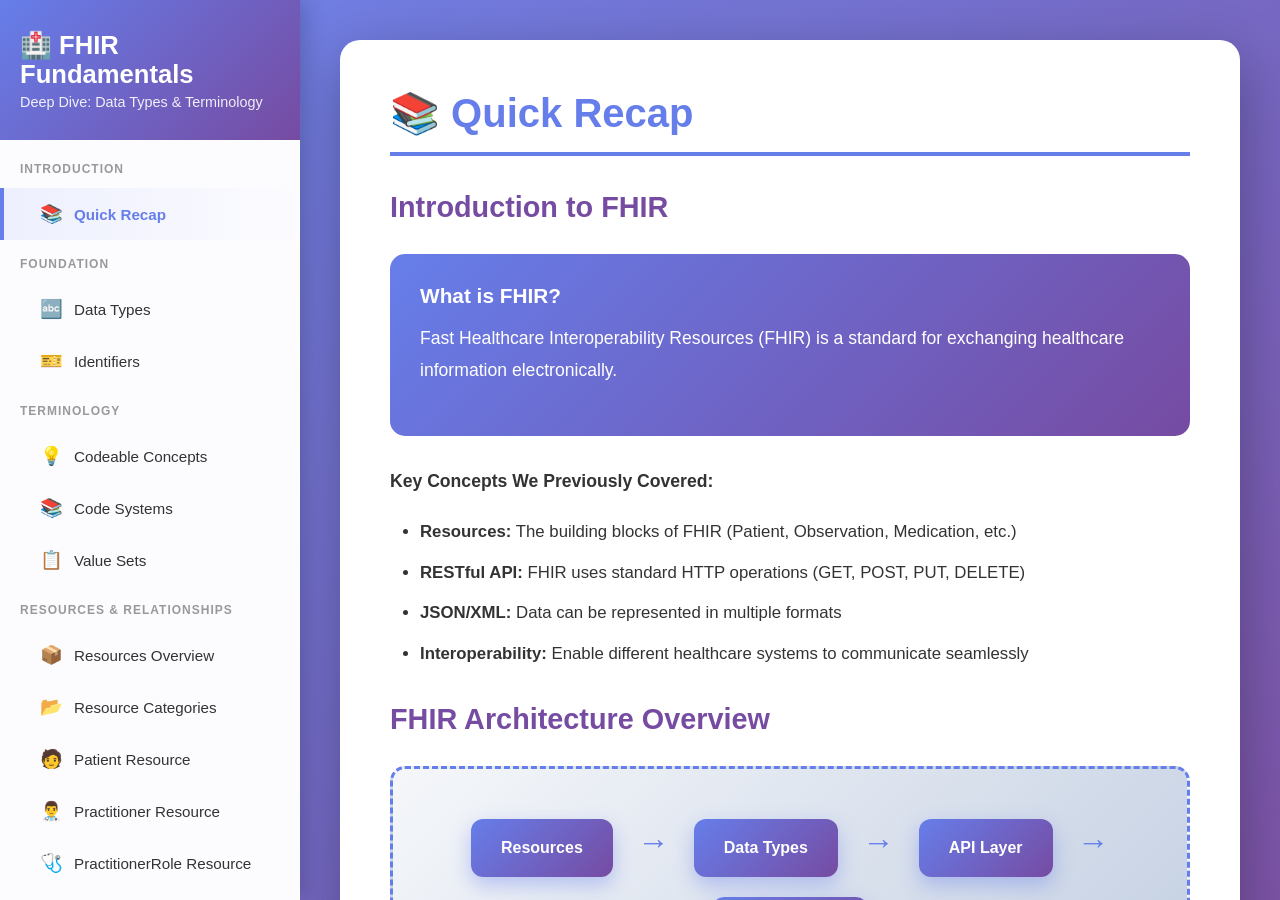
<file: fhir-fundamentals/index.html>
<!DOCTYPE html>
<html lang="en">
  <head>
    <meta charset="UTF-8" />
    <meta name="viewport" content="width=device-width, initial-scale=1.0" />
    <title>FHIR Deep Dive - Data Types & Terminology</title>
    <style>
      * {
        margin: 0;
        padding: 0;
        box-sizing: border-box;
      }

      body {
        font-family: "Segoe UI", Tahoma, Geneva, Verdana, sans-serif;
        background: linear-gradient(135deg, #667eea 0%, #764ba2 100%);
        min-height: 100vh;
        overflow: hidden;
      }

      .app-container {
        display: flex;
        height: 100vh;
      }

      /* Sidebar */
      .sidebar {
        width: 300px;
        background: rgba(255, 255, 255, 0.98);
        backdrop-filter: blur(10px);
        box-shadow: 5px 0 20px rgba(0, 0, 0, 0.2);
        overflow-y: auto;
        z-index: 100;
      }

      .sidebar-header {
        padding: 30px 20px;
        background: linear-gradient(135deg, #667eea 0%, #764ba2 100%);
        color: white;
        position: sticky;
        top: 0;
        z-index: 10;
      }

      .sidebar-header h1 {
        font-size: 1.6em;
        margin-bottom: 5px;
      }

      .sidebar-header p {
        font-size: 0.9em;
        opacity: 0.9;
      }

      .sidebar-menu {
        padding: 10px 0;
      }

      .menu-section {
        margin-bottom: 5px;
      }

      .menu-section-title {
        padding: 12px 20px;
        font-size: 0.75em;
        font-weight: 700;
        text-transform: uppercase;
        color: #999;
        letter-spacing: 1px;
      }

      .menu-item {
        padding: 15px 20px 15px 35px;
        cursor: pointer;
        transition: all 0.3s ease;
        border-left: 4px solid transparent;
        color: #333;
        font-size: 0.95em;
        display: flex;
        align-items: center;
        gap: 10px;
      }

      .menu-item:hover {
        background: #f5f5f5;
        border-left-color: #667eea;
      }

      .menu-item.active {
        background: linear-gradient(
          90deg,
          rgba(102, 126, 234, 0.1) 0%,
          transparent 100%
        );
        border-left-color: #667eea;
        color: #667eea;
        font-weight: 600;
      }

      .menu-item-icon {
        font-size: 1.2em;
        width: 25px;
        text-align: center;
      }

      /* Main Content */
      .main-content {
        flex: 1;
        overflow-y: auto;
        padding: 40px;
        background: rgba(255, 255, 255, 0.05);
      }

      .content-section {
        display: none;
        animation: fadeIn 0.4s ease;
      }

      .content-section.active {
        display: block;
      }

      @keyframes fadeIn {
        from {
          opacity: 0;
          transform: translateY(20px);
        }
        to {
          opacity: 1;
          transform: translateY(0);
        }
      }

      .content-card {
        background: white;
        border-radius: 20px;
        padding: 50px;
        box-shadow: 0 20px 60px rgba(0, 0, 0, 0.3);
        margin-bottom: 30px;
      }

      .content-card h2 {
        color: #667eea;
        font-size: 2.5em;
        margin-bottom: 30px;
        border-bottom: 4px solid #667eea;
        padding-bottom: 15px;
      }

      .content-card h3 {
        color: #764ba2;
        font-size: 1.8em;
        margin: 35px 0 20px 0;
      }

      .content-card h4 {
        color: #667eea;
        font-size: 1.3em;
        margin: 25px 0 15px 0;
      }

      .content-card p {
        font-size: 1.1em;
        color: #333;
        line-height: 1.8;
        margin-bottom: 20px;
      }

      .content-card ul,
      .content-card ol {
        margin: 20px 0 20px 30px;
      }

      .content-card li {
        font-size: 1.05em;
        margin-bottom: 12px;
        color: #333;
        line-height: 1.7;
      }

      .compare-table-container {
        margin: 20px 0 10px 0;
        overflow-x: auto;
        border-radius: 16px;
        border: 1px solid rgba(102, 126, 234, 0.25);
        background: linear-gradient(
          135deg,
          rgba(102, 126, 234, 0.06) 0%,
          rgba(118, 75, 162, 0.06) 100%
        );
      }

      .compare-table {
        width: 100%;
        border-collapse: separate;
        border-spacing: 0;
        min-width: 720px;
      }

      .compare-table th {
        text-align: left;
        padding: 16px 18px;
        font-size: 1em;
        color: white;
        background: linear-gradient(135deg, #667eea 0%, #764ba2 100%);
      }

      .compare-table th:first-child {
        border-top-left-radius: 16px;
      }

      .compare-table th:last-child {
        border-top-right-radius: 16px;
      }

      .compare-table td {
        vertical-align: top;
        padding: 16px 18px;
        font-size: 1.02em;
        color: #333;
        background: rgba(255, 255, 255, 0.92);
        border-top: 1px solid rgba(102, 126, 234, 0.18);
      }

      .compare-table td:first-child {
        font-weight: 700;
        color: #764ba2;
        width: 22%;
        background: rgba(255, 255, 255, 0.98);
      }

      .compare-table .cell-lines div {
        margin-bottom: 8px;
        line-height: 1.55;
      }

      .compare-table .cell-lines div:last-child {
        margin-bottom: 0;
      }

      /* Highlight Box */
      .highlight {
        background: linear-gradient(135deg, #667eea 0%, #764ba2 100%);
        padding: 30px;
        border-radius: 15px;
        margin: 30px 0;
        color: white;
      }

      .highlight h3,
      .highlight h4 {
        color: white !important;
        margin-top: 0;
      }

      .highlight p,
      .highlight li {
        color: white !important;
      }

      .highlight .grid-box p,
      .highlight .grid-box li {
        color: #333 !important;
      }

      /* Code Container */
      .code-container {
        background: #1e1e1e;
        border-radius: 12px;
        margin: 25px 0;
        overflow: hidden;
        box-shadow: 0 10px 30px rgba(0, 0, 0, 0.3);
      }

      .code-header {
        background: #2d2d30;
        padding: 12px 20px;
        display: flex;
        justify-content: space-between;
        align-items: center;
        border-bottom: 2px solid #3e3e42;
      }

      .code-title {
        color: #fff;
        font-weight: 600;
        font-size: 0.9em;
      }

      .code-lang {
        background: #667eea;
        color: white;
        padding: 4px 12px;
        border-radius: 12px;
        font-size: 0.8em;
        font-weight: 600;
      }

      .code-lang:is(button) {
        border: none;
        cursor: pointer;
        transition: all 0.3s ease;
      }

      .code-lang:is(button):hover {
        background: #5a6fd8;
        transform: translateY(-1px);
      }

      .code-lang.active {
        background: #4caf50;
      }

      .view-toggle-btn {
        background: #764ba2;
        color: white;
        padding: 4px 12px;
        border-radius: 12px;
        font-size: 0.8em;
        font-weight: 600;
        border: none;
        cursor: pointer;
        transition: all 0.3s ease;
        margin-left: 8px;
      }

      .view-toggle-btn:hover {
        background: #6a3d8a;
        transform: translateY(-1px);
      }

      .view-toggle-btn.active {
        background: #4caf50;
      }

      .view-toggle-group {
        display: flex;
        align-items: center;
        gap: 8px;
      }

      .visual-ui-container {
        display: none;
        padding: 25px;
        background: linear-gradient(135deg, #f5f7fa 0%, #c3cfe2 100%);
        border-radius: 12px;
        min-height: 200px;
      }

      .visual-ui-container.active {
        display: block;
      }

      .code-block.hidden {
        display: none;
      }

      .code-block {
        padding: 25px;
        overflow-x: auto;
        font-family: "Consolas", "Monaco", "Courier New", monospace;
        font-size: 0.95em;
        line-height: 2;
        color: #d4d4d4;
      }

      .code-line {
        display: block;
        padding-left: 0;
      }

      .indent-0 {
        padding-left: 0;
      }
      .indent-1 {
        padding-left: 20px;
      }
      .indent-2 {
        padding-left: 40px;
      }
      .indent-3 {
        padding-left: 60px;
      }
      .indent-4 {
        padding-left: 80px;
      }
      .indent-5 {
        padding-left: 100px;
      }

      .key {
        color: #9cdcfe;
      }
      .string {
        color: #ce9178;
      }
      .number {
        color: #b5cea8;
      }
      .boolean {
        color: #569cd6;
      }
      .bracket {
        color: #ffd700;
      }
      .comment {
        color: #6a9955;
        font-style: italic;
      }

      /* Example Box */
      .example-box {
        background: #f0f4ff;
        border-left: 5px solid #667eea;
        padding: 30px;
        margin: 30px 0;
        border-radius: 10px;
      }

      .example-box h4 {
        margin-top: 0;
      }

      /* Key Point */
      .key-point {
        background: #fff3cd;
        border-left: 5px solid #ffc107;
        padding: 25px;
        margin: 30px 0;
        border-radius: 10px;
      }

      /* Table */
      .comparison-table {
        width: 100%;
        border-collapse: collapse;
        margin: 30px 0;
        box-shadow: 0 5px 20px rgba(0, 0, 0, 0.1);
        border-radius: 10px;
        overflow: hidden;
      }

      .comparison-table th {
        background: linear-gradient(135deg, #667eea 0%, #764ba2 100%);
        color: white;
        padding: 18px;
        text-align: left;
        font-size: 1em;
      }

      .comparison-table td {
        padding: 18px;
        border-bottom: 1px solid #ddd;
        font-size: 1em;
      }

      .comparison-table tr:hover {
        background: #f5f5f5;
      }

      .comparison-table tr:last-child td {
        border-bottom: none;
      }

      /* Grid Boxes */
      .grid-boxes {
        display: grid;
        grid-template-columns: repeat(auto-fit, minmax(280px, 1fr));
        gap: 25px;
        margin: 30px 0;
      }

      .grid-boxes-2-col {
        display: grid;
        grid-template-columns: repeat(2, 1fr);
        gap: 25px;
        margin: 30px 0;
      }

      @media (max-width: 768px) {
        .grid-boxes-2-col {
          grid-template-columns: 1fr;
        }
      }

      .grid-box {
        background: white;
        border: 3px solid #667eea;
        border-radius: 15px;
        padding: 30px;
        transition: border-color 0.3s ease;
      }

      .grid-box:hover {
        border-color: #764ba2;
      }

      .grid-box h4 {
        color: #667eea;
        margin-top: 0;
      }

      /* Visual Diagram */
      .visual-diagram {
        background: linear-gradient(135deg, #f5f7fa 0%, #c3cfe2 100%);
        border: 3px dashed #667eea;
        border-radius: 15px;
        padding: 40px;
        margin: 30px 0;
        text-align: center;
      }

      .box {
        display: inline-block;
        background: linear-gradient(135deg, #667eea 0%, #764ba2 100%);
        color: white;
        padding: 20px 30px;
        margin: 10px;
        border-radius: 12px;
        box-shadow: 0 8px 20px rgba(102, 126, 234, 0.4);
        font-weight: 600;
        font-size: 1em;
      }

      .arrow {
        font-size: 2em;
        color: #667eea;
        margin: 0 10px;
        font-weight: bold;
      }

      /* Mobile Menu Toggle */
      .mobile-menu-toggle {
        display: none;
        position: fixed;
        top: 20px;
        left: 20px;
        z-index: 1000;
        background: linear-gradient(135deg, #667eea 0%, #764ba2 100%);
        color: white;
        width: 50px;
        height: 50px;
        border-radius: 50%;
        border: none;
        font-size: 1.5em;
        cursor: pointer;
        box-shadow: 0 5px 20px rgba(0, 0, 0, 0.3);
      }

      /* Responsive */
      @media (max-width: 968px) {
        .sidebar {
          position: fixed;
          left: -300px;
          height: 100vh;
          transition: left 0.3s ease;
        }

        .sidebar.open {
          left: 0;
        }

        .mobile-menu-toggle {
          display: flex;
          align-items: center;
          justify-content: center;
        }

        .main-content {
          padding: 80px 20px 20px 20px;
        }

        .content-card {
          padding: 30px 20px;
        }

        .content-card h2 {
          font-size: 1.8em;
        }
      }

      /* Scrollbar Styling */
      .sidebar::-webkit-scrollbar,
      .main-content::-webkit-scrollbar {
        width: 8px;
      }

      .sidebar::-webkit-scrollbar-track,
      .main-content::-webkit-scrollbar-track {
        background: rgba(0, 0, 0, 0.1);
      }

      .sidebar::-webkit-scrollbar-thumb,
      .main-content::-webkit-scrollbar-thumb {
        background: #667eea;
        border-radius: 10px;
      }

      .sidebar::-webkit-scrollbar-thumb:hover,
      .main-content::-webkit-scrollbar-thumb:hover {
        background: #764ba2;
      }

      /* Visual Example Button */
      .visual-example-btn {
        background: linear-gradient(135deg, #667eea 0%, #764ba2 100%);
        color: white;
        border: none;
        padding: 12px 24px;
        border-radius: 8px;
        cursor: pointer;
        font-size: 0.95em;
        font-weight: 600;
        margin-top: 15px;
        transition: all 0.3s ease;
        display: inline-flex;
        align-items: center;
        gap: 8px;
        box-shadow: 0 4px 15px rgba(102, 126, 234, 0.3);
      }

      .visual-example-btn:hover {
        transform: translateY(-2px);
        box-shadow: 0 6px 20px rgba(102, 126, 234, 0.4);
      }

      .visual-example-btn:active {
        transform: translateY(0);
      }

      /* Modal Overlay */
      .visual-modal {
        display: none;
        position: fixed;
        top: 0;
        left: 0;
        width: 100%;
        height: 100%;
        background: rgba(0, 0, 0, 0.8);
        z-index: 10000;
        overflow-y: auto;
        animation: fadeIn 0.3s ease;
      }

      .visual-modal.active {
        display: flex;
        align-items: center;
        justify-content: center;
        padding: 20px;
      }

      .visual-modal-content {
        background: white;
        border-radius: 20px;
        padding: 40px;
        max-width: 900px;
        width: 100%;
        max-height: 90vh;
        overflow-y: auto;
        position: relative;
        box-shadow: 0 20px 60px rgba(0, 0, 0, 0.5);
        animation: slideUp 0.4s ease;
      }

      @keyframes slideUp {
        from {
          opacity: 0;
          transform: translateY(50px);
        }
        to {
          opacity: 1;
          transform: translateY(0);
        }
      }

      .visual-modal-header {
        display: flex;
        justify-content: space-between;
        align-items: center;
        margin-bottom: 30px;
        padding-bottom: 20px;
        border-bottom: 3px solid #667eea;
      }

      .visual-modal-header h3 {
        color: #667eea;
        font-size: 1.8em;
        margin: 0;
      }

      .close-modal {
        background: #f0f0f0;
        border: none;
        width: 40px;
        height: 40px;
        border-radius: 50%;
        cursor: pointer;
        font-size: 1.5em;
        color: #666;
        display: flex;
        align-items: center;
        justify-content: center;
        transition: all 0.3s ease;
      }

      .close-modal:hover {
        background: #667eea;
        color: white;
        transform: rotate(90deg);
      }

      /* Animated Visual Container */
      .animated-visual {
        margin: 20px 0;
        padding: 30px;
        background: linear-gradient(135deg, #f5f7fa 0%, #c3cfe2 100%);
        border-radius: 15px;
        min-height: 300px;
        position: relative;
        overflow: hidden;
      }

      .animated-element {
        position: absolute;
        background: linear-gradient(135deg, #667eea 0%, #764ba2 100%);
        color: white;
        padding: 15px 25px;
        border-radius: 10px;
        font-weight: 600;
        box-shadow: 0 5px 15px rgba(102, 126, 234, 0.4);
        animation: pulse 2s ease-in-out infinite;
      }

      @keyframes pulse {
        0%,
        100% {
          transform: scale(1);
          opacity: 1;
        }
        50% {
          transform: scale(1.05);
          opacity: 0.9;
        }
      }

      .animated-flow {
        display: flex;
        align-items: center;
        justify-content: center;
        gap: 20px;
        flex-wrap: wrap;
        margin: 40px 0;
      }

      .flow-box {
        background: linear-gradient(135deg, #667eea 0%, #764ba2 100%);
        color: white;
        padding: 20px 30px;
        border-radius: 12px;
        font-weight: 600;
        animation: slideIn 0.6s ease forwards;
        opacity: 0;
        box-shadow: 0 8px 20px rgba(102, 126, 234, 0.4);
      }

      .flow-box:nth-child(1) {
        animation-delay: 0.1s;
      }
      .flow-box:nth-child(2) {
        animation-delay: 0.3s;
      }
      .flow-box:nth-child(3) {
        animation-delay: 0.5s;
      }
      .flow-box:nth-child(4) {
        animation-delay: 0.7s;
      }

      @keyframes slideIn {
        from {
          opacity: 0;
          transform: translateX(-30px);
        }
        to {
          opacity: 1;
          transform: translateX(0);
        }
      }

      .flow-arrow {
        font-size: 2em;
        color: #667eea;
        animation: bounce 1s ease infinite;
      }

      @keyframes bounce {
        0%,
        100% {
          transform: translateX(0);
        }
        50% {
          transform: translateX(10px);
        }
      }

      .visual-diagram-animated {
        text-align: center;
        padding: 40px;
      }

      .data-flow {
        display: grid;
        grid-template-columns: repeat(auto-fit, minmax(200px, 1fr));
        gap: 20px;
        margin: 30px 0;
      }

      .data-card {
        background: white;
        border: 3px solid #667eea;
        border-radius: 12px;
        padding: 20px;
        text-align: center;
        animation: fadeInUp 0.6s ease forwards;
        opacity: 0;
      }

      .data-card:nth-child(1) {
        animation-delay: 0.1s;
      }
      .data-card:nth-child(2) {
        animation-delay: 0.2s;
      }
      .data-card:nth-child(3) {
        animation-delay: 0.3s;
      }
      .data-card:nth-child(4) {
        animation-delay: 0.4s;
      }

      @keyframes fadeInUp {
        from {
          opacity: 0;
          transform: translateY(30px);
        }
        to {
          opacity: 1;
          transform: translateY(0);
        }
      }

      .highlight-box-animated {
        background: linear-gradient(135deg, #667eea 0%, #764ba2 100%);
        color: white;
        padding: 25px;
        border-radius: 12px;
        margin: 20px 0;
        animation: glow 2s ease-in-out infinite;
      }

      @keyframes glow {
        0%,
        100% {
          box-shadow: 0 0 20px rgba(102, 126, 234, 0.5);
        }
        50% {
          box-shadow: 0 0 30px rgba(102, 126, 234, 0.8);
        }
      }

      .code-highlight {
        background: #1e1e1e;
        padding: 20px;
        border-radius: 10px;
        margin: 20px 0;
        position: relative;
        overflow: hidden;
      }

      .code-line-animated {
        padding: 8px 0;
        border-left: 3px solid transparent;
        padding-left: 15px;
        animation: highlightLine 3s ease infinite;
      }

      @keyframes highlightLine {
        0%,
        100% {
          border-left-color: transparent;
          background: transparent;
        }
        50% {
          border-left-color: #667eea;
          background: rgba(102, 126, 234, 0.1);
        }
      }
    </style>
  </head>
  <body>
    <button class="mobile-menu-toggle" id="menuToggle">☰</button>

    <div class="app-container">
      <!-- Sidebar -->
      <aside class="sidebar" id="sidebar">
        <div class="sidebar-header">
          <h1>🏥 FHIR Fundamentals</h1>
          <p>Deep Dive: Data Types & Terminology</p>
        </div>

        <nav class="sidebar-menu">
          <div class="menu-section">
            <div class="menu-section-title">Introduction</div>
            <div class="menu-item active" data-section="recap">
              <span class="menu-item-icon">📚</span>
              <span>Quick Recap</span>
            </div>
          </div>

          <div class="menu-section">
            <div class="menu-section-title">Foundation</div>
            <div class="menu-item" data-section="datatypes">
              <span class="menu-item-icon">🔤</span>
              <span>Data Types</span>
            </div>
            <div class="menu-item" data-section="identifiers">
              <span class="menu-item-icon">🎫</span>
              <span>Identifiers</span>
            </div>
          </div>

          <div class="menu-section">
            <div class="menu-section-title">Terminology</div>
            <div class="menu-item" data-section="codeable">
              <span class="menu-item-icon">💡</span>
              <span>Codeable Concepts</span>
            </div>
            <div class="menu-item" data-section="codesystems">
              <span class="menu-item-icon">📚</span>
              <span>Code Systems</span>
            </div>
            <div class="menu-item" data-section="valuesets">
              <span class="menu-item-icon">📋</span>
              <span>Value Sets</span>
            </div>
          </div>

          <div class="menu-section">
            <div class="menu-section-title">Resources & Relationships</div>
            <div class="menu-item" data-section="fhir-resources">
              <span class="menu-item-icon">📦</span>
              <span>Resources Overview</span>
            </div>
            <div class="menu-item" data-section="resource-categories">
              <span class="menu-item-icon">📂</span>
              <span>Resource Categories</span>
            </div>
            <div class="menu-item" data-section="resource-patient">
              <span class="menu-item-icon">🧑</span>
              <span>Patient Resource</span>
            </div>
            <div class="menu-item" data-section="resource-practitioner">
              <span class="menu-item-icon">👨‍⚕️</span>
              <span>Practitioner Resource</span>
            </div>
            <div class="menu-item" data-section="resource-practitionerrole">
              <span class="menu-item-icon">🩺</span>
              <span>PractitionerRole Resource</span>
            </div>
            <div class="menu-item" data-section="resource-organization">
              <span class="menu-item-icon">🏢</span>
              <span>Organization Resource</span>
            </div>
            
            <div class="menu-item" data-section="resource-observation">
              <span class="menu-item-icon">🔬</span>
              <span>Observation Resource</span>
            </div>
            <div class="menu-item" data-section="resource-appointment">
              <span class="menu-item-icon">📅</span>
              <span>Appointment Resource</span>
            </div>
            <div class="menu-item" data-section="resource-references">
              <span class="menu-item-icon">🔗</span>
              <span>References & Relationships</span>
            </div>
          </div>

          <div class="menu-section">
            <div class="menu-section-title">Core Concepts</div>
            <div class="menu-item" data-section="interoperability">
              <span class="menu-item-icon">🔄</span>
              <span>FHIR Interoperability</span>
            </div>
            <div class="menu-item" data-section="profiles">
              <span class="menu-item-icon">📋</span>
              <span>FHIR Profiles</span>
            </div>
            <div class="menu-item" data-section="extensions">
              <span class="menu-item-icon">🔌</span>
              <span>FHIR Extensions</span>
            </div>
          </div>

          <div class="menu-section">
            <div class="menu-section-title">Real-World Stories</div>
            <div class="menu-item" data-section="dengue-story">
              <span class="menu-item-icon">🦠</span>
              <span>Dengue Fever Case</span>
            </div>
          </div>

        </nav>
      </aside>

      <!-- Main Content -->
      <main class="main-content">
        <!-- Interoperability Section -->
        <section id="interoperability" class="content-section">
          <div class="content-card">
            <h2>🔄 FHIR Interoperability</h2>

            <style>
              .quiz-container {
                background: linear-gradient(
                  135deg,
                  #667eea1a 0%,
                  #764ba21a 100%
                );
                border: 2px solid #667eea;
                border-radius: 15px;
                padding: 30px;
                margin: 20px 0;
              }

              .quiz-question {
                font-size: 1.2em;
                font-weight: 600;
                color: #764ba2;
                margin-bottom: 20px;
                padding: 15px;
                background: white;
                border-radius: 10px;
                box-shadow: 0 4px 15px rgba(102, 126, 234, 0.1);
              }

              .show-answer-btn {
                background: linear-gradient(135deg, #667eea 0%, #764ba2 100%);
                color: white;
                border: none;
                padding: 12px 25px;
                border-radius: 8px;
                font-size: 1em;
                font-weight: 600;
                cursor: pointer;
                transition: all 0.3s ease;
                margin: 15px 0;
              }

              .show-answer-btn:hover {
                transform: translateY(-2px);
                box-shadow: 0 5px 15px rgba(102, 126, 234, 0.3);
              }

              .answer-container {
                display: none;
                background: white;
                padding: 20px;
                border-radius: 10px;
                margin-top: 15px;
                border-left: 4px solid #4caf50;
              }

              .answer-container.visible {
                display: block;
                animation: slideDown 0.3s ease;
              }

              @keyframes slideDown {
                from {
                  opacity: 0;
                  transform: translateY(-10px);
                }
                to {
                  opacity: 1;
                  transform: translateY(0);
                }
              }
            </style>

            <div class="quiz-container">
              <h4>Question</h4>
              <div class="quiz-question">
                If two systems both comply with FHIR, they'll fully
                interoperate. True or False?
              </div>
              <button class="show-answer-btn" onclick="toggleAnswer(this)">
                Show Answer
              </button>
              <div class="answer-container">
                <p><strong>Answer: False</strong></p>
                <p>
                  FHIR compliance alone doesn't guarantee full interoperability.
                  Systems need to align on specific profiles, versions, and
                  implementation guides.
                </p>
              </div>
            </div>

            <script>
              function toggleAnswer(btn) {
                const answerContainer = btn.nextElementSibling;
                answerContainer.classList.toggle("visible");
                btn.textContent = answerContainer.classList.contains("visible")
                  ? "Hide Answer"
                  : "Show Answer";
              }
            </script>
          </div>
        </section>

        <!-- Profiles Section -->
        <section id="profiles" class="content-section">
          <div class="content-card">
            <h2>📋 FHIR Profiles</h2>

            <h3>Understanding Profiles</h3>
            <div class="highlight">
              <h4>Definition</h4>
              <p>
                A Profile is a customized constraint on a base FHIR resource to
                meet specific implementation or business requirements.
              </p>
            </div>

            <h3>What Profiles Can Do</h3>
            <ul>
              <li>Restrict cardinality (e.g., change 0..1 to 1..1)</li>
              <li>
                Fix or bind values (e.g., gender must be "male" or "female")
              </li>
              <li>Limit allowed data types</li>
              <li>Define required elements</li>
              <li>Add extensions</li>
            </ul>

            <h3>Example</h3>
            <div class="example-box">
              <h4>Base resource: Patient</h4>
              <h4>Profile: TodayHealthPatientProfile</h4>
              <ul>
                <li>Patient.birthDate → mandatory (1..1)</li>
                <li>Patient.identifier → must include MRN</li>
                <li>Patient.telecom → at least one phone number required</li>
              </ul>
            </div>

            <h3>Key Characteristics</h3>
            <ul>
              <li>Profiles are defined using StructureDefinition</li>
              <li>
                They do not create new resources, they constrain existing ones
              </li>
              <li>
                Profiles are essential for interoperability between systems
              </li>
            </ul>
          </div>
        </section>

        <!-- Extensions Section -->
        <section id="extensions" class="content-section">
          <div class="content-card">
            <h2>🔌 FHIR Extensions</h2>

            <h3>Understanding Extensions</h3>
            <div class="highlight">
              <h4>Definition</h4>
              <p>
                Extensions allow you to add data elements that are not part of
                the base FHIR specification.
              </p>
            </div>

            <h3>Why Extensions Exist</h3>
            <ul>
              <li>FHIR follows the 80/20 rule</li>
              <li>Not all use cases can be covered by core resources</li>
              <li>Extensions provide flexibility without breaking standards</li>
            </ul>

            <h3>Key Rules</h3>
            <div class="key-point">
              <p>
                Extensions should be used only when no standard element exists.
              </p>
              <p>Extensions must have:</p>
              <ul>
                <li>A URL (globally unique identifier)</li>
                <li>A defined data type</li>
              </ul>
            </div>

            <h3>Example</h3>
            <div class="example-box">
              <h4>Patient with Extension</h4>
              <div class="code-container">
                <div class="code-header">
                  <span class="code-title">Patient.extension Example</span>
                  <span class="code-lang">JSON</span>
                </div>
                <div class="code-block">
                  <pre><code>{
  "resourceType": "Patient",
  "id": "patient-with-extension",
  "name": [
    {
      "family": "Doe",
      "given": ["John"]
    }
  ],
  "extension": [
    {
      "url": "http://example.org/fhir/StructureDefinition/patient-preferredLanguage",
      "valueCode": "en"
    }
  ]
}</code></pre>
                </div>
              </div>
            </div>
          </div>
        </section>

        <!-- Recap Section -->
        <section id="recap" class="content-section active">
          <div class="content-card">
            <h2>📚 Quick Recap</h2>

            <h3>Introduction to FHIR</h3>
            <div class="highlight">
              <h4>What is FHIR?</h4>
              <p>
                Fast Healthcare Interoperability Resources (FHIR) is a standard
                for exchanging healthcare information electronically.
              </p>
            </div>

            <p><strong>Key Concepts We Previously Covered:</strong></p>
            <ul>
              <li>
                <strong>Resources:</strong> The building blocks of FHIR
                (Patient, Observation, Medication, etc.)
              </li>
              <li>
                <strong>RESTful API:</strong> FHIR uses standard HTTP operations
                (GET, POST, PUT, DELETE)
              </li>
              <li>
                <strong>JSON/XML:</strong> Data can be represented in multiple
                formats
              </li>
              <li>
                <strong>Interoperability:</strong> Enable different healthcare
                systems to communicate seamlessly
              </li>
            </ul>

            <h3>FHIR Architecture Overview</h3>
            <div class="visual-diagram">
              <div class="box">Resources</div>
              <span class="arrow">→</span>
              <div class="box">Data Types</div>
              <span class="arrow">→</span>
              <div class="box">API Layer</div>
              <span class="arrow">→</span>
              <div class="box">Applications</div>
            </div>

            <h4>Architecture Layers:</h4>
            <ul>
              <li>
                <strong>Foundation Layer:</strong> Core data types, identifiers,
                and base resources
              </li>
              <li>
                <strong>Conformance Layer:</strong> Defines how systems declare
                their capabilities
              </li>
              <li>
                <strong>Clinical Layer:</strong> Clinical resources (Patient,
                Observation, Condition)
              </li>
              <li>
                <strong>Financial Layer:</strong> Billing and claims resources
              </li>
            </ul>

            <div class="key-point">
              <strong>Today's Focus:</strong> We're diving deep into the
              Foundation Layer - the building blocks that make everything else
              work!
            </div>
          </div>
        </section>

        <!-- Data Types Section -->
        <section id="datatypes" class="content-section">
          <div class="content-card">
            <h2>🔤 Data Types in FHIR</h2>

            <h3>What are Data Types?</h3>
            <p>
              Data types define the structure and format of data elements in
              FHIR resources. They ensure consistency and interoperability
              across different systems.
            </p>

            <h3>Categories of Data Types</h3>
            <table class="comparison-table">
              <thead>
                <tr>
                  <th>Category</th>
                  <th>Description</th>
                  <th>Examples</th>
                </tr>
              </thead>
              <tbody>
                <tr>
                  <td><strong>Primitive Types</strong></td>
                  <td>Simple, atomic values</td>
                  <td>string, integer, boolean, date, dateTime</td>
                </tr>
                <tr>
                  <td><strong>Complex Types</strong></td>
                  <td>Structured data with multiple elements</td>
                  <td>Address, HumanName, CodeableConcept, Identifier</td>
                </tr>
                <tr>
                  <td><strong>Special Types</strong></td>
                  <td>Domain-specific structures</td>
                  <td>Quantity, Range, Period, Reference</td>
                </tr>
              </tbody>
            </table>

            <h3>Primitive Data Types</h3>

            <div class="grid-boxes">
              <div class="grid-box">
                <h4>String</h4>
                <p>A sequence of Unicode characters</p>
                <div class="code-container">
                  <div class="code-header">
                    <span class="code-title">String Example</span>
                    <span class="code-lang">JSON</span>
                  </div>
                  <div class="code-block">
                    <span class="code-line indent-0"
                      ><span class="bracket">{</span></span
                    >
                    <span class="code-line indent-1"
                      ><span class="key">"name"</span>:
                      <span class="string">"John Doe"</span>,</span
                    >
                    <span class="code-line indent-1"
                      ><span class="key">"description"</span>:
                      <span class="string">"Patient has diabetes"</span></span
                    >
                    <span class="code-line indent-0"
                      ><span class="bracket">}</span></span
                    >
                  </div>
                </div>
              </div>

              <div class="grid-box">
                <h4>Integer & Decimal</h4>
                <p>Whole and decimal numbers</p>
                <div class="code-container">
                  <div class="code-header">
                    <span class="code-title">Number Example</span>
                    <span class="code-lang">JSON</span>
                  </div>
                  <div class="code-block">
                    <span class="code-line indent-0"
                      ><span class="bracket">{</span></span
                    >
                    <span class="code-line indent-1"
                      ><span class="key">"age"</span>:
                      <span class="number">45</span>,</span
                    >
                    <span class="code-line indent-1"
                      ><span class="key">"temperature"</span>:
                      <span class="number">98.6</span>,</span
                    >
                    <span class="code-line indent-1"
                      ><span class="key">"bloodPressure"</span>:
                      <span class="number">120</span></span
                    >
                    <span class="code-line indent-0"
                      ><span class="bracket">}</span></span
                    >
                  </div>
                </div>
              </div>

              <div class="grid-box">
                <h4>Boolean</h4>
                <p>True or false values</p>
                <div class="code-container">
                  <div class="code-header">
                    <span class="code-title">Boolean Example</span>
                    <span class="code-lang">JSON</span>
                  </div>
                  <div class="code-block">
                    <span class="code-line indent-0"
                      ><span class="bracket">{</span></span
                    >
                    <span class="code-line indent-1"
                      ><span class="key">"active"</span>:
                      <span class="boolean">true</span>,</span
                    >
                    <span class="code-line indent-1"
                      ><span class="key">"deceased"</span>:
                      <span class="boolean">false</span></span
                    >
                    <span class="code-line indent-0"
                      ><span class="bracket">}</span></span
                    >
                  </div>
                </div>
              </div>

              <div class="grid-box">
                <h4>Date & DateTime</h4>
                <p>ISO 8601 format dates</p>
                <div class="code-container">
                  <div class="code-header">
                    <span class="code-title">Date Example</span>
                    <span class="code-lang">JSON</span>
                  </div>
                  <div class="code-block">
                    <span class="code-line indent-0"
                      ><span class="bracket">{</span></span
                    >
                    <span class="code-line indent-1"
                      ><span class="key">"birthDate"</span>:
                      <span class="string">"1978-05-15"</span>,</span
                    >
                    <span class="code-line indent-1"
                      ><span class="key">"effectiveDateTime"</span>:
                      <span class="string">"2025-12-15T10:30:00Z"</span></span
                    >
                    <span class="code-line indent-0"
                      ><span class="bracket">}</span></span
                    >
                  </div>
                </div>
              </div>
            </div>

            <h3>Complex Data Types</h3>

            <div class="example-box">
              <h4>HumanName - Person's Name Structure</h4>
              <p>
                Represents a person's name with various components including
                prefixes, given names, family name, and suffixes.
              </p>
              <div class="code-container">
                <div class="code-header">
                  <span class="code-title">HumanName Example</span>
                  <div class="view-toggle-group">
                    <button
                      class="code-lang active"
                      onclick="toggleView('humanname', 'json')"
                      id="toggle-json-humanname"
                    >
                      JSON
                    </button>
                    <button
                      class="view-toggle-btn"
                      onclick="toggleView('humanname', 'visual')"
                      id="toggle-visual-humanname"
                    >
                      Visualize UI
                    </button>
                  </div>
                </div>
                <div class="code-block" id="code-humanname">
                  <span class="code-line indent-0"
                    ><span class="bracket">{</span></span
                  >
                  <span class="code-line indent-1"
                    ><span class="key">"resourceType"</span>:
                    <span class="string">"Patient"</span>,</span
                  >
                  <span class="code-line indent-1"
                    ><span class="key">"name"</span>:
                    <span class="bracket">[</span></span
                  >
                  <span class="code-line indent-2"
                    ><span class="bracket">{</span></span
                  >
                  <span class="code-line indent-3"
                    ><span class="key">"use"</span>:
                    <span class="string">"official"</span>,</span
                  >
                  <span class="code-line indent-3"
                    ><span class="key">"family"</span>:
                    <span class="string">"Smith"</span>,</span
                  >
                  <span class="code-line indent-3"
                    ><span class="key">"given"</span>:
                    <span class="bracket">[</span
                    ><span class="string">"John"</span>,
                    <span class="string">"Michael"</span
                    ><span class="bracket">]</span>,</span
                  >
                  <span class="code-line indent-3"
                    ><span class="key">"prefix"</span>:
                    <span class="bracket">[</span
                    ><span class="string">"Dr."</span
                    ><span class="bracket">]</span>,</span
                  >
                  <span class="code-line indent-3"
                    ><span class="key">"suffix"</span>:
                    <span class="bracket">[</span
                    ><span class="string">"Jr."</span
                    ><span class="bracket">]</span></span
                  >
                  <span class="code-line indent-2"
                    ><span class="bracket">}</span></span
                  >
                  <span class="code-line indent-1"
                    ><span class="bracket">]</span></span
                  >
                  <span class="code-line indent-0"
                    ><span class="bracket">}</span></span
                  >
                </div>
                <div class="visual-ui-container" id="visual-humanname">
                  <div
                    class="animated-visual"
                    style="min-height: 250px; padding: 40px"
                  >
                    <div style="text-align: center">
                      <div
                        class="flow-box"
                        style="
                          display: inline-block;
                          margin: 5px;
                          background: #ffc107;
                          color: #333;
                        "
                      >
                        Dr.
                      </div>
                      <div
                        class="flow-box"
                        style="display: inline-block; margin: 5px"
                      >
                        John
                      </div>
                      <div
                        class="flow-box"
                        style="display: inline-block; margin: 5px"
                      >
                        Michael
                      </div>
                      <div
                        class="flow-box"
                        style="
                          display: inline-block;
                          margin: 5px;
                          background: #4caf50;
                        "
                      >
                        Smith
                      </div>
                      <div
                        class="flow-box"
                        style="
                          display: inline-block;
                          margin: 5px;
                          background: #ff9800;
                          color: white;
                        "
                      >
                        Jr.
                      </div>
                    </div>
                    <div style="margin-top: 30px; text-align: center">
                      <div
                        style="
                          display: inline-block;
                          margin: 10px;
                          padding: 10px 20px;
                          background: #e3f2fd;
                          border-radius: 8px;
                        "
                      >
                        <strong>Prefix:</strong> Dr.
                      </div>
                      <div
                        style="
                          display: inline-block;
                          margin: 10px;
                          padding: 10px 20px;
                          background: #e3f2fd;
                          border-radius: 8px;
                        "
                      >
                        <strong>Given:</strong> John, Michael
                      </div>
                      <div
                        style="
                          display: inline-block;
                          margin: 10px;
                          padding: 10px 20px;
                          background: #e3f2fd;
                          border-radius: 8px;
                        "
                      >
                        <strong>Family:</strong> Smith
                      </div>
                      <div
                        style="
                          display: inline-block;
                          margin: 10px;
                          padding: 10px 20px;
                          background: #e3f2fd;
                          border-radius: 8px;
                        "
                      >
                        <strong>Suffix:</strong> Jr.
                      </div>
                    </div>
                  </div>
                  <p
                    style="
                      text-align: center;
                      margin-top: 20px;
                      font-size: 1.1em;
                    "
                  >
                    <strong>HumanName</strong> breaks down a person's name into
                    structured components: prefix, given names, family name, and
                    suffix.
                  </p>
                </div>
              </div>
            </div>

            <div class="example-box">
              <h4>Address - Structured Postal Address</h4>
              <p>
                Complete postal address with multiple lines, city, state, postal
                code, and country.
              </p>
              <div class="code-container">
                <div class="code-header">
                  <span class="code-title">Address Example</span>
                  <div class="view-toggle-group">
                    <button
                      class="code-lang active"
                      onclick="toggleView('address', 'json')"
                      id="toggle-json-address"
                    >
                      JSON
                    </button>
                    <button
                      class="view-toggle-btn"
                      onclick="toggleView('address', 'visual')"
                      id="toggle-visual-address"
                    >
                      Visualize UI
                    </button>
                  </div>
                </div>
                <div class="code-block" id="code-address">
                  <span class="code-line indent-0"
                    ><span class="bracket">{</span></span
                  >
                  <span class="code-line indent-1"
                    ><span class="key">"address"</span>:
                    <span class="bracket">[</span></span
                  >
                  <span class="code-line indent-2"
                    ><span class="bracket">{</span></span
                  >
                  <span class="code-line indent-3"
                    ><span class="key">"use"</span>:
                    <span class="string">"home"</span>,</span
                  >
                  <span class="code-line indent-3"
                    ><span class="key">"type"</span>:
                    <span class="string">"physical"</span>,</span
                  >
                  <span class="code-line indent-3"
                    ><span class="key">"line"</span>:
                    <span class="bracket">[</span></span
                  >
                  <span class="code-line indent-4"
                    ><span class="string">"123 Main Street"</span>,</span
                  >
                  <span class="code-line indent-4"
                    ><span class="string">"Apt 4B"</span></span
                  >
                  <span class="code-line indent-3"
                    ><span class="bracket">]</span>,</span
                  >
                  <span class="code-line indent-3"
                    ><span class="key">"city"</span>:
                    <span class="string">"Boston"</span>,</span
                  >
                  <span class="code-line indent-3"
                    ><span class="key">"state"</span>:
                    <span class="string">"MA"</span>,</span
                  >
                  <span class="code-line indent-3"
                    ><span class="key">"postalCode"</span>:
                    <span class="string">"02101"</span>,</span
                  >
                  <span class="code-line indent-3"
                    ><span class="key">"country"</span>:
                    <span class="string">"USA"</span></span
                  >
                  <span class="code-line indent-2"
                    ><span class="bracket">}</span></span
                  >
                  <span class="code-line indent-1"
                    ><span class="bracket">]</span></span
                  >
                  <span class="code-line indent-0"
                    ><span class="bracket">}</span></span
                  >
                </div>
                <div class="visual-ui-container" id="visual-address">
                  <div
                    class="animated-visual"
                    style="min-height: 300px; padding: 40px"
                  >
                    <div
                      style="
                        background: white;
                        padding: 30px;
                        border-radius: 12px;
                        box-shadow: 0 5px 15px rgba(0, 0, 0, 0.1);
                      "
                    >
                      <div
                        class="data-card"
                        style="margin: 10px 0; text-align: left; padding: 15px"
                      >
                        <strong>Line 1:</strong> 123 Main Street
                      </div>
                      <div
                        class="data-card"
                        style="margin: 10px 0; text-align: left; padding: 15px"
                      >
                        <strong>Line 2:</strong> Apt 4B
                      </div>
                      <div
                        class="data-card"
                        style="margin: 10px 0; text-align: left; padding: 15px"
                      >
                        <strong>City:</strong> Boston
                      </div>
                      <div
                        class="data-card"
                        style="margin: 10px 0; text-align: left; padding: 15px"
                      >
                        <strong>State:</strong> MA
                      </div>
                      <div
                        class="data-card"
                        style="margin: 10px 0; text-align: left; padding: 15px"
                      >
                        <strong>Postal Code:</strong> 02101
                      </div>
                      <div
                        class="data-card"
                        style="margin: 10px 0; text-align: left; padding: 15px"
                      >
                        <strong>Country:</strong> USA
                      </div>
                    </div>
                  </div>
                  <p
                    style="
                      text-align: center;
                      margin-top: 20px;
                      font-size: 1.1em;
                    "
                  >
                    An <strong>Address</strong> structure organizes location
                    information into multiple address lines, city, state, postal
                    code, and country.
                  </p>
                </div>
              </div>
            </div>

            <div class="example-box">
              <h4>ContactPoint - Communication Details</h4>
              <p>
                Contact details such as phone numbers and email addresses with
                usage context.
              </p>
              <div class="code-container">
                <div class="code-header">
                  <span class="code-title">ContactPoint Example</span>
                  <span class="code-lang">JSON</span>
                </div>
                <div class="code-block">
                  <span class="code-line indent-0"
                    ><span class="bracket">{</span></span
                  >
                  <span class="code-line indent-1"
                    ><span class="key">"telecom"</span>:
                    <span class="bracket">[</span></span
                  >
                  <span class="code-line indent-2"
                    ><span class="bracket">{</span></span
                  >
                  <span class="code-line indent-3"
                    ><span class="key">"system"</span>:
                    <span class="string">"phone"</span>,</span
                  >
                  <span class="code-line indent-3"
                    ><span class="key">"value"</span>:
                    <span class="string">"+1-617-555-1234"</span>,</span
                  >
                  <span class="code-line indent-3"
                    ><span class="key">"use"</span>:
                    <span class="string">"mobile"</span>,</span
                  >
                  <span class="code-line indent-3"
                    ><span class="key">"rank"</span>:
                    <span class="number">1</span></span
                  >
                  <span class="code-line indent-2"
                    ><span class="bracket">}</span>,</span
                  >
                  <span class="code-line indent-2"
                    ><span class="bracket">{</span></span
                  >
                  <span class="code-line indent-3"
                    ><span class="key">"system"</span>:
                    <span class="string">"email"</span>,</span
                  >
                  <span class="code-line indent-3"
                    ><span class="key">"value"</span>:
                    <span class="string">"john.smith@example.com"</span>,</span
                  >
                  <span class="code-line indent-3"
                    ><span class="key">"use"</span>:
                    <span class="string">"work"</span></span
                  >
                  <span class="code-line indent-2"
                    ><span class="bracket">}</span></span
                  >
                  <span class="code-line indent-1"
                    ><span class="bracket">]</span></span
                  >
                  <span class="code-line indent-0"
                    ><span class="bracket">}</span></span
                  >
                </div>
              </div>
            </div>

            <div class="example-box">
              <h4>Period - Time Period</h4>
              <p>A time period defined by a start and/or end date.</p>
              <div class="code-container">
                <div class="code-header">
                  <span class="code-title">Period Example</span>
                  <span class="code-lang">JSON</span>
                </div>
                <div class="code-block">
                  <span class="code-line indent-0"
                    ><span class="bracket">{</span></span
                  >
                  <span class="code-line indent-1"
                    ><span class="key">"period"</span>:
                    <span class="bracket">{</span></span
                  >
                  <span class="code-line indent-2"
                    ><span class="key">"start"</span>:
                    <span class="string">"2025-01-01"</span>,</span
                  >
                  <span class="code-line indent-2"
                    ><span class="key">"end"</span>:
                    <span class="string">"2025-12-31"</span></span
                  >
                  <span class="code-line indent-1"
                    ><span class="bracket">}</span></span
                  >
                  <span class="code-line indent-0"
                    ><span class="bracket">}</span></span
                  >
                </div>
              </div>
            </div>

            <h3>Special Data Types</h3>
            <p>
              Special types are domain-specific structures used for healthcare
              measurements, ranges, and resource references.
            </p>

            <div class="example-box">
              <h4>Quantity - Measurements with Units</h4>
              <p>
                Represents a measured amount with a value and unit. Commonly
                used for vital signs, lab results, medication dosages, and other
                measurements.
              </p>
              <div class="code-container">
                <div class="code-header">
                  <span class="code-title">Quantity Examples</span>
                  <span class="code-lang">JSON</span>
                </div>
                <div class="code-block">
                  <span class="code-line indent-0"
                    ><span class="bracket">{</span></span
                  >
                  <span class="code-line indent-1"
                    ><span class="key">"valueQuantity"</span>:
                    <span class="bracket">{</span></span
                  >
                  <span class="code-line indent-2"
                    ><span class="key">"value"</span>:
                    <span class="number">185</span>,</span
                  >
                  <span class="code-line indent-2"
                    ><span class="key">"unit"</span>:
                    <span class="string">"mg/dL"</span>,</span
                  >
                  <span class="code-line indent-2"
                    ><span class="key">"system"</span>:
                    <span class="string">"http://unitsofmeasure.org"</span
                    >,</span
                  >
                  <span class="code-line indent-2"
                    ><span class="key">"code"</span>:
                    <span class="string">"mg/dL"</span></span
                  >
                  <span class="code-line indent-1"
                    ><span class="bracket">}</span></span
                  >
                  <span class="code-line indent-0"
                    ><span class="bracket">}</span></span
                  >
                </div>
              </div>
              <div class="grid-boxes grid-boxes-2-col" style="margin-top: 20px">
                <div class="grid-box">
                  <h4>Blood Pressure</h4>
                  <div class="code-container">
                    <div class="code-header">
                      <span class="code-title">Systolic BP</span>
                      <span class="code-lang">JSON</span>
                    </div>
                    <div class="code-block">
                      <span class="code-line indent-0"
                        ><span class="bracket">{</span></span
                      >
                      <span class="code-line indent-1"
                        ><span class="key">"value"</span>:
                        <span class="number">120</span>,</span
                      >
                      <span class="code-line indent-1"
                        ><span class="key">"unit"</span>:
                        <span class="string">"mmHg"</span></span
                      >
                      <span class="code-line indent-0"
                        ><span class="bracket">}</span></span
                      >
                    </div>
                  </div>
                </div>
                <div class="grid-box">
                  <h4>Medication Dosage</h4>
                  <div class="code-container">
                    <div class="code-header">
                      <span class="code-title">Dose</span>
                      <span class="code-lang">JSON</span>
                    </div>
                    <div class="code-block">
                      <span class="code-line indent-0"
                        ><span class="bracket">{</span></span
                      >
                      <span class="code-line indent-1"
                        ><span class="key">"value"</span>:
                        <span class="number">500</span>,</span
                      >
                      <span class="code-line indent-1"
                        ><span class="key">"unit"</span>:
                        <span class="string">"mg"</span></span
                      >
                      <span class="code-line indent-0"
                        ><span class="bracket">}</span></span
                      >
                    </div>
                  </div>
                </div>
              </div>
            </div>

            <div class="example-box">
              <h4>Range - Value Ranges</h4>
              <p>
                Represents a range of values with a low and high boundary. Used
                for normal ranges, therapeutic ranges, age ranges, and other
                interval measurements.
              </p>
              <div class="code-container">
                <div class="code-header">
                  <span class="code-title"
                    >Range Example - Normal Blood Pressure</span
                  >
                  <span class="code-lang">JSON</span>
                </div>
                <div class="code-block">
                  <span class="code-line indent-0"
                    ><span class="bracket">{</span></span
                  >
                  <span class="code-line indent-1"
                    ><span class="key">"referenceRange"</span>:
                    <span class="bracket">[</span></span
                  >
                  <span class="code-line indent-2"
                    ><span class="bracket">{</span></span
                  >
                  <span class="code-line indent-3"
                    ><span class="key">"low"</span>:
                    <span class="bracket">{</span></span
                  >
                  <span class="code-line indent-4"
                    ><span class="key">"value"</span>:
                    <span class="number">90</span>,</span
                  >
                  <span class="code-line indent-4"
                    ><span class="key">"unit"</span>:
                    <span class="string">"mmHg"</span></span
                  >
                  <span class="code-line indent-3"
                    ><span class="bracket">}</span>,</span
                  >
                  <span class="code-line indent-3"
                    ><span class="key">"high"</span>:
                    <span class="bracket">{</span></span
                  >
                  <span class="code-line indent-4"
                    ><span class="key">"value"</span>:
                    <span class="number">120</span>,</span
                  >
                  <span class="code-line indent-4"
                    ><span class="key">"unit"</span>:
                    <span class="string">"mmHg"</span></span
                  >
                  <span class="code-line indent-3"
                    ><span class="bracket">}</span></span
                  >
                  <span class="code-line indent-2"
                    ><span class="bracket">}</span></span
                  >
                  <span class="code-line indent-1"
                    ><span class="bracket">]</span></span
                  >
                  <span class="code-line indent-0"
                    ><span class="bracket">}</span></span
                  >
                </div>
              </div>
              <div class="grid-boxes grid-boxes-2-col" style="margin-top: 20px">
                <div class="grid-box">
                  <h4>Age Range</h4>
                  <div class="code-container">
                    <div class="code-header">
                      <span class="code-title">Age Group</span>
                      <span class="code-lang">JSON</span>
                    </div>
                    <div class="code-block">
                      <span class="code-line indent-0"
                        ><span class="bracket">{</span></span
                      >
                      <span class="code-line indent-1"
                        ><span class="key">"low"</span>:
                        <span class="bracket">{</span></span
                      >
                      <span class="code-line indent-2"
                        ><span class="key">"value"</span>:
                        <span class="number">18</span>,</span
                      >
                      <span class="code-line indent-2"
                        ><span class="key">"unit"</span>:
                        <span class="string">"years"</span></span
                      >
                      <span class="code-line indent-1"
                        ><span class="bracket">}</span>,</span
                      >
                      <span class="code-line indent-1"
                        ><span class="key">"high"</span>:
                        <span class="bracket">{</span></span
                      >
                      <span class="code-line indent-2"
                        ><span class="key">"value"</span>:
                        <span class="number">65</span>,</span
                      >
                      <span class="code-line indent-2"
                        ><span class="key">"unit"</span>:
                        <span class="string">"years"</span></span
                      >
                      <span class="code-line indent-1"
                        ><span class="bracket">}</span></span
                      >
                      <span class="code-line indent-0"
                        ><span class="bracket">}</span></span
                      >
                    </div>
                  </div>
                </div>
                <div class="grid-box">
                  <h4>Lab Reference Range</h4>
                  <div class="code-container">
                    <div class="code-header">
                      <span class="code-title">Glucose Normal Range</span>
                      <span class="code-lang">JSON</span>
                    </div>
                    <div class="code-block">
                      <span class="code-line indent-0"
                        ><span class="bracket">{</span></span
                      >
                      <span class="code-line indent-1"
                        ><span class="key">"low"</span>:
                        <span class="bracket">{</span></span
                      >
                      <span class="code-line indent-2"
                        ><span class="key">"value"</span>:
                        <span class="number">70</span>,</span
                      >
                      <span class="code-line indent-2"
                        ><span class="key">"unit"</span>:
                        <span class="string">"mg/dL"</span></span
                      >
                      <span class="code-line indent-1"
                        ><span class="bracket">}</span>,</span
                      >
                      <span class="code-line indent-1"
                        ><span class="key">"high"</span>:
                        <span class="bracket">{</span></span
                      >
                      <span class="code-line indent-2"
                        ><span class="key">"value"</span>:
                        <span class="number">100</span>,</span
                      >
                      <span class="code-line indent-2"
                        ><span class="key">"unit"</span>:
                        <span class="string">"mg/dL"</span></span
                      >
                      <span class="code-line indent-1"
                        ><span class="bracket">}</span></span
                      >
                      <span class="code-line indent-0"
                        ><span class="bracket">}</span></span
                      >
                    </div>
                  </div>
                </div>
              </div>
            </div>

            <div class="example-box">
              <h4>Reference - Linking Resources</h4>
              <p>
                References connect FHIR resources together. They can be relative
                (same server), absolute (full URL), or logical (by identifier).
                This is how resources form relationships in FHIR.
              </p>
              <div class="code-container">
                <div class="code-header">
                  <span class="code-title">Reference Examples</span>
                  <span class="code-lang">JSON</span>
                </div>
                <div class="code-block">
                  <span class="code-line indent-0"
                    ><span class="bracket">{</span></span
                  >
                  <span class="code-line indent-1"
                    ><span class="key">"subject"</span>:
                    <span class="bracket">{</span></span
                  >
                  <span class="code-line indent-2"
                    ><span class="key">"reference"</span>:
                    <span class="string">"Patient/p1"</span></span
                  >
                  <span class="code-line indent-1"
                    ><span class="bracket">}</span></span
                  >
                  <span class="code-line indent-0"
                    ><span class="bracket">}</span></span
                  >
                </div>
              </div>
              <div class="grid-boxes" style="margin-top: 20px">
                <div class="grid-box">
                  <h4>Relative Reference</h4>
                  <p>References a resource on the same server</p>
                  <div class="code-container">
                    <div class="code-header">
                      <span class="code-title">Same Server</span>
                      <span class="code-lang">JSON</span>
                    </div>
                    <div class="code-block">
                      <span class="code-line indent-0"
                        ><span class="bracket">{</span></span
                      >
                      <span class="code-line indent-1"
                        ><span class="key">"reference"</span>:
                        <span class="string">"Patient/123"</span></span
                      >
                      <span class="code-line indent-0"
                        ><span class="bracket">}</span></span
                      >
                    </div>
                  </div>
                </div>
                <div class="grid-box">
                  <h4>Absolute Reference</h4>
                  <p>Full URL to a resource on any server</p>
                  <div class="code-container">
                    <div class="code-header">
                      <span class="code-title">Cross-Server</span>
                      <span class="code-lang">JSON</span>
                    </div>
                    <div class="code-block">
                      <span class="code-line indent-0"
                        ><span class="bracket">{</span></span
                      >
                      <span class="code-line indent-1"
                        ><span class="key">"reference"</span>:
                        <span class="string"
                          >"https://fhir.example.org/Patient/123"</span
                        ></span
                      >
                      <span class="code-line indent-0"
                        ><span class="bracket">}</span></span
                      >
                    </div>
                  </div>
                </div>
                <div class="grid-box">
                  <h4>Logical Reference</h4>
                  <p>References by identifier when ID is unknown</p>
                  <div class="code-container">
                    <div class="code-header">
                      <span class="code-title">By Identifier</span>
                      <span class="code-lang">JSON</span>
                    </div>
                    <div class="code-block">
                      <span class="code-line indent-0"
                        ><span class="bracket">{</span></span
                      >
                      <span class="code-line indent-1"
                        ><span class="key">"identifier"</span>:
                        <span class="bracket">{</span></span
                      >
                      <span class="code-line indent-2"
                        ><span class="key">"system"</span>:
                        <span class="string"
                          >"http://hospital.org/patients"</span
                        >,</span
                      >
                      <span class="code-line indent-2"
                        ><span class="key">"value"</span>:
                        <span class="string">"MRN-12345"</span></span
                      >
                      <span class="code-line indent-1"
                        ><span class="bracket">}</span></span
                      >
                      <span class="code-line indent-0"
                        ><span class="bracket">}</span></span
                      >
                    </div>
                  </div>
                </div>
              </div>
              <div class="key-point" style="margin-top: 20px">
                <h4>💡 Common Reference Patterns</h4>
                <ul>
                  <li>
                    <strong>Observation.subject</strong> → References Patient
                  </li>
                  <li>
                    <strong>Condition.subject</strong> → References Patient
                  </li>
                  <li>
                    <strong>MedicationRequest.subject</strong> → References
                    Patient
                  </li>
                  <li>
                    <strong>Appointment.participant.actor</strong> → References
                    Patient, Practitioner, or Location
                  </li>
                  <li>
                    <strong>Encounter.subject</strong> → References Patient
                  </li>
                </ul>
              </div>
            </div>

            <div class="highlight">
              <h3>Summary: Special Types Usage</h3>
              <div class="grid-boxes">
                <div class="grid-box">
                  <h4>Quantity</h4>
                  <p>Use for:</p>
                  <ul>
                    <li>Vital signs (BP, temperature, heart rate)</li>
                    <li>Lab results (glucose, cholesterol)</li>
                    <li>Medication dosages</li>
                    <li>Any measurement with units</li>
                  </ul>
                </div>
                <div class="grid-box">
                  <h4>Range</h4>
                  <p>Use for:</p>
                  <ul>
                    <li>Normal/reference ranges</li>
                    <li>Therapeutic ranges</li>
                    <li>Age ranges</li>
                    <li>Any interval with low/high bounds</li>
                  </ul>
                </div>
                <div class="grid-box">
                  <h4>Reference</h4>
                  <p>Use for:</p>
                  <ul>
                    <li>Linking resources together</li>
                    <li>Creating relationships</li>
                    <li>Building resource graphs</li>
                    <li>Cross-referencing data</li>
                  </ul>
                </div>
              </div>
            </div>
          </div>
        </section>

        <!-- Identifiers Section -->
        <section id="identifiers" class="content-section">
          <div class="content-card">
            <h2>🎫 Identifiers in FHIR</h2>

            <h3>What is an Identifier?</h3>
            <p>
              An identifier is a unique label assigned to a resource to identify
              it across different systems. Think of it as a "business
              identifier" rather than a technical database ID.
            </p>

            <div class="highlight">
              <h4>Why Multiple Identifiers?</h4>
              <p>
                A single patient might have multiple identifiers from different
                systems:
              </p>
              <ul>
                <li>Medical Record Number (MRN)</li>
                <li>Social Security Number (SSN)</li>
                <li>Driver's License Number</li>
                <li>Insurance Member ID</li>
                <li>Passport Number</li>
              </ul>
            </div>

            <h3>Identifier Components</h3>
            <div class="grid-boxes">
              <div class="grid-box">
                <h4>System</h4>
                <p>
                  Defines the namespace/authority that issued the identifier
                </p>
              </div>
              <div class="grid-box">
                <h4>Value</h4>
                <p>The actual identifier string</p>
              </div>
              <div class="grid-box">
                <h4>Use</h4>
                <p>How the identifier is used (official, temp, etc.)</p>
              </div>
              <div class="grid-box">
                <h4>Type</h4>
                <p>What kind of identifier it is</p>
              </div>
            </div>

            <h3>Complete Identifier Structure</h3>
            <div class="example-box">
              <h4>Full Identifier Example with All Components</h4>
              <div class="code-container">
                <div class="code-header">
                  <span class="code-title"
                    >Medical Record Number Identifier</span
                  >
                  <div class="view-toggle-group">
                    <button
                      class="code-lang active"
                      onclick="toggleView('identifier-structure', 'json')"
                      id="toggle-json-identifier-structure"
                    >
                      JSON
                    </button>
                    <button
                      class="view-toggle-btn"
                      onclick="toggleView('identifier-structure', 'visual')"
                      id="toggle-visual-identifier-structure"
                    >
                      Visualize UI
                    </button>
                  </div>
                </div>
                <div class="code-block" id="code-identifier-structure">
                  <span class="code-line indent-0"
                    ><span class="bracket">{</span></span
                  >
                  <span class="code-line indent-1"
                    ><span class="key">"identifier"</span>:
                    <span class="bracket">[</span></span
                  >
                  <span class="code-line indent-2"
                    ><span class="bracket">{</span></span
                  >
                  <span class="code-line indent-3"
                    ><span class="key">"use"</span>:
                    <span class="string">"official"</span>,</span
                  >
                  <span class="code-line indent-3"
                    ><span class="key">"type"</span>:
                    <span class="bracket">{</span></span
                  >
                  <span class="code-line indent-4"
                    ><span class="key">"coding"</span>:
                    <span class="bracket">[</span></span
                  >
                  <span class="code-line indent-5"
                    ><span class="bracket">{</span></span
                  >
                  <span class="code-line indent-5"
                    ><span class="key">"system"</span>:
                    <span class="string"
                      >"http://terminology.hl7.org/CodeSystem/v2-0203"</span
                    >,</span
                  >
                  <span class="code-line indent-5"
                    ><span class="key">"code"</span>:
                    <span class="string">"MR"</span>,</span
                  >
                  <span class="code-line indent-5"
                    ><span class="key">"display"</span>:
                    <span class="string">"Medical Record Number"</span></span
                  >
                  <span class="code-line indent-5"
                    ><span class="bracket">}</span></span
                  >
                  <span class="code-line indent-4"
                    ><span class="bracket">]</span></span
                  >
                  <span class="code-line indent-3"
                    ><span class="bracket">}</span>,</span
                  >
                  <span class="code-line indent-3"
                    ><span class="key">"system"</span>:
                    <span class="string"
                      >"http://hospital.example.org/patients"</span
                    >,</span
                  >
                  <span class="code-line indent-3"
                    ><span class="key">"value"</span>:
                    <span class="string">"12345"</span>,</span
                  >
                  <span class="code-line indent-3"
                    ><span class="key">"period"</span>:
                    <span class="bracket">{</span></span
                  >
                  <span class="code-line indent-4"
                    ><span class="key">"start"</span>:
                    <span class="string">"2020-01-01"</span></span
                  >
                  <span class="code-line indent-3"
                    ><span class="bracket">}</span>,</span
                  >
                  <span class="code-line indent-3"
                    ><span class="key">"assigner"</span>:
                    <span class="bracket">{</span></span
                  >
                  <span class="code-line indent-4"
                    ><span class="key">"display"</span>:
                    <span class="string">"Example Hospital"</span></span
                  >
                  <span class="code-line indent-3"
                    ><span class="bracket">}</span></span
                  >
                  <span class="code-line indent-2"
                    ><span class="bracket">}</span></span
                  >
                  <span class="code-line indent-1"
                    ><span class="bracket">]</span></span
                  >
                  <span class="code-line indent-0"
                    ><span class="bracket">}</span></span
                  >
                </div>
              </div>
            </div>

            <h3>Real-World Identifier Examples</h3>

            <div class="grid-boxes grid-boxes-2-col">
              <div class="grid-box">
                <h4>Social Security Number</h4>
                <div class="code-container">
                  <div class="code-header">
                    <span class="code-title">SSN</span>
                    <div class="view-toggle-group">
                      <button
                        class="code-lang active"
                        onclick="toggleView('identifier-ssn', 'json')"
                        id="toggle-json-identifier-ssn"
                      >
                        JSON
                      </button>
                      <button
                        class="view-toggle-btn"
                        onclick="toggleView('identifier-ssn', 'visual')"
                        id="toggle-visual-identifier-ssn"
                      >
                        Visualize UI
                      </button>
                    </div>
                  </div>
                  <div class="code-block" id="code-identifier-ssn">
                    <span class="code-line indent-0"
                      ><span class="bracket">{</span></span
                    >
                    <span class="code-line indent-1"
                      ><span class="key">"system"</span>:
                      <span class="string"
                        >"http://hl7.org/fhir/sid/us-ssn"</span
                      >,</span
                    >
                    <span class="code-line indent-1"
                      ><span class="key">"value"</span>:
                      <span class="string">"123-45-6789"</span></span
                    >
                    <span class="code-line indent-0"
                      ><span class="bracket">}</span></span
                    >
                  </div>
                </div>
              </div>

              <div class="grid-box">
                <h4>Driver's License</h4>
                <div class="code-container">
                  <div class="code-header">
                    <span class="code-title">DL</span>
                    <div class="view-toggle-group">
                      <button
                        class="code-lang active"
                        onclick="toggleView('identifier-dl', 'json')"
                        id="toggle-json-identifier-dl"
                      >
                        JSON
                      </button>
                      <button
                        class="view-toggle-btn"
                        onclick="toggleView('identifier-dl', 'visual')"
                        id="toggle-visual-identifier-dl"
                      >
                        Visualize UI
                      </button>
                    </div>
                  </div>
                  <div class="code-block" id="code-identifier-dl">
                    <span class="code-line indent-0"
                      ><span class="bracket">{</span></span
                    >
                    <span class="code-line indent-1"
                      ><span class="key">"type"</span>:
                      <span class="bracket">{</span></span
                    >
                    <span class="code-line indent-2"
                      ><span class="key">"coding"</span>:
                      <span class="bracket">[</span></span
                    >
                    <span class="code-line indent-3"
                      ><span class="bracket">{</span></span
                    >
                    <span class="code-line indent-4"
                      ><span class="key">"code"</span>:
                      <span class="string">"DL"</span>,</span
                    >
                    <span class="code-line indent-4"
                      ><span class="key">"display"</span>:
                      <span class="string">"Driver's License"</span></span
                    >
                    <span class="code-line indent-3"
                      ><span class="bracket">}</span></span
                    >
                    <span class="code-line indent-2"
                      ><span class="bracket">]</span></span
                    >
                    <span class="code-line indent-1"
                      ><span class="bracket">}</span>,</span
                    >
                    <span class="code-line indent-1"
                      ><span class="key">"system"</span>:
                      <span class="string"
                        >"urn:oid:2.16.840.1.113883.4.3.25"</span
                      >,</span
                    >
                    <span class="code-line indent-1"
                      ><span class="key">"value"</span>:
                      <span class="string">"S99952689"</span></span
                    >
                    <span class="code-line indent-0"
                      ><span class="bracket">}</span></span
                    >
                  </div>
                </div>
              </div>

              <div class="grid-box">
                <h4>Insurance Member ID</h4>
                <div class="code-container">
                  <div class="code-header">
                    <span class="code-title">Member ID</span>
                    <div class="view-toggle-group">
                      <button
                        class="code-lang active"
                        onclick="toggleView('identifier-insurance', 'json')"
                        id="toggle-json-identifier-insurance"
                      >
                        JSON
                      </button>
                      <button
                        class="view-toggle-btn"
                        onclick="toggleView('identifier-insurance', 'visual')"
                        id="toggle-visual-identifier-insurance"
                      >
                        Visualize UI
                      </button>
                    </div>
                  </div>
                  <div class="code-block" id="code-identifier-insurance">
                    <span class="code-line indent-0"
                      ><span class="bracket">{</span></span
                    >
                    <span class="code-line indent-1"
                      ><span class="key">"type"</span>:
                      <span class="bracket">{</span></span
                    >
                    <span class="code-line indent-2"
                      ><span class="key">"coding"</span>:
                      <span class="bracket">[</span></span
                    >
                    <span class="code-line indent-3"
                      ><span class="bracket">{</span></span
                    >
                    <span class="code-line indent-4"
                      ><span class="key">"code"</span>:
                      <span class="string">"MB"</span>,</span
                    >
                    <span class="code-line indent-4"
                      ><span class="key">"display"</span>:
                      <span class="string">"Member Number"</span></span
                    >
                    <span class="code-line indent-3"
                      ><span class="bracket">}</span></span
                    >
                    <span class="code-line indent-2"
                      ><span class="bracket">]</span></span
                    >
                    <span class="code-line indent-1"
                      ><span class="bracket">}</span>,</span
                    >
                    <span class="code-line indent-1"
                      ><span class="key">"system"</span>:
                      <span class="string">"http://insurance.example.org"</span
                      >,</span
                    >
                    <span class="code-line indent-1"
                      ><span class="key">"value"</span>:
                      <span class="string">"INS-987654321"</span></span
                    >
                    <span class="code-line indent-0"
                      ><span class="bracket">}</span></span
                    >
                  </div>
                </div>
              </div>

              <div class="grid-box">
                <h4>Passport Number</h4>
                <div class="code-container">
                  <div class="code-header">
                    <span class="code-title">Passport</span>
                    <div class="view-toggle-group">
                      <button
                        class="code-lang active"
                        onclick="toggleView('identifier-passport', 'json')"
                        id="toggle-json-identifier-passport"
                      >
                        JSON
                      </button>
                      <button
                        class="view-toggle-btn"
                        onclick="toggleView('identifier-passport', 'visual')"
                        id="toggle-visual-identifier-passport"
                      >
                        Visualize UI
                      </button>
                    </div>
                  </div>
                  <div class="code-block" id="code-identifier-passport">
                    <span class="code-line indent-0"
                      ><span class="bracket">{</span></span
                    >
                    <span class="code-line indent-1"
                      ><span class="key">"type"</span>:
                      <span class="bracket">{</span></span
                    >
                    <span class="code-line indent-2"
                      ><span class="key">"coding"</span>:
                      <span class="bracket">[</span></span
                    >
                    <span class="code-line indent-3"
                      ><span class="bracket">{</span></span
                    >
                    <span class="code-line indent-4"
                      ><span class="key">"code"</span>:
                      <span class="string">"PPN"</span>,</span
                    >
                    <span class="code-line indent-4"
                      ><span class="key">"display"</span>:
                      <span class="string">"Passport Number"</span></span
                    >
                    <span class="code-line indent-3"
                      ><span class="bracket">}</span></span
                    >
                    <span class="code-line indent-2"
                      ><span class="bracket">]</span></span
                    >
                    <span class="code-line indent-1"
                      ><span class="bracket">}</span>,</span
                    >
                    <span class="code-line indent-1"
                      ><span class="key">"system"</span>:
                      <span class="string"
                        >"http://hl7.org/fhir/sid/passport-USA"</span
                      >,</span
                    >
                    <span class="code-line indent-1"
                      ><span class="key">"value"</span>:
                      <span class="string">"123456789"</span></span
                    >
                    <span class="code-line indent-0"
                      ><span class="bracket">}</span></span
                    >
                  </div>
                </div>
              </div>
            </div>
          </div>
        </section>

        <!-- Codeable Concepts Section -->
        <section id="codeable" class="content-section">
          <div class="content-card">
            <h2>💡 Codeable Concepts</h2>

            <h3>What is a CodeableConcept?</h3>
            <p>
              A CodeableConcept represents a value that can be coded using one
              or more coding systems. It allows expressing the same medical
              concept in multiple terminologies simultaneously.
            </p>

            <div class="highlight">
              <h4>Think of it as:</h4>
              <p>
                A concept that can be described using codes from different
                medical terminologies (LOINC, SNOMED CT, ICD-10, etc.) plus a
                human-readable text description.
              </p>
              <p style="margin-top: 15px">
                <strong>Example:</strong> "Diabetes" can be represented in
                SNOMED CT, ICD-10, and your hospital's internal coding system -
                all at once!
              </p>
            </div>

            <h3>CodeableConcept Structure</h3>
            <table class="comparison-table">
              <thead>
                <tr>
                  <th>Element</th>
                  <th>Type</th>
                  <th>Description</th>
                </tr>
              </thead>
              <tbody>
                <tr>
                  <td><strong>coding</strong></td>
                  <td>Array</td>
                  <td>Array of Coding objects from different code systems</td>
                </tr>
                <tr>
                  <td><strong>text</strong></td>
                  <td>String</td>
                  <td>Human-readable plain text representation</td>
                </tr>
              </tbody>
            </table>

            <h3>Complete CodeableConcept Example</h3>
            <div class="example-box">
              <h4>Diabetes Diagnosis - Multiple Coding Systems</h4>
              <p>
                This example shows how a single diagnosis can be represented in
                three different coding systems:
              </p>
              <div class="code-container">
                <div class="code-header">
                  <span class="code-title">Diabetes Coded Three Ways</span>
                  <div class="view-toggle-group">
                    <button
                      class="code-lang active"
                      onclick="toggleView('codeableconcept', 'json')"
                      id="toggle-json-codeableconcept"
                    >
                      JSON
                    </button>
                    <button
                      class="view-toggle-btn"
                      onclick="toggleView('codeableconcept', 'visual')"
                      id="toggle-visual-codeableconcept"
                    >
                      Visualize UI
                    </button>
                  </div>
                </div>
                <div class="code-block" id="code-codeableconcept">
                  <span class="code-line indent-0"
                    ><span class="bracket">{</span></span
                  >
                  <span class="code-line indent-1"
                    ><span class="key">"code"</span>:
                    <span class="bracket">{</span></span
                  >
                  <span class="code-line indent-2"
                    ><span class="key">"coding"</span>:
                    <span class="bracket">[</span></span
                  >
                  <span class="code-line indent-3"
                    ><span class="bracket">{</span></span
                  >
                  <span class="code-line indent-4"
                    ><span class="key">"system"</span>:
                    <span class="string">"http://snomed.info/sct"</span>,</span
                  >
                  <span class="code-line indent-4"
                    ><span class="key">"code"</span>:
                    <span class="string">"73211009"</span>,</span
                  >
                  <span class="code-line indent-4"
                    ><span class="key">"display"</span>:
                    <span class="string">"Diabetes mellitus"</span></span
                  >
                  <span class="code-line indent-3"
                    ><span class="bracket">}</span>,</span
                  >
                  <span class="code-line indent-3"
                    ><span class="bracket">{</span></span
                  >
                  <span class="code-line indent-4"
                    ><span class="key">"system"</span>:
                    <span class="string">"http://hl7.org/fhir/sid/icd-10"</span
                    >,</span
                  >
                  <span class="code-line indent-4"
                    ><span class="key">"code"</span>:
                    <span class="string">"E11"</span>,</span
                  >
                  <span class="code-line indent-4"
                    ><span class="key">"display"</span>:
                    <span class="string">"Type 2 diabetes mellitus"</span></span
                  >
                  <span class="code-line indent-3"
                    ><span class="bracket">}</span>,</span
                  >
                  <span class="code-line indent-3"
                    ><span class="bracket">{</span></span
                  >
                  <span class="code-line indent-4"
                    ><span class="key">"system"</span>:
                    <span class="string"
                      >"http://hospital.example.org/codes"</span
                    >,</span
                  >
                  <span class="code-line indent-4"
                    ><span class="key">"code"</span>:
                    <span class="string">"DM-002"</span>,</span
                  >
                  <span class="code-line indent-4"
                    ><span class="key">"display"</span>:
                    <span class="string">"Diabetes Type 2"</span></span
                  >
                  <span class="code-line indent-3"
                    ><span class="bracket">}</span></span
                  >
                  <span class="code-line indent-2"
                    ><span class="bracket">]</span>,</span
                  >
                  <span class="code-line indent-2"
                    ><span class="key">"text"</span>:
                    <span class="string">"Type 2 Diabetes Mellitus"</span></span
                  >
                  <span class="code-line indent-1"
                    ><span class="bracket">}</span></span
                  >
                  <span class="code-line indent-0"
                    ><span class="bracket">}</span></span
                  >
                </div>
              </div>
            </div>

            <h3>Why Multiple Codings?</h3>
            <div class="grid-boxes">
              <div class="grid-box">
                <h4>🌐 Interoperability</h4>
                <p>
                  Different healthcare systems use different terminologies.
                  Multiple codings ensure your data works everywhere.
                </p>
              </div>
              <div class="grid-box">
                <h4>🎯 Specificity</h4>
                <p>
                  Some code systems are more detailed than others. You can
                  provide both general and specific codes.
                </p>
              </div>
              <div class="grid-box">
                <h4>🌍 Regional Requirements</h4>
                <p>
                  Different countries or regions may require specific coding
                  systems for legal or regulatory purposes.
                </p>
              </div>
              <div class="grid-box">
                <h4>💰 Billing vs Clinical</h4>
                <p>
                  ICD codes for billing and insurance, SNOMED CT for detailed
                  clinical documentation.
                </p>
              </div>
            </div>

            <h3>More CodeableConcept Examples</h3>

            <div class="example-box">
              <h4>Blood Type</h4>
              <div class="code-container">
                <div class="code-header">
                  <span class="code-title">Blood Type A+</span>
                  <div class="view-toggle-group">
                    <button
                      class="code-lang active"
                      onclick="toggleView('blood-type', 'json')"
                      id="toggle-json-blood-type"
                    >
                      JSON
                    </button>
                    <button
                      class="view-toggle-btn"
                      onclick="toggleView('blood-type', 'visual')"
                      id="toggle-visual-blood-type"
                    >
                      Visualize UI
                    </button>
                  </div>
                </div>
                <div class="code-block" id="code-blood-type">
                  <span class="code-line indent-0"
                    ><span class="bracket">{</span></span
                  >
                  <span class="code-line indent-1"
                    ><span class="key">"coding"</span>:
                    <span class="bracket">[</span></span
                  >
                  <span class="code-line indent-2"
                    ><span class="bracket">{</span></span
                  >
                  <span class="code-line indent-3"
                    ><span class="key">"system"</span>:
                    <span class="string">"http://snomed.info/sct"</span>,</span
                  >
                  <span class="code-line indent-3"
                    ><span class="key">"code"</span>:
                    <span class="string">"112144000"</span>,</span
                  >
                  <span class="code-line indent-3"
                    ><span class="key">"display"</span>:
                    <span class="string"
                      >"Blood group A Rh(D) positive"</span
                    ></span
                  >
                  <span class="code-line indent-2"
                    ><span class="bracket">}</span></span
                  >
                  <span class="code-line indent-1"
                    ><span class="bracket">]</span>,</span
                  >
                  <span class="code-line indent-1"
                    ><span class="key">"text"</span>:
                    <span class="string">"A positive"</span></span
                  >
                  <span class="code-line indent-0"
                    ><span class="bracket">}</span></span
                  >
                </div>
              </div>
            </div>

            <div class="example-box">
              <h4>Medication - Aspirin</h4>
              <div class="code-container">
                <div class="code-header">
                  <span class="code-title">Aspirin in Multiple Systems</span>
                  <span class="code-lang">JSON</span>
                </div>
                <div class="code-block">
                  <span class="code-line indent-0"
                    ><span class="bracket">{</span></span
                  >
                  <span class="code-line indent-1"
                    ><span class="key">"coding"</span>:
                    <span class="bracket">[</span></span
                  >
                  <span class="code-line indent-2"
                    ><span class="bracket">{</span></span
                  >
                  <span class="code-line indent-3"
                    ><span class="key">"system"</span>:
                    <span class="string"
                      >"http://www.nlm.nih.gov/research/umls/rxnorm"</span
                    >,</span
                  >
                  <span class="code-line indent-3"
                    ><span class="key">"code"</span>:
                    <span class="string">"1191"</span>,</span
                  >
                  <span class="code-line indent-3"
                    ><span class="key">"display"</span>:
                    <span class="string">"Aspirin"</span></span
                  >
                  <span class="code-line indent-2"
                    ><span class="bracket">}</span>,</span
                  >
                  <span class="code-line indent-2"
                    ><span class="bracket">{</span></span
                  >
                  <span class="code-line indent-3"
                    ><span class="key">"system"</span>:
                    <span class="string">"http://snomed.info/sct"</span>,</span
                  >
                  <span class="code-line indent-3"
                    ><span class="key">"code"</span>:
                    <span class="string">"387458008"</span>,</span
                  >
                  <span class="code-line indent-3"
                    ><span class="key">"display"</span>:
                    <span class="string">"Aspirin (substance)"</span></span
                  >
                  <span class="code-line indent-2"
                    ><span class="bracket">}</span></span
                  >
                  <span class="code-line indent-1"
                    ><span class="bracket">]</span>,</span
                  >
                  <span class="code-line indent-1"
                    ><span class="key">"text"</span>:
                    <span class="string">"Aspirin 81mg"</span></span
                  >
                  <span class="code-line indent-0"
                    ><span class="bracket">}</span></span
                  >
                </div>
              </div>
            </div>
          </div>
        </section>

        <!-- Code Systems Section -->
        <section id="codesystems" class="content-section">
          <div class="content-card">
            <h2>📚 Code Systems</h2>

            <h3>What is a Code System?</h3>
            <p>
              A Code System is a collection of codes with specific meanings. It
              defines a set of codes and their definitions for use across
              healthcare applications. Think of it as a medical dictionary or
              catalog.
            </p>

            <div class="highlight">
              <h4>Code System Definition:</h4>
              <p>
                A systematically organized collection of concepts and codes with
                precise definitions, designed to be used consistently across
                different healthcare contexts.
              </p>
            </div>

            <h3>Popular Healthcare Code Systems</h3>
            <div class="grid-boxes">
              <div class="grid-box">
                <h4>SNOMED CT</h4>
                <p><strong>Systematized Nomenclature of Medicine</strong></p>
                <p>
                  Comprehensive clinical terminology covering diseases,
                  procedures, anatomy, and more.
                </p>
                <small>http://snomed.info/sct</small>
              </div>
              <div class="grid-box">
                <h4>LOINC</h4>
                <p><strong>Logical Observation Identifiers</strong></p>
                <p>Standard for laboratory tests and clinical observations.</p>
                <small>http://loinc.org</small>
              </div>
              <div class="grid-box">
                <h4>ICD-10</h4>
                <p><strong>International Classification of Diseases</strong></p>
                <p>
                  Used globally for diagnoses, billing, and health statistics.
                </p>
                <small>http://hl7.org/fhir/sid/icd-10</small>
              </div>
              <div class="grid-box">
                <h4>RxNorm</h4>
                <p><strong>Medication Nomenclature</strong></p>
                <p>Standardized names for medications and drug products.</p>
                <small>http://www.nlm.nih.gov/research/umls/rxnorm</small>
              </div>
              <div class="grid-box">
                <h4>CPT</h4>
                <p><strong>Current Procedural Terminology</strong></p>
                <p>Medical procedures and services for billing.</p>
                <small>http://www.ama-assn.org/go/cpt</small>
              </div>
              <div class="grid-box">
                <h4>CVX</h4>
                <p><strong>Vaccine Administered</strong></p>
                <p>Standardized codes for vaccines.</p>
                <small>http://hl7.org/fhir/sid/cvx</small>
              </div>
            </div>

            <h3>Code System Properties</h3>
            <table class="comparison-table">
              <thead>
                <tr>
                  <th>Property</th>
                  <th>Description</th>
                  <th>Example</th>
                </tr>
              </thead>
              <tbody>
                <tr>
                  <td><strong>URL</strong></td>
                  <td>Unique identifier for the code system</td>
                  <td>http://snomed.info/sct</td>
                </tr>
                <tr>
                  <td><strong>Name</strong></td>
                  <td>Computer-friendly name</td>
                  <td>SNOMED_CT</td>
                </tr>
                <tr>
                  <td><strong>Title</strong></td>
                  <td>Human-readable name</td>
                  <td>SNOMED CT</td>
                </tr>
                <tr>
                  <td><strong>Status</strong></td>
                  <td>Publication status</td>
                  <td>draft | active | retired</td>
                </tr>
                <tr>
                  <td><strong>Content</strong></td>
                  <td>How complete the code system is</td>
                  <td>complete | example | fragment</td>
                </tr>
                <tr>
                  <td><strong>Concepts</strong></td>
                  <td>The actual codes and definitions</td>
                  <td>Array of code/display pairs</td>
                </tr>
              </tbody>
            </table>

            <h3>Creating a Custom Code System</h3>
            <div class="example-box">
              <h4>Blood Type Code System</h4>
              <p>
                A complete custom code system defining blood type
                classifications:
              </p>
              <div class="code-container">
                <div class="code-header">
                  <span class="code-title">Custom CodeSystem Resource</span>
                  <div class="view-toggle-group">
                    <button
                      class="code-lang active"
                      onclick="toggleView('codesystem', 'json')"
                      id="toggle-json-codesystem"
                    >
                      JSON
                    </button>
                    <button
                      class="view-toggle-btn"
                      onclick="toggleView('codesystem', 'visual')"
                      id="toggle-visual-codesystem"
                    >
                      Visualize UI
                    </button>
                  </div>
                </div>
                <div class="code-block" id="code-codesystem">
                  <span class="code-line indent-0"
                    ><span class="bracket">{</span></span
                  >
                  <span class="code-line indent-1"
                    ><span class="key">"resourceType"</span>:
                    <span class="string">"CodeSystem"</span>,</span
                  >
                  <span class="code-line indent-1"
                    ><span class="key">"url"</span>:
                    <span class="string"
                      >"http://example.org/fhir/CodeSystem/blood-types"</span
                    >,</span
                  >
                  <span class="code-line indent-1"
                    ><span class="key">"name"</span>:
                    <span class="string">"BloodTypeCodeSystem"</span>,</span
                  >
                  <span class="code-line indent-1"
                    ><span class="key">"title"</span>:
                    <span class="string">"Blood Type Classification"</span
                    >,</span
                  >
                  <span class="code-line indent-1"
                    ><span class="key">"status"</span>:
                    <span class="string">"active"</span>,</span
                  >
                  <span class="code-line indent-1"
                    ><span class="key">"description"</span>:
                    <span class="string"
                      >"Blood type classification system"</span
                    >,</span
                  >
                  <span class="code-line indent-1"
                    ><span class="key">"content"</span>:
                    <span class="string">"complete"</span>,</span
                  >
                  <span class="code-line indent-1"
                    ><span class="key">"concept"</span>:
                    <span class="bracket">[</span></span
                  >
                  <span class="code-line indent-2"
                    ><span class="bracket">{</span></span
                  >
                  <span class="code-line indent-3"
                    ><span class="key">"code"</span>:
                    <span class="string">"A+"</span>,</span
                  >
                  <span class="code-line indent-3"
                    ><span class="key">"display"</span>:
                    <span class="string">"A Positive"</span>,</span
                  >
                  <span class="code-line indent-3"
                    ><span class="key">"definition"</span>:
                    <span class="string"
                      >"Blood type A with Rh positive"</span
                    ></span
                  >
                  <span class="code-line indent-2"
                    ><span class="bracket">}</span>,</span
                  >
                  <span class="code-line indent-2"
                    ><span class="bracket">{</span></span
                  >
                  <span class="code-line indent-3"
                    ><span class="key">"code"</span>:
                    <span class="string">"A-"</span>,</span
                  >
                  <span class="code-line indent-3"
                    ><span class="key">"display"</span>:
                    <span class="string">"A Negative"</span>,</span
                  >
                  <span class="code-line indent-3"
                    ><span class="key">"definition"</span>:
                    <span class="string"
                      >"Blood type A with Rh negative"</span
                    ></span
                  >
                  <span class="code-line indent-2"
                    ><span class="bracket">}</span>,</span
                  >
                  <span class="code-line indent-2"
                    ><span class="bracket">{</span></span
                  >
                  <span class="code-line indent-3"
                    ><span class="key">"code"</span>:
                    <span class="string">"B+"</span>,</span
                  >
                  <span class="code-line indent-3"
                    ><span class="key">"display"</span>:
                    <span class="string">"B Positive"</span>,</span
                  >
                  <span class="code-line indent-3"
                    ><span class="key">"definition"</span>:
                    <span class="string"
                      >"Blood type B with Rh positive"</span
                    ></span
                  >
                  <span class="code-line indent-2"
                    ><span class="bracket">}</span>,</span
                  >
                  <span class="code-line indent-2"
                    ><span class="bracket">{</span></span
                  >
                  <span class="code-line indent-3"
                    ><span class="key">"code"</span>:
                    <span class="string">"O+"</span>,</span
                  >
                  <span class="code-line indent-3"
                    ><span class="key">"display"</span>:
                    <span class="string">"O Positive"</span>,</span
                  >
                  <span class="code-line indent-3"
                    ><span class="key">"definition"</span>:
                    <span class="string"
                      >"Blood type O with Rh positive"</span
                    ></span
                  >
                  <span class="code-line indent-2"
                    ><span class="bracket">}</span>,</span
                  >
                  <span class="code-line indent-2"
                    ><span class="bracket">{</span></span
                  >
                  <span class="code-line indent-3"
                    ><span class="key">"code"</span>:
                    <span class="string">"AB+"</span>,</span
                  >
                  <span class="code-line indent-3"
                    ><span class="key">"display"</span>:
                    <span class="string">"AB Positive"</span>,</span
                  >
                  <span class="code-line indent-3"
                    ><span class="key">"definition"</span>:
                    <span class="string"
                      >"Blood type AB with Rh positive"</span
                    ></span
                  >
                  <span class="code-line indent-2"
                    ><span class="bracket">}</span></span
                  >
                  <span class="code-line indent-1"
                    ><span class="bracket">]</span></span
                  >
                  <span class="code-line indent-0"
                    ><span class="bracket">}</span></span
                  >
                </div>
              </div>
            </div>

            <h3>Using the Code System</h3>
            <div class="example-box">
              <h4>Referencing Codes from the Code System</h4>
              <div class="code-container">
                <div class="code-header">
                  <span class="code-title">Using Blood Type Code</span>
                  <span class="code-lang">JSON</span>
                </div>
                <div class="code-block">
                  <span class="code-line indent-0"
                    ><span class="bracket">{</span></span
                  >
                  <span class="code-line indent-1"
                    ><span class="key">"coding"</span>:
                    <span class="bracket">[</span></span
                  >
                  <span class="code-line indent-2"
                    ><span class="bracket">{</span></span
                  >
                  <span class="code-line indent-3"
                    ><span class="key">"system"</span>:
                    <span class="string"
                      >"http://example.org/fhir/CodeSystem/blood-types"</span
                    >,</span
                  >
                  <span class="code-line indent-3"
                    ><span class="key">"code"</span>:
                    <span class="string">"A+"</span>,</span
                  >
                  <span class="code-line indent-3"
                    ><span class="key">"display"</span>:
                    <span class="string">"A Positive"</span></span
                  >
                  <span class="code-line indent-2"
                    ><span class="bracket">}</span></span
                  >
                  <span class="code-line indent-1"
                    ><span class="bracket">]</span></span
                  >
                  <span class="code-line indent-0"
                    ><span class="bracket">}</span></span
                  >
                </div>
              </div>
            </div>

            <h3>FHIR-Defined Code Systems</h3>
            <p>
              FHIR itself defines several standard code systems that are built
              into the specification. These are commonly used across many
              resources and provide standardized values for administrative and
              clinical purposes.
            </p>

            <div class="example-box">
              <h4>Administrative Gender Code System</h4>
              <p>
                Used to represent the administrative gender of a person. This is
                distinct from biological sex and is used for administrative
                purposes like patient registration and demographics.
              </p>
              <div class="code-container">
                <div class="code-header">
                  <span class="code-title"
                    >Administrative Gender CodeSystem</span
                  >
                  <span class="code-lang">JSON</span>
                </div>
                <div class="code-block">
                  <span class="code-line indent-0"
                    ><span class="bracket">{</span></span
                  >
                  <span class="code-line indent-1"
                    ><span class="key">"resourceType"</span>:
                    <span class="string">"CodeSystem"</span>,</span
                  >
                  <span class="code-line indent-1"
                    ><span class="key">"url"</span>:
                    <span class="string"
                      >"http://hl7.org/fhir/administrative-gender"</span
                    >,</span
                  >
                  <span class="code-line indent-1"
                    ><span class="key">"name"</span>:
                    <span class="string">"AdministrativeGender"</span>,</span
                  >
                  <span class="code-line indent-1"
                    ><span class="key">"title"</span>:
                    <span class="string">"Administrative Gender"</span>,</span
                  >
                  <span class="code-line indent-1"
                    ><span class="key">"status"</span>:
                    <span class="string">"active"</span>,</span
                  >
                  <span class="code-line indent-1"
                    ><span class="key">"content"</span>:
                    <span class="string">"complete"</span>,</span
                  >
                  <span class="code-line indent-1"
                    ><span class="key">"concept"</span>:
                    <span class="bracket">[</span></span
                  >
                  <span class="code-line indent-2"
                    ><span class="bracket">{</span></span
                  >
                  <span class="code-line indent-3"
                    ><span class="key">"code"</span>:
                    <span class="string">"male"</span>,</span
                  >
                  <span class="code-line indent-3"
                    ><span class="key">"display"</span>:
                    <span class="string">"Male"</span></span
                  >
                  <span class="code-line indent-2"
                    ><span class="bracket">}</span>,</span
                  >
                  <span class="code-line indent-2"
                    ><span class="bracket">{</span></span
                  >
                  <span class="code-line indent-3"
                    ><span class="key">"code"</span>:
                    <span class="string">"female"</span>,</span
                  >
                  <span class="code-line indent-3"
                    ><span class="key">"display"</span>:
                    <span class="string">"Female"</span></span
                  >
                  <span class="code-line indent-2"
                    ><span class="bracket">}</span>,</span
                  >
                  <span class="code-line indent-2"
                    ><span class="bracket">{</span></span
                  >
                  <span class="code-line indent-3"
                    ><span class="key">"code"</span>:
                    <span class="string">"other"</span>,</span
                  >
                  <span class="code-line indent-3"
                    ><span class="key">"display"</span>:
                    <span class="string">"Other"</span></span
                  >
                  <span class="code-line indent-2"
                    ><span class="bracket">}</span>,</span
                  >
                  <span class="code-line indent-2"
                    ><span class="bracket">{</span></span
                  >
                  <span class="code-line indent-3"
                    ><span class="key">"code"</span>:
                    <span class="string">"unknown"</span>,</span
                  >
                  <span class="code-line indent-3"
                    ><span class="key">"display"</span>:
                    <span class="string">"Unknown"</span></span
                  >
                  <span class="code-line indent-2"
                    ><span class="bracket">}</span></span
                  >
                  <span class="code-line indent-1"
                    ><span class="bracket">]</span></span
                  >
                  <span class="code-line indent-0"
                    ><span class="bracket">}</span></span
                  >
                </div>
              </div>
              <div class="grid-boxes" style="margin-top: 20px">
                <div class="grid-box">
                  <h4>Usage in Patient Resource</h4>
                  <div class="code-container">
                    <div class="code-header">
                      <span class="code-title">Patient.gender</span>
                      <span class="code-lang">JSON</span>
                    </div>
                    <div class="code-block">
                      <span class="code-line indent-0"
                        ><span class="bracket">{</span></span
                      >
                      <span class="code-line indent-1"
                        ><span class="key">"resourceType"</span>:
                        <span class="string">"Patient"</span>,</span
                      >
                      <span class="code-line indent-1"
                        ><span class="key">"gender"</span>:
                        <span class="string">"male"</span></span
                      >
                      <span class="code-line indent-0"
                        ><span class="bracket">}</span></span
                      >
                    </div>
                  </div>
                </div>
                <div class="grid-box">
                  <h4>Available Codes</h4>
                  <ul>
                    <li><strong>male</strong> - Male</li>
                    <li><strong>female</strong> - Female</li>
                    <li><strong>other</strong> - Other</li>
                    <li><strong>unknown</strong> - Unknown</li>
                  </ul>
                </div>
              </div>
            </div>

            <div class="example-box">
              <h4>Observation Status Code System</h4>
              <p>
                Defines the registration status of an observation. This
                indicates whether the observation is preliminary, final,
                amended, or in another state. Critical for understanding the
                reliability and completeness of clinical data.
              </p>
              <div class="code-container">
                <div class="code-header">
                  <span class="code-title">Observation Status CodeSystem</span>
                  <span class="code-lang">JSON</span>
                </div>
                <div class="code-block">
                  <span class="code-line indent-0"
                    ><span class="bracket">{</span></span
                  >
                  <span class="code-line indent-1"
                    ><span class="key">"resourceType"</span>:
                    <span class="string">"CodeSystem"</span>,</span
                  >
                  <span class="code-line indent-1"
                    ><span class="key">"url"</span>:
                    <span class="string"
                      >"http://hl7.org/fhir/observation-status"</span
                    >,</span
                  >
                  <span class="code-line indent-1"
                    ><span class="key">"name"</span>:
                    <span class="string">"ObservationStatus"</span>,</span
                  >
                  <span class="code-line indent-1"
                    ><span class="key">"title"</span>:
                    <span class="string">"Observation Status"</span>,</span
                  >
                  <span class="code-line indent-1"
                    ><span class="key">"status"</span>:
                    <span class="string">"active"</span>,</span
                  >
                  <span class="code-line indent-1"
                    ><span class="key">"content"</span>:
                    <span class="string">"complete"</span>,</span
                  >
                  <span class="code-line indent-1"
                    ><span class="key">"concept"</span>:
                    <span class="bracket">[</span></span
                  >
                  <span class="code-line indent-2"
                    ><span class="bracket">{</span></span
                  >
                  <span class="code-line indent-3"
                    ><span class="key">"code"</span>:
                    <span class="string">"registered"</span>,</span
                  >
                  <span class="code-line indent-3"
                    ><span class="key">"display"</span>:
                    <span class="string">"Registered"</span></span
                  >
                  <span class="code-line indent-2"
                    ><span class="bracket">}</span>,</span
                  >
                  <span class="code-line indent-2"
                    ><span class="bracket">{</span></span
                  >
                  <span class="code-line indent-3"
                    ><span class="key">"code"</span>:
                    <span class="string">"preliminary"</span>,</span
                  >
                  <span class="code-line indent-3"
                    ><span class="key">"display"</span>:
                    <span class="string">"Preliminary"</span></span
                  >
                  <span class="code-line indent-2"
                    ><span class="bracket">}</span>,</span
                  >
                  <span class="code-line indent-2"
                    ><span class="bracket">{</span></span
                  >
                  <span class="code-line indent-3"
                    ><span class="key">"code"</span>:
                    <span class="string">"final"</span>,</span
                  >
                  <span class="code-line indent-3"
                    ><span class="key">"display"</span>:
                    <span class="string">"Final"</span></span
                  >
                  <span class="code-line indent-2"
                    ><span class="bracket">}</span>,</span
                  >
                  <span class="code-line indent-2"
                    ><span class="bracket">{</span></span
                  >
                  <span class="code-line indent-3"
                    ><span class="key">"code"</span>:
                    <span class="string">"amended"</span>,</span
                  >
                  <span class="code-line indent-3"
                    ><span class="key">"display"</span>:
                    <span class="string">"Amended"</span></span
                  >
                  <span class="code-line indent-2"
                    ><span class="bracket">}</span>,</span
                  >
                  <span class="code-line indent-2"
                    ><span class="bracket">{</span></span
                  >
                  <span class="code-line indent-3"
                    ><span class="key">"code"</span>:
                    <span class="string">"corrected"</span>,</span
                  >
                  <span class="code-line indent-3"
                    ><span class="key">"display"</span>:
                    <span class="string">"Corrected"</span></span
                  >
                  <span class="code-line indent-2"
                    ><span class="bracket">}</span>,</span
                  >
                  <span class="code-line indent-2"
                    ><span class="bracket">{</span></span
                  >
                  <span class="code-line indent-3"
                    ><span class="key">"code"</span>:
                    <span class="string">"cancelled"</span>,</span
                  >
                  <span class="code-line indent-3"
                    ><span class="key">"display"</span>:
                    <span class="string">"Cancelled"</span></span
                  >
                  <span class="code-line indent-2"
                    ><span class="bracket">}</span></span
                  >
                  <span class="code-line indent-1"
                    ><span class="bracket">]</span></span
                  >
                  <span class="code-line indent-0"
                    ><span class="bracket">}</span></span
                  >
                </div>
              </div>
              <div class="grid-boxes grid-boxes-2-col" style="margin-top: 20px">
                <div class="grid-box">
                  <h4>Usage in Observation Resource</h4>
                  <div class="code-container">
                    <div class="code-header">
                      <span class="code-title">Observation.status</span>
                      <span class="code-lang">JSON</span>
                    </div>
                    <div class="code-block">
                      <span class="code-line indent-0"
                        ><span class="bracket">{</span></span
                      >
                      <span class="code-line indent-1"
                        ><span class="key">"resourceType"</span>:
                        <span class="string">"Observation"</span>,</span
                      >
                      <span class="code-line indent-1"
                        ><span class="key">"status"</span>:
                        <span class="string">"final"</span>,</span
                      >
                      <span class="code-line indent-1"
                        ><span class="key">"code"</span>:
                        <span class="bracket">{</span></span
                      >
                      <span class="code-line indent-2"
                        ><span class="key">"text"</span>:
                        <span class="string">"Blood Glucose"</span></span
                      >
                      <span class="code-line indent-1"
                        ><span class="bracket">}</span></span
                      >
                      <span class="code-line indent-0"
                        ><span class="bracket">}</span></span
                      >
                    </div>
                  </div>
                </div>
                <div class="grid-box">
                  <h4>Status Codes Explained</h4>
                  <ul style="font-size: 0.95em">
                    <li>
                      <strong>registered</strong> - Observation is registered
                      but not complete
                    </li>
                    <li>
                      <strong>preliminary</strong> - Results are preliminary and
                      may change
                    </li>
                    <li>
                      <strong>final</strong> - Results are final and verified
                    </li>
                    <li>
                      <strong>amended</strong> - Results have been amended after
                      finalization
                    </li>
                    <li><strong>corrected</strong> - Results were corrected</li>
                    <li>
                      <strong>cancelled</strong> - Observation was cancelled
                    </li>
                  </ul>
                </div>
              </div>
            </div>

            <div class="key-point">
              <h4>💡 Why FHIR-Defined Code Systems Matter</h4>
              <ul>
                <li>
                  <strong>Standardization:</strong> Ensures consistent values
                  across all FHIR implementations
                </li>
                <li>
                  <strong>Interoperability:</strong> Different systems can
                  understand the same codes without custom mappings
                </li>
                <li>
                  <strong>Built-in Support:</strong> No need to create custom
                  code systems for common administrative values
                </li>
                <li>
                  <strong>Validation:</strong> FHIR servers can automatically
                  validate against these standard code systems
                </li>
              </ul>
            </div>

            <div class="example-box">
              <h4>📚 Other Common FHIR-Defined Code Systems</h4>
              <p>
                FHIR defines many other standard code systems for common
                administrative and technical purposes:
              </p>
              <div class="grid-boxes">
                <div class="grid-box">
                  <h4>Resource Type</h4>
                  <p>
                    <strong>System:</strong><br />
                    <code style="font-size: 0.9em; color: #667eea"
                      >http://hl7.org/fhir/resource-types</code
                    >
                  </p>
                  <p style="margin-top: 10px; color: #333">
                    Codes for all FHIR resource types (Patient, Observation,
                    etc.)
                  </p>
                </div>
                <div class="grid-box">
                  <h4>HTTP Methods</h4>
                  <p>
                    <strong>System:</strong><br />
                    <code style="font-size: 0.9em; color: #667eea"
                      >http://hl7.org/fhir/http-operations</code
                    >
                  </p>
                  <p style="margin-top: 10px; color: #333">
                    Codes for RESTful operations (GET, POST, PUT, DELETE)
                  </p>
                </div>
                <div class="grid-box">
                  <h4>Publication Status</h4>
                  <p>
                    <strong>System:</strong><br />
                    <code style="font-size: 0.9em; color: #667eea"
                      >http://hl7.org/fhir/publication-status</code
                    >
                  </p>
                  <p style="margin-top: 10px; color: #333">
                    Codes: <strong>draft</strong>, <strong>active</strong>,
                    <strong>retired</strong>, <strong>unknown</strong>
                  </p>
                </div>
                <div class="grid-box">
                  <h4>Name Use</h4>
                  <p>
                    <strong>System:</strong><br />
                    <code style="font-size: 0.9em; color: #667eea"
                      >http://hl7.org/fhir/name-use</code
                    >
                  </p>
                  <p style="margin-top: 10px; color: #333">
                    Codes: <strong>usual</strong>, <strong>official</strong>,
                    <strong>temp</strong>, <strong>nickname</strong>,
                    <strong>anonymous</strong>
                  </p>
                </div>
              </div>
            </div>
          </div>
        </section>

        <!-- Value Sets Section -->
        <section id="valuesets" class="content-section">
          <div class="content-card">
            <h2>📋 Value Sets</h2>

            <h3>What is a Value Set?</h3>
            <p>
              A Value Set is a curated collection of codes from one or more Code
              Systems. It defines which specific codes are valid for a
              particular use case or context.
            </p>

            <div class="highlight">
              <h4>Key Difference Between Code System and Value Set:</h4>
              <p>
                <strong>Code System:</strong> Defines all possible codes in a
                terminology (the entire dictionary)
              </p>
              <p>
                <strong>Value Set:</strong> Defines which codes from one or more
                code systems are allowed in a specific context (selected entries
                from the dictionary)
              </p>
            </div>

            <div class="visual-diagram">
              <h4>Value Set Composition</h4>
              <div class="box">SNOMED CT</div>
              <span class="arrow">+</span>
              <div class="box">LOINC</div>
              <span class="arrow">+</span>
              <div class="box">ICD-10</div>
              <span class="arrow">=</span>
              <div class="box">Custom Value Set</div>
            </div>

            <h3>Why Use Value Sets?</h3>
            <div class="grid-boxes">
              <div class="grid-box">
                <h4>🎯 Constrain Choices</h4>
                <p>
                  Limit codes to only those relevant for a specific field or
                  purpose.
                </p>
              </div>
              <div class="grid-box">
                <h4>🔗 Combine Systems</h4>
                <p>
                  Pull codes from multiple code systems into a single logical
                  grouping.
                </p>
              </div>
              <div class="grid-box">
                <h4>📅 Versioning</h4>
                <p>Manage changes in allowed codes over time.</p>
              </div>
              <div class="grid-box">
                <h4>♻️ Reusability</h4>
                <p>Share common value sets across applications.</p>
              </div>
            </div>

            <h3>Value Set Structure</h3>
            <table class="comparison-table">
              <thead>
                <tr>
                  <th>Element</th>
                  <th>Description</th>
                </tr>
              </thead>
              <tbody>
                <tr>
                  <td><strong>URL</strong></td>
                  <td>Unique canonical identifier for the value set</td>
                </tr>
                <tr>
                  <td><strong>Compose</strong></td>
                  <td>Defines which codes to include from which systems</td>
                </tr>
                <tr>
                  <td><strong>Include</strong></td>
                  <td>Codes to include from specified code systems</td>
                </tr>
                <tr>
                  <td><strong>Exclude</strong></td>
                  <td>Codes to explicitly exclude (optional)</td>
                </tr>
                <tr>
                  <td><strong>Expansion</strong></td>
                  <td>
                    The complete list of codes after processing compose rules
                  </td>
                </tr>
              </tbody>
            </table>

            <h3>Simple Value Set Example</h3>
            <div class="example-box">
              <h4>Administrative Gender Value Set</h4>
              <p>
                A value set defining valid codes for patient administrative
                gender:
              </p>
              <div class="code-container">
                <div class="code-header">
                  <span class="code-title">Gender ValueSet Resource</span>
                  <div class="view-toggle-group">
                    <button
                      class="code-lang active"
                      onclick="toggleView('valueset', 'json')"
                      id="toggle-json-valueset"
                    >
                      JSON
                    </button>
                    <button
                      class="view-toggle-btn"
                      onclick="toggleView('valueset', 'visual')"
                      id="toggle-visual-valueset"
                    >
                      Visualize UI
                    </button>
                  </div>
                </div>
                <div class="code-block" id="code-valueset">
                  <span class="code-line indent-0"
                    ><span class="bracket">{</span></span
                  >
                  <span class="code-line indent-1"
                    ><span class="key">"resourceType"</span>:
                    <span class="string">"ValueSet"</span>,</span
                  >
                  <span class="code-line indent-1"
                    ><span class="key">"url"</span>:
                    <span class="string"
                      >"http://example.org/fhir/ValueSet/administrative-gender"</span
                    >,</span
                  >
                  <span class="code-line indent-1"
                    ><span class="key">"name"</span>:
                    <span class="string">"AdministrativeGender"</span>,</span
                  >
                  <span class="code-line indent-1"
                    ><span class="key">"title"</span>:
                    <span class="string">"Administrative Gender"</span>,</span
                  >
                  <span class="code-line indent-1"
                    ><span class="key">"status"</span>:
                    <span class="string">"active"</span>,</span
                  >
                  <span class="code-line indent-1"
                    ><span class="key">"description"</span>:
                    <span class="string">"Valid codes for patient gender"</span
                    >,</span
                  >
                  <span class="code-line indent-1"
                    ><span class="key">"compose"</span>:
                    <span class="bracket">{</span></span
                  >
                  <span class="code-line indent-2"
                    ><span class="key">"include"</span>:
                    <span class="bracket">[</span></span
                  >
                  <span class="code-line indent-3"
                    ><span class="bracket">{</span></span
                  >
                  <span class="code-line indent-4"
                    ><span class="key">"system"</span>:
                    <span class="string"
                      >"http://hl7.org/fhir/administrative-gender"</span
                    >,</span
                  >
                  <span class="code-line indent-4"
                    ><span class="key">"concept"</span>:
                    <span class="bracket">[</span></span
                  >
                  <span class="code-line indent-5"
                    ><span class="bracket">{</span></span
                  >
                  <span class="code-line indent-5"
                    ><span class="key">"code"</span>:
                    <span class="string">"male"</span>,</span
                  >
                  <span class="code-line indent-5"
                    ><span class="key">"display"</span>:
                    <span class="string">"Male"</span></span
                  >
                  <span class="code-line indent-5"
                    ><span class="bracket">}</span>,</span
                  >
                  <span class="code-line indent-5"
                    ><span class="bracket">{</span></span
                  >
                  <span class="code-line indent-5"
                    ><span class="key">"code"</span>:
                    <span class="string">"female"</span>,</span
                  >
                  <span class="code-line indent-5"
                    ><span class="key">"display"</span>:
                    <span class="string">"Female"</span></span
                  >
                  <span class="code-line indent-5"
                    ><span class="bracket">}</span>,</span
                  >
                  <span class="code-line indent-5"
                    ><span class="bracket">{</span></span
                  >
                  <span class="code-line indent-5"
                    ><span class="key">"code"</span>:
                    <span class="string">"other"</span>,</span
                  >
                  <span class="code-line indent-5"
                    ><span class="key">"display"</span>:
                    <span class="string">"Other"</span></span
                  >
                  <span class="code-line indent-5"
                    ><span class="bracket">}</span>,</span
                  >
                  <span class="code-line indent-5"
                    ><span class="bracket">{</span></span
                  >
                  <span class="code-line indent-5"
                    ><span class="key">"code"</span>:
                    <span class="string">"unknown"</span>,</span
                  >
                  <span class="code-line indent-5"
                    ><span class="key">"display"</span>:
                    <span class="string">"Unknown"</span></span
                  >
                  <span class="code-line indent-5"
                    ><span class="bracket">}</span></span
                  >
                  <span class="code-line indent-4"
                    ><span class="bracket">]</span></span
                  >
                  <span class="code-line indent-3"
                    ><span class="bracket">}</span></span
                  >
                  <span class="code-line indent-2"
                    ><span class="bracket">]</span></span
                  >
                  <span class="code-line indent-1"
                    ><span class="bracket">}</span></span
                  >
                  <span class="code-line indent-0"
                    ><span class="bracket">}</span></span
                  >
                </div>
              </div>
            </div>

            <h3>Complex Value Set - Multiple Systems</h3>
            <div class="example-box">
              <h4>Diabetes Diagnosis Value Set</h4>
              <p>
                A value set that includes diabetes-related codes from multiple
                code systems:
              </p>
              <div class="code-container">
                <div class="code-header">
                  <span class="code-title">Multi-System ValueSet</span>
                  <div class="view-toggle-group">
                    <button
                      class="code-lang active"
                      onclick="toggleView('valueset-complex', 'json')"
                      id="toggle-json-valueset-complex"
                    >
                      JSON
                    </button>
                    <button
                      class="view-toggle-btn"
                      onclick="toggleView('valueset-complex', 'visual')"
                      id="toggle-visual-valueset-complex"
                    >
                      Visualize UI
                    </button>
                  </div>
                </div>
                <div class="code-block" id="code-valueset-complex">
                  <span class="code-line indent-0"
                    ><span class="bracket">{</span></span
                  >
                  <span class="code-line indent-1"
                    ><span class="key">"resourceType"</span>:
                    <span class="string">"ValueSet"</span>,</span
                  >
                  <span class="code-line indent-1"
                    ><span class="key">"url"</span>:
                    <span class="string"
                      >"http://example.org/fhir/ValueSet/diabetes-conditions"</span
                    >,</span
                  >
                  <span class="code-line indent-1"
                    ><span class="key">"name"</span>:
                    <span class="string">"DiabetesConditions"</span>,</span
                  >
                  <span class="code-line indent-1"
                    ><span class="key">"title"</span>:
                    <span class="string">"Diabetes Conditions"</span>,</span
                  >
                  <span class="code-line indent-1"
                    ><span class="key">"status"</span>:
                    <span class="string">"active"</span>,</span
                  >
                  <span class="code-line indent-1"
                    ><span class="key">"description"</span>:
                    <span class="string">"Codes for diabetes diagnoses"</span
                    >,</span
                  >
                  <span class="code-line indent-1"
                    ><span class="key">"compose"</span>:
                    <span class="bracket">{</span></span
                  >
                  <span class="code-line indent-2"
                    ><span class="key">"include"</span>:
                    <span class="bracket">[</span></span
                  >
                  <span class="code-line indent-3"
                    ><span class="bracket">{</span></span
                  >
                  <span class="code-line indent-4"
                    ><span class="key">"system"</span>:
                    <span class="string">"http://snomed.info/sct"</span>,</span
                  >
                  <span class="code-line indent-4"
                    ><span class="key">"concept"</span>:
                    <span class="bracket">[</span></span
                  >
                  <span class="code-line indent-5"
                    ><span class="bracket">{</span></span
                  >
                  <span class="code-line indent-5"
                    ><span class="key">"code"</span>:
                    <span class="string">"73211009"</span>,</span
                  >
                  <span class="code-line indent-5"
                    ><span class="key">"display"</span>:
                    <span class="string">"Diabetes mellitus"</span></span
                  >
                  <span class="code-line indent-5"
                    ><span class="bracket">}</span>,</span
                  >
                  <span class="code-line indent-5"
                    ><span class="bracket">{</span></span
                  >
                  <span class="code-line indent-5"
                    ><span class="key">"code"</span>:
                    <span class="string">"44054006"</span>,</span
                  >
                  <span class="code-line indent-5"
                    ><span class="key">"display"</span>:
                    <span class="string">"Type 2 diabetes mellitus"</span></span
                  >
                  <span class="code-line indent-5"
                    ><span class="bracket">}</span></span
                  >
                  <span class="code-line indent-4"
                    ><span class="bracket">]</span></span
                  >
                  <span class="code-line indent-3"
                    ><span class="bracket">}</span>,</span
                  >
                  <span class="code-line indent-3"
                    ><span class="bracket">{</span></span
                  >
                  <span class="code-line indent-4"
                    ><span class="key">"system"</span>:
                    <span class="string">"http://hl7.org/fhir/sid/icd-10"</span
                    >,</span
                  >
                  <span class="code-line indent-4"
                    ><span class="key">"concept"</span>:
                    <span class="bracket">[</span></span
                  >
                  <span class="code-line indent-5"
                    ><span class="bracket">{</span></span
                  >
                  <span class="code-line indent-5"
                    ><span class="key">"code"</span>:
                    <span class="string">"E11"</span>,</span
                  >
                  <span class="code-line indent-5"
                    ><span class="key">"display"</span>:
                    <span class="string">"Type 2 diabetes mellitus"</span></span
                  >
                  <span class="code-line indent-5"
                    ><span class="bracket">}</span>,</span
                  >
                  <span class="code-line indent-5"
                    ><span class="bracket">{</span></span
                  >
                  <span class="code-line indent-5"
                    ><span class="key">"code"</span>:
                    <span class="string">"E10"</span>,</span
                  >
                  <span class="code-line indent-5"
                    ><span class="key">"display"</span>:
                    <span class="string">"Type 1 diabetes mellitus"</span></span
                  >
                  <span class="code-line indent-5"
                    ><span class="bracket">}</span></span
                  >
                  <span class="code-line indent-4"
                    ><span class="bracket">]</span></span
                  >
                  <span class="code-line indent-3"
                    ><span class="bracket">}</span></span
                  >
                  <span class="code-line indent-2"
                    ><span class="bracket">]</span></span
                  >
                  <span class="code-line indent-1"
                    ><span class="bracket">}</span></span
                  >
                  <span class="code-line indent-0"
                    ><span class="bracket">}</span></span
                  >
                </div>
              </div>
            </div>

            <div class="key-point">
              <h4>Best Practices:</h4>
              <ul>
                <li>Use existing standard value sets when available</li>
                <li>Create custom value sets only when needed</li>
                <li>Document the purpose clearly</li>
                <li>Version your value sets properly</li>
                <li>Use filters for large code systems</li>
              </ul>
            </div>
          </div>
        </section>

        <!-- Patient Story Section -->
        <section id="patient-story" class="content-section">
          <div class="content-card">
            <h2>🏥 Patient Story: John's Hospital Visit</h2>

            <div class="highlight">
              <h3>📖 The Story Begins...</h3>
              <p>
                Meet <strong>John Smith</strong>, a 45-year-old man who arrives
                at City General Hospital complaining of frequent urination,
                excessive thirst, and fatigue. Let's follow his journey through
                the hospital system and see how FHIR represents his information
                at each step.
              </p>
            </div>

            <h3>Step 1: Patient Registration</h3>
            <div class="example-box">
              <h4>John's Personal Information</h4>
              <p>
                When John arrives, the registration desk collects his basic
                information. This is where we use <strong>Data Types</strong> to
                structure his data.
              </p>
              <div class="code-container">
                <div class="code-header">
                  <span class="code-title">Complete Patient Resource</span>
                  <div class="view-toggle-group">
                    <button
                      class="code-lang active"
                      onclick="toggleView('patient-registration', 'json')"
                      id="toggle-json-patient-registration"
                    >
                      JSON
                    </button>
                    <button
                      class="view-toggle-btn"
                      onclick="toggleView('patient-registration', 'visual')"
                      id="toggle-visual-patient-registration"
                    >
                      Visualize UI
                    </button>
                  </div>
                </div>
                <div class="code-block" id="code-patient-registration">
                  <span class="code-line indent-0"
                    ><span class="bracket">{</span></span
                  >
                  <span class="code-line indent-1"
                    ><span class="key">"resourceType"</span>:
                    <span class="string">"Patient"</span>,</span
                  >
                  <span class="code-line indent-1"
                    ><span class="key">"id"</span>:
                    <span class="string">"patient-001"</span>,</span
                  >
                  <span class="code-line indent-1"
                    ><span class="key">"identifier"</span>:
                    <span class="bracket">[</span></span
                  >
                  <span class="code-line indent-2"
                    ><span class="bracket">{</span></span
                  >
                  <span class="code-line indent-3"
                    ><span class="key">"use"</span>:
                    <span class="string">"official"</span>,</span
                  >
                  <span class="code-line indent-3"
                    ><span class="key">"type"</span>:
                    <span class="bracket">{</span></span
                  >
                  <span class="code-line indent-4"
                    ><span class="key">"coding"</span>:
                    <span class="bracket">[</span></span
                  >
                  <span class="code-line indent-5"
                    ><span class="bracket">{</span></span
                  >
                  <span class="code-line indent-6"
                    ><span class="key">"system"</span>:
                    <span class="string"
                      >"http://terminology.hl7.org/CodeSystem/v2-0203"</span
                    >,</span
                  >
                  <span class="code-line indent-6"
                    ><span class="key">"code"</span>:
                    <span class="string">"MR"</span>,</span
                  >
                  <span class="code-line indent-6"
                    ><span class="key">"display"</span>:
                    <span class="string">"Medical Record Number"</span></span
                  >
                  <span class="code-line indent-5"
                    ><span class="bracket">}</span></span
                  >
                  <span class="code-line indent-4"
                    ><span class="bracket">]</span></span
                  >
                  <span class="code-line indent-3"
                    ><span class="bracket">}</span>,</span
                  >
                  <span class="code-line indent-3"
                    ><span class="key">"system"</span>:
                    <span class="string">"http://citygeneral.org/patients"</span
                    >,</span
                  >
                  <span class="code-line indent-3"
                    ><span class="key">"value"</span>:
                    <span class="string">"MRN-2024-12345"</span></span
                  >
                  <span class="code-line indent-2"
                    ><span class="bracket">}</span></span
                  >
                  <span class="code-line indent-1"
                    ><span class="bracket">]</span>,</span
                  >
                  <span class="code-line indent-1"
                    ><span class="key">"name"</span>:
                    <span class="bracket">[</span></span
                  >
                  <span class="code-line indent-2"
                    ><span class="bracket">{</span></span
                  >
                  <span class="code-line indent-3"
                    ><span class="key">"use"</span>:
                    <span class="string">"official"</span>,</span
                  >
                  <span class="code-line indent-3"
                    ><span class="key">"family"</span>:
                    <span class="string">"Smith"</span>,</span
                  >
                  <span class="code-line indent-3"
                    ><span class="key">"given"</span>:
                    <span class="bracket">[</span
                    ><span class="string">"John"</span>,
                    <span class="string">"Michael"</span
                    ><span class="bracket">]</span></span
                  >
                  <span class="code-line indent-2"
                    ><span class="bracket">}</span></span
                  >
                  <span class="code-line indent-1"
                    ><span class="bracket">]</span>,</span
                  >
                  <span class="code-line indent-1"
                    ><span class="key">"gender"</span>:
                    <span class="string">"male"</span>,</span
                  >
                  <span class="code-line indent-1"
                    ><span class="key">"birthDate"</span>:
                    <span class="string">"1979-03-15"</span>,</span
                  >
                  <span class="code-line indent-1"
                    ><span class="key">"address"</span>:
                    <span class="bracket">[</span></span
                  >
                  <span class="code-line indent-2"
                    ><span class="bracket">{</span></span
                  >
                  <span class="code-line indent-3"
                    ><span class="key">"use"</span>:
                    <span class="string">"home"</span>,</span
                  >
                  <span class="code-line indent-3"
                    ><span class="key">"line"</span>:
                    <span class="bracket">[</span
                    ><span class="string">"123 Oak Street"</span>,
                    <span class="string">"Apt 4B"</span
                    ><span class="bracket">]</span>,</span
                  >
                  <span class="code-line indent-3"
                    ><span class="key">"city"</span>:
                    <span class="string">"Boston"</span>,</span
                  >
                  <span class="code-line indent-3"
                    ><span class="key">"state"</span>:
                    <span class="string">"MA"</span>,</span
                  >
                  <span class="code-line indent-3"
                    ><span class="key">"postalCode"</span>:
                    <span class="string">"02101"</span>,</span
                  >
                  <span class="code-line indent-3"
                    ><span class="key">"country"</span>:
                    <span class="string">"USA"</span></span
                  >
                  <span class="code-line indent-2"
                    ><span class="bracket">}</span></span
                  >
                  <span class="code-line indent-1"
                    ><span class="bracket">]</span>,</span
                  >
                  <span class="code-line indent-1"
                    ><span class="key">"telecom"</span>:
                    <span class="bracket">[</span></span
                  >
                  <span class="code-line indent-2"
                    ><span class="bracket">{</span></span
                  >
                  <span class="code-line indent-3"
                    ><span class="key">"system"</span>:
                    <span class="string">"phone"</span>,</span
                  >
                  <span class="code-line indent-3"
                    ><span class="key">"value"</span>:
                    <span class="string">"+1-617-555-0123"</span>,</span
                  >
                  <span class="code-line indent-3"
                    ><span class="key">"use"</span>:
                    <span class="string">"mobile"</span></span
                  >
                  <span class="code-line indent-2"
                    ><span class="bracket">}</span>,</span
                  >
                  <span class="code-line indent-2"
                    ><span class="bracket">{</span></span
                  >
                  <span class="code-line indent-3"
                    ><span class="key">"system"</span>:
                    <span class="string">"email"</span>,</span
                  >
                  <span class="code-line indent-3"
                    ><span class="key">"value"</span>:
                    <span class="string">"john.smith@email.com"</span>,</span
                  >
                  <span class="code-line indent-3"
                    ><span class="key">"use"</span>:
                    <span class="string">"home"</span></span
                  >
                  <span class="code-line indent-2"
                    ><span class="bracket">}</span></span
                  >
                  <span class="code-line indent-1"
                    ><span class="bracket">]</span></span
                  >
                  <span class="code-line indent-0"
                    ><span class="bracket">}</span></span
                  >
                </div>
              </div>
            </div>

            <h3>Step 2: Medical Examination</h3>
            <div class="example-box">
              <h4>Doctor's Diagnosis</h4>
              <p>
                Dr. Sarah Johnson examines John and suspects Type 2 Diabetes.
                She records the diagnosis using
                <strong>CodeableConcept</strong> to represent the condition in
                multiple coding systems.
              </p>
              <div class="code-container">
                <div class="code-header">
                  <span class="code-title"
                    >Condition Resource - Diabetes Diagnosis</span
                  >
                  <div class="view-toggle-group">
                    <button
                      class="code-lang active"
                      onclick="toggleView('patient-diagnosis', 'json')"
                      id="toggle-json-patient-diagnosis"
                    >
                      JSON
                    </button>
                    <button
                      class="view-toggle-btn"
                      onclick="toggleView('patient-diagnosis', 'visual')"
                      id="toggle-visual-patient-diagnosis"
                    >
                      Visualize UI
                    </button>
                  </div>
                </div>
                <div class="code-block" id="code-patient-diagnosis">
                  <span class="code-line indent-0"
                    ><span class="bracket">{</span></span
                  >
                  <span class="code-line indent-1"
                    ><span class="key">"resourceType"</span>:
                    <span class="string">"Condition"</span>,</span
                  >
                  <span class="code-line indent-1"
                    ><span class="key">"id"</span>:
                    <span class="string">"condition-001"</span>,</span
                  >
                  <span class="code-line indent-1"
                    ><span class="key">"subject"</span>:
                    <span class="bracket">{</span></span
                  >
                  <span class="code-line indent-2"
                    ><span class="key">"reference"</span>:
                    <span class="string">"Patient/patient-001"</span></span
                  >
                  <span class="code-line indent-1"
                    ><span class="bracket">}</span>,</span
                  >
                  <span class="code-line indent-1"
                    ><span class="key">"code"</span>:
                    <span class="bracket">{</span></span
                  >
                  <span class="code-line indent-2"
                    ><span class="key">"coding"</span>:
                    <span class="bracket">[</span></span
                  >
                  <span class="code-line indent-3"
                    ><span class="bracket">{</span></span
                  >
                  <span class="code-line indent-4"
                    ><span class="key">"system"</span>:
                    <span class="string">"http://snomed.info/sct"</span>,</span
                  >
                  <span class="code-line indent-4"
                    ><span class="key">"code"</span>:
                    <span class="string">"44054006"</span>,</span
                  >
                  <span class="code-line indent-4"
                    ><span class="key">"display"</span>:
                    <span class="string">"Type 2 diabetes mellitus"</span></span
                  >
                  <span class="code-line indent-3"
                    ><span class="bracket">}</span>,</span
                  >
                  <span class="code-line indent-3"
                    ><span class="bracket">{</span></span
                  >
                  <span class="code-line indent-4"
                    ><span class="key">"system"</span>:
                    <span class="string">"http://hl7.org/fhir/sid/icd-10"</span
                    >,</span
                  >
                  <span class="code-line indent-4"
                    ><span class="key">"code"</span>:
                    <span class="string">"E11"</span>,</span
                  >
                  <span class="code-line indent-4"
                    ><span class="key">"display"</span>:
                    <span class="string">"Type 2 diabetes mellitus"</span></span
                  >
                  <span class="code-line indent-3"
                    ><span class="bracket">}</span></span
                  >
                  <span class="code-line indent-2"
                    ><span class="bracket">]</span>,</span
                  >
                  <span class="code-line indent-2"
                    ><span class="key">"text"</span>:
                    <span class="string">"Type 2 Diabetes Mellitus"</span></span
                  >
                  <span class="code-line indent-1"
                    ><span class="bracket">}</span>,</span
                  >
                  <span class="code-line indent-1"
                    ><span class="key">"onsetDateTime"</span>:
                    <span class="string">"2024-01-15T10:30:00Z"</span>,</span
                  >
                  <span class="code-line indent-1"
                    ><span class="key">"recordedDate"</span>:
                    <span class="string">"2024-12-15T14:20:00Z"</span></span
                  >
                  <span class="code-line indent-0"
                    ><span class="bracket">}</span></span
                  >
                </div>
              </div>
            </div>

            <h3>Step 3: Laboratory Tests</h3>
            <div class="example-box">
              <h4>Blood Glucose Test</h4>
              <p>
                John's blood is drawn for a glucose test. The lab results are
                recorded as an
                <strong>Observation</strong> resource with coded values.
              </p>
              <div class="code-container">
                <div class="code-header">
                  <span class="code-title"
                    >Observation Resource - Blood Glucose</span
                  >
                  <div class="view-toggle-group">
                    <button
                      class="code-lang active"
                      onclick="toggleView('patient-lab-test', 'json')"
                      id="toggle-json-patient-lab-test"
                    >
                      JSON
                    </button>
                    <button
                      class="view-toggle-btn"
                      onclick="toggleView('patient-lab-test', 'visual')"
                      id="toggle-visual-patient-lab-test"
                    >
                      Visualize UI
                    </button>
                  </div>
                </div>
                <div class="code-block" id="code-patient-lab-test">
                  <span class="code-line indent-0"
                    ><span class="bracket">{</span></span
                  >
                  <span class="code-line indent-1"
                    ><span class="key">"resourceType"</span>:
                    <span class="string">"Observation"</span>,</span
                  >
                  <span class="code-line indent-1"
                    ><span class="key">"id"</span>:
                    <span class="string">"observation-001"</span>,</span
                  >
                  <span class="code-line indent-1"
                    ><span class="key">"status"</span>:
                    <span class="string">"final"</span>,</span
                  >
                  <span class="code-line indent-1"
                    ><span class="key">"subject"</span>:
                    <span class="bracket">{</span></span
                  >
                  <span class="code-line indent-2"
                    ><span class="key">"reference"</span>:
                    <span class="string">"Patient/patient-001"</span></span
                  >
                  <span class="code-line indent-1"
                    ><span class="bracket">}</span>,</span
                  >
                  <span class="code-line indent-1"
                    ><span class="key">"code"</span>:
                    <span class="bracket">{</span></span
                  >
                  <span class="code-line indent-2"
                    ><span class="key">"coding"</span>:
                    <span class="bracket">[</span></span
                  >
                  <span class="code-line indent-3"
                    ><span class="bracket">{</span></span
                  >
                  <span class="code-line indent-4"
                    ><span class="key">"system"</span>:
                    <span class="string">"http://loinc.org"</span>,</span
                  >
                  <span class="code-line indent-4"
                    ><span class="key">"code"</span>:
                    <span class="string">"2339-0"</span>,</span
                  >
                  <span class="code-line indent-4"
                    ><span class="key">"display"</span>:
                    <span class="string"
                      >"Glucose [Mass/volume] in Blood"</span
                    ></span
                  >
                  <span class="code-line indent-3"
                    ><span class="bracket">}</span></span
                  >
                  <span class="code-line indent-2"
                    ><span class="bracket">]</span>,</span
                  >
                  <span class="code-line indent-2"
                    ><span class="key">"text"</span>:
                    <span class="string">"Blood Glucose"</span></span
                  >
                  <span class="code-line indent-1"
                    ><span class="bracket">}</span>,</span
                  >
                  <span class="code-line indent-1"
                    ><span class="key">"valueQuantity"</span>:
                    <span class="bracket">{</span></span
                  >
                  <span class="code-line indent-2"
                    ><span class="key">"value"</span>:
                    <span class="number">185</span>,</span
                  >
                  <span class="code-line indent-2"
                    ><span class="key">"unit"</span>:
                    <span class="string">"mg/dL"</span>,</span
                  >
                  <span class="code-line indent-2"
                    ><span class="key">"system"</span>:
                    <span class="string">"http://unitsofmeasure.org"</span
                    >,</span
                  >
                  <span class="code-line indent-2"
                    ><span class="key">"code"</span>:
                    <span class="string">"mg/dL"</span></span
                  >
                  <span class="code-line indent-1"
                    ><span class="bracket">}</span>,</span
                  >
                  <span class="code-line indent-1"
                    ><span class="key">"effectiveDateTime"</span>:
                    <span class="string">"2024-12-15T11:00:00Z"</span>,</span
                  >
                  <span class="code-line indent-1"
                    ><span class="key">"interpretation"</span>:
                    <span class="bracket">[</span></span
                  >
                  <span class="code-line indent-2"
                    ><span class="bracket">{</span></span
                  >
                  <span class="code-line indent-3"
                    ><span class="key">"coding"</span>:
                    <span class="bracket">[</span></span
                  >
                  <span class="code-line indent-4"
                    ><span class="bracket">{</span></span
                  >
                  <span class="code-line indent-5"
                    ><span class="key">"system"</span>:
                    <span class="string"
                      >"http://terminology.hl7.org/CodeSystem/v3-ObservationInterpretation"</span
                    >,</span
                  >
                  <span class="code-line indent-5"
                    ><span class="key">"code"</span>:
                    <span class="string">"H"</span>,</span
                  >
                  <span class="code-line indent-5"
                    ><span class="key">"display"</span>:
                    <span class="string">"High"</span></span
                  >
                  <span class="code-line indent-4"
                    ><span class="bracket">}</span></span
                  >
                  <span class="code-line indent-3"
                    ><span class="bracket">]</span></span
                  >
                  <span class="code-line indent-2"
                    ><span class="bracket">}</span></span
                  >
                  <span class="code-line indent-1"
                    ><span class="bracket">]</span></span
                  >
                  <span class="code-line indent-0"
                    ><span class="bracket">}</span></span
                  >
                </div>
              </div>
            </div>

            <h3>Step 4: Treatment Plan</h3>
            <div class="example-box">
              <h4>Medication Prescription</h4>
              <p>
                Based on the diagnosis, Dr. Johnson prescribes Metformin. The
                medication is recorded using
                <strong>CodeableConcept</strong> with RxNorm codes.
              </p>
              <div class="code-container">
                <div class="code-header">
                  <span class="code-title">MedicationRequest Resource</span>
                  <div class="view-toggle-group">
                    <button
                      class="code-lang active"
                      onclick="toggleView('patient-medication', 'json')"
                      id="toggle-json-patient-medication"
                    >
                      JSON
                    </button>
                    <button
                      class="view-toggle-btn"
                      onclick="toggleView('patient-medication', 'visual')"
                      id="toggle-visual-patient-medication"
                    >
                      Visualize UI
                    </button>
                  </div>
                </div>
                <div class="code-block" id="code-patient-medication">
                  <span class="code-line indent-0"
                    ><span class="bracket">{</span></span
                  >
                  <span class="code-line indent-1"
                    ><span class="key">"resourceType"</span>:
                    <span class="string">"MedicationRequest"</span>,</span
                  >
                  <span class="code-line indent-1"
                    ><span class="key">"id"</span>:
                    <span class="string">"medication-001"</span>,</span
                  >
                  <span class="code-line indent-1"
                    ><span class="key">"status"</span>:
                    <span class="string">"active"</span>,</span
                  >
                  <span class="code-line indent-1"
                    ><span class="key">"intent"</span>:
                    <span class="string">"order"</span>,</span
                  >
                  <span class="code-line indent-1"
                    ><span class="key">"subject"</span>:
                    <span class="bracket">{</span></span
                  >
                  <span class="code-line indent-2"
                    ><span class="key">"reference"</span>:
                    <span class="string">"Patient/patient-001"</span></span
                  >
                  <span class="code-line indent-1"
                    ><span class="bracket">}</span>,</span
                  >
                  <span class="code-line indent-1"
                    ><span class="key">"medicationCodeableConcept"</span>:
                    <span class="bracket">{</span></span
                  >
                  <span class="code-line indent-2"
                    ><span class="key">"coding"</span>:
                    <span class="bracket">[</span></span
                  >
                  <span class="code-line indent-3"
                    ><span class="bracket">{</span></span
                  >
                  <span class="code-line indent-4"
                    ><span class="key">"system"</span>:
                    <span class="string"
                      >"http://www.nlm.nih.gov/research/umls/rxnorm"</span
                    >,</span
                  >
                  <span class="code-line indent-4"
                    ><span class="key">"code"</span>:
                    <span class="string">"6809"</span>,</span
                  >
                  <span class="code-line indent-4"
                    ><span class="key">"display"</span>:
                    <span class="string"
                      >"metformin hydrochloride 500 MG Oral Tablet"</span
                    ></span
                  >
                  <span class="code-line indent-3"
                    ><span class="bracket">}</span></span
                  >
                  <span class="code-line indent-2"
                    ><span class="bracket">]</span>,</span
                  >
                  <span class="code-line indent-2"
                    ><span class="key">"text"</span>:
                    <span class="string">"Metformin 500mg"</span></span
                  >
                  <span class="code-line indent-1"
                    ><span class="bracket">}</span>,</span
                  >
                  <span class="code-line indent-1"
                    ><span class="key">"dosageInstruction"</span>:
                    <span class="bracket">[</span></span
                  >
                  <span class="code-line indent-2"
                    ><span class="bracket">{</span></span
                  >
                  <span class="code-line indent-3"
                    ><span class="key">"text"</span>:
                    <span class="string"
                      >"Take 1 tablet twice daily with meals"</span
                    >,</span
                  >
                  <span class="code-line indent-3"
                    ><span class="key">"timing"</span>:
                    <span class="bracket">{</span></span
                  >
                  <span class="code-line indent-4"
                    ><span class="key">"repeat"</span>:
                    <span class="bracket">{</span></span
                  >
                  <span class="code-line indent-5"
                    ><span class="key">"frequency"</span>:
                    <span class="number">2</span>,</span
                  >
                  <span class="code-line indent-5"
                    ><span class="key">"period"</span>:
                    <span class="number">1</span>,</span
                  >
                  <span class="code-line indent-5"
                    ><span class="key">"periodUnit"</span>:
                    <span class="string">"d"</span></span
                  >
                  <span class="code-line indent-4"
                    ><span class="bracket">}</span></span
                  >
                  <span class="code-line indent-3"
                    ><span class="bracket">}</span>,</span
                  >
                  <span class="code-line indent-3"
                    ><span class="key">"doseAndRate"</span>:
                    <span class="bracket">[</span></span
                  >
                  <span class="code-line indent-4"
                    ><span class="bracket">{</span></span
                  >
                  <span class="code-line indent-5"
                    ><span class="key">"doseQuantity"</span>:
                    <span class="bracket">{</span></span
                  >
                  <span class="code-line indent-6"
                    ><span class="key">"value"</span>:
                    <span class="number">1</span>,</span
                  >
                  <span class="code-line indent-6"
                    ><span class="key">"unit"</span>:
                    <span class="string">"tablet"</span></span
                  >
                  <span class="code-line indent-5"
                    ><span class="bracket">}</span></span
                  >
                  <span class="code-line indent-4"
                    ><span class="bracket">}</span></span
                  >
                  <span class="code-line indent-3"
                    ><span class="bracket">]</span></span
                  >
                  <span class="code-line indent-2"
                    ><span class="bracket">}</span></span
                  >
                  <span class="code-line indent-1"
                    ><span class="bracket">]</span></span
                  >
                  <span class="code-line indent-0"
                    ><span class="bracket">}</span></span
                  >
                </div>
              </div>
            </div>

            <div class="key-point">
              <h4>📚 What We Learned from John's Story:</h4>
              <ul>
                <li>
                  <strong>Data Types</strong> structure John's personal
                  information (name, address, dates)
                </li>
                <li>
                  <strong>Identifiers</strong> uniquely identify John across
                  systems (MRN)
                </li>
                <li>
                  <strong>CodeableConcept</strong> represents medical concepts
                  (diagnosis, medications) using standardized codes
                </li>
                <li>
                  <strong>Code Systems</strong> provide the vocabulary (SNOMED
                  CT, ICD-10, LOINC, RxNorm)
                </li>
                <li>
                  <strong>Value Sets</strong> constrain which codes are valid
                  for specific purposes
                </li>
              </ul>
              <p style="margin-top: 15px">
                All these FHIR building blocks work together to create a
                complete, interoperable representation of John's healthcare
                journey!
              </p>
            </div>
          </div>
        </section>

        <!-- Dengue Fever Patient Story Section -->
        <section id="dengue-story" class="content-section">
          <div class="content-card">
            <h2>🏥 Patient Story: Ravi's Dengue Hospital Visit</h2>

            <div class="highlight">
              <h3>📖 The Story Begins...</h3>
              <p>
                Meet <strong>Ravi Kumar</strong>, a <strong>32-year-old male</strong> who arrives at <strong>City General Hospital</strong> with high-grade fever, severe body pain, headache, and nausea for the last three days.
                <br />
                Let's follow Ravi's dengue journey and see how each clinical event is represented using FHIR resources.
              </p>
            </div>

            <h3>Step 1: Patient Registration</h3>
            <div class="example-box">
              <h4>📝 Story</h4>
              <p>
                At registration, Ravi's demographic details are captured and a unique patient record is created.
              </p>

              <h4>FHIR Resource: Patient</h4>
              <div class="code-container">
                <div class="code-header">
                  <span class="code-title">Patient Registration</span>
                  <span class="code-lang">JSON</span>
                </div>
                <div class="code-block">
                  <pre><code>{
  "resourceType": "Patient",
  "id": "patient-ravi-kumar",
  "name": [
    {
      "use": "official",
      "family": "Kumar",
      "given": ["Ravi"]
    }
  ],
  "gender": "male",
  "birthDate": "1993-06-15"
}</code></pre>
                </div>
              </div>
            </div>

            <h3>Step 2: Symptoms & Clinical Impression Recorded</h3>
            <div class="example-box">
              <h4>📝 Story</h4>
              <p>
                The physician records suspected dengue based on fever, myalgia, and headache.
              </p>

              <h4>FHIR Resource: Condition</h4>
              <div class="code-container">
                <div class="code-header">
                  <span class="code-title">Suspected Diagnosis</span>
                  <span class="code-lang">JSON</span>
                </div>
                <div class="code-block">
                  <pre><code>{
  "resourceType": "Condition",
  "id": "condition-suspected-dengue",
  "clinicalStatus": {
    "coding": [
      {
        "system": "http://terminology.hl7.org/CodeSystem/condition-clinical",
        "code": "active"
      }
    ]
  },
  "verificationStatus": {
    "coding": [
      {
        "system": "http://terminology.hl7.org/CodeSystem/condition-ver-status",
        "code": "provisional"
      }
    ]
  },
  "code": {
    "text": "Suspected Dengue Fever"
  },
  "subject": {
    "reference": "Patient/patient-ravi-kumar"
  }
}</code></pre>
                </div>
              </div>
            </div>

      

            <h3>Step 3: Lab Results Indicate Dengue</h3>
            <div class="example-box">
              <h4>📝 Story</h4>
              <p>
                Ravi's blood is drawn for a glucose test. The lab results are recorded as an Observation resource with coded values.
              </p>

              <h4>FHIR Resource: Observation</h4>
              <div class="code-container">
                <div class="code-header">
                  <span class="code-title">Lab Results</span>
                  <span class="code-lang">JSON</span>
                </div>
                <div class="code-block">
                  <pre><code>{
  "resourceType": "Observation",
  "id": "obs-platelet-count",
  "status": "final",
  "code": {
    "text": "Platelet Count"
  },
  "subject": {
    "reference": "Patient/patient-ravi-kumar"
  },
  "valueQuantity": {
    "value": 85000,
    "unit": "cells/µL"
  }
}</code></pre>
                </div>
              </div>
            </div>

            <h3>Step 4: Dengue Diagnosis Confirmed</h3>
            <div class="example-box">
              <h4>📝 Story</h4>
              <p>
                Based on lab confirmation, dengue fever is formally diagnosed.
              </p>

              <h4>FHIR Resource: Condition</h4>
              <div class="code-container">
                <div class="code-header">
                  <span class="code-title">Confirmed Diagnosis</span>
                  <span class="code-lang">JSON</span>
                </div>
                <div class="code-block">
                  <pre><code>{
  "resourceType": "Condition",
  "id": "condition-confirmed-dengue",
  "clinicalStatus": {
    "coding": [
      {
        "system": "http://terminology.hl7.org/CodeSystem/condition-clinical",
        "code": "active"
      }
    ]
  },
  "verificationStatus": {
    "coding": [
      {
        "system": "http://terminology.hl7.org/CodeSystem/condition-ver-status",
        "code": "confirmed"
      }
    ]
  },
  "code": {
    "text": "Dengue Fever"
  },
  "subject": {
    "reference": "Patient/patient-ravi-kumar"
  }
}</code></pre>
                </div>
              </div>
            </div>

            <h3>Step 5: Treatment & Monitoring Plan</h3>
            <div class="example-box">
              <h4>📝 Story</h4>
              <p>
                Ravi is started on IV fluids, paracetamol, and close platelet monitoring. He is admitted for observation.
              </p>

              <h4>FHIR Resource: CarePlan</h4>
              <div class="code-container">
                <div class="code-header">
                  <span class="code-title">Treatment Plan</span>
                  <span class="code-lang">JSON</span>
                </div>
                <div class="code-block">
                  <pre><code>{
  "resourceType": "CarePlan",
  "id": "careplan-dengue",
  "status": "active",
  "intent": "plan",
  "title": "Dengue Supportive Care Plan",
  "subject": {
    "reference": "Patient/patient-ravi-kumar"
  },
  "activity": [
    {
      "detail": {
        "description": "IV fluids, fever control, daily platelet monitoring"
      }
    }
  ]
}</code></pre>
                </div>
              </div>
            </div>

            <div class="key-point">
              <h4>📚 What We Learned from Ravi's Story:</h4>
              <ul>
                <li>
                  <strong>Patient Resource</strong> captures demographic information and creates a unique patient record
                </li>
                <li>
                  <strong>Condition Resources</strong> can be provisional (suspected) or confirmed based on clinical evidence
                </li>
                <li>
                  <strong>Observation Resource</strong> stores clinical measurements and lab results with quantitative values
                </li>
                <li>
                  <strong>CarePlan Resource</strong> outlines the treatment strategy and monitoring activities for the patient
                </li>
                <li>
                  <strong>References connect resources</strong> - All resources reference the Patient, creating a connected healthcare record throughout Ravi's hospital journey
                </li>
              </ul>
              <p style="margin-top: 15px">
                This case demonstrates how
                <strong>FHIR resources work sequentially</strong> to track a patient's clinical journey from admission through diagnosis confirmation to treatment planning, enabling comprehensive documentation and coordination of care.
              </p>
            </div>
          </div>
        </section>

        <section id="fhir-resources" class="content-section">
          <div class="content-card">
            <h2>📦 Resources Overview</h2>

            <h4>What are FHIR resources?</h4>
            <p>
              Resources are the fundamental building blocks of FHIR. Each
              resource represents a discrete clinical or administrative concept,
              such as a Patient, Observation, Medication, or Appointment.
              Resources are the atomic units of information that can be created,
              read, updated, and deleted through the FHIR API.
            </p>

            <div class="highlight">
              <h4>
                Every FHIR resource follows a standard structure that ensures
                consistency and interoperability across all healthcare systems.
              </h4>
            </div>

            <div class="example-box">
              <h4>Standard Resource Structure</h4>
              <img
                src="./resourse-structure.png"
                style="width: -webkit-fill-available"
                alt=""
              />
            </div>

            <h3>Resource Lifecycle</h3>
            <h4>Resource Lifecycle States</h4>
            <div class="visual-diagram">
              <div class="box">Create (POST)</div>
              <span class="arrow">→</span>
              <div class="box">Read (GET)</div>
              <span class="arrow">→</span>
              <div class="box">Update (PUT)</div>
              <span class="arrow">→</span>
              <div class="box">Delete (DELETE)</div>
            </div>
            <p>
              Resources go through a lifecycle: they are created, can be read
              and updated multiple times, and eventually may be deleted. Each
              update creates a new version while maintaining the same logical
              ID.
            </p>

            <h3>Key Principles of Resource</h3>
            <div class="grid-boxes">
              <div class="grid-box">
                <h4>Atomic</h4>
                <p>Each resource represents a single concept</p>
              </div>
              <div class="grid-box">
                <h4>Identifiable</h4>
                <p>Every resource has a unique identity</p>
              </div>
              <div class="grid-box">
                <h4>Versioned</h4>
                <p>Resources maintain version history</p>
              </div>
              <div class="grid-box">
                <h4>Referenced</h4>
                <p>Resources link to each other through references</p>
              </div>
              <div class="grid-box">
                <h4>Extensible</h4>
                <p>Resources can be extended using extensions</p>
              </div>
              <div class="grid-box">
                <h4>Validated</h4>
                <p>Resources can be validated against profiles</p>
              </div>
            </div>

            <h3>Example of a simple resource</h3>
            <div class="example-box">
              <h4>Simple Patient Resource (Annotated)</h4>
              <p>
                <strong>resourceType</strong> – What this JSON represents<br />
                <strong>id</strong> – Logical ID | Unique within the server |
                Used in URLs and references<br />
                <strong>meta</strong> – Metadata about the resource | Versioning
                | Auditing<br />
                <strong>structured elements</strong> – Actual data | FHIR does
                not use free-form JSON
              </p>
              <div class="code-container">
                <div class="code-header">
                  <span class="code-title">FHIR Resource Example</span>
                  <span class="code-lang">JSON</span>
                </div>
                <div class="code-block">
                  <span class="code-line indent-0"
                    ><span class="bracket">{</span></span
                  >
                  <span class="code-line indent-1"
                    ><span class="key">"resourceType"</span>:
                    <span class="string">"Patient"</span>,</span
                  >
                  <span class="code-line indent-1"
                    ><span class="key">"id"</span>:
                    <span class="string">"example"</span>,</span
                  >
                  <span class="code-line indent-1"
                    ><span class="key">"meta"</span>:
                    <span class="bracket">{</span></span
                  >
                  <span class="code-line indent-2"
                    ><span class="key">"versionId"</span>:
                    <span class="string">"1"</span>,</span
                  >
                  <span class="code-line indent-2"
                    ><span class="key">"lastUpdated"</span>:
                    <span class="string">"2025-12-22T10:30:00Z"</span></span
                  >
                  <span class="code-line indent-1"
                    ><span class="bracket">}</span>,</span
                  >
                  <span class="code-line indent-1"
                    ><span class="key">"name"</span>:
                    <span class="bracket">[</span></span
                  >
                  <span class="code-line indent-2"
                    ><span class="bracket">{</span></span
                  >
                  <span class="code-line indent-3"
                    ><span class="key">"family"</span>:
                    <span class="string">"Doe"</span>,</span
                  >
                  <span class="code-line indent-3"
                    ><span class="key">"given"</span>:
                    <span class="bracket">[</span
                    ><span class="string">"John"</span
                    ><span class="bracket">]</span></span
                  >
                  <span class="code-line indent-2"
                    ><span class="bracket">}</span></span
                  >
                  <span class="code-line indent-1"
                    ><span class="bracket">]</span></span
                  >
                  <span class="code-line indent-0"
                    ><span class="bracket">}</span></span
                  >
                </div>
              </div>
            </div>
            <div class="key-point">
              <h4>Every element has its:</h4>
              <ul>
                <li><strong>Name</strong></li>
                <li><strong>Type</strong></li>
                <li><strong>Cardinality</strong></li>
              </ul>
            </div>

            <h3>Cardinality</h3>
            <p>
              Cardinality defines how many times an element may appear in a FHIR resource. It constrains the presence and repetition of data elements.
              In other words, it specifies the minimum and maximum number of occurrences of an element within a resource.
            </p>
            <table class="comparison-table">
              <thead>
                <tr>
                  <th>Cardinality</th>
                  <th>Meaning</th>
                </tr>
              </thead>
              <tbody>
                <tr>
                  <td><strong>0..1</strong></td>
                  <td>optional, at most one</td>
                </tr>
                <tr>
                  <td><strong>1..1</strong></td>
                  <td>required, exactly one</td>
                </tr>
                <tr>
                  <td><strong>0..*</strong></td>
                  <td>optional, multiple allowed</td>
                </tr>
                <tr>
                  <td><strong>1..*</strong></td>
                  <td>at least one required, multiple allowed</td>
                </tr>
              </tbody>
            </table>
            <h4>Examples</h4>
            <div class="example-box">
              <ul>
                <li><strong>Patient.gender → 0..1</strong> (optional)</li>
                <li><strong>Observation.value[x] → 0..1</strong></li>
                <li>
                  <strong>Patient.name → 0..*</strong> (multiple names allowed)
                </li>
              </ul>
            </div>

            <h3>Flags</h3>
            <p>
              Flags indicate the maturity and stability of FHIR elements or
              resources within the specification for production-ready use. They
              tell you how stable an element is, whether it is safe for
              production, and whether it may change in future releases.
            </p>
            <div class="grid-boxes">
              <div class="grid-box">
                <h4>N — Normative</h4>
                <p>Stable and safe for production</p>
              </div>
              <div class="grid-box">
                <h4>TU — Trial Use</h4>
                <p>Widely used, but may evolve</p>
              </div>
              <div class="grid-box">
                <h4>D — Draft</h4>
                <p>Still evolving; expect change</p>
              </div>
            </div>
          </div>
        </section>

        <!-- Resource Categories Section -->
        <section id="resource-categories" class="content-section">
          <div class="content-card">
            <h2>📂 Resource Categories</h2>

            <h3>Resource Categories</h3>
            <p>
              FHIR resources are organized into categories based on their
              purpose and function. Understanding these categories helps in
              selecting the right resource for your use case.
            </p>
            <div class="grid-boxes">
              <div class="grid-box">
                <h4>Foundation / Infrastructure</h4>
                <p>Conformance, Terminology, Security, Documents, Other</p>
              </div>
              <div class="grid-box">
                <h4>Base / Administrative</h4>
                <p>Individuals, Entities, Workflow, Management</p>
              </div>
              <div class="grid-box">
                <h4>Clinical</h4>
                <p>
                  Summary, Diagnostics, Medications, Care Provision, Request &
                  Response
                </p>
              </div>
              <div class="grid-box">
                <h4>Financial</h4>
                <p>Support, Billing, Payment, General</p>
              </div>
              <div class="grid-box">
                <h4>Specialized</h4>
                <p>
                  Public Health & Research, Definitional Artifacts,
                  Evidence-Based Medicine, Quality Reporting & Testing,
                  Medication Definition
                </p>
              </div>
            </div>

            <h3>Selecting the right Resource</h3>
            <ul>
              <li>
                <strong>Purpose:</strong> What information are you trying to
                represent?
              </li>
              <li>
                <strong>Relationships:</strong> How does this relate to other
                resources?
              </li>
              <li>
                <strong>Workflow:</strong> What is the lifecycle of this
                information?
              </li>
              <li>
                <strong>Standards:</strong> Are there industry standards for
                this type of data?
              </li>
            </ul>
          </div>
        </section>


        <!-- Patient Resource Section -->
        <section id="resource-patient" class="content-section">
          <div class="content-card">
            <h2>🧑 Patient Resource</h2>

            <div class="key-point">
              <h4>Scope and Usage</h4>
              <p>
                Represents a person (or animal) receiving healthcare services.
                The Patient resource stores demographic and administrative
                information.
              </p>
              <p>
                The data in the Resource covers the "who" information about the
                patient: its attributes are focused on the demographic
                information necessary to support the administrative, financial,
                and logistic procedures. A Patient record is generally created
                and maintained by each organization providing care for a
                patient.
              </p>
              <p>
                <strong>FHIR Link: </strong>
                <a href="https://hl7.org/fhir/patient.html" target="_blank">Patient Resource Documentation</a>
              </p>
            </div>
            <h4>Key Fields</h4>
            <ul>
              <li>
                <strong>identifier:</strong> Unique identifiers (MRN, SSN, etc.)
              </li>
              <li>
                <strong>name:</strong> Person's name (HumanName data type)
              </li>
              <li><strong>gender:</strong> Administrative gender</li>
              <li><strong>birthDate:</strong> Date of birth</li>
              <li><strong>address:</strong> Contact addresses</li>
              <li>
                <strong>telecom:</strong> Contact information (phone, email)
              </li>
            </ul>

            <div class="code-container">
              <div class="code-header">
                <span class="code-title">Patient Resource Example</span>
                <span class="code-lang">JSON</span>
              </div>
              <div class="code-block">
                <span class="code-line indent-0"
                  ><span class="bracket">{</span></span
                >
                <span class="code-line indent-1"
                  ><span class="key">"resourceType"</span>:
                  <span class="string">"Patient"</span>,</span
                >
                <span class="code-line indent-1"
                  ><span class="key">"id"</span>:
                  <span class="string">"p1"</span>,</span
                >
                <span class="code-line indent-1"
                  ><span class="key">"name"</span>:
                  <span class="bracket">[</span></span
                >
                <span class="code-line indent-2"
                  ><span class="bracket">{</span></span
                >
                <span class="code-line indent-3"
                  ><span class="key">"family"</span>:
                  <span class="string">"Doe"</span>,</span
                >
                <span class="code-line indent-3"
                  ><span class="key">"given"</span>:
                  <span class="bracket">[</span
                  ><span class="string">"John"</span
                  ><span class="bracket">]</span></span
                >
                <span class="code-line indent-2"
                  ><span class="bracket">}</span></span
                >
                <span class="code-line indent-1"
                  ><span class="bracket">]</span>,</span
                >
                <span class="code-line indent-1"
                  ><span class="key">"gender"</span>:
                  <span class="string">"male"</span>,</span
                >
                <span class="code-line indent-1"
                  ><span class="key">"birthDate"</span>:
                  <span class="string">"1990-01-01"</span></span
                >
                <span class="code-line indent-0"
                  ><span class="bracket">}</span></span
                >
              </div>
            </div>

            <div class="key-point">
              <h4>💡 Important Notes</h4>
              <ul>
                <li>
                  <strong>Patient does NOT store clinical data directly</strong>
                  - clinical information is stored in other resources
                  (Observation, Condition, etc.) that reference the Patient
                </li>
                <li>
                  <strong
                    >Patient resource represents both humans and animals</strong
                  >
                  - The differentiation is done using specific elements
                  (<strong>BackboneElement</strong>) inside the Patient
                  resource, not by using a different resource
                </li>
              </ul>
            </div>
          </div>
        </section>

        <!-- Practitioner Resource Section -->
        <section id="resource-practitioner" class="content-section">
          <div class="content-card">
            <h2>👨‍⚕️ Practitioner Resource</h2>
            <div class="key-point">
              <h4>Scope and Usage</h4>
              <p>
                Represents individuals who are directly or indirectly involved
                in the provisioning of healthcare services (doctors, nurses,
                therapists, etc.).
              </p>
              <p>
                The Practitioner resource is used to record detailed information
                about healthcare providers, including their roles, specialties,
                qualifications, and practice locations. This resource is
                essential for managing provider directories and supporting
                clinical workflows.
              </p>
            </div>
            <h4>Key Fields</h4>
            <ul>
              <li>
                <strong>identifier:</strong> Professional identifiers (license
                numbers, NPI, etc.)
              </li>
              <li><strong>name:</strong> Practitioner's name</li>
              <li>
                <strong>qualification:</strong> Professional qualifications and
                certifications
              </li>
              <li><strong>telecom:</strong> Contact information</li>
              <li><strong>address:</strong> Practice locations</li>
            </ul>

            <div class="code-container">
              <div class="code-header">
                <span class="code-title">Practitioner Resource Example</span>
                <span class="code-lang">JSON</span>
              </div>
              <div class="code-block">
                <span class="code-line indent-0"
                  ><span class="bracket">{</span></span
                >
                <span class="code-line indent-1"
                  ><span class="key">"resourceType"</span>:
                  <span class="string">"Practitioner"</span>,</span
                >
                <span class="code-line indent-1"
                  ><span class="key">"id"</span>:
                  <span class="string">"pr1"</span>,</span
                >
                <span class="code-line indent-1"
                  ><span class="key">"name"</span>:
                  <span class="bracket">[</span></span
                >
                <span class="code-line indent-2"
                  ><span class="bracket">{</span></span
                >
                <span class="code-line indent-3"
                  ><span class="key">"family"</span>:
                  <span class="string">"Smith"</span></span
                >
                <span class="code-line indent-2"
                  ><span class="bracket">}</span></span
                >
                <span class="code-line indent-1"
                  ><span class="bracket">]</span></span
                >
                <span class="code-line indent-0"
                  ><span class="bracket">}</span></span
                >
              </div>
            </div>
          </div>
        </section>

        <section id="resource-practitionerrole" class="content-section">
          <div class="content-card">
            <h2>🩺 PractitionerRole Resource</h2>
            <div class="key-point">
              <h4>Scope and Usage</h4>
              <p>
                Represents the role, function, and organizational context in
                which a practitioner provides healthcare services.
              </p>
              <p>
                The PractitionerRole resource defines how, where, and in what
                capacity a practitioner practices within a specific organization.
                It is used to model employment, permissions, specialties,
                locations, availability, and services, and is essential for
                scheduling, access control, and clinical workflow execution.
              </p>
            </div>

            <h4>Key Fields</h4>
            <ul>
              <li>
                <strong>practitioner:</strong> Reference to the Practitioner (the
                person)
              </li>
              <li>
                <strong>organization:</strong> Organization where the role is
                performed
              </li>
              <li>
                <strong>code:</strong> Role performed (physician, care manager,
                nurse, etc.)
              </li>
              <li><strong>specialty:</strong> Clinical or functional specialty</li>
              <li><strong>location:</strong> Physical or virtual locations of practice</li>
              <li><strong>telecom:</strong> Role-specific contact information</li>
              <li><strong>availableTime:</strong> Availability and working hours</li>
            </ul>

            <div class="code-container">
              <div class="code-header">
                <span class="code-title">PractitionerRole Resource Example</span>
                <span class="code-lang">JSON</span>
              </div>
              <div class="code-block">
                <span class="code-line indent-0"
                  ><span class="bracket">{</span></span
                >
                <span class="code-line indent-1"
                  ><span class="key">"resourceType"</span>:
                  <span class="string">"PractitionerRole"</span>,</span
                >
                <span class="code-line indent-1"
                  ><span class="key">"id"</span>:
                  <span class="string">"practitionerrole-001"</span>,</span
                >
                <span class="code-line indent-1"
                  ><span class="key">"practitioner"</span>:
                  <span class="bracket">{</span></span
                >
                <span class="code-line indent-2"
                  ><span class="key">"reference"</span>:
                  <span class="string">"Practitioner/practitioner-001"</span></span
                >
                <span class="code-line indent-1"
                  ><span class="bracket">}</span>,</span
                >
                <span class="code-line indent-1"
                  ><span class="key">"organization"</span>:
                  <span class="bracket">{</span></span
                >
                <span class="code-line indent-2"
                  ><span class="key">"reference"</span>:
                  <span class="string">"Organization/org-123"</span></span
                >
                <span class="code-line indent-1"
                  ><span class="bracket">}</span>,</span
                >
                <span class="code-line indent-1"
                  ><span class="key">"code"</span>:
                  <span class="bracket">[</span></span
                >
                <span class="code-line indent-2"
                  ><span class="bracket">{</span></span
                >
                <span class="code-line indent-3"
                  ><span class="key">"coding"</span>:
                  <span class="bracket">[</span></span
                >
                <span class="code-line indent-4"
                  ><span class="bracket">{</span></span
                >
                <span class="code-line indent-5"
                  ><span class="key">"system"</span>:
                  <span class="string">"http://terminology.hl7.org/CodeSystem/practitioner-role"</span>,</span
                >
                <span class="code-line indent-5"
                  ><span class="key">"code"</span>:
                  <span class="string">"caremanager"</span>,</span
                >
                <span class="code-line indent-5"
                  ><span class="key">"display"</span>:
                  <span class="string">"Care Manager"</span></span
                >
                <span class="code-line indent-4"
                  ><span class="bracket">}</span></span
                >
                <span class="code-line indent-3"
                  ><span class="bracket">]</span></span
                >
                <span class="code-line indent-2"
                  ><span class="bracket">}</span></span
                >
                <span class="code-line indent-1"
                  ><span class="bracket">]</span></span
                >
                <span class="code-line indent-1"
                  ><span class="key">"specialty"</span>:
                  <span class="bracket">[</span></span
                >
                <span class="code-line indent-2"
                  ><span class="bracket">{</span></span
                >
                <span class="code-line indent-3"
                  ><span class="key">"text"</span>:
                  <span class="string">"Remote Patient Monitoring"</span></span
                >
                <span class="code-line indent-2"
                  ><span class="bracket">}</span></span
                >
                <span class="code-line indent-1"
                  ><span class="bracket">]</span>,</span
                >
                <span class="code-line indent-1"
                  ><span class="key">"telecom"</span>:
                  <span class="bracket">[</span></span
                >
                <span class="code-line indent-2"
                  ><span class="bracket">{</span></span
                >
                <span class="code-line indent-3"
                  ><span class="key">"system"</span>:
                  <span class="string">"phone"</span>,</span
                >
                <span class="code-line indent-3"
                  ><span class="key">"value"</span>:
                  <span class="string">"+1-555-123-4567"</span>,</span
                >
                <span class="code-line indent-3"
                  ><span class="key">"use"</span>:
                  <span class="string">"work"</span></span
                >
                <span class="code-line indent-2"
                  ><span class="bracket">}</span></span
                >
                <span class="code-line indent-1"
                  ><span class="bracket">]</span></span
                >
                <span class="code-line indent-0"
                  ><span class="bracket">}</span></span
                >
              </div>
            </div>

            <h3>Difference between Practitioner and PractitionerRole</h3>
            <p>When to use which</p>

            <div class="compare-table-container">
              <table class="compare-table">
                <thead>
                  <tr>
                    <th>Topic</th>
                    <th>Practitioner</th>
                    <th>PractitionerRole</th>
                  </tr>
                </thead>
                <tbody>
                  <tr>
                    <td>Represents</td>
                    <td>
                      <div class="cell-lines">
                        <div>The person (clinician identity)</div>
                        <div>Exists regardless of employment</div>
                      </div>
                    </td>
                    <td>
                      <div class="cell-lines">
                        <div>Job + organization context</div>
                        <div>Permissions + scope + capacity</div>
                      </div>
                    </td>
                  </tr>
                  <tr>
                    <td>Use when</td>
                    <td>
                      <div class="cell-lines">
                        <div>Storing identity of a clinician</div>
                        <div>Managing licenses, NPIs, credentials</div>
                      </div>
                    </td>
                    <td>
                      <div class="cell-lines">
                        <div>Assigning a practitioner to an organization</div>
                        <div>Defining access, permissions, or scope</div>
                        <div>Modeling PCP vs Care Manager vs Specialist</div>
                      </div>
                    </td>
                  </tr>
                  <tr>
                    <td>Captures</td>
                    <td>
                      <div class="cell-lines">
                        <div>Name, identifiers, credentials</div>
                        <div>Qualifications</div>
                      </div>
                    </td>
                    <td>
                      <div class="cell-lines">
                        <div>Role, specialty, locations, telecom</div>
                        <div>Availability, services, org-specific details</div>
                        <div>Supports multi-tenant systems</div>
                      </div>
                    </td>
                  </tr>
                  <tr>
                    <td>Workflow references</td>
                    <td>
                      <div class="cell-lines">
                        <div>Prefer not to reference directly in workflows</div>
                      </div>
                    </td>
                    <td>
                      <div class="cell-lines">
                        <div>Reference in Encounter, Appointment, CareTeam, Task</div>
                      </div>
                    </td>
                  </tr>
                  <tr>
                    <td>Best practice</td>
                    <td>
                      <div class="cell-lines">
                        <div>Create one Practitioner per person</div>
                      </div>
                    </td>
                    <td>
                      <div class="cell-lines">
                        <div>Create one PractitionerRole per organization-role combination</div>
                        <div>Reference PractitionerRole in workflows</div>
                      </div>
                    </td>
                  </tr>
                </tbody>
              </table>
            </div>
          </div>
        </section>

        <section id="resource-organization" class="content-section">
  <div class="content-card">
    <h2>🏢 Organization Resource</h2>

    <div class="key-point">
      <h4>Scope and Usage</h4>
      <p>
        Represents a formally or informally recognized organization involved in
        healthcare delivery, administration, or financing.
      </p>
      <p>
        Organization resources are used to model hospitals, clinics, insurance
        companies, laboratories, government bodies, and other healthcare-related
        entities. They act as foundational building blocks and are frequently
        referenced by other resources such as PractitionerRole, Encounter,
        Patient, Coverage, and Claim.
      </p>
    </div>

    <h4>Key Fields</h4>
    <ul>
      <li>
        <strong>identifier:</strong> Business identifiers (NPI, tax ID, payer ID,
        etc.)
      </li>
      <li>
        <strong>active:</strong> Whether the organization record is active
      </li>
      <li>
        <strong>type:</strong> Kind of organization (hospital, insurer,
        department, laboratory)
      </li>
      <li>
        <strong>name:</strong> Official name of the organization
      </li>
      <li>
        <strong>telecom:</strong> Contact details (phone, email, fax)
      </li>
      <li>
        <strong>address:</strong> Physical or mailing address
      </li>
      <li>
        <strong>partOf:</strong> Reference to a parent Organization (hierarchy
        support)
      </li>
    </ul>

    <div class="code-container">
  <div class="code-header">
    <span class="code-title">Organization Resource Example</span>
    <span class="code-lang">JSON</span>
  </div>

  <div class="code-block">
    <span class="code-line indent-0">
      <span class="bracket">{</span>
    </span>

    <span class="code-line indent-1">
      <span class="key">"resourceType"</span>:
      <span class="string">"Organization"</span>,
    </span>

    <span class="code-line indent-1">
      <span class="key">"id"</span>:
      <span class="string">"apollo-bangalore"</span>,
    </span>

    <span class="code-line indent-1">
      <span class="key">"active"</span>:
      <span class="string">true</span>,
    </span>

    <span class="code-line indent-1">
      <span class="key">"type"</span>:
      <span class="bracket">[</span>
    </span>
    <span class="code-line indent-2">
      <span class="bracket">{</span>
    </span>
    <span class="code-line indent-3">
      <span class="key">"text"</span>:
      <span class="string">"Hospital"</span>
    </span>
    <span class="code-line indent-2">
      <span class="bracket">}</span>
    </span>
    <span class="code-line indent-1">
      <span class="bracket">]</span>,
    </span>

    <span class="code-line indent-1">
      <span class="key">"name"</span>:
      <span class="string">"Apollo Hospitals, Bangalore"</span>,
    </span>

    <span class="code-line indent-1">
      <span class="key">"identifier"</span>:
      <span class="bracket">[</span>
    </span>
    <span class="code-line indent-2">
      <span class="bracket">{</span>
    </span>
    <span class="code-line indent-3">
      <span class="key">"system"</span>:
      <span class="string">"https://nabh.co/hospital-id"</span>,
    </span>
    <span class="code-line indent-3">
      <span class="key">"value"</span>:
      <span class="string">"NABH-APL-BLR-042"</span>
    </span>
    <span class="code-line indent-2">
      <span class="bracket">}</span>
    </span>
    <span class="code-line indent-1">
      <span class="bracket">]</span>,
    </span>

    <span class="code-line indent-1">
      <span class="key">"telecom"</span>:
      <span class="bracket">[</span>
    </span>
    <span class="code-line indent-2">
      <span class="bracket">{</span>
    </span>
    <span class="code-line indent-3">
      <span class="key">"system"</span>:
      <span class="string">"phone"</span>,
    </span>
    <span class="code-line indent-3">
      <span class="key">"value"</span>:
      <span class="string">"+91-80-46124444"</span>
    </span>
    <span class="code-line indent-2">
      <span class="bracket">}</span>
    </span>
    <span class="code-line indent-1">
      <span class="bracket">]</span>,
    </span>

    <span class="code-line indent-1">
      <span class="key">"address"</span>:
      <span class="bracket">[</span>
    </span>
    <span class="code-line indent-2">
      <span class="bracket">{</span>
    </span>
    <span class="code-line indent-3">
      <span class="key">"line"</span>:
      <span class="bracket">[</span>
      <span class="string">"154/11, Bannerghatta Road"</span>
      <span class="bracket">]</span>,
    </span>
    <span class="code-line indent-3">
      <span class="key">"city"</span>:
      <span class="string">"Bengaluru"</span>,
    </span>
    <span class="code-line indent-3">
      <span class="key">"state"</span>:
      <span class="string">"Karnataka"</span>,
    </span>
    <span class="code-line indent-3">
      <span class="key">"postalCode"</span>:
      <span class="string">"560076"</span>,
    </span>
    <span class="code-line indent-3">
      <span class="key">"country"</span>:
      <span class="string">"India"</span>
    </span>
    <span class="code-line indent-2">
      <span class="bracket">}</span>
    </span>
    <span class="code-line indent-1">
      <span class="bracket">]</span>,
    </span>

    <span class="code-line indent-1">
      <span class="key">"partOf"</span>:
      <span class="bracket">{</span>
    </span>
    <span class="code-line indent-2">
      <span class="key">"reference"</span>:
      <span class="string">"Organization/apollo-group"</span>,
    </span>
    <span class="code-line indent-2">
      <span class="key">"display"</span>:
      <span class="string">"Apollo Hospitals Group"</span>
    </span>
    <span class="code-line indent-1">
      <span class="bracket">}</span>
    </span>

    <span class="code-line indent-0">
      <span class="bracket">}</span>
    </span>
  </div>
</div>

    

    <h4>Common Use Cases</h4>
    <ul>
      <li>Hospitals, clinics, and healthcare facilities</li>
      <li>Insurance companies and payers</li>
      <li>Laboratories and diagnostic centers</li>
      <li>Healthcare departments and sub-organizations</li>
    </ul>

    <div class="key-point">
      <h4>💡 Organization is a core reference resource in FHIR</h4>
      <p>
        Many clinical and administrative workflows rely on Organization as a
        central reference, making it essential for modeling real-world
        healthcare structures and hierarchies.
      </p>
    </div>
  </div>
</section>


        <!-- Observation Resource Section -->
        <section id="resource-observation" class="content-section">
          <div class="content-card">
            <h2>🔬 Observation Resource</h2>
            <div class="key-point">
              <h4>Scope and Usage</h4>

              <p>
                Stores measurements, assessments, and clinical findings. This is
                one of the most frequently used resources in FHIR.
              </p>
              <p>
                Observations can be simple measurements like blood pressure,
                complex diagnostic reports, or social history documentation.
                They can include both raw measurements and interpretations,
                supporting both quantitative and qualitative data. Observations
                can also be grouped and organized hierarchically to represent
                panels and batteries of tests.
              </p>
            </div>
            <h4>Key Fields</h4>
            <ul>
              <li>
                <strong>status:</strong> Registration status (preliminary,
                final, amended, etc.)
              </li>
              <li>
                <strong>code:</strong> What was observed (CodeableConcept)
              </li>
              <li><strong>subject:</strong> Reference to Patient</li>
              <li>
                <strong>value[x]:</strong> The actual result (valueQuantity,
                valueString, valueCodeableConcept, etc.)
              </li>
              <li>
                <strong>effective[x]:</strong> When the observation was made
                (effectiveDateTime, effectivePeriod)
              </li>
            </ul>

            <div class="code-container">
              <div class="code-header">
                <span class="code-title">Observation Resource Example</span>
                <span class="code-lang">JSON</span>
              </div>
              <div class="code-block">
                <span class="code-line indent-0">
                  <span class="bracket">{</span>
                </span>
                <span class="code-line indent-1"
                  ><span class="key">"resourceType"</span>:
                  <span class="string">"Observation"</span>,</span
                >
                <span class="code-line indent-1"
                  ><span class="key">"status"</span>:
                  <span class="string">"final"</span>,</span
                >
                <span class="code-line indent-1"
                  ><span class="key">"code"</span>:
                  <span class="bracket">{</span></span
                >
                <span class="code-line indent-2"
                  ><span class="key">"text"</span>:
                  <span class="string">"Blood Pressure"</span></span
                >
                <span class="code-line indent-1"
                  ><span class="bracket">}</span>,</span
                >
                <span class="code-line indent-1"
                  ><span class="key">"subject"</span>:
                  <span class="bracket">{</span></span
                >
                <span class="code-line indent-2"
                  ><span class="key">"reference"</span>:
                  <span class="string">"Patient/p1"</span></span
                >
                <span class="code-line indent-1"
                  ><span class="bracket">}</span>,</span
                >
                <span class="code-line indent-1"
                  ><span class="key">"valueQuantity"</span>:
                  <span class="bracket">{</span></span
                >
                <span class="code-line indent-2"
                  ><span class="key">"value"</span>:
                  <span class="number">120</span>,</span
                >
                <span class="code-line indent-2"
                  ><span class="key">"unit"</span>:
                  <span class="string">"mmHg"</span></span
                >
                <span class="code-line indent-1"
                  ><span class="bracket">}</span></span
                >
                <span class="code-line indent-0"
                  ><span class="bracket">}</span></span
                >
              </div>
            </div>
            <h4>Common Use Cases</h4>
            <ul>
              <li>Vital signs (blood pressure, temperature, heart rate)</li>
              <li>Laboratory test results</li>
              <li>Clinical findings and assessments</li>
              <li>Survey responses</li>
            </ul>

            <div class="key-point">
              <h4>💡 Observation is one of the most used resources in FHIR</h4>
              <p>
                Almost any clinical measurement, test result, or assessment can
                be represented as an Observation resource, making it extremely
                versatile and commonly used.
              </p>
            </div>
          </div>
        </section>

        <!-- Appointment Resource Section -->
        <section id="resource-appointment" class="content-section">
          <div class="content-card">
            <h2>📅 Appointment Resource</h2>

            <div class="key-point">
              <h4>Scope and Usage</h4>
              <p>
                Represents a planned healthcare event where a patient and
                practitioner(s) are expected to meet for a specific purpose.
              </p>
              <p>
                Appointments are central to healthcare scheduling and resource
                management. They can represent various types of healthcare
                events including consultations, procedures, therapy sessions,
                and group sessions. The resource supports complex scheduling
                scenarios including multiple participants, recurring
                appointments, and appointment series.
              </p>
            </div>
            <h4>Key Fields</h4>
            <ul>
              <li>
                <strong>status:</strong> Appointment status (proposed, booked,
                arrived, cancelled, etc.)
              </li>
              <li>
                <strong>participant:</strong> Who is involved (Patient,
                Practitioner, Location, etc.)
              </li>
              <li><strong>start:</strong> When the appointment begins</li>
              <li><strong>end:</strong> When the appointment ends</li>
              <li>
                <strong>serviceType:</strong> Type of service being provided
              </li>
            </ul>

            <div class="code-container">
              <div class="code-header">
                <span class="code-title">Appointment Resource Example</span>
                <span class="code-lang">JSON</span>
              </div>
              <div class="code-block">
                <span class="code-line indent-0"
                  ><span class="bracket">{</span></span
                >
                <span class="code-line indent-1"
                  ><span class="key">"resourceType"</span>:
                  <span class="string">"Appointment"</span>,</span
                >
                <span class="code-line indent-1"
                  ><span class="key">"status"</span>:
                  <span class="string">"booked"</span>,</span
                >
                <span class="code-line indent-1"
                  ><span class="key">"participant"</span>:
                  <span class="bracket">[</span></span
                >
                <span class="code-line indent-2"
                  ><span class="bracket">{</span></span
                >
                <span class="code-line indent-3"
                  ><span class="key">"actor"</span>:
                  <span class="bracket">{</span></span
                >
                <span class="code-line indent-4"
                  ><span class="key">"reference"</span>:
                  <span class="string">"Patient/p1"</span></span
                >
                <span class="code-line indent-3"
                  ><span class="bracket">}</span></span
                >
                <span class="code-line indent-2"
                  ><span class="bracket">}</span>,</span
                >
                <span class="code-line indent-2"
                  ><span class="bracket">{</span></span
                >
                <span class="code-line indent-3"
                  ><span class="key">"actor"</span>:
                  <span class="bracket">{</span></span
                >
                <span class="code-line indent-4"
                  ><span class="key">"reference"</span>:
                  <span class="string">"Practitioner/pr1"</span></span
                >
                <span class="code-line indent-3"
                  ><span class="bracket">}</span></span
                >
                <span class="code-line indent-2"
                  ><span class="bracket">}</span></span
                >
                <span class="code-line indent-1"
                  ><span class="bracket">]</span></span
                >
                <span class="code-line indent-0"
                  ><span class="bracket">}</span></span
                >
              </div>
            </div>
            <h4>Common Use Cases</h4>
            <ul>
              <li>Scheduling patient consultations</li>
              <li>Managing procedure bookings</li>
              <li>Coordinating multi-provider meetings</li>
              <li>Organizing group therapy sessions</li>
            </ul>
          </div>
        </section>

        <!-- References & Relationships Section -->
        <section id="resource-references" class="content-section">
          <div class="content-card">
            <h2>🔗 References & Relationships</h2>

            <h3>How Resources Connect</h3>
            <p>
              FHIR resources don't exist in isolation. They form a connected
              graph where resources reference each other to create meaningful
              healthcare information. FHIR uses <strong>References</strong> to
              link resources together. Instead of embedding full resource data,
              resources reference other resources by their identity.
            </p>

            <div class="example-box">
              <h4>Reference Structure</h4>
              <div class="code-container">
                <div class="code-header">
                  <span class="code-title">Reference Example</span>
                  <span class="code-lang">JSON</span>
                </div>
                <div class="code-block">
                  <span class="code-line indent-0"
                    ><span class="bracket">{</span></span
                  >
                  <span class="code-line indent-1"
                    ><span class="key">"subject"</span>:
                    <span class="bracket">{</span></span
                  >
                  <span class="code-line indent-2"
                    ><span class="key">"reference"</span>:
                    <span class="string">"Patient/p1"</span></span
                  >
                  <span class="code-line indent-1"
                    ><span class="bracket">}</span></span
                  >
                  <span class="code-line indent-0"
                    ><span class="bracket">}</span></span
                  >
                </div>
              </div>

              <h4>Reference Formats</h4>
              <div class="grid-boxes">
                <div class="grid-box">
                  <h4>Relative Reference</h4>
                  <p><code>"Patient/123"</code></p>
                  <p style="margin-top: 10px; font-size: 0.9em; color: #666">
                    References a resource on the same server
                  </p>
                </div>
                <div class="grid-box">
                  <h4>Absolute Reference</h4>
                  <p><code>"https://fhir.example.org/Patient/123"</code></p>
                  <p style="margin-top: 10px; font-size: 0.9em; color: #666">
                    Full URL to a resource on any server
                  </p>
                </div>
                <div class="grid-box">
                  <h4>Logical Reference</h4>
                  <p><code>{"identifier": {...}}</code></p>
                  <p style="margin-top: 10px; font-size: 0.9em; color: #666">
                    References by identifier when ID is unknown
                  </p>
                </div>
              </div>
            </div>

            <h4>Common Relationships</h4>
            <div class="visual-diagram">
              <div class="box">Observation</div>
              <span class="arrow">→</span>
              <div class="box">Patient</div>
              <div style="margin-top: 20px">
                <div class="box">Appointment</div>
                <span class="arrow">→</span>
                <div class="box">Patient</div>
                <span class="arrow">+</span>
                <div class="box">Practitioner</div>
              </div>
              <div style="margin-top: 20px">
                <div class="box">Encounter</div>
                <span class="arrow">→</span>
                <div class="box">Patient</div>
              </div>
              <div style="margin-top: 20px">
                <div class="box">Condition</div>
                <span class="arrow">→</span>
                <div class="box">Patient</div>
              </div>
            </div>

            <div class="grid-boxes grid-boxes-2-col">
              <div class="grid-box">
                <h4>Observation → Patient</h4>
                <p>
                  Every observation must reference a subject (usually a
                  Patient). This links clinical measurements to the person they
                  belong to.
                </p>
              </div>
              <div class="grid-box">
                <h4>Appointment → Patient + Practitioner</h4>
                <p>
                  Appointments connect patients with practitioners and
                  locations, creating a network of who, what, when, and where.
                </p>
              </div>
              <div class="grid-box">
                <h4>Encounter → Patient</h4>
                <p>
                  Encounters represent interactions between patients and the
                  healthcare system, linking to the patient involved.
                </p>
              </div>
              <div class="grid-box">
                <h4>Condition → Patient</h4>
                <p>
                  Conditions (diagnoses, problems) are always associated with a
                  patient, creating the patient's medical history.
                </p>
              </div>
            </div>

            <div class="highlight">
              <h4>Think of FHIR as a Linked Graph</h4>
              <p>
                FHIR resources form a connected graph structure, not flat
                tables. Resources reference each other to build comprehensive
                healthcare information networks.
              </p>
            </div>

            <h3>Wrap-Up</h3>
            <div class="highlight">
              <h4>✅ Key Takeaways</h4>
              <ul>
                <li>
                  <strong>Resources are building blocks of FHIR</strong> - They
                  represent real-world healthcare concepts
                </li>
                <li>
                  <strong>Each resource has a standard structure</strong> -
                  resourceType, id, meta, and resource-specific fields
                </li>
                <li>
                  <strong>Resources are grouped into categories</strong> -
                  Foundation, Clinical, Administrative, Financial,
                  Infrastructure
                </li>
                <li>
                  <strong>Clinical data is connected via references</strong> -
                  Resources link to each other to form meaningful relationships
                </li>
                <li>
                  <strong
                    >The real power of FHIR comes from resource
                    relationships</strong
                  >
                  - Understanding how resources connect enables powerful
                  healthcare workflows
                </li>
              </ul>
            </div>
          </div>
        </section>

        <!--
        <!-- Summary Section -->
        <section id="summary" class="content-section">
          <div class="content-card">
            <h2>🎓 Session Summary</h2>

            <div class="highlight">
              <h3>What We Learned Today</h3>
              <p>
                We've covered the foundational building blocks of FHIR that
                enable consistent, interoperable healthcare data exchange.
              </p>
            </div>

            <div class="grid-boxes">
              <div class="grid-box">
                <h4>📝 Data Types</h4>
                <p>
                  <strong>Primitive:</strong> String, integer, boolean, date
                </p>
                <p>
                  <strong>Complex:</strong> HumanName, Address, ContactPoint
                </p>
              </div>

              <div class="grid-box">
                <h4>🎫 Identifiers</h4>
                <p>Unique business identifiers that work across systems</p>
                <p>Include system, value, type, and use</p>
              </div>

              <div class="grid-box">
                <h4>💡 CodeableConcept</h4>
                <p>Represent concepts using multiple coding systems</p>
                <p>Ensures interoperability</p>
              </div>

              <div class="grid-box">
                <h4>📚 Code Systems</h4>
                <p>Define collections of codes with meanings</p>
                <p>Examples: SNOMED CT, LOINC, ICD-10</p>
              </div>

              <div class="grid-box">
                <h4>📋 Value Sets</h4>
                <p>Curate specific codes for contexts</p>
                <p>Combine codes from multiple systems</p>
              </div>

              <div class="grid-box">
                <h4>🔗 How They Work Together</h4>
                <p>Data Types provide structure</p>
                <p>Identifiers enable references</p>
                <p>CodeableConcept uses Code Systems</p>
                <p>Value Sets constrain valid codes</p>
              </div>
            </div>

            <div class="key-point">
              <h4>🎯 Key Takeaways:</h4>
              <ul>
                <li>
                  FHIR's data types ensure consistent structure across all
                  resources
                </li>
                <li>
                  Identifiers enable resources to be uniquely identified across
                  systems
                </li>
                <li>
                  CodeableConcept allows the same concept to be expressed in
                  multiple terminologies
                </li>
                <li>
                  Code Systems define the vocabulary, while Value Sets define
                  which codes are allowed
                </li>
                <li>
                  Together, these building blocks enable true healthcare
                  interoperability
                </li>
              </ul>
            </div>

            <div class="highlight">
              <h3>🎉 Congratulations!</h3>
              <p>
                You now understand FHIR's fundamental building blocks and are
                ready to work with real FHIR resources!
              </p>
              <p style="margin-top: 20px">
                <strong>Next Steps:</strong> Practice creating FHIR resources
                using these data types and terminology concepts.
              </p>
            </div>
          </div>
        </section>
      </main>
    </div>

    <script>
      // Menu navigation
      const dengueStorySection = document.getElementById("dengue-story");
      const patientStorySection = document.getElementById("patient-story");
      if (
        dengueStorySection &&
        patientStorySection &&
        patientStorySection.parentNode &&
        patientStorySection.compareDocumentPosition(dengueStorySection) &
          Node.DOCUMENT_POSITION_FOLLOWING
      ) {
        patientStorySection.parentNode.insertBefore(
          dengueStorySection,
          patientStorySection
        );
      }

      const menuItems = document.querySelectorAll(".menu-item");
      const contentSections = document.querySelectorAll(".content-section");
      const sidebar = document.getElementById("sidebar");
      const menuToggle = document.getElementById("menuToggle");

      menuItems.forEach((item) => {
        item.addEventListener("click", () => {
          const sectionId = item.getAttribute("data-section");

          // Update active menu item
          menuItems.forEach((mi) => mi.classList.remove("active"));
          item.classList.add("active");

          // Show corresponding content section
          contentSections.forEach((section) => {
            section.classList.remove("active");
            if (section.id === sectionId) {
              section.classList.add("active");
            }
          });

          // Scroll to top of content
          document.querySelector(".main-content").scrollTop = 0;

          // Close sidebar on mobile
          if (window.innerWidth <= 968) {
            sidebar.classList.remove("open");
          }
        });
      });

      // Mobile menu toggle
      menuToggle.addEventListener("click", () => {
        sidebar.classList.toggle("open");
      });

      // Close sidebar when clicking outside on mobile
      document.addEventListener("click", (e) => {
        if (window.innerWidth <= 968) {
          if (!sidebar.contains(e.target) && !menuToggle.contains(e.target)) {
            sidebar.classList.remove("open");
          }
        }
      });

      // Visual Example Modal System
      const visualExamples = {
        "datatype-string": {
          title: "String Data Type - Visual Example",
          content: `
            <div class="animated-visual" style="min-height: 200px; display: flex; align-items: center; justify-content: center;">
              <div class="animated-element" style="font-size: 1.5em;">
                "John Doe"
              </div>
            </div>
            <p style="text-align: center; margin-top: 20px; font-size: 1.1em;">
              A <strong>String</strong> is a sequence of characters. In this example, 
              the name "John Doe" is stored as a string value.
            </p>
          `,
        },
        "datatype-number": {
          title: "Number Data Types - Visual Example",
          content: `
            <div class="data-flow">
              <div class="data-card">
                <h4 style="color: #667eea; margin-bottom: 10px;">Integer</h4>
                <div style="font-size: 2em; font-weight: bold; color: #764ba2;">45</div>
                <p style="margin-top: 10px; color: #666;">Whole number</p>
              </div>
              <div class="data-card">
                <h4 style="color: #667eea; margin-bottom: 10px;">Decimal</h4>
                <div style="font-size: 2em; font-weight: bold; color: #764ba2;">98.6</div>
                <p style="margin-top: 10px; color: #666;">Decimal number</p>
              </div>
            </div>
            <p style="text-align: center; margin-top: 20px; font-size: 1.1em;">
              <strong>Integer</strong> stores whole numbers, while <strong>Decimal</strong> 
              stores numbers with decimal points.
            </p>
          `,
        },
        "datatype-boolean": {
          title: "Boolean Data Type - Visual Example",
          content: `
            <div class="animated-flow">
              <div class="flow-box" style="background: #4caf50;">
                <div style="font-size: 2em;">✓</div>
                <div style="margin-top: 10px;">true</div>
              </div>
              <div class="flow-box" style="background: #f44336;">
                <div style="font-size: 2em;">✗</div>
                <div style="margin-top: 10px;">false</div>
              </div>
            </div>
            <p style="text-align: center; margin-top: 20px; font-size: 1.1em;">
              A <strong>Boolean</strong> can only have two values: <strong>true</strong> or <strong>false</strong>.
            </p>
          `,
        },
        "datatype-date": {
          title: "Date & DateTime - Visual Example",
          content: `
            <div class="data-flow">
              <div class="data-card">
                <h4 style="color: #667eea; margin-bottom: 10px;">Date</h4>
                <div style="font-size: 1.5em; font-weight: bold; color: #764ba2; margin: 15px 0;">
                  1978-05-15
                </div>
                <p style="color: #666;">Year-Month-Day</p>
              </div>
              <div class="data-card">
                <h4 style="color: #667eea; margin-bottom: 10px;">DateTime</h4>
                <div style="font-size: 1.2em; font-weight: bold; color: #764ba2; margin: 15px 0;">
                  2025-12-15T10:30:00Z
                </div>
                <p style="color: #666;">Includes time & timezone</p>
              </div>
            </div>
            <p style="text-align: center; margin-top: 20px; font-size: 1.1em;">
              Dates follow ISO 8601 format. <strong>Date</strong> includes only the date, 
              while <strong>DateTime</strong> includes time and timezone information.
            </p>
          `,
        },
        humanname: {
          title: "HumanName Structure - Visual Example",
          content: `
            <div class="animated-visual" style="min-height: 250px; padding: 40px;">
              <div style="text-align: center;">
                <div class="flow-box" style="display: inline-block; margin: 5px; background: #ffc107; color: #333;">
                  Dr.
                </div>
                <div class="flow-box" style="display: inline-block; margin: 5px;">
                  John
                </div>
                <div class="flow-box" style="display: inline-block; margin: 5px;">
                  Michael
                </div>
                <div class="flow-box" style="display: inline-block; margin: 5px; background: #4caf50;">
                  Smith
                </div>
                <div class="flow-box" style="display: inline-block; margin: 5px; background: #ff9800; color: white;">
                  Jr.
                </div>
              </div>
              <div style="margin-top: 30px; text-align: center;">
                <div style="display: inline-block; margin: 10px; padding: 10px 20px; background: #e3f2fd; border-radius: 8px;">
                  <strong>Prefix:</strong> Dr.
                </div>
                <div style="display: inline-block; margin: 10px; padding: 10px 20px; background: #e3f2fd; border-radius: 8px;">
                  <strong>Given:</strong> John, Michael
                </div>
                <div style="display: inline-block; margin: 10px; padding: 10px 20px; background: #e3f2fd; border-radius: 8px;">
                  <strong>Family:</strong> Smith
                </div>
                <div style="display: inline-block; margin: 10px; padding: 10px 20px; background: #e3f2fd; border-radius: 8px;">
                  <strong>Suffix:</strong> Jr.
                </div>
              </div>
            </div>
            <p style="text-align: center; margin-top: 20px; font-size: 1.1em;">
              <strong>HumanName</strong> breaks down a person's name into structured components: 
              prefix, given names, family name, and suffix.
            </p>
          `,
        },
        address: {
          title: "Address Structure - Visual Example",
          content: `
            <div class="animated-visual" style="min-height: 300px; padding: 40px;">
              <div style="background: white; padding: 30px; border-radius: 12px; box-shadow: 0 5px 15px rgba(0,0,0,0.1);">
                <div class="data-card" style="margin: 10px 0; text-align: left; padding: 15px;">
                  <strong>Line 1:</strong> 123 Main Street
                </div>
                <div class="data-card" style="margin: 10px 0; text-align: left; padding: 15px;">
                  <strong>Line 2:</strong> Apt 4B
                </div>
                <div class="data-card" style="margin: 10px 0; text-align: left; padding: 15px;">
                  <strong>City:</strong> Boston
                </div>
                <div class="data-card" style="margin: 10px 0; text-align: left; padding: 15px;">
                  <strong>State:</strong> MA
                </div>
                <div class="data-card" style="margin: 10px 0; text-align: left; padding: 15px;">
                  <strong>Postal Code:</strong> 02101
                </div>
                <div class="data-card" style="margin: 10px 0; text-align: left; padding: 15px;">
                  <strong>Country:</strong> USA
                </div>
              </div>
            </div>
            <p style="text-align: center; margin-top: 20px; font-size: 1.1em;">
              An <strong>Address</strong> structure organizes location information into 
              multiple address lines, city, state, postal code, and country.
            </p>
          `,
        },
        "identifier-structure": {
          title: "Identifier Components - Visual Example",
          content: `
            <div class="animated-visual" style="min-height: 300px; padding: 40px;">
              <div class="data-flow">
                <div class="data-card">
                  <h4 style="color: #667eea; margin-bottom: 10px;">System</h4>
                  <div style="font-size: 0.9em; color: #666; word-break: break-word;">
                    http://hospital.example.org/patients
                  </div>
                  <p style="margin-top: 10px; color: #999; font-size: 0.85em;">Namespace/Authority</p>
                </div>
                <div class="data-card">
                  <h4 style="color: #667eea; margin-bottom: 10px;">Value</h4>
                  <div style="font-size: 1.5em; font-weight: bold; color: #764ba2;">
                    12345
                  </div>
                  <p style="margin-top: 10px; color: #999; font-size: 0.85em;">Identifier String</p>
                </div>
                <div class="data-card">
                  <h4 style="color: #667eea; margin-bottom: 10px;">Type</h4>
                  <div style="font-size: 1.1em; color: #764ba2;">
                    Medical Record Number
                  </div>
                  <p style="margin-top: 10px; color: #999; font-size: 0.85em;">What kind of ID</p>
                </div>
                <div class="data-card">
                  <h4 style="color: #667eea; margin-bottom: 10px;">Use</h4>
                  <div style="font-size: 1.1em; color: #764ba2;">
                    official
                  </div>
                  <p style="margin-top: 10px; color: #999; font-size: 0.85em;">How it's used</p>
                </div>
              </div>
            </div>
            <p style="text-align: center; margin-top: 20px; font-size: 1.1em;">
              An <strong>Identifier</strong> combines a system (where it comes from), 
              a value (the actual ID), a type (what kind of ID), and use (how it's used).
            </p>
          `,
        },
        "identifier-ssn": {
          title: "Social Security Number - Visual Example",
          content: `
            <div class="animated-visual" style="min-height: 200px; display: flex; align-items: center; justify-content: center; flex-direction: column;">
              <div class="highlight-box-animated" style="padding: 30px; text-align: center;">
                <div style="font-size: 2em; margin-bottom: 15px;">🔒</div>
                <div style="font-size: 1.3em; font-weight: bold; margin-bottom: 10px;">System:</div>
                <div style="font-size: 0.9em; opacity: 0.9;">http://hl7.org/fhir/sid/us-ssn</div>
                <div style="font-size: 1.3em; font-weight: bold; margin: 20px 0 10px 0;">Value:</div>
                <div style="font-size: 1.5em; letter-spacing: 3px;">123-45-6789</div>
              </div>
            </div>
            <p style="text-align: center; margin-top: 20px; font-size: 1.1em;">
              A <strong>Social Security Number</strong> is a unique identifier issued by the 
              U.S. government, used for tax and identification purposes.
            </p>
          `,
        },
        "identifier-dl": {
          title: "Driver's License - Visual Example",
          content: `
            <div class="animated-visual" style="min-height: 250px; padding: 40px;">
              <div style="background: white; padding: 30px; border-radius: 12px; box-shadow: 0 5px 15px rgba(0,0,0,0.1); text-align: center;">
                <div style="font-size: 3em; margin-bottom: 20px;">🚗</div>
                <div class="data-card" style="margin: 15px 0;">
                  <strong>Type:</strong> Driver's License (DL)
                </div>
                <div class="data-card" style="margin: 15px 0;">
                  <strong>System:</strong> State DMV
                </div>
                <div class="data-card" style="margin: 15px 0;">
                  <strong>Value:</strong> S99952689
                </div>
              </div>
            </div>
            <p style="text-align: center; margin-top: 20px; font-size: 1.1em;">
              A <strong>Driver's License</strong> is issued by state authorities and serves 
              as both identification and proof of driving privileges.
            </p>
          `,
        },
        "identifier-insurance": {
          title: "Insurance Member ID - Visual Example",
          content: `
            <div class="animated-visual" style="min-height: 250px; padding: 40px;">
              <div class="animated-flow">
                <div class="flow-box" style="background: #2196f3;">
                  <div style="font-size: 1.2em; margin-bottom: 10px;">🏥</div>
                  <div>Insurance</div>
                </div>
                <span class="flow-arrow">→</span>
                <div class="flow-box">
                  <div style="font-size: 1.2em; margin-bottom: 10px;">🎫</div>
                  <div>Member ID</div>
                </div>
                <span class="flow-arrow">→</span>
                <div class="flow-box" style="background: #4caf50;">
                  <div style="font-size: 1.5em; font-weight: bold;">INS-987654321</div>
                </div>
              </div>
            </div>
            <p style="text-align: center; margin-top: 20px; font-size: 1.1em;">
              An <strong>Insurance Member ID</strong> uniquely identifies a patient within 
              an insurance provider's system for billing and coverage purposes.
            </p>
          `,
        },
        "identifier-passport": {
          title: "Passport Number - Visual Example",
          content: `
            <div class="animated-visual" style="min-height: 250px; padding: 40px;">
              <div style="background: white; padding: 30px; border-radius: 12px; box-shadow: 0 5px 15px rgba(0,0,0,0.1); text-align: center;">
                <div style="font-size: 3em; margin-bottom: 20px;">🛂</div>
                <div class="highlight-box-animated" style="margin: 20px 0;">
                  <div style="font-size: 1.1em; margin-bottom: 10px;">Passport Number</div>
                  <div style="font-size: 1.8em; font-weight: bold; letter-spacing: 2px;">123456789</div>
                </div>
                <div style="margin-top: 20px; color: #666;">
                  Issued by: U.S. Department of State
                </div>
              </div>
            </div>
            <p style="text-align: center; margin-top: 20px; font-size: 1.1em;">
              A <strong>Passport Number</strong> is a unique identifier issued by a country's 
              government for international travel and identification.
            </p>
          `,
        },
        codeableconcept: {
          title: "CodeableConcept - Visual Example",
          content: `
            <div class="animated-visual" style="min-height: 300px; padding: 40px;">
              <div style="text-align: center; margin-bottom: 30px;">
                <h4 style="color: #667eea; font-size: 1.5em; margin-bottom: 20px;">Diabetes Diagnosis</h4>
              </div>
              <div class="data-flow">
                <div class="data-card">
                  <h4 style="color: #667eea; margin-bottom: 10px;">SNOMED CT</h4>
                  <div style="font-size: 0.9em; color: #666; margin: 10px 0;">Code: 73211009</div>
                  <div style="color: #764ba2; font-weight: bold;">Diabetes mellitus</div>
                </div>
                <div class="data-card">
                  <h4 style="color: #667eea; margin-bottom: 10px;">ICD-10</h4>
                  <div style="font-size: 0.9em; color: #666; margin: 10px 0;">Code: E11</div>
                  <div style="color: #764ba2; font-weight: bold;">Type 2 diabetes</div>
                </div>
                <div class="data-card">
                  <h4 style="color: #667eea; margin-bottom: 10px;">Text</h4>
                  <div style="color: #764ba2; font-weight: bold; font-size: 1.1em;">Type 2 Diabetes Mellitus</div>
                </div>
              </div>
              <div style="margin-top: 30px; text-align: center; padding: 20px; background: #e3f2fd; border-radius: 10px;">
                <p style="margin: 0; font-size: 1.1em;">
                  <strong>CodeableConcept</strong> allows the same medical concept to be 
                  represented in multiple coding systems simultaneously!
                </p>
              </div>
            </div>
          `,
        },
        "blood-type": {
          title: "Blood Type CodeableConcept - Visual Example",
          content: `
            <div class="animated-visual" style="min-height: 300px; padding: 40px;">
              <div style="text-align: center; margin-bottom: 30px;">
                <h4 style="color: #667eea; font-size: 1.5em; margin-bottom: 20px;">Blood Type A+</h4>
              </div>
              <div class="data-flow">
                <div class="data-card">
                  <h4 style="color: #667eea; margin-bottom: 10px;">SNOMED CT</h4>
                  <div style="font-size: 0.9em; color: #666; margin: 10px 0;">Code: 112144000</div>
                  <div style="color: #764ba2; font-weight: bold;">Blood group A Rh(D) positive</div>
                </div>
                <div class="data-card">
                  <h4 style="color: #667eea; margin-bottom: 10px;">Text</h4>
                  <div style="color: #764ba2; font-weight: bold; font-size: 1.3em; margin-top: 15px;">A positive</div>
                </div>
              </div>
              <div style="margin-top: 30px; text-align: center; padding: 20px; background: #e3f2fd; border-radius: 10px;">
                <p style="margin: 0; font-size: 1.1em;">
                  A <strong>CodeableConcept</strong> for blood type includes the SNOMED CT code 
                  for precise clinical identification and a human-readable text for display.
                </p>
              </div>
            </div>
          `,
        },
        codesystem: {
          title: "Code System - Visual Example",
          content: `
            <div class="animated-visual" style="min-height: 300px; padding: 40px;">
              <div style="text-align: center; margin-bottom: 30px;">
                <h4 style="color: #667eea; font-size: 1.5em;">Blood Type Code System</h4>
              </div>
              <div class="data-flow">
                <div class="data-card">
                  <div style="font-size: 2em; margin-bottom: 10px;">A+</div>
                  <div style="color: #666;">A Positive</div>
                </div>
                <div class="data-card">
                  <div style="font-size: 2em; margin-bottom: 10px;">A-</div>
                  <div style="color: #666;">A Negative</div>
                </div>
                <div class="data-card">
                  <div style="font-size: 2em; margin-bottom: 10px;">B+</div>
                  <div style="color: #666;">B Positive</div>
                </div>
                <div class="data-card">
                  <div style="font-size: 2em; margin-bottom: 10px;">O+</div>
                  <div style="color: #666;">O Positive</div>
                </div>
                <div class="data-card">
                  <div style="font-size: 2em; margin-bottom: 10px;">AB+</div>
                  <div style="color: #666;">AB Positive</div>
                </div>
              </div>
              <div style="margin-top: 30px; text-align: center; padding: 20px; background: #fff3cd; border-radius: 10px;">
                <p style="margin: 0; font-size: 1.1em;">
                  A <strong>Code System</strong> is like a dictionary - it defines all possible 
                  codes and their meanings for a specific domain.
                </p>
              </div>
            </div>
          `,
        },
        valueset: {
          title: "Value Set - Visual Example",
          content: `
            <div class="animated-visual" style="min-height: 300px; padding: 40px;">
              <div style="text-align: center; margin-bottom: 30px;">
                <h4 style="color: #667eea; font-size: 1.5em;">Gender Value Set</h4>
              </div>
              <div class="animated-flow">
                <div class="flow-box" style="background: #2196f3;">
                  <div style="font-size: 1.5em; margin-bottom: 10px;">♂</div>
                  <div>Male</div>
                </div>
                <div class="flow-box" style="background: #e91e63;">
                  <div style="font-size: 1.5em; margin-bottom: 10px;">♀</div>
                  <div>Female</div>
                </div>
                <div class="flow-box" style="background: #9c27b0;">
                  <div style="font-size: 1.5em; margin-bottom: 10px;">⚧</div>
                  <div>Other</div>
                </div>
                <div class="flow-box" style="background: #607d8b;">
                  <div style="font-size: 1.5em; margin-bottom: 10px;">?</div>
                  <div>Unknown</div>
                </div>
              </div>
              <div style="margin-top: 30px; text-align: center; padding: 20px; background: #e8f5e9; border-radius: 10px;">
                <p style="margin: 0; font-size: 1.1em;">
                  A <strong>Value Set</strong> selects specific codes from one or more 
                  code systems that are allowed for a particular use case.
                </p>
              </div>
            </div>
          `,
        },
        "valueset-complex": {
          title: "Complex Value Set - Multiple Systems - Visual Example",
          content: `
            <div class="animated-visual" style="min-height: 350px; padding: 40px;">
              <div style="text-align: center; margin-bottom: 30px;">
                <h4 style="color: #667eea; font-size: 1.5em; margin-bottom: 10px;">Diabetes Conditions Value Set</h4>
                <p style="color: #666; font-size: 1em;">Combining codes from multiple code systems</p>
              </div>
              <div style="margin-bottom: 30px;">
                <div style="text-align: center; margin-bottom: 20px;">
                  <h5 style="color: #667eea; font-size: 1.2em; margin-bottom: 15px;">From SNOMED CT:</h5>
                </div>
                <div class="data-flow">
                  <div class="data-card">
                    <div style="font-size: 0.9em; color: #666; margin-bottom: 8px;">Code: 73211009</div>
                    <div style="color: #764ba2; font-weight: bold; font-size: 1.1em;">Diabetes mellitus</div>
                  </div>
                  <div class="data-card">
                    <div style="font-size: 0.9em; color: #666; margin-bottom: 8px;">Code: 44054006</div>
                    <div style="color: #764ba2; font-weight: bold; font-size: 1.1em;">Type 2 diabetes mellitus</div>
                  </div>
                </div>
              </div>
              <div style="margin-bottom: 30px;">
                <div style="text-align: center; margin-bottom: 20px;">
                  <h5 style="color: #667eea; font-size: 1.2em; margin-bottom: 15px;">From ICD-10:</h5>
                </div>
                <div class="data-flow">
                  <div class="data-card">
                    <div style="font-size: 0.9em; color: #666; margin-bottom: 8px;">Code: E11</div>
                    <div style="color: #764ba2; font-weight: bold; font-size: 1.1em;">Type 2 diabetes mellitus</div>
                  </div>
                  <div class="data-card">
                    <div style="font-size: 0.9em; color: #666; margin-bottom: 8px;">Code: E10</div>
                    <div style="color: #764ba2; font-weight: bold; font-size: 1.1em;">Type 1 diabetes mellitus</div>
                  </div>
                </div>
              </div>
              <div style="margin-top: 30px; text-align: center; padding: 20px; background: linear-gradient(135deg, #e3f2fd 0%, #bbdefb 100%); border-radius: 10px; border: 2px solid #667eea;">
                <p style="margin: 0; font-size: 1.1em; font-weight: 600; color: #1976d2;">
                  A <strong>Complex Value Set</strong> combines codes from multiple code systems 
                  (SNOMED CT + ICD-10) into a single curated collection for diabetes diagnoses.
                </p>
              </div>
            </div>
          `,
        },
        "patient-registration": {
          title: "John's Registration - Visual Story",
          content: `
            <div class="animated-visual" style="min-height: 400px; padding: 40px;">
              <div style="text-align: center; margin-bottom: 30px;">
                <h4 style="color: #667eea; font-size: 1.8em; margin-bottom: 10px;">🏥 City General Hospital</h4>
                <p style="color: #666; font-size: 1.1em;">Patient Registration Desk</p>
              </div>
              <div class="animated-flow">
                <div class="flow-box" style="background: #2196f3;">
                  <div style="font-size: 2em; margin-bottom: 10px;">👤</div>
                  <div style="font-weight: bold; margin-bottom: 5px;">John Smith</div>
                  <div style="font-size: 0.9em;">Arrives at Hospital</div>
                </div>
                <span class="flow-arrow">→</span>
                <div class="flow-box" style="background: #4caf50;">
                  <div style="font-size: 1.5em; margin-bottom: 10px;">📝</div>
                  <div style="font-weight: bold; margin-bottom: 5px;">Registration</div>
                  <div style="font-size: 0.85em; margin-top: 5px;">
                    <div>Name: John Michael Smith</div>
                    <div>DOB: March 15, 1979</div>
                    <div>Gender: Male</div>
                  </div>
                </div>
                <span class="flow-arrow">→</span>
                <div class="flow-box" style="background: #ff9800;">
                  <div style="font-size: 1.5em; margin-bottom: 10px;">🎫</div>
                  <div style="font-weight: bold; margin-bottom: 5px;">MRN Assigned</div>
                  <div style="font-size: 1.2em; font-weight: bold; color: white;">MRN-2024-12345</div>
                </div>
              </div>
              <div style="margin-top: 40px; padding: 25px; background: white; border-radius: 12px; box-shadow: 0 5px 15px rgba(0,0,0,0.1);">
                <h5 style="color: #667eea; margin-bottom: 15px;">📋 Collected Information:</h5>
                <div class="data-flow">
                  <div class="data-card" style="text-align: left;">
                    <strong>Personal Info:</strong><br>
                    • Full Name: John Michael Smith<br>
                    • Address: 123 Oak Street, Apt 4B<br>
                    • City: Boston, MA 02101<br>
                    • Phone: +1-617-555-0123<br>
                    • Email: john.smith@email.com
                  </div>
                  <div class="data-card" style="text-align: left;">
                    <strong>FHIR Data Types Used:</strong><br>
                    • HumanName (name structure)<br>
                    • Address (postal address)<br>
                    • ContactPoint (phone, email)<br>
                    • Date (birth date)<br>
                    • String (gender)
                  </div>
                </div>
              </div>
            </div>
          `,
        },
        "patient-diagnosis": {
          title: "John's Diagnosis - Visual Story",
          content: `
            <div class="animated-visual" style="min-height: 400px; padding: 40px;">
              <div style="text-align: center; margin-bottom: 30px;">
                <h4 style="color: #667eea; font-size: 1.8em; margin-bottom: 10px;">👩‍⚕️ Dr. Sarah Johnson's Examination</h4>
                <p style="color: #666; font-size: 1.1em;">Diagnosis: Type 2 Diabetes Mellitus</p>
              </div>
              <div class="animated-flow">
                <div class="flow-box" style="background: #f44336;">
                  <div style="font-size: 1.5em; margin-bottom: 10px;">😟</div>
                  <div style="font-weight: bold;">Symptoms</div>
                  <div style="font-size: 0.85em; margin-top: 5px;">
                    • Frequent urination<br>
                    • Excessive thirst<br>
                    • Fatigue
                  </div>
                </div>
                <span class="flow-arrow">→</span>
                <div class="flow-box" style="background: #2196f3;">
                  <div style="font-size: 1.5em; margin-bottom: 10px;">🔍</div>
                  <div style="font-weight: bold;">Examination</div>
                  <div style="font-size: 0.85em; margin-top: 5px;">
                    Physical checkup<br>
                    Medical history review
                  </div>
                </div>
                <span class="flow-arrow">→</span>
                <div class="flow-box" style="background: #4caf50;">
                  <div style="font-size: 1.5em; margin-bottom: 10px;">📋</div>
                  <div style="font-weight: bold;">Diagnosis</div>
                  <div style="font-size: 0.85em; margin-top: 5px;">
                    Type 2 Diabetes<br>
                    Mellitus
                  </div>
                </div>
              </div>
              <div style="margin-top: 40px;">
                <h5 style="color: #667eea; margin-bottom: 20px; text-align: center;">💡 Coded in Multiple Systems:</h5>
                <div class="data-flow">
                  <div class="data-card">
                    <h4 style="color: #667eea; margin-bottom: 10px;">SNOMED CT</h4>
                    <div style="font-size: 0.9em; color: #666; margin: 10px 0;">Code: 44054006</div>
                    <div style="color: #764ba2; font-weight: bold;">Type 2 diabetes mellitus</div>
                  </div>
                  <div class="data-card">
                    <h4 style="color: #667eea; margin-bottom: 10px;">ICD-10</h4>
                    <div style="font-size: 0.9em; color: #666; margin: 10px 0;">Code: E11</div>
                    <div style="color: #764ba2; font-weight: bold;">Type 2 diabetes mellitus</div>
                  </div>
                  <div class="data-card">
                    <h4 style="color: #667eea; margin-bottom: 10px;">Text</h4>
                    <div style="color: #764ba2; font-weight: bold; font-size: 1.1em; margin-top: 15px;">Type 2 Diabetes Mellitus</div>
                  </div>
                </div>
              </div>
              <div style="margin-top: 30px; text-align: center; padding: 20px; background: #e3f2fd; border-radius: 10px;">
                <p style="margin: 0; font-size: 1.1em;">
                  <strong>CodeableConcept</strong> allows the same diagnosis to be represented in 
                  both SNOMED CT (for clinical detail) and ICD-10 (for billing) simultaneously!
                </p>
              </div>
            </div>
          `,
        },
        "patient-lab-test": {
          title: "John's Lab Test - Visual Story",
          content: `
            <div class="animated-visual" style="min-height: 400px; padding: 40px;">
              <div style="text-align: center; margin-bottom: 30px;">
                <h4 style="color: #667eea; font-size: 1.8em; margin-bottom: 10px;">🧪 Laboratory Test</h4>
                <p style="color: #666; font-size: 1.1em;">Blood Glucose Measurement</p>
              </div>
              <div class="animated-flow">
                <div class="flow-box" style="background: #e91e63;">
                  <div style="font-size: 1.5em; margin-bottom: 10px;">💉</div>
                  <div style="font-weight: bold;">Blood Draw</div>
                  <div style="font-size: 0.85em; margin-top: 5px;">Sample collected</div>
                </div>
                <span class="flow-arrow">→</span>
                <div class="flow-box" style="background: #2196f3;">
                  <div style="font-size: 1.5em; margin-bottom: 10px;">🔬</div>
                  <div style="font-weight: bold;">Lab Analysis</div>
                  <div style="font-size: 0.85em; margin-top: 5px;">Glucose test</div>
                </div>
                <span class="flow-arrow">→</span>
                <div class="flow-box" style="background: #f44336;">
                  <div style="font-size: 1.5em; margin-bottom: 10px;">⚠️</div>
                  <div style="font-weight: bold;">Result</div>
                  <div style="font-size: 1.2em; font-weight: bold; color: white; margin-top: 5px;">185 mg/dL</div>
                  <div style="font-size: 0.85em; margin-top: 5px;">HIGH</div>
                </div>
              </div>
              <div style="margin-top: 40px; padding: 25px; background: white; border-radius: 12px; box-shadow: 0 5px 15px rgba(0,0,0,0.1);">
                <h5 style="color: #667eea; margin-bottom: 20px; text-align: center;">📊 Test Details:</h5>
                <div class="data-flow">
                  <div class="data-card">
                    <h4 style="color: #667eea; margin-bottom: 10px;">Test Code (LOINC)</h4>
                    <div style="font-size: 0.9em; color: #666; margin: 10px 0;">Code: 2339-0</div>
                    <div style="color: #764ba2; font-weight: bold; font-size: 0.95em;">Glucose [Mass/volume] in Blood</div>
                  </div>
                  <div class="data-card">
                    <h4 style="color: #667eea; margin-bottom: 10px;">Result Value</h4>
                    <div style="font-size: 2em; font-weight: bold; color: #f44336; margin: 10px 0;">185</div>
                    <div style="color: #666;">mg/dL</div>
                  </div>
                  <div class="data-card">
                    <h4 style="color: #667eea; margin-bottom: 10px;">Interpretation</h4>
                    <div style="font-size: 1.3em; font-weight: bold; color: #f44336; margin: 15px 0;">HIGH</div>
                    <div style="color: #666; font-size: 0.9em;">Above normal range</div>
                  </div>
                </div>
              </div>
              <div style="margin-top: 30px; text-align: center; padding: 20px; background: #fff3cd; border-radius: 10px;">
                <p style="margin: 0; font-size: 1.1em;">
                  The <strong>Observation</strong> resource uses <strong>LOINC</strong> codes to identify 
                  the test type and includes the numeric result with proper units.
                </p>
              </div>
            </div>
          `,
        },
        "patient-medication": {
          title: "John's Medication - Visual Story",
          content: `
            <div class="animated-visual" style="min-height: 400px; padding: 40px;">
              <div style="text-align: center; margin-bottom: 30px;">
                <h4 style="color: #667eea; font-size: 1.8em; margin-bottom: 10px;">💊 Medication Prescription</h4>
                <p style="color: #666; font-size: 1.1em;">Dr. Johnson Prescribes Metformin</p>
              </div>
              <div class="animated-flow">
                <div class="flow-box" style="background: #4caf50;">
                  <div style="font-size: 1.5em; margin-bottom: 10px;">👩‍⚕️</div>
                  <div style="font-weight: bold;">Doctor's Decision</div>
                  <div style="font-size: 0.85em; margin-top: 5px;">Prescribe medication</div>
                </div>
                <span class="flow-arrow">→</span>
                <div class="flow-box" style="background: #2196f3;">
                  <div style="font-size: 1.5em; margin-bottom: 10px;">💊</div>
                  <div style="font-weight: bold;">Medication</div>
                  <div style="font-size: 1.1em; font-weight: bold; margin-top: 5px;">Metformin</div>
                  <div style="font-size: 0.85em; margin-top: 5px;">500mg Tablet</div>
                </div>
                <span class="flow-arrow">→</span>
                <div class="flow-box" style="background: #ff9800;">
                  <div style="font-size: 1.5em; margin-bottom: 10px;">📋</div>
                  <div style="font-weight: bold;">Instructions</div>
                  <div style="font-size: 0.85em; margin-top: 5px;">
                    1 tablet<br>
                    Twice daily<br>
                    With meals
                  </div>
                </div>
              </div>
              <div style="margin-top: 40px; padding: 25px; background: white; border-radius: 12px; box-shadow: 0 5px 15px rgba(0,0,0,0.1);">
                <h5 style="color: #667eea; margin-bottom: 20px; text-align: center;">💡 Medication Coded with RxNorm:</h5>
                <div class="data-flow">
                  <div class="data-card">
                    <h4 style="color: #667eea; margin-bottom: 10px;">RxNorm Code</h4>
                    <div style="font-size: 0.9em; color: #666; margin: 10px 0;">Code: 6809</div>
                    <div style="color: #764ba2; font-weight: bold; font-size: 0.95em;">metformin hydrochloride 500 MG Oral Tablet</div>
                  </div>
                  <div class="data-card">
                    <h4 style="color: #667eea; margin-bottom: 10px;">Display Text</h4>
                    <div style="font-size: 1.3em; font-weight: bold; color: #764ba2; margin: 15px 0;">Metformin 500mg</div>
                  </div>
                  <div class="data-card">
                    <h4 style="color: #667eea; margin-bottom: 10px;">Dosage</h4>
                    <div style="font-size: 1.2em; font-weight: bold; color: #764ba2; margin: 10px 0;">1 tablet</div>
                    <div style="color: #666; font-size: 0.9em;">Twice daily with meals</div>
                  </div>
                </div>
              </div>
              <div style="margin-top: 30px; text-align: center; padding: 20px; background: #e8f5e9; border-radius: 10px;">
                <p style="margin: 0; font-size: 1.1em;">
                  <strong>MedicationRequest</strong> uses <strong>RxNorm</strong> codes to precisely identify 
                  the medication, ensuring accurate prescribing and dispensing across healthcare systems.
                </p>
              </div>
            </div>
          `,
        },
      };

      function showVisualExample(exampleId) {
        const example = visualExamples[exampleId];
        if (!example) return;

        const modal = document.createElement("div");
        modal.className = "visual-modal active";
        modal.innerHTML = `
          <div class="visual-modal-content">
            <div class="visual-modal-header">
              <h3>${example.title}</h3>
              <button class="close-modal" onclick="this.closest('.visual-modal').remove()">×</button>
            </div>
            <div>${example.content}</div>
          </div>
        `;

        document.body.appendChild(modal);

        // Close on background click
        modal.addEventListener("click", (e) => {
          if (e.target === modal) {
            modal.remove();
          }
        });

        // Close on Escape key
        const closeHandler = (e) => {
          if (e.key === "Escape") {
            modal.remove();
            document.removeEventListener("keydown", closeHandler);
          }
        };
        document.addEventListener("keydown", closeHandler);
      }

      function toggleView(exampleId, viewType) {
        const codeBlock = document.getElementById(`code-${exampleId}`);
        let visualUI = document.getElementById(`visual-${exampleId}`);
        const jsonBtn = document.getElementById(`toggle-json-${exampleId}`);
        const visualBtn = document.getElementById(`toggle-visual-${exampleId}`);

        if (!codeBlock || !jsonBtn || !visualBtn) return;

        // Create visual UI container if it doesn't exist
        if (!visualUI) {
          visualUI = document.createElement("div");
          visualUI.className = "visual-ui-container";
          visualUI.id = `visual-${exampleId}`;

          // Get visual content from visualExamples object
          const example = visualExamples[exampleId];
          if (example) {
            visualUI.innerHTML = example.content;
          }

          // Insert after code block
          codeBlock.parentNode.insertBefore(visualUI, codeBlock.nextSibling);
        }

        if (viewType === "json") {
          // Show JSON, hide Visual UI
          codeBlock.classList.remove("hidden");
          visualUI.classList.remove("active");
          jsonBtn.classList.add("active");
          visualBtn.classList.remove("active");
        } else {
          // Show Visual UI, hide JSON
          codeBlock.classList.add("hidden");
          visualUI.classList.add("active");
          jsonBtn.classList.remove("active");
          visualBtn.classList.add("active");
        }
      }
    </script>
  </body>
</html>
</file>
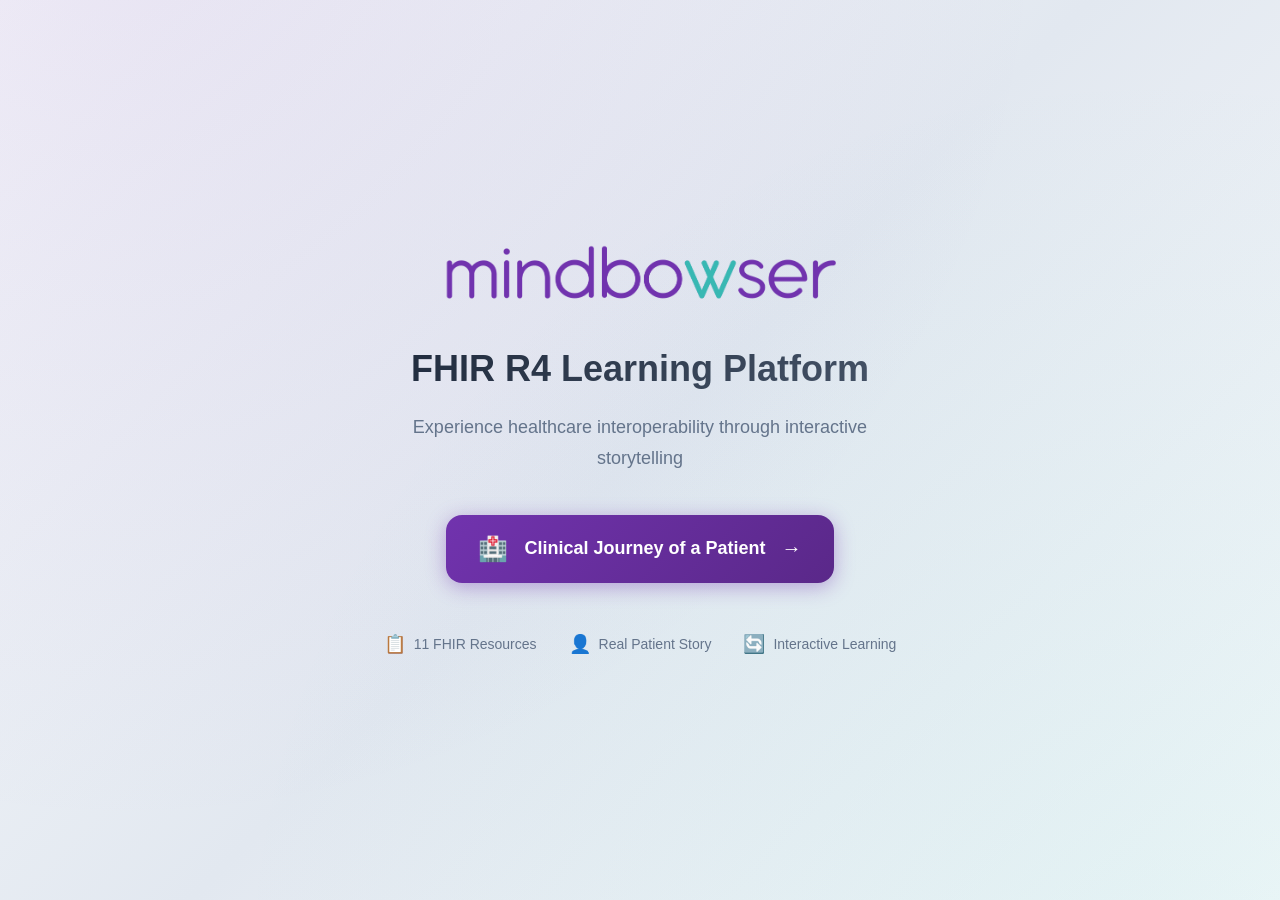
<file: fhir-r4/index.html>
<!DOCTYPE html>
<html lang="en">
<head>
    <meta charset="UTF-8">
    <meta name="viewport" content="width=device-width, initial-scale=1.0">
    <meta name="description" content="Interactive FHIR R4 Learning Platform - Learn healthcare interoperability through patient journey storytelling">
    <title>FHIR Journey | Healthcare Interoperability Learning Platform</title>
    <link rel="stylesheet" href="styles.css">
    <!-- Prevent flash of wrong theme -->
    <script>
        (function() {
            const theme = localStorage.getItem('fhir-platform-theme') || 
                (window.matchMedia && window.matchMedia('(prefers-color-scheme: light)').matches ? 'light' : 'dark');
            document.documentElement.setAttribute('data-theme', theme);
        })();
    </script>
</head>
<body>
    <!-- Landing Page -->
    <div class="landing-page" id="landing-page">
        <div class="landing-content">
            <div class="landing-logo">
                <img src="mb-logo.png" alt="MINDBOWSER" class="landing-logo-img">
            </div>
            <h1 class="landing-title">FHIR R4 Learning Platform</h1>
            <p class="landing-subtitle">Experience healthcare interoperability through interactive storytelling</p>
            <button class="landing-cta-btn" id="start-journey-btn">
                <span class="btn-icon">🏥</span>
                <span class="btn-text">Clinical Journey of a Patient</span>
                <span class="btn-arrow">→</span>
            </button>
            <div class="landing-features">
                <div class="feature-item">
                    <span class="feature-icon">📋</span>
                    <span class="feature-text">11 FHIR Resources</span>
                </div>
                <div class="feature-item">
                    <span class="feature-icon">👤</span>
                    <span class="feature-text">Real Patient Story</span>
                </div>
                <div class="feature-item">
                    <span class="feature-icon">🔄</span>
                    <span class="feature-text">Interactive Learning</span>
                </div>
            </div>
        </div>
    </div>

    <!-- Clinical Flow Content (Hidden Initially) -->
    <div class="clinical-flow" id="clinical-flow" style="display: none;">
        <!-- Skip Navigation for Accessibility -->
        <a href="#main-content" class="skip-link">Skip to main content</a>
        
        <!-- Mobile Menu Toggle -->
        <button class="mobile-menu-toggle" aria-label="Toggle navigation menu" aria-expanded="false">
            <span class="hamburger"></span>
        </button>

        <!-- Left Sidebar Navigation -->
    <nav class="sidebar" id="sidebar" role="navigation" aria-label="Main navigation">
        <!-- Logo Section -->
        <div class="logo-container">
            <a href="#" class="logo" aria-label="MINDBOWSER Home">
                <img src="mb-logo.png" alt="MINDBOWSER" class="logo-img">
            </a>
            <p class="logo-tagline">FHIR Learning Platform</p>
        </div>

        <!-- Patient Story Introduction -->
        <div class="patient-intro">
            <div class="patient-avatar" aria-hidden="true">
                <svg viewBox="0 0 40 40" xmlns="http://www.w3.org/2000/svg">
                    <circle cx="20" cy="15" r="8" fill="#38B8B3"/>
                    <path d="M6 38c0-10 6-15 14-15s14 5 14 15" fill="#38B8B3"/>
                </svg>
            </div>
            <div class="patient-info">
                <span class="patient-name">Maria Santos</span>
                <span class="patient-id">MRN: MS-2024-0892</span>
            </div>
        </div>

        <!-- Navigation Links -->
        <ul class="nav-list" role="list">
            <li class="nav-item">
                <a href="#appointment" class="nav-link active" data-section="appointment">
                    <span class="nav-icon" aria-hidden="true">📅</span>
                    <span class="nav-text">Appointment</span>
                    <span class="nav-step">1</span>
                </a>
            </li>
            <li class="nav-item">
                <a href="#encounter" class="nav-link" data-section="encounter">
                    <span class="nav-icon" aria-hidden="true">🏥</span>
                    <span class="nav-text">Encounter</span>
                    <span class="nav-step">2</span>
                </a>
            </li>
            <li class="nav-item">
                <a href="#service-request" class="nav-link" data-section="service-request">
                    <span class="nav-icon" aria-hidden="true">📋</span>
                    <span class="nav-text">ServiceRequest</span>
                    <span class="nav-step">3</span>
                </a>
            </li>
            <li class="nav-item">
                <a href="#observation" class="nav-link" data-section="observation">
                    <span class="nav-icon" aria-hidden="true">🔬</span>
                    <span class="nav-text">Observation</span>
                    <span class="nav-step">4</span>
                </a>
            </li>
            <li class="nav-item">
                <a href="#condition" class="nav-link" data-section="condition">
                    <span class="nav-icon" aria-hidden="true">🩺</span>
                    <span class="nav-text">Condition</span>
                    <span class="nav-step">5</span>
                </a>
            </li>
            <li class="nav-item">
                <a href="#allergy" class="nav-link" data-section="allergy">
                    <span class="nav-icon" aria-hidden="true">⚠️</span>
                    <span class="nav-text">AllergyIntolerance</span>
                    <span class="nav-step">6</span>
                </a>
            </li>
            <li class="nav-item">
                <a href="#medication" class="nav-link" data-section="medication">
                    <span class="nav-icon" aria-hidden="true">💊</span>
                    <span class="nav-text">Medication</span>
                    <span class="nav-step">7</span>
                </a>
            </li>
            <li class="nav-item">
                <a href="#procedure" class="nav-link" data-section="procedure">
                    <span class="nav-icon" aria-hidden="true">🔧</span>
                    <span class="nav-text">Procedure</span>
                    <span class="nav-step">8</span>
                </a>
            </li>
            <li class="nav-item">
                <a href="#diagnostic-report" class="nav-link" data-section="diagnostic-report">
                    <span class="nav-icon" aria-hidden="true">📊</span>
                    <span class="nav-text">DiagnosticReport</span>
                    <span class="nav-step">9</span>
                </a>
            </li>
            <li class="nav-item">
                <a href="#immunization" class="nav-link" data-section="immunization">
                    <span class="nav-icon" aria-hidden="true">💉</span>
                    <span class="nav-text">Immunization</span>
                    <span class="nav-step">10</span>
                </a>
            </li>
            <li class="nav-item">
                <a href="#lifecycle" class="nav-link" data-section="lifecycle">
                    <span class="nav-icon" aria-hidden="true">🔄</span>
                    <span class="nav-text">Lifecycle Patterns</span>
                    <span class="nav-step">11</span>
                </a>
            </li>
            <li class="nav-item">
                <a href="#resource-linkage" class="nav-link" data-section="resource-linkage">
                    <span class="nav-icon" aria-hidden="true">🔗</span>
                    <span class="nav-text">Resource Linkage</span>
                    <span class="nav-step">12</span>
                </a>
            </li>
        </ul>

        <!-- Progress Indicator -->
        <div class="progress-container">
            <div class="progress-bar">
                <div class="progress-fill" id="progress-fill"></div>
            </div>
            <span class="progress-text" id="progress-text">0% Complete</span>
        </div>

        <!-- Theme Toggle -->
        <div class="theme-toggle-container">
            <button class="theme-toggle" id="theme-toggle" aria-label="Toggle dark/light theme">
                <span class="theme-icon theme-icon-dark">🌙</span>
                <span class="theme-icon theme-icon-light">☀️</span>
                <span class="theme-toggle-text">Theme</span>
            </button>
        </div>
    </nav>

    <!-- Sidebar Overlay for Mobile -->
    <div class="sidebar-overlay" id="sidebar-overlay"></div>

    <!-- Main Content Area -->
    <main class="main-content" id="main-content">
        <!-- Hero Section -->
        <header class="hero-section">
            <div class="hero-content">
                <h1 class="hero-title">FHIR R4 Learning Journey</h1>
                <p class="hero-subtitle">Follow Maria Santos through her healthcare experience and learn how FHIR resources connect in real clinical workflows</p>
                <div class="hero-badges">
                    <span class="badge badge-purple">HL7 FHIR R4</span>
                    <span class="badge badge-teal">11 Resources</span>
                    <span class="badge badge-outline">Interactive Learning</span>
                </div>
            </div>
            <div class="hero-visual" aria-hidden="true">
                <div class="fhir-diagram">
                    <div class="diagram-node patient">Patient</div>
                    <div class="diagram-connector"></div>
                    <div class="diagram-nodes-group">
                        <div class="diagram-node encounter">Encounter</div>
                        <div class="diagram-node observation">Observation</div>
                        <div class="diagram-node medication">Medication</div>
                    </div>
                </div>
            </div>
        </header>

        <!-- Patient Story Introduction Card -->
        <section class="story-intro-card" aria-labelledby="story-intro-title">
            <div class="story-avatar">
                <svg viewBox="0 0 80 80" xmlns="http://www.w3.org/2000/svg" aria-hidden="true">
                    <circle cx="40" cy="30" r="16" fill="#38B8B3"/>
                    <path d="M12 76c0-20 12-30 28-30s28 10 28 30" fill="#38B8B3"/>
                    <circle cx="40" cy="30" r="12" fill="#fff" opacity="0.3"/>
                </svg>
            </div>
            <div class="story-content">
                <h2 id="story-intro-title">Meet Maria Santos</h2>
                <p class="story-details">
                    <strong>Age:</strong> 45 years old | 
                    <strong>Occupation:</strong> Elementary School Teacher | 
                    <strong>MRN:</strong> MS-2024-0892
                </p>
                <p class="story-narrative">
                    Maria has been experiencing persistent chest discomfort and shortness of breath during her daily activities. 
                    After discussing symptoms with her family, she decides to schedule an appointment at <strong>City General Hospital</strong>. 
                    Follow Maria's journey through the healthcare system and discover how FHIR R4 resources capture each step of her care.
                </p>
            </div>
        </section>

        <!-- Content Sections Container -->
        <div class="sections-container" id="sections-container">
            <!-- Sections will be dynamically rendered here -->
        </div>

        <!-- Footer -->
        <footer class="main-footer">
            <div class="footer-content">
                <p class="footer-brand">
                    <img src="mb-logo.png" alt="MINDBOWSER" class="footer-logo-img">
                    <span class="footer-tagline">Building Healthcare Solutions</span>
                </p>
                <p class="footer-copyright">&copy; 2024 MINDBOWSER. FHIR&reg; is a registered trademark of HL7.</p>
            </div>
        </footer>
    </main>

    <!-- Toast Notification Container -->
    <div class="toast-container" id="toast-container" aria-live="polite"></div>
    </div>

    <!-- Scripts -->
    <script src="fhir-data.js"></script>
    <script src="app.js"></script>
</body>
</html>
</file>
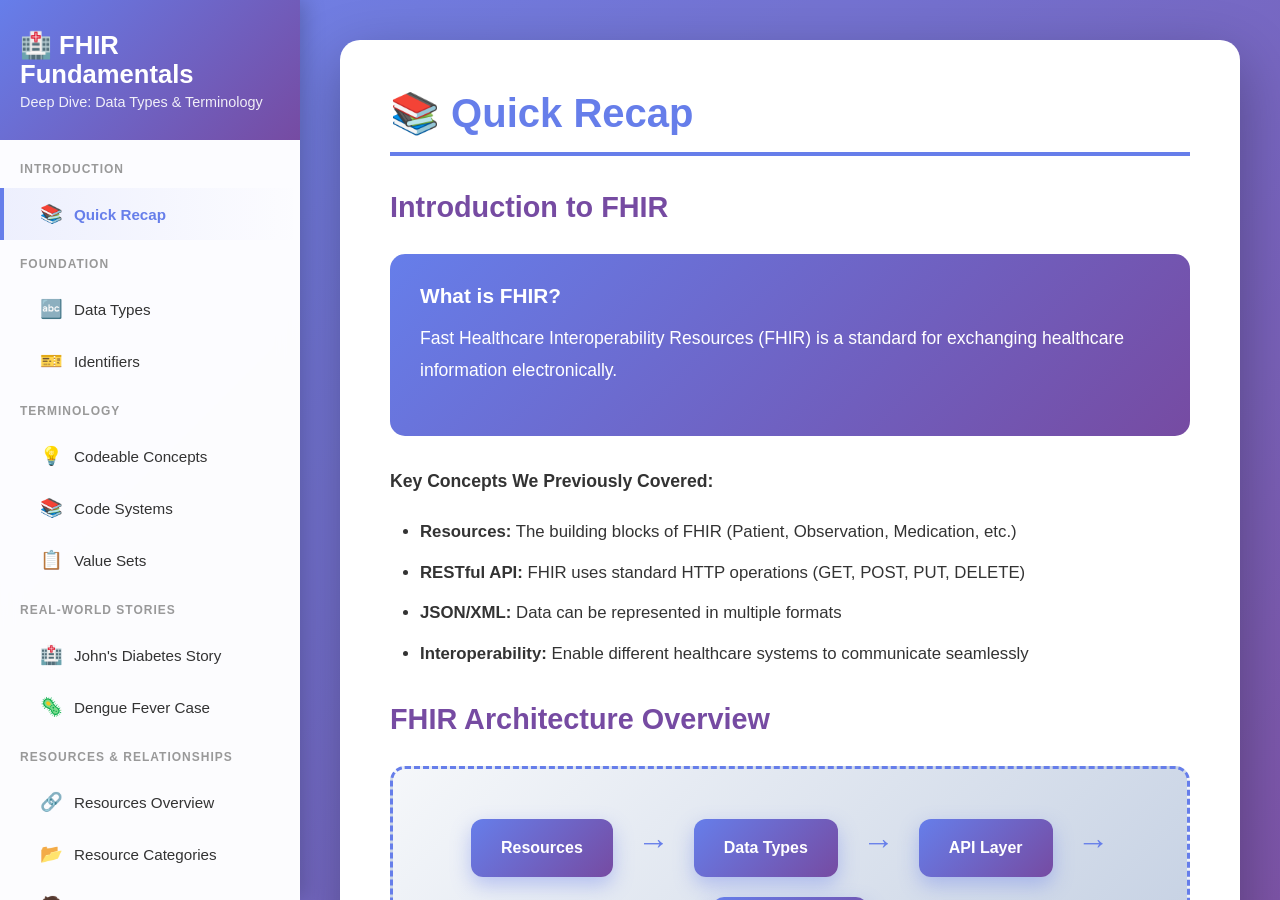
<file: fhir-fundamentals/FHIRSession.html>
<!DOCTYPE html>
<html lang="en">
  <head>
    <meta charset="UTF-8" />
    <meta name="viewport" content="width=device-width, initial-scale=1.0" />
    <title>FHIR Deep Dive - Data Types & Terminology</title>
    <style>
      * {
        margin: 0;
        padding: 0;
        box-sizing: border-box;
      }

      body {
        font-family: "Segoe UI", Tahoma, Geneva, Verdana, sans-serif;
        background: linear-gradient(135deg, #667eea 0%, #764ba2 100%);
        min-height: 100vh;
        overflow: hidden;
      }

      .app-container {
        display: flex;
        height: 100vh;
      }

      /* Sidebar */
      .sidebar {
        width: 300px;
        background: rgba(255, 255, 255, 0.98);
        backdrop-filter: blur(10px);
        box-shadow: 5px 0 20px rgba(0, 0, 0, 0.2);
        overflow-y: auto;
        z-index: 100;
      }

      .sidebar-header {
        padding: 30px 20px;
        background: linear-gradient(135deg, #667eea 0%, #764ba2 100%);
        color: white;
        position: sticky;
        top: 0;
        z-index: 10;
      }

      .sidebar-header h1 {
        font-size: 1.6em;
        margin-bottom: 5px;
      }

      .sidebar-header p {
        font-size: 0.9em;
        opacity: 0.9;
      }

      .sidebar-menu {
        padding: 10px 0;
      }

      .menu-section {
        margin-bottom: 5px;
      }

      .menu-section-title {
        padding: 12px 20px;
        font-size: 0.75em;
        font-weight: 700;
        text-transform: uppercase;
        color: #999;
        letter-spacing: 1px;
      }

      .menu-item {
        padding: 15px 20px 15px 35px;
        cursor: pointer;
        transition: all 0.3s ease;
        border-left: 4px solid transparent;
        color: #333;
        font-size: 0.95em;
        display: flex;
        align-items: center;
        gap: 10px;
      }

      .menu-item:hover {
        background: #f5f5f5;
        border-left-color: #667eea;
      }

      .menu-item.active {
        background: linear-gradient(
          90deg,
          rgba(102, 126, 234, 0.1) 0%,
          transparent 100%
        );
        border-left-color: #667eea;
        color: #667eea;
        font-weight: 600;
      }

      .menu-item-icon {
        font-size: 1.2em;
        width: 25px;
        text-align: center;
      }

      /* Main Content */
      .main-content {
        flex: 1;
        overflow-y: auto;
        padding: 40px;
        background: rgba(255, 255, 255, 0.05);
      }

      .content-section {
        display: none;
        animation: fadeIn 0.4s ease;
      }

      .content-section.active {
        display: block;
      }

      @keyframes fadeIn {
        from {
          opacity: 0;
          transform: translateY(20px);
        }
        to {
          opacity: 1;
          transform: translateY(0);
        }
      }

      .content-card {
        background: white;
        border-radius: 20px;
        padding: 50px;
        box-shadow: 0 20px 60px rgba(0, 0, 0, 0.3);
        margin-bottom: 30px;
      }

      .content-card h2 {
        color: #667eea;
        font-size: 2.5em;
        margin-bottom: 30px;
        border-bottom: 4px solid #667eea;
        padding-bottom: 15px;
      }

      .content-card h3 {
        color: #764ba2;
        font-size: 1.8em;
        margin: 35px 0 20px 0;
      }

      .content-card h4 {
        color: #667eea;
        font-size: 1.3em;
        margin: 25px 0 15px 0;
      }

      .content-card p {
        font-size: 1.1em;
        color: #333;
        line-height: 1.8;
        margin-bottom: 20px;
      }

      .content-card ul,
      .content-card ol {
        margin: 20px 0 20px 30px;
      }

      .content-card li {
        font-size: 1.05em;
        margin-bottom: 12px;
        color: #333;
        line-height: 1.7;
      }

      /* Highlight Box */
      .highlight {
        background: linear-gradient(135deg, #667eea 0%, #764ba2 100%);
        padding: 30px;
        border-radius: 15px;
        margin: 30px 0;
        color: white;
      }

      .highlight h3,
      .highlight h4 {
        color: white !important;
        margin-top: 0;
      }

      .highlight p,
      .highlight li {
        color: white !important;
      }

      /* Code Container */
      .code-container {
        background: #1e1e1e;
        border-radius: 12px;
        margin: 25px 0;
        overflow: hidden;
        box-shadow: 0 10px 30px rgba(0, 0, 0, 0.3);
      }

      .code-header {
        background: #2d2d30;
        padding: 12px 20px;
        display: flex;
        justify-content: space-between;
        align-items: center;
        border-bottom: 2px solid #3e3e42;
      }

      .code-title {
        color: #fff;
        font-weight: 600;
        font-size: 0.9em;
      }

      .code-lang {
        background: #667eea;
        color: white;
        padding: 4px 12px;
        border-radius: 12px;
        font-size: 0.8em;
        font-weight: 600;
      }

      .code-lang:is(button) {
        border: none;
        cursor: pointer;
        transition: all 0.3s ease;
      }

      .code-lang:is(button):hover {
        background: #5a6fd8;
        transform: translateY(-1px);
      }

      .code-lang.active {
        background: #4caf50;
      }

      .view-toggle-btn {
        background: #764ba2;
        color: white;
        padding: 4px 12px;
        border-radius: 12px;
        font-size: 0.8em;
        font-weight: 600;
        border: none;
        cursor: pointer;
        transition: all 0.3s ease;
        margin-left: 8px;
      }

      .view-toggle-btn:hover {
        background: #6a3d8a;
        transform: translateY(-1px);
      }

      .view-toggle-btn.active {
        background: #4caf50;
      }

      .view-toggle-group {
        display: flex;
        align-items: center;
        gap: 8px;
      }

      .visual-ui-container {
        display: none;
        padding: 25px;
        background: linear-gradient(135deg, #f5f7fa 0%, #c3cfe2 100%);
        border-radius: 12px;
        min-height: 200px;
      }

      .visual-ui-container.active {
        display: block;
      }

      .code-block.hidden {
        display: none;
      }

      .code-block {
        padding: 25px;
        overflow-x: auto;
        font-family: "Consolas", "Monaco", "Courier New", monospace;
        font-size: 0.95em;
        line-height: 2;
        color: #d4d4d4;
      }

      .code-line {
        display: block;
        padding-left: 0;
      }

      .indent-0 {
        padding-left: 0;
      }
      .indent-1 {
        padding-left: 20px;
      }
      .indent-2 {
        padding-left: 40px;
      }
      .indent-3 {
        padding-left: 60px;
      }
      .indent-4 {
        padding-left: 80px;
      }
      .indent-5 {
        padding-left: 100px;
      }

      .key {
        color: #9cdcfe;
      }
      .string {
        color: #ce9178;
      }
      .number {
        color: #b5cea8;
      }
      .boolean {
        color: #569cd6;
      }
      .bracket {
        color: #ffd700;
      }
      .comment {
        color: #6a9955;
        font-style: italic;
      }

      /* Example Box */
      .example-box {
        background: #f0f4ff;
        border-left: 5px solid #667eea;
        padding: 30px;
        margin: 30px 0;
        border-radius: 10px;
      }

      .example-box h4 {
        margin-top: 0;
      }

      /* Key Point */
      .key-point {
        background: #fff3cd;
        border-left: 5px solid #ffc107;
        padding: 25px;
        margin: 30px 0;
        border-radius: 10px;
      }

      /* Table */
      .comparison-table {
        width: 100%;
        border-collapse: collapse;
        margin: 30px 0;
        box-shadow: 0 5px 20px rgba(0, 0, 0, 0.1);
        border-radius: 10px;
        overflow: hidden;
      }

      .comparison-table th {
        background: linear-gradient(135deg, #667eea 0%, #764ba2 100%);
        color: white;
        padding: 18px;
        text-align: left;
        font-size: 1em;
      }

      .comparison-table td {
        padding: 18px;
        border-bottom: 1px solid #ddd;
        font-size: 1em;
      }

      .comparison-table tr:hover {
        background: #f5f5f5;
      }

      .comparison-table tr:last-child td {
        border-bottom: none;
      }

      /* Grid Boxes */
      .grid-boxes {
        display: grid;
        grid-template-columns: repeat(auto-fit, minmax(280px, 1fr));
        gap: 25px;
        margin: 30px 0;
      }

      .grid-boxes-2-col {
        display: grid;
        grid-template-columns: repeat(2, 1fr);
        gap: 25px;
        margin: 30px 0;
      }

      @media (max-width: 768px) {
        .grid-boxes-2-col {
          grid-template-columns: 1fr;
        }
      }

      .grid-box {
        background: white;
        border: 3px solid #667eea;
        border-radius: 15px;
        padding: 30px;
        transition: border-color 0.3s ease;
      }

      .grid-box:hover {
        border-color: #764ba2;
      }

      .grid-box h4 {
        color: #667eea;
        margin-top: 0;
      }

      /* Visual Diagram */
      .visual-diagram {
        background: linear-gradient(135deg, #f5f7fa 0%, #c3cfe2 100%);
        border: 3px dashed #667eea;
        border-radius: 15px;
        padding: 40px;
        margin: 30px 0;
        text-align: center;
      }

      .box {
        display: inline-block;
        background: linear-gradient(135deg, #667eea 0%, #764ba2 100%);
        color: white;
        padding: 20px 30px;
        margin: 10px;
        border-radius: 12px;
        box-shadow: 0 8px 20px rgba(102, 126, 234, 0.4);
        font-weight: 600;
        font-size: 1em;
      }

      .arrow {
        font-size: 2em;
        color: #667eea;
        margin: 0 10px;
        font-weight: bold;
      }

      /* Mobile Menu Toggle */
      .mobile-menu-toggle {
        display: none;
        position: fixed;
        top: 20px;
        left: 20px;
        z-index: 1000;
        background: linear-gradient(135deg, #667eea 0%, #764ba2 100%);
        color: white;
        width: 50px;
        height: 50px;
        border-radius: 50%;
        border: none;
        font-size: 1.5em;
        cursor: pointer;
        box-shadow: 0 5px 20px rgba(0, 0, 0, 0.3);
      }

      /* Responsive */
      @media (max-width: 968px) {
        .sidebar {
          position: fixed;
          left: -300px;
          height: 100vh;
          transition: left 0.3s ease;
        }

        .sidebar.open {
          left: 0;
        }

        .mobile-menu-toggle {
          display: flex;
          align-items: center;
          justify-content: center;
        }

        .main-content {
          padding: 80px 20px 20px 20px;
        }

        .content-card {
          padding: 30px 20px;
        }

        .content-card h2 {
          font-size: 1.8em;
        }
      }

      /* Scrollbar Styling */
      .sidebar::-webkit-scrollbar,
      .main-content::-webkit-scrollbar {
        width: 8px;
      }

      .sidebar::-webkit-scrollbar-track,
      .main-content::-webkit-scrollbar-track {
        background: rgba(0, 0, 0, 0.1);
      }

      .sidebar::-webkit-scrollbar-thumb,
      .main-content::-webkit-scrollbar-thumb {
        background: #667eea;
        border-radius: 10px;
      }

      .sidebar::-webkit-scrollbar-thumb:hover,
      .main-content::-webkit-scrollbar-thumb:hover {
        background: #764ba2;
      }

      /* Visual Example Button */
      .visual-example-btn {
        background: linear-gradient(135deg, #667eea 0%, #764ba2 100%);
        color: white;
        border: none;
        padding: 12px 24px;
        border-radius: 8px;
        cursor: pointer;
        font-size: 0.95em;
        font-weight: 600;
        margin-top: 15px;
        transition: all 0.3s ease;
        display: inline-flex;
        align-items: center;
        gap: 8px;
        box-shadow: 0 4px 15px rgba(102, 126, 234, 0.3);
      }

      .visual-example-btn:hover {
        transform: translateY(-2px);
        box-shadow: 0 6px 20px rgba(102, 126, 234, 0.4);
      }

      .visual-example-btn:active {
        transform: translateY(0);
      }

      /* Modal Overlay */
      .visual-modal {
        display: none;
        position: fixed;
        top: 0;
        left: 0;
        width: 100%;
        height: 100%;
        background: rgba(0, 0, 0, 0.8);
        z-index: 10000;
        overflow-y: auto;
        animation: fadeIn 0.3s ease;
      }

      .visual-modal.active {
        display: flex;
        align-items: center;
        justify-content: center;
        padding: 20px;
      }

      .visual-modal-content {
        background: white;
        border-radius: 20px;
        padding: 40px;
        max-width: 900px;
        width: 100%;
        max-height: 90vh;
        overflow-y: auto;
        position: relative;
        box-shadow: 0 20px 60px rgba(0, 0, 0, 0.5);
        animation: slideUp 0.4s ease;
      }

      @keyframes slideUp {
        from {
          opacity: 0;
          transform: translateY(50px);
        }
        to {
          opacity: 1;
          transform: translateY(0);
        }
      }

      .visual-modal-header {
        display: flex;
        justify-content: space-between;
        align-items: center;
        margin-bottom: 30px;
        padding-bottom: 20px;
        border-bottom: 3px solid #667eea;
      }

      .visual-modal-header h3 {
        color: #667eea;
        font-size: 1.8em;
        margin: 0;
      }

      .close-modal {
        background: #f0f0f0;
        border: none;
        width: 40px;
        height: 40px;
        border-radius: 50%;
        cursor: pointer;
        font-size: 1.5em;
        color: #666;
        display: flex;
        align-items: center;
        justify-content: center;
        transition: all 0.3s ease;
      }

      .close-modal:hover {
        background: #667eea;
        color: white;
        transform: rotate(90deg);
      }

      /* Animated Visual Container */
      .animated-visual {
        margin: 20px 0;
        padding: 30px;
        background: linear-gradient(135deg, #f5f7fa 0%, #c3cfe2 100%);
        border-radius: 15px;
        min-height: 300px;
        position: relative;
        overflow: hidden;
      }

      .animated-element {
        position: absolute;
        background: linear-gradient(135deg, #667eea 0%, #764ba2 100%);
        color: white;
        padding: 15px 25px;
        border-radius: 10px;
        font-weight: 600;
        box-shadow: 0 5px 15px rgba(102, 126, 234, 0.4);
        animation: pulse 2s ease-in-out infinite;
      }

      @keyframes pulse {
        0%,
        100% {
          transform: scale(1);
          opacity: 1;
        }
        50% {
          transform: scale(1.05);
          opacity: 0.9;
        }
      }

      .animated-flow {
        display: flex;
        align-items: center;
        justify-content: center;
        gap: 20px;
        flex-wrap: wrap;
        margin: 40px 0;
      }

      .flow-box {
        background: linear-gradient(135deg, #667eea 0%, #764ba2 100%);
        color: white;
        padding: 20px 30px;
        border-radius: 12px;
        font-weight: 600;
        animation: slideIn 0.6s ease forwards;
        opacity: 0;
        box-shadow: 0 8px 20px rgba(102, 126, 234, 0.4);
      }

      .flow-box:nth-child(1) {
        animation-delay: 0.1s;
      }
      .flow-box:nth-child(2) {
        animation-delay: 0.3s;
      }
      .flow-box:nth-child(3) {
        animation-delay: 0.5s;
      }
      .flow-box:nth-child(4) {
        animation-delay: 0.7s;
      }

      @keyframes slideIn {
        from {
          opacity: 0;
          transform: translateX(-30px);
        }
        to {
          opacity: 1;
          transform: translateX(0);
        }
      }

      .flow-arrow {
        font-size: 2em;
        color: #667eea;
        animation: bounce 1s ease infinite;
      }

      @keyframes bounce {
        0%,
        100% {
          transform: translateX(0);
        }
        50% {
          transform: translateX(10px);
        }
      }

      .visual-diagram-animated {
        text-align: center;
        padding: 40px;
      }

      .data-flow {
        display: grid;
        grid-template-columns: repeat(auto-fit, minmax(200px, 1fr));
        gap: 20px;
        margin: 30px 0;
      }

      .data-card {
        background: white;
        border: 3px solid #667eea;
        border-radius: 12px;
        padding: 20px;
        text-align: center;
        animation: fadeInUp 0.6s ease forwards;
        opacity: 0;
      }

      .data-card:nth-child(1) {
        animation-delay: 0.1s;
      }
      .data-card:nth-child(2) {
        animation-delay: 0.2s;
      }
      .data-card:nth-child(3) {
        animation-delay: 0.3s;
      }
      .data-card:nth-child(4) {
        animation-delay: 0.4s;
      }

      @keyframes fadeInUp {
        from {
          opacity: 0;
          transform: translateY(30px);
        }
        to {
          opacity: 1;
          transform: translateY(0);
        }
      }

      .highlight-box-animated {
        background: linear-gradient(135deg, #667eea 0%, #764ba2 100%);
        color: white;
        padding: 25px;
        border-radius: 12px;
        margin: 20px 0;
        animation: glow 2s ease-in-out infinite;
      }

      @keyframes glow {
        0%,
        100% {
          box-shadow: 0 0 20px rgba(102, 126, 234, 0.5);
        }
        50% {
          box-shadow: 0 0 30px rgba(102, 126, 234, 0.8);
        }
      }

      .code-highlight {
        background: #1e1e1e;
        padding: 20px;
        border-radius: 10px;
        margin: 20px 0;
        position: relative;
        overflow: hidden;
      }

      .code-line-animated {
        padding: 8px 0;
        border-left: 3px solid transparent;
        padding-left: 15px;
        animation: highlightLine 3s ease infinite;
      }

      @keyframes highlightLine {
        0%,
        100% {
          border-left-color: transparent;
          background: transparent;
        }
        50% {
          border-left-color: #667eea;
          background: rgba(102, 126, 234, 0.1);
        }
      }
    </style>
  </head>
  <body>
    <button class="mobile-menu-toggle" id="menuToggle">☰</button>

    <div class="app-container">
      <!-- Sidebar -->
      <aside class="sidebar" id="sidebar">
        <div class="sidebar-header">
          <h1>🏥 FHIR Fundamentals</h1>
          <p>Deep Dive: Data Types & Terminology</p>
        </div>

        <nav class="sidebar-menu">
          <div class="menu-section">
            <div class="menu-section-title">Introduction</div>
            <div class="menu-item active" data-section="recap">
              <span class="menu-item-icon">📚</span>
              <span>Quick Recap</span>
            </div>
          </div>

          <div class="menu-section">
            <div class="menu-section-title">Foundation</div>
            <div class="menu-item" data-section="datatypes">
              <span class="menu-item-icon">🔤</span>
              <span>Data Types</span>
            </div>
            <div class="menu-item" data-section="identifiers">
              <span class="menu-item-icon">🎫</span>
              <span>Identifiers</span>
            </div>
          </div>

          <div class="menu-section">
            <div class="menu-section-title">Terminology</div>
            <div class="menu-item" data-section="codeable">
              <span class="menu-item-icon">💡</span>
              <span>Codeable Concepts</span>
            </div>
            <div class="menu-item" data-section="codesystems">
              <span class="menu-item-icon">📚</span>
              <span>Code Systems</span>
            </div>
            <div class="menu-item" data-section="valuesets">
              <span class="menu-item-icon">📋</span>
              <span>Value Sets</span>
            </div>
          </div>

          <div class="menu-section">
            <div class="menu-section-title">Real-World Stories</div>
            <div class="menu-item" data-section="patient-story">
              <span class="menu-item-icon">🏥</span>
              <span>John's Diabetes Story</span>
            </div>
            <div class="menu-item" data-section="dengue-story">
              <span class="menu-item-icon">🦠</span>
              <span>Dengue Fever Case</span>
            </div>
          </div>

          <div class="menu-section">
            <div class="menu-section-title">Resources & Relationships</div>
            <div class="menu-item" data-section="resources-intro">
              <span class="menu-item-icon">🔗</span>
              <span>Resources Overview</span>
            </div>
            <div class="menu-item" data-section="resource-categories">
              <span class="menu-item-icon">📂</span>
              <span>Resource Categories</span>
            </div>
            <div class="menu-item" data-section="resource-patient">
              <span class="menu-item-icon">🧑</span>
              <span>Patient Resource</span>
            </div>
            <div class="menu-item" data-section="resource-practitioner">
              <span class="menu-item-icon">👨‍⚕️</span>
              <span>Practitioner Resource</span>
            </div>
            <div class="menu-item" data-section="resource-observation">
              <span class="menu-item-icon">🔬</span>
              <span>Observation Resource</span>
            </div>
            <div class="menu-item" data-section="resource-appointment">
              <span class="menu-item-icon">📅</span>
              <span>Appointment Resource</span>
            </div>
            <div class="menu-item" data-section="resource-references">
              <span class="menu-item-icon">🔗</span>
              <span>References & Relationships</span>
            </div>
          </div>

          <div class="menu-section">
            <div class="menu-section-title">Summary</div>
            <div class="menu-item" data-section="summary">
              <span class="menu-item-icon">🎓</span>
              <span>Session Summary</span>
            </div>
          </div>
        </nav>
      </aside>

      <!-- Main Content -->
      <main class="main-content">
        <!-- Recap Section -->
        <section id="recap" class="content-section active">
          <div class="content-card">
            <h2>📚 Quick Recap</h2>

            <h3>Introduction to FHIR</h3>
            <div class="highlight">
              <h4>What is FHIR?</h4>
              <p>
                Fast Healthcare Interoperability Resources (FHIR) is a standard
                for exchanging healthcare information electronically.
              </p>
            </div>

            <p><strong>Key Concepts We Previously Covered:</strong></p>
            <ul>
              <li>
                <strong>Resources:</strong> The building blocks of FHIR
                (Patient, Observation, Medication, etc.)
              </li>
              <li>
                <strong>RESTful API:</strong> FHIR uses standard HTTP operations
                (GET, POST, PUT, DELETE)
              </li>
              <li>
                <strong>JSON/XML:</strong> Data can be represented in multiple
                formats
              </li>
              <li>
                <strong>Interoperability:</strong> Enable different healthcare
                systems to communicate seamlessly
              </li>
            </ul>

            <h3>FHIR Architecture Overview</h3>
            <div class="visual-diagram">
              <div class="box">Resources</div>
              <span class="arrow">→</span>
              <div class="box">Data Types</div>
              <span class="arrow">→</span>
              <div class="box">API Layer</div>
              <span class="arrow">→</span>
              <div class="box">Applications</div>
            </div>

            <h4>Architecture Layers:</h4>
            <ul>
              <li>
                <strong>Foundation Layer:</strong> Core data types, identifiers,
                and base resources
              </li>
              <li>
                <strong>Conformance Layer:</strong> Defines how systems declare
                their capabilities
              </li>
              <li>
                <strong>Clinical Layer:</strong> Clinical resources (Patient,
                Observation, Condition)
              </li>
              <li>
                <strong>Financial Layer:</strong> Billing and claims resources
              </li>
            </ul>

            <div class="key-point">
              <strong>Today's Focus:</strong> We're diving deep into the
              Foundation Layer - the building blocks that make everything else
              work!
            </div>
          </div>
        </section>

        <!-- Data Types Section -->
        <section id="datatypes" class="content-section">
          <div class="content-card">
            <h2>🔤 Data Types in FHIR</h2>

            <h3>What are Data Types?</h3>
            <p>
              Data types define the structure and format of data elements in
              FHIR resources. They ensure consistency and interoperability
              across different systems.
            </p>

            <h3>Categories of Data Types</h3>
            <table class="comparison-table">
              <thead>
                <tr>
                  <th>Category</th>
                  <th>Description</th>
                  <th>Examples</th>
                </tr>
              </thead>
              <tbody>
                <tr>
                  <td><strong>Primitive Types</strong></td>
                  <td>Simple, atomic values</td>
                  <td>string, integer, boolean, date, dateTime</td>
                </tr>
                <tr>
                  <td><strong>Complex Types</strong></td>
                  <td>Structured data with multiple elements</td>
                  <td>Address, HumanName, CodeableConcept, Identifier</td>
                </tr>
                <tr>
                  <td><strong>Special Types</strong></td>
                  <td>Domain-specific structures</td>
                  <td>Quantity, Range, Period, Reference</td>
                </tr>
              </tbody>
            </table>

            <h3>Primitive Data Types</h3>

            <div class="grid-boxes">
              <div class="grid-box">
                <h4>String</h4>
                <p>A sequence of Unicode characters</p>
                <div class="code-container">
                  <div class="code-header">
                    <span class="code-title">String Example</span>
                    <span class="code-lang">JSON</span>
                  </div>
                  <div class="code-block">
                    <span class="code-line indent-0"
                      ><span class="bracket">{</span></span
                    >
                    <span class="code-line indent-1"
                      ><span class="key">"name"</span>:
                      <span class="string">"John Doe"</span>,</span
                    >
                    <span class="code-line indent-1"
                      ><span class="key">"description"</span>:
                      <span class="string">"Patient has diabetes"</span></span
                    >
                    <span class="code-line indent-0"
                      ><span class="bracket">}</span></span
                    >
                  </div>
                </div>
              </div>

              <div class="grid-box">
                <h4>Integer & Decimal</h4>
                <p>Whole and decimal numbers</p>
                <div class="code-container">
                  <div class="code-header">
                    <span class="code-title">Number Example</span>
                    <span class="code-lang">JSON</span>
                  </div>
                  <div class="code-block">
                    <span class="code-line indent-0"
                      ><span class="bracket">{</span></span
                    >
                    <span class="code-line indent-1"
                      ><span class="key">"age"</span>:
                      <span class="number">45</span>,</span
                    >
                    <span class="code-line indent-1"
                      ><span class="key">"temperature"</span>:
                      <span class="number">98.6</span>,</span
                    >
                    <span class="code-line indent-1"
                      ><span class="key">"bloodPressure"</span>:
                      <span class="number">120</span></span
                    >
                    <span class="code-line indent-0"
                      ><span class="bracket">}</span></span
                    >
                  </div>
                </div>
              </div>

              <div class="grid-box">
                <h4>Boolean</h4>
                <p>True or false values</p>
                <div class="code-container">
                  <div class="code-header">
                    <span class="code-title">Boolean Example</span>
                    <span class="code-lang">JSON</span>
                  </div>
                  <div class="code-block">
                    <span class="code-line indent-0"
                      ><span class="bracket">{</span></span
                    >
                    <span class="code-line indent-1"
                      ><span class="key">"active"</span>:
                      <span class="boolean">true</span>,</span
                    >
                    <span class="code-line indent-1"
                      ><span class="key">"deceased"</span>:
                      <span class="boolean">false</span></span
                    >
                    <span class="code-line indent-0"
                      ><span class="bracket">}</span></span
                    >
                  </div>
                </div>
              </div>

              <div class="grid-box">
                <h4>Date & DateTime</h4>
                <p>ISO 8601 format dates</p>
                <div class="code-container">
                  <div class="code-header">
                    <span class="code-title">Date Example</span>
                    <span class="code-lang">JSON</span>
                  </div>
                  <div class="code-block">
                    <span class="code-line indent-0"
                      ><span class="bracket">{</span></span
                    >
                    <span class="code-line indent-1"
                      ><span class="key">"birthDate"</span>:
                      <span class="string">"1978-05-15"</span>,</span
                    >
                    <span class="code-line indent-1"
                      ><span class="key">"effectiveDateTime"</span>:
                      <span class="string">"2025-12-15T10:30:00Z"</span></span
                    >
                    <span class="code-line indent-0"
                      ><span class="bracket">}</span></span
                    >
                  </div>
                </div>
              </div>
            </div>

            <h3>Complex Data Types</h3>

            <div class="example-box">
              <h4>HumanName - Person's Name Structure</h4>
              <p>
                Represents a person's name with various components including
                prefixes, given names, family name, and suffixes.
              </p>
              <div class="code-container">
                <div class="code-header">
                  <span class="code-title">HumanName Example</span>
                  <div class="view-toggle-group">
                    <button
                      class="code-lang active"
                      onclick="toggleView('humanname', 'json')"
                      id="toggle-json-humanname"
                    >
                      JSON
                    </button>
                    <button
                      class="view-toggle-btn"
                      onclick="toggleView('humanname', 'visual')"
                      id="toggle-visual-humanname"
                    >
                      Visualize UI
                    </button>
                  </div>
                </div>
                <div class="code-block" id="code-humanname">
                  <span class="code-line indent-0"
                    ><span class="bracket">{</span></span
                  >
                  <span class="code-line indent-1"
                    ><span class="key">"resourceType"</span>:
                    <span class="string">"Patient"</span>,</span
                  >
                  <span class="code-line indent-1"
                    ><span class="key">"name"</span>:
                    <span class="bracket">[</span></span
                  >
                  <span class="code-line indent-2"
                    ><span class="bracket">{</span></span
                  >
                  <span class="code-line indent-3"
                    ><span class="key">"use"</span>:
                    <span class="string">"official"</span>,</span
                  >
                  <span class="code-line indent-3"
                    ><span class="key">"family"</span>:
                    <span class="string">"Smith"</span>,</span
                  >
                  <span class="code-line indent-3"
                    ><span class="key">"given"</span>:
                    <span class="bracket">[</span
                    ><span class="string">"John"</span>,
                    <span class="string">"Michael"</span
                    ><span class="bracket">]</span>,</span
                  >
                  <span class="code-line indent-3"
                    ><span class="key">"prefix"</span>:
                    <span class="bracket">[</span
                    ><span class="string">"Dr."</span
                    ><span class="bracket">]</span>,</span
                  >
                  <span class="code-line indent-3"
                    ><span class="key">"suffix"</span>:
                    <span class="bracket">[</span
                    ><span class="string">"Jr."</span
                    ><span class="bracket">]</span></span
                  >
                  <span class="code-line indent-2"
                    ><span class="bracket">}</span></span
                  >
                  <span class="code-line indent-1"
                    ><span class="bracket">]</span></span
                  >
                  <span class="code-line indent-0"
                    ><span class="bracket">}</span></span
                  >
                </div>
                <div class="visual-ui-container" id="visual-humanname">
                  <div class="animated-visual" style="min-height: 250px; padding: 40px;">
                    <div style="text-align: center;">
                      <div class="flow-box" style="display: inline-block; margin: 5px; background: #ffc107; color: #333;">
                        Dr.
                      </div>
                      <div class="flow-box" style="display: inline-block; margin: 5px;">
                        John
                      </div>
                      <div class="flow-box" style="display: inline-block; margin: 5px;">
                        Michael
                      </div>
                      <div class="flow-box" style="display: inline-block; margin: 5px; background: #4caf50;">
                        Smith
                      </div>
                      <div class="flow-box" style="display: inline-block; margin: 5px; background: #ff9800; color: white;">
                        Jr.
                      </div>
                    </div>
                    <div style="margin-top: 30px; text-align: center;">
                      <div style="display: inline-block; margin: 10px; padding: 10px 20px; background: #e3f2fd; border-radius: 8px;">
                        <strong>Prefix:</strong> Dr.
                      </div>
                      <div style="display: inline-block; margin: 10px; padding: 10px 20px; background: #e3f2fd; border-radius: 8px;">
                        <strong>Given:</strong> John, Michael
                      </div>
                      <div style="display: inline-block; margin: 10px; padding: 10px 20px; background: #e3f2fd; border-radius: 8px;">
                        <strong>Family:</strong> Smith
                      </div>
                      <div style="display: inline-block; margin: 10px; padding: 10px 20px; background: #e3f2fd; border-radius: 8px;">
                        <strong>Suffix:</strong> Jr.
                      </div>
                    </div>
                  </div>
                  <p style="text-align: center; margin-top: 20px; font-size: 1.1em;">
                    <strong>HumanName</strong> breaks down a person's name into structured components: 
                    prefix, given names, family name, and suffix.
                  </p>
                </div>
              </div>
            </div>

            <div class="example-box">
              <h4>Address - Structured Postal Address</h4>
              <p>
                Complete postal address with multiple lines, city, state, postal
                code, and country.
              </p>
              <div class="code-container">
                <div class="code-header">
                  <span class="code-title">Address Example</span>
                  <div class="view-toggle-group">
                    <button
                      class="code-lang active"
                      onclick="toggleView('address', 'json')"
                      id="toggle-json-address"
                    >
                      JSON
                    </button>
                    <button
                      class="view-toggle-btn"
                      onclick="toggleView('address', 'visual')"
                      id="toggle-visual-address"
                    >
                      Visualize UI
                    </button>
                  </div>
                </div>
                <div class="code-block" id="code-address">
                  <span class="code-line indent-0"
                    ><span class="bracket">{</span></span
                  >
                  <span class="code-line indent-1"
                    ><span class="key">"address"</span>:
                    <span class="bracket">[</span></span
                  >
                  <span class="code-line indent-2"
                    ><span class="bracket">{</span></span
                  >
                  <span class="code-line indent-3"
                    ><span class="key">"use"</span>:
                    <span class="string">"home"</span>,</span
                  >
                  <span class="code-line indent-3"
                    ><span class="key">"type"</span>:
                    <span class="string">"physical"</span>,</span
                  >
                  <span class="code-line indent-3"
                    ><span class="key">"line"</span>:
                    <span class="bracket">[</span></span
                  >
                  <span class="code-line indent-4"
                    ><span class="string">"123 Main Street"</span>,</span
                  >
                  <span class="code-line indent-4"
                    ><span class="string">"Apt 4B"</span></span
                  >
                  <span class="code-line indent-3"
                    ><span class="bracket">]</span>,</span
                  >
                  <span class="code-line indent-3"
                    ><span class="key">"city"</span>:
                    <span class="string">"Boston"</span>,</span
                  >
                  <span class="code-line indent-3"
                    ><span class="key">"state"</span>:
                    <span class="string">"MA"</span>,</span
                  >
                  <span class="code-line indent-3"
                    ><span class="key">"postalCode"</span>:
                    <span class="string">"02101"</span>,</span
                  >
                  <span class="code-line indent-3"
                    ><span class="key">"country"</span>:
                    <span class="string">"USA"</span></span
                  >
                  <span class="code-line indent-2"
                    ><span class="bracket">}</span></span
                  >
                  <span class="code-line indent-1"
                    ><span class="bracket">]</span></span
                  >
                  <span class="code-line indent-0"
                    ><span class="bracket">}</span></span
                  >
                </div>
                <div class="visual-ui-container" id="visual-address">
                  <div class="animated-visual" style="min-height: 300px; padding: 40px;">
                    <div style="background: white; padding: 30px; border-radius: 12px; box-shadow: 0 5px 15px rgba(0,0,0,0.1);">
                      <div class="data-card" style="margin: 10px 0; text-align: left; padding: 15px;">
                        <strong>Line 1:</strong> 123 Main Street
                      </div>
                      <div class="data-card" style="margin: 10px 0; text-align: left; padding: 15px;">
                        <strong>Line 2:</strong> Apt 4B
                      </div>
                      <div class="data-card" style="margin: 10px 0; text-align: left; padding: 15px;">
                        <strong>City:</strong> Boston
                      </div>
                      <div class="data-card" style="margin: 10px 0; text-align: left; padding: 15px;">
                        <strong>State:</strong> MA
                      </div>
                      <div class="data-card" style="margin: 10px 0; text-align: left; padding: 15px;">
                        <strong>Postal Code:</strong> 02101
                      </div>
                      <div class="data-card" style="margin: 10px 0; text-align: left; padding: 15px;">
                        <strong>Country:</strong> USA
                      </div>
                    </div>
                  </div>
                  <p style="text-align: center; margin-top: 20px; font-size: 1.1em;">
                    An <strong>Address</strong> structure organizes location information into 
                    multiple address lines, city, state, postal code, and country.
                  </p>
                </div>
              </div>
            </div>

            <div class="example-box">
              <h4>ContactPoint - Communication Details</h4>
              <p>
                Contact details such as phone numbers and email addresses with
                usage context.
              </p>
              <div class="code-container">
                <div class="code-header">
                  <span class="code-title">ContactPoint Example</span>
                  <span class="code-lang">JSON</span>
                </div>
                <div class="code-block">
                  <span class="code-line indent-0"
                    ><span class="bracket">{</span></span
                  >
                  <span class="code-line indent-1"
                    ><span class="key">"telecom"</span>:
                    <span class="bracket">[</span></span
                  >
                  <span class="code-line indent-2"
                    ><span class="bracket">{</span></span
                  >
                  <span class="code-line indent-3"
                    ><span class="key">"system"</span>:
                    <span class="string">"phone"</span>,</span
                  >
                  <span class="code-line indent-3"
                    ><span class="key">"value"</span>:
                    <span class="string">"+1-617-555-1234"</span>,</span
                  >
                  <span class="code-line indent-3"
                    ><span class="key">"use"</span>:
                    <span class="string">"mobile"</span>,</span
                  >
                  <span class="code-line indent-3"
                    ><span class="key">"rank"</span>:
                    <span class="number">1</span></span
                  >
                  <span class="code-line indent-2"
                    ><span class="bracket">}</span>,</span
                  >
                  <span class="code-line indent-2"
                    ><span class="bracket">{</span></span
                  >
                  <span class="code-line indent-3"
                    ><span class="key">"system"</span>:
                    <span class="string">"email"</span>,</span
                  >
                  <span class="code-line indent-3"
                    ><span class="key">"value"</span>:
                    <span class="string">"john.smith@example.com"</span>,</span
                  >
                  <span class="code-line indent-3"
                    ><span class="key">"use"</span>:
                    <span class="string">"work"</span></span
                  >
                  <span class="code-line indent-2"
                    ><span class="bracket">}</span></span
                  >
                  <span class="code-line indent-1"
                    ><span class="bracket">]</span></span
                  >
                  <span class="code-line indent-0"
                    ><span class="bracket">}</span></span
                  >
                </div>
              </div>
            </div>

            <div class="example-box">
              <h4>Period - Time Period</h4>
              <p>A time period defined by a start and/or end date.</p>
              <div class="code-container">
                <div class="code-header">
                  <span class="code-title">Period Example</span>
                  <span class="code-lang">JSON</span>
                </div>
                <div class="code-block">
                  <span class="code-line indent-0"
                    ><span class="bracket">{</span></span
                  >
                  <span class="code-line indent-1"
                    ><span class="key">"period"</span>:
                    <span class="bracket">{</span></span
                  >
                  <span class="code-line indent-2"
                    ><span class="key">"start"</span>:
                    <span class="string">"2025-01-01"</span>,</span
                  >
                  <span class="code-line indent-2"
                    ><span class="key">"end"</span>:
                    <span class="string">"2025-12-31"</span></span
                  >
                  <span class="code-line indent-1"
                    ><span class="bracket">}</span></span
                  >
                  <span class="code-line indent-0"
                    ><span class="bracket">}</span></span
                  >
                </div>
              </div>
            </div>

            <h3>Special Data Types</h3>
            <p>
              Special types are domain-specific structures used for healthcare
              measurements, ranges, and resource references.
            </p>

            <div class="example-box">
              <h4>Quantity - Measurements with Units</h4>
              <p>
                Represents a measured amount with a value and unit. Commonly used
                for vital signs, lab results, medication dosages, and other
                measurements.
              </p>
              <div class="code-container">
                <div class="code-header">
                  <span class="code-title">Quantity Examples</span>
                  <span class="code-lang">JSON</span>
                </div>
                <div class="code-block">
                  <span class="code-line indent-0"
                    ><span class="bracket">{</span></span
                  >
                  <span class="code-line indent-1"
                    ><span class="key">"valueQuantity"</span>:
                    <span class="bracket">{</span></span
                  >
                  <span class="code-line indent-2"
                    ><span class="key">"value"</span>:
                    <span class="number">185</span>,</span
                  >
                  <span class="code-line indent-2"
                    ><span class="key">"unit"</span>:
                    <span class="string">"mg/dL"</span>,</span
                  >
                  <span class="code-line indent-2"
                    ><span class="key">"system"</span>:
                    <span class="string">"http://unitsofmeasure.org"</span>,</span
                  >
                  <span class="code-line indent-2"
                    ><span class="key">"code"</span>:
                    <span class="string">"mg/dL"</span></span
                  >
                  <span class="code-line indent-1"
                    ><span class="bracket">}</span></span
                  >
                  <span class="code-line indent-0"
                    ><span class="bracket">}</span></span
                  >
                </div>
              </div>
              <div class="grid-boxes grid-boxes-2-col" style="margin-top: 20px">
                <div class="grid-box">
                  <h4>Blood Pressure</h4>
                  <div class="code-container">
                    <div class="code-header">
                      <span class="code-title">Systolic BP</span>
                      <span class="code-lang">JSON</span>
                    </div>
                    <div class="code-block">
                      <span class="code-line indent-0"
                        ><span class="bracket">{</span></span
                      >
                      <span class="code-line indent-1"
                        ><span class="key">"value"</span>:
                        <span class="number">120</span>,</span
                      >
                      <span class="code-line indent-1"
                        ><span class="key">"unit"</span>:
                        <span class="string">"mmHg"</span></span
                      >
                      <span class="code-line indent-0"
                        ><span class="bracket">}</span></span
                      >
                    </div>
                  </div>
                </div>
                <div class="grid-box">
                  <h4>Medication Dosage</h4>
                  <div class="code-container">
                    <div class="code-header">
                      <span class="code-title">Dose</span>
                      <span class="code-lang">JSON</span>
                    </div>
                    <div class="code-block">
                      <span class="code-line indent-0"
                        ><span class="bracket">{</span></span
                      >
                      <span class="code-line indent-1"
                        ><span class="key">"value"</span>:
                        <span class="number">500</span>,</span
                      >
                      <span class="code-line indent-1"
                        ><span class="key">"unit"</span>:
                        <span class="string">"mg"</span></span
                      >
                      <span class="code-line indent-0"
                        ><span class="bracket">}</span></span
                      >
                    </div>
                  </div>
                </div>
              </div>
            </div>

            <div class="example-box">
              <h4>Range - Value Ranges</h4>
              <p>
                Represents a range of values with a low and high boundary. Used
                for normal ranges, therapeutic ranges, age ranges, and other
                interval measurements.
              </p>
              <div class="code-container">
                <div class="code-header">
                  <span class="code-title">Range Example - Normal Blood Pressure</span>
                  <span class="code-lang">JSON</span>
                </div>
                <div class="code-block">
                  <span class="code-line indent-0"
                    ><span class="bracket">{</span></span
                  >
                  <span class="code-line indent-1"
                    ><span class="key">"referenceRange"</span>:
                    <span class="bracket">[</span></span
                  >
                  <span class="code-line indent-2"
                    ><span class="bracket">{</span></span
                  >
                  <span class="code-line indent-3"
                    ><span class="key">"low"</span>:
                    <span class="bracket">{</span></span
                  >
                  <span class="code-line indent-4"
                    ><span class="key">"value"</span>:
                    <span class="number">90</span>,</span
                  >
                  <span class="code-line indent-4"
                    ><span class="key">"unit"</span>:
                    <span class="string">"mmHg"</span></span
                  >
                  <span class="code-line indent-3"
                    ><span class="bracket">}</span>,</span
                  >
                  <span class="code-line indent-3"
                    ><span class="key">"high"</span>:
                    <span class="bracket">{</span></span
                  >
                  <span class="code-line indent-4"
                    ><span class="key">"value"</span>:
                    <span class="number">120</span>,</span
                  >
                  <span class="code-line indent-4"
                    ><span class="key">"unit"</span>:
                    <span class="string">"mmHg"</span></span
                  >
                  <span class="code-line indent-3"
                    ><span class="bracket">}</span></span
                  >
                  <span class="code-line indent-2"
                    ><span class="bracket">}</span></span
                  >
                  <span class="code-line indent-1"
                    ><span class="bracket">]</span></span
                  >
                  <span class="code-line indent-0"
                    ><span class="bracket">}</span></span
                  >
                </div>
              </div>
              <div class="grid-boxes grid-boxes-2-col" style="margin-top: 20px">
                <div class="grid-box">
                  <h4>Age Range</h4>
                  <div class="code-container">
                    <div class="code-header">
                      <span class="code-title">Age Group</span>
                      <span class="code-lang">JSON</span>
                    </div>
                    <div class="code-block">
                      <span class="code-line indent-0"
                        ><span class="bracket">{</span></span
                      >
                      <span class="code-line indent-1"
                        ><span class="key">"low"</span>:
                        <span class="bracket">{</span></span
                      >
                      <span class="code-line indent-2"
                        ><span class="key">"value"</span>:
                        <span class="number">18</span>,</span
                      >
                      <span class="code-line indent-2"
                        ><span class="key">"unit"</span>:
                        <span class="string">"years"</span></span
                      >
                      <span class="code-line indent-1"
                        ><span class="bracket">}</span>,</span
                      >
                      <span class="code-line indent-1"
                        ><span class="key">"high"</span>:
                        <span class="bracket">{</span></span
                      >
                      <span class="code-line indent-2"
                        ><span class="key">"value"</span>:
                        <span class="number">65</span>,</span
                      >
                      <span class="code-line indent-2"
                        ><span class="key">"unit"</span>:
                        <span class="string">"years"</span></span
                      >
                      <span class="code-line indent-1"
                        ><span class="bracket">}</span></span
                      >
                      <span class="code-line indent-0"
                        ><span class="bracket">}</span></span
                      >
                    </div>
                  </div>
                </div>
                <div class="grid-box">
                  <h4>Lab Reference Range</h4>
                  <div class="code-container">
                    <div class="code-header">
                      <span class="code-title">Glucose Normal Range</span>
                      <span class="code-lang">JSON</span>
                    </div>
                    <div class="code-block">
                      <span class="code-line indent-0"
                        ><span class="bracket">{</span></span
                      >
                      <span class="code-line indent-1"
                        ><span class="key">"low"</span>:
                        <span class="bracket">{</span></span
                      >
                      <span class="code-line indent-2"
                        ><span class="key">"value"</span>:
                        <span class="number">70</span>,</span
                      >
                      <span class="code-line indent-2"
                        ><span class="key">"unit"</span>:
                        <span class="string">"mg/dL"</span></span
                      >
                      <span class="code-line indent-1"
                        ><span class="bracket">}</span>,</span
                      >
                      <span class="code-line indent-1"
                        ><span class="key">"high"</span>:
                        <span class="bracket">{</span></span
                      >
                      <span class="code-line indent-2"
                        ><span class="key">"value"</span>:
                        <span class="number">100</span>,</span
                      >
                      <span class="code-line indent-2"
                        ><span class="key">"unit"</span>:
                        <span class="string">"mg/dL"</span></span
                      >
                      <span class="code-line indent-1"
                        ><span class="bracket">}</span></span
                      >
                      <span class="code-line indent-0"
                        ><span class="bracket">}</span></span
                      >
                    </div>
                  </div>
                </div>
              </div>
            </div>

            <div class="example-box">
              <h4>Reference - Linking Resources</h4>
              <p>
                References connect FHIR resources together. They can be relative
                (same server), absolute (full URL), or logical (by identifier).
                This is how resources form relationships in FHIR.
              </p>
              <div class="code-container">
                <div class="code-header">
                  <span class="code-title">Reference Examples</span>
                  <span class="code-lang">JSON</span>
                </div>
                <div class="code-block">
                  <span class="code-line indent-0"
                    ><span class="bracket">{</span></span
                  >
                  <span class="code-line indent-1"
                    ><span class="key">"subject"</span>:
                    <span class="bracket">{</span></span
                  >
                  <span class="code-line indent-2"
                    ><span class="key">"reference"</span>:
                    <span class="string">"Patient/p1"</span></span
                  >
                  <span class="code-line indent-1"
                    ><span class="bracket">}</span></span
                  >
                  <span class="code-line indent-0"
                    ><span class="bracket">}</span></span
                  >
                </div>
              </div>
              <div class="grid-boxes" style="margin-top: 20px">
                <div class="grid-box">
                  <h4>Relative Reference</h4>
                  <p>References a resource on the same server</p>
                  <div class="code-container">
                    <div class="code-header">
                      <span class="code-title">Same Server</span>
                      <span class="code-lang">JSON</span>
                    </div>
                    <div class="code-block">
                      <span class="code-line indent-0"
                        ><span class="bracket">{</span></span
                      >
                      <span class="code-line indent-1"
                        ><span class="key">"reference"</span>:
                        <span class="string">"Patient/123"</span></span
                      >
                      <span class="code-line indent-0"
                        ><span class="bracket">}</span></span
                      >
                    </div>
                  </div>
                </div>
                <div class="grid-box">
                  <h4>Absolute Reference</h4>
                  <p>Full URL to a resource on any server</p>
                  <div class="code-container">
                    <div class="code-header">
                      <span class="code-title">Cross-Server</span>
                      <span class="code-lang">JSON</span>
                    </div>
                    <div class="code-block">
                      <span class="code-line indent-0"
                        ><span class="bracket">{</span></span
                      >
                      <span class="code-line indent-1"
                        ><span class="key">"reference"</span>:
                        <span class="string"
                          >"https://fhir.example.org/Patient/123"</span
                        ></span
                      >
                      <span class="code-line indent-0"
                        ><span class="bracket">}</span></span
                      >
                    </div>
                  </div>
                </div>
                <div class="grid-box">
                  <h4>Logical Reference</h4>
                  <p>References by identifier when ID is unknown</p>
                  <div class="code-container">
                    <div class="code-header">
                      <span class="code-title">By Identifier</span>
                      <span class="code-lang">JSON</span>
                    </div>
                    <div class="code-block">
                      <span class="code-line indent-0"
                        ><span class="bracket">{</span></span
                      >
                      <span class="code-line indent-1"
                        ><span class="key">"identifier"</span>:
                        <span class="bracket">{</span></span
                      >
                      <span class="code-line indent-2"
                        ><span class="key">"system"</span>:
                        <span class="string"
                          >"http://hospital.org/patients"</span
                        >,</span
                      >
                      <span class="code-line indent-2"
                        ><span class="key">"value"</span>:
                        <span class="string">"MRN-12345"</span></span
                      >
                      <span class="code-line indent-1"
                        ><span class="bracket">}</span></span
                      >
                      <span class="code-line indent-0"
                        ><span class="bracket">}</span></span
                      >
                    </div>
                  </div>
                </div>
              </div>
              <div class="key-point" style="margin-top: 20px">
                <h4>💡 Common Reference Patterns</h4>
                <ul>
                  <li>
                    <strong>Observation.subject</strong> → References Patient
                  </li>
                  <li>
                    <strong>Condition.subject</strong> → References Patient
                  </li>
                  <li>
                    <strong>MedicationRequest.subject</strong> → References
                    Patient
                  </li>
                  <li>
                    <strong>Appointment.participant.actor</strong> → References
                    Patient, Practitioner, or Location
                  </li>
                  <li>
                    <strong>Encounter.subject</strong> → References Patient
                  </li>
                </ul>
              </div>
            </div>

            <div class="highlight">
              <h3>Summary: Special Types Usage</h3>
              <div class="grid-boxes">
                <div class="grid-box">
                  <h4>Quantity</h4>
                  <p>Use for:</p>
                  <ul>
                    <li>Vital signs (BP, temperature, heart rate)</li>
                    <li>Lab results (glucose, cholesterol)</li>
                    <li>Medication dosages</li>
                    <li>Any measurement with units</li>
                  </ul>
                </div>
                <div class="grid-box">
                  <h4>Range</h4>
                  <p>Use for:</p>
                  <ul>
                    <li>Normal/reference ranges</li>
                    <li>Therapeutic ranges</li>
                    <li>Age ranges</li>
                    <li>Any interval with low/high bounds</li>
                  </ul>
                </div>
                <div class="grid-box">
                  <h4>Reference</h4>
                  <p>Use for:</p>
                  <ul>
                    <li>Linking resources together</li>
                    <li>Creating relationships</li>
                    <li>Building resource graphs</li>
                    <li>Cross-referencing data</li>
                  </ul>
                </div>
              </div>
            </div>
          </div>
        </section>

        <!-- Identifiers Section -->
        <section id="identifiers" class="content-section">
          <div class="content-card">
            <h2>🎫 Identifiers in FHIR</h2>

            <h3>What is an Identifier?</h3>
            <p>
              An identifier is a unique label assigned to a resource to identify
              it across different systems. Think of it as a "business
              identifier" rather than a technical database ID.
            </p>

            <div class="highlight">
              <h4>Why Multiple Identifiers?</h4>
              <p>
                A single patient might have multiple identifiers from different
                systems:
              </p>
              <ul>
                <li>Medical Record Number (MRN)</li>
                <li>Social Security Number (SSN)</li>
                <li>Driver's License Number</li>
                <li>Insurance Member ID</li>
                <li>Passport Number</li>
              </ul>
            </div>

            <h3>Identifier Components</h3>
            <div class="grid-boxes">
              <div class="grid-box">
                <h4>System</h4>
                <p>
                  Defines the namespace/authority that issued the identifier
                </p>
              </div>
              <div class="grid-box">
                <h4>Value</h4>
                <p>The actual identifier string</p>
              </div>
              <div class="grid-box">
                <h4>Use</h4>
                <p>How the identifier is used (official, temp, etc.)</p>
              </div>
              <div class="grid-box">
                <h4>Type</h4>
                <p>What kind of identifier it is</p>
              </div>
            </div>

            <h3>Complete Identifier Structure</h3>
            <div class="example-box">
              <h4>Full Identifier Example with All Components</h4>
              <div class="code-container">
                  <div class="code-header">
                    <span class="code-title"
                      >Medical Record Number Identifier</span
                    >
                    <div class="view-toggle-group">
                      <button
                        class="code-lang active"
                        onclick="toggleView('identifier-structure', 'json')"
                        id="toggle-json-identifier-structure"
                      >
                        JSON
                      </button>
                      <button
                        class="view-toggle-btn"
                        onclick="toggleView('identifier-structure', 'visual')"
                        id="toggle-visual-identifier-structure"
                      >
                        Visualize UI
                      </button>
                    </div>
                  </div>
                  <div class="code-block" id="code-identifier-structure">
                  <span class="code-line indent-0"
                    ><span class="bracket">{</span></span
                  >
                  <span class="code-line indent-1"
                    ><span class="key">"identifier"</span>:
                    <span class="bracket">[</span></span
                  >
                  <span class="code-line indent-2"
                    ><span class="bracket">{</span></span
                  >
                  <span class="code-line indent-3"
                    ><span class="key">"use"</span>:
                    <span class="string">"official"</span>,</span
                  >
                  <span class="code-line indent-3"
                    ><span class="key">"type"</span>:
                    <span class="bracket">{</span></span
                  >
                  <span class="code-line indent-4"
                    ><span class="key">"coding"</span>:
                    <span class="bracket">[</span></span
                  >
                  <span class="code-line indent-5"
                    ><span class="bracket">{</span></span
                  >
                  <span class="code-line indent-5"
                    ><span class="key">"system"</span>:
                    <span class="string"
                      >"http://terminology.hl7.org/CodeSystem/v2-0203"</span
                    >,</span
                  >
                  <span class="code-line indent-5"
                    ><span class="key">"code"</span>:
                    <span class="string">"MR"</span>,</span
                  >
                  <span class="code-line indent-5"
                    ><span class="key">"display"</span>:
                    <span class="string">"Medical Record Number"</span></span
                  >
                  <span class="code-line indent-5"
                    ><span class="bracket">}</span></span
                  >
                  <span class="code-line indent-4"
                    ><span class="bracket">]</span></span
                  >
                  <span class="code-line indent-3"
                    ><span class="bracket">}</span>,</span
                  >
                  <span class="code-line indent-3"
                    ><span class="key">"system"</span>:
                    <span class="string"
                      >"http://hospital.example.org/patients"</span
                    >,</span
                  >
                  <span class="code-line indent-3"
                    ><span class="key">"value"</span>:
                    <span class="string">"12345"</span>,</span
                  >
                  <span class="code-line indent-3"
                    ><span class="key">"period"</span>:
                    <span class="bracket">{</span></span
                  >
                  <span class="code-line indent-4"
                    ><span class="key">"start"</span>:
                    <span class="string">"2020-01-01"</span></span
                  >
                  <span class="code-line indent-3"
                    ><span class="bracket">}</span>,</span
                  >
                  <span class="code-line indent-3"
                    ><span class="key">"assigner"</span>:
                    <span class="bracket">{</span></span
                  >
                  <span class="code-line indent-4"
                    ><span class="key">"display"</span>:
                    <span class="string">"Example Hospital"</span></span
                  >
                  <span class="code-line indent-3"
                    ><span class="bracket">}</span></span
                  >
                  <span class="code-line indent-2"
                    ><span class="bracket">}</span></span
                  >
                  <span class="code-line indent-1"
                    ><span class="bracket">]</span></span
                  >
                  <span class="code-line indent-0"
                    ><span class="bracket">}</span></span
                  >
                </div>
              </div>
            </div>

            <h3>Real-World Identifier Examples</h3>

            <div class="grid-boxes grid-boxes-2-col">
              <div class="grid-box">
                <h4>Social Security Number</h4>
                <div class="code-container">
                  <div class="code-header">
                    <span class="code-title">SSN</span>
                    <div class="view-toggle-group">
                      <button
                        class="code-lang active"
                        onclick="toggleView('identifier-ssn', 'json')"
                        id="toggle-json-identifier-ssn"
                      >
                        JSON
                      </button>
                      <button
                        class="view-toggle-btn"
                        onclick="toggleView('identifier-ssn', 'visual')"
                        id="toggle-visual-identifier-ssn"
                      >
                        Visualize UI
                      </button>
                    </div>
                  </div>
                  <div class="code-block" id="code-identifier-ssn">
                    <span class="code-line indent-0"
                      ><span class="bracket">{</span></span
                    >
                    <span class="code-line indent-1"
                      ><span class="key">"system"</span>:
                      <span class="string"
                        >"http://hl7.org/fhir/sid/us-ssn"</span
                      >,</span
                    >
                    <span class="code-line indent-1"
                      ><span class="key">"value"</span>:
                      <span class="string">"123-45-6789"</span></span
                    >
                    <span class="code-line indent-0"
                      ><span class="bracket">}</span></span
                    >
                  </div>
                </div>
              </div>

              <div class="grid-box">
                <h4>Driver's License</h4>
                <div class="code-container">
                  <div class="code-header">
                    <span class="code-title">DL</span>
                    <div class="view-toggle-group">
                      <button
                        class="code-lang active"
                        onclick="toggleView('identifier-dl', 'json')"
                        id="toggle-json-identifier-dl"
                      >
                        JSON
                      </button>
                      <button
                        class="view-toggle-btn"
                        onclick="toggleView('identifier-dl', 'visual')"
                        id="toggle-visual-identifier-dl"
                      >
                        Visualize UI
                      </button>
                    </div>
                  </div>
                  <div class="code-block" id="code-identifier-dl">
                    <span class="code-line indent-0"
                      ><span class="bracket">{</span></span
                    >
                    <span class="code-line indent-1"
                      ><span class="key">"type"</span>:
                      <span class="bracket">{</span></span
                    >
                    <span class="code-line indent-2"
                      ><span class="key">"coding"</span>:
                      <span class="bracket">[</span></span
                    >
                    <span class="code-line indent-3"
                      ><span class="bracket">{</span></span
                    >
                    <span class="code-line indent-4"
                      ><span class="key">"code"</span>:
                      <span class="string">"DL"</span>,</span
                    >
                    <span class="code-line indent-4"
                      ><span class="key">"display"</span>:
                      <span class="string">"Driver's License"</span></span
                    >
                    <span class="code-line indent-3"
                      ><span class="bracket">}</span></span
                    >
                    <span class="code-line indent-2"
                      ><span class="bracket">]</span></span
                    >
                    <span class="code-line indent-1"
                      ><span class="bracket">}</span>,</span
                    >
                    <span class="code-line indent-1"
                      ><span class="key">"system"</span>:
                      <span class="string"
                        >"urn:oid:2.16.840.1.113883.4.3.25"</span
                      >,</span
                    >
                    <span class="code-line indent-1"
                      ><span class="key">"value"</span>:
                      <span class="string">"S99952689"</span></span
                    >
                    <span class="code-line indent-0"
                      ><span class="bracket">}</span></span
                    >
                  </div>
                </div>
              </div>

              <div class="grid-box">
                <h4>Insurance Member ID</h4>
                <div class="code-container">
                  <div class="code-header">
                    <span class="code-title">Member ID</span>
                    <div class="view-toggle-group">
                      <button
                        class="code-lang active"
                        onclick="toggleView('identifier-insurance', 'json')"
                        id="toggle-json-identifier-insurance"
                      >
                        JSON
                      </button>
                      <button
                        class="view-toggle-btn"
                        onclick="toggleView('identifier-insurance', 'visual')"
                        id="toggle-visual-identifier-insurance"
                      >
                        Visualize UI
                      </button>
                    </div>
                  </div>
                  <div class="code-block" id="code-identifier-insurance">
                    <span class="code-line indent-0"
                      ><span class="bracket">{</span></span
                    >
                    <span class="code-line indent-1"
                      ><span class="key">"type"</span>:
                      <span class="bracket">{</span></span
                    >
                    <span class="code-line indent-2"
                      ><span class="key">"coding"</span>:
                      <span class="bracket">[</span></span
                    >
                    <span class="code-line indent-3"
                      ><span class="bracket">{</span></span
                    >
                    <span class="code-line indent-4"
                      ><span class="key">"code"</span>:
                      <span class="string">"MB"</span>,</span
                    >
                    <span class="code-line indent-4"
                      ><span class="key">"display"</span>:
                      <span class="string">"Member Number"</span></span
                    >
                    <span class="code-line indent-3"
                      ><span class="bracket">}</span></span
                    >
                    <span class="code-line indent-2"
                      ><span class="bracket">]</span></span
                    >
                    <span class="code-line indent-1"
                      ><span class="bracket">}</span>,</span
                    >
                    <span class="code-line indent-1"
                      ><span class="key">"system"</span>:
                      <span class="string">"http://insurance.example.org"</span
                      >,</span
                    >
                    <span class="code-line indent-1"
                      ><span class="key">"value"</span>:
                      <span class="string">"INS-987654321"</span></span
                    >
                    <span class="code-line indent-0"
                      ><span class="bracket">}</span></span
                    >
                  </div>
                </div>
              </div>

              <div class="grid-box">
                <h4>Passport Number</h4>
                <div class="code-container">
                  <div class="code-header">
                    <span class="code-title">Passport</span>
                    <div class="view-toggle-group">
                      <button
                        class="code-lang active"
                        onclick="toggleView('identifier-passport', 'json')"
                        id="toggle-json-identifier-passport"
                      >
                        JSON
                      </button>
                      <button
                        class="view-toggle-btn"
                        onclick="toggleView('identifier-passport', 'visual')"
                        id="toggle-visual-identifier-passport"
                      >
                        Visualize UI
                      </button>
                    </div>
                  </div>
                  <div class="code-block" id="code-identifier-passport">
                    <span class="code-line indent-0"
                      ><span class="bracket">{</span></span
                    >
                    <span class="code-line indent-1"
                      ><span class="key">"type"</span>:
                      <span class="bracket">{</span></span
                    >
                    <span class="code-line indent-2"
                      ><span class="key">"coding"</span>:
                      <span class="bracket">[</span></span
                    >
                    <span class="code-line indent-3"
                      ><span class="bracket">{</span></span
                    >
                    <span class="code-line indent-4"
                      ><span class="key">"code"</span>:
                      <span class="string">"PPN"</span>,</span
                    >
                    <span class="code-line indent-4"
                      ><span class="key">"display"</span>:
                      <span class="string">"Passport Number"</span></span
                    >
                    <span class="code-line indent-3"
                      ><span class="bracket">}</span></span
                    >
                    <span class="code-line indent-2"
                      ><span class="bracket">]</span></span
                    >
                    <span class="code-line indent-1"
                      ><span class="bracket">}</span>,</span
                    >
                    <span class="code-line indent-1"
                      ><span class="key">"system"</span>:
                      <span class="string"
                        >"http://hl7.org/fhir/sid/passport-USA"</span
                      >,</span
                    >
                    <span class="code-line indent-1"
                      ><span class="key">"value"</span>:
                      <span class="string">"123456789"</span></span
                    >
                    <span class="code-line indent-0"
                      ><span class="bracket">}</span></span
                    >
                  </div>
                </div>
              </div>
            </div>
          </div>
        </section>

        <!-- Codeable Concepts Section -->
        <section id="codeable" class="content-section">
          <div class="content-card">
            <h2>💡 Codeable Concepts</h2>

            <h3>What is a CodeableConcept?</h3>
            <p>
              A CodeableConcept represents a value that can be coded using one
              or more coding systems. It allows expressing the same medical
              concept in multiple terminologies simultaneously.
            </p>

            <div class="highlight">
              <h4>Think of it as:</h4>
              <p>
                A concept that can be described using codes from different
                medical terminologies (LOINC, SNOMED CT, ICD-10, etc.) plus a
                human-readable text description.
              </p>
              <p style="margin-top: 15px">
                <strong>Example:</strong> "Diabetes" can be represented in
                SNOMED CT, ICD-10, and your hospital's internal coding system -
                all at once!
              </p>
            </div>

            <h3>CodeableConcept Structure</h3>
            <table class="comparison-table">
              <thead>
                <tr>
                  <th>Element</th>
                  <th>Type</th>
                  <th>Description</th>
                </tr>
              </thead>
              <tbody>
                <tr>
                  <td><strong>coding</strong></td>
                  <td>Array</td>
                  <td>Array of Coding objects from different code systems</td>
                </tr>
                <tr>
                  <td><strong>text</strong></td>
                  <td>String</td>
                  <td>Human-readable plain text representation</td>
                </tr>
              </tbody>
            </table>

            <h3>Complete CodeableConcept Example</h3>
            <div class="example-box">
              <h4>Diabetes Diagnosis - Multiple Coding Systems</h4>
              <p>
                This example shows how a single diagnosis can be represented in
                three different coding systems:
              </p>
              <div class="code-container">
                <div class="code-header">
                  <span class="code-title">Diabetes Coded Three Ways</span>
                  <div class="view-toggle-group">
                    <button
                      class="code-lang active"
                      onclick="toggleView('codeableconcept', 'json')"
                      id="toggle-json-codeableconcept"
                    >
                      JSON
                    </button>
                    <button
                      class="view-toggle-btn"
                      onclick="toggleView('codeableconcept', 'visual')"
                      id="toggle-visual-codeableconcept"
                    >
                      Visualize UI
                    </button>
                  </div>
                </div>
                <div class="code-block" id="code-codeableconcept">
                  <span class="code-line indent-0"
                    ><span class="bracket">{</span></span
                  >
                  <span class="code-line indent-1"
                    ><span class="key">"code"</span>:
                    <span class="bracket">{</span></span
                  >
                  <span class="code-line indent-2"
                    ><span class="key">"coding"</span>:
                    <span class="bracket">[</span></span
                  >
                  <span class="code-line indent-3"
                    ><span class="bracket">{</span></span
                  >
                  <span class="code-line indent-4"
                    ><span class="key">"system"</span>:
                    <span class="string">"http://snomed.info/sct"</span>,</span
                  >
                  <span class="code-line indent-4"
                    ><span class="key">"code"</span>:
                    <span class="string">"73211009"</span>,</span
                  >
                  <span class="code-line indent-4"
                    ><span class="key">"display"</span>:
                    <span class="string">"Diabetes mellitus"</span></span
                  >
                  <span class="code-line indent-3"
                    ><span class="bracket">}</span>,</span
                  >
                  <span class="code-line indent-3"
                    ><span class="bracket">{</span></span
                  >
                  <span class="code-line indent-4"
                    ><span class="key">"system"</span>:
                    <span class="string">"http://hl7.org/fhir/sid/icd-10"</span
                    >,</span
                  >
                  <span class="code-line indent-4"
                    ><span class="key">"code"</span>:
                    <span class="string">"E11"</span>,</span
                  >
                  <span class="code-line indent-4"
                    ><span class="key">"display"</span>:
                    <span class="string">"Type 2 diabetes mellitus"</span></span
                  >
                  <span class="code-line indent-3"
                    ><span class="bracket">}</span>,</span
                  >
                  <span class="code-line indent-3"
                    ><span class="bracket">{</span></span
                  >
                  <span class="code-line indent-4"
                    ><span class="key">"system"</span>:
                    <span class="string"
                      >"http://hospital.example.org/codes"</span
                    >,</span
                  >
                  <span class="code-line indent-4"
                    ><span class="key">"code"</span>:
                    <span class="string">"DM-002"</span>,</span
                  >
                  <span class="code-line indent-4"
                    ><span class="key">"display"</span>:
                    <span class="string">"Diabetes Type 2"</span></span
                  >
                  <span class="code-line indent-3"
                    ><span class="bracket">}</span></span
                  >
                  <span class="code-line indent-2"
                    ><span class="bracket">]</span>,</span
                  >
                  <span class="code-line indent-2"
                    ><span class="key">"text"</span>:
                    <span class="string">"Type 2 Diabetes Mellitus"</span></span
                  >
                  <span class="code-line indent-1"
                    ><span class="bracket">}</span></span
                  >
                  <span class="code-line indent-0"
                    ><span class="bracket">}</span></span
                  >
                </div>
              </div>
            </div>

            <h3>Why Multiple Codings?</h3>
            <div class="grid-boxes">
              <div class="grid-box">
                <h4>🌐 Interoperability</h4>
                <p>
                  Different healthcare systems use different terminologies.
                  Multiple codings ensure your data works everywhere.
                </p>
              </div>
              <div class="grid-box">
                <h4>🎯 Specificity</h4>
                <p>
                  Some code systems are more detailed than others. You can
                  provide both general and specific codes.
                </p>
              </div>
              <div class="grid-box">
                <h4>🌍 Regional Requirements</h4>
                <p>
                  Different countries or regions may require specific coding
                  systems for legal or regulatory purposes.
                </p>
              </div>
              <div class="grid-box">
                <h4>💰 Billing vs Clinical</h4>
                <p>
                  ICD codes for billing and insurance, SNOMED CT for detailed
                  clinical documentation.
                </p>
              </div>
            </div>

            <h3>More CodeableConcept Examples</h3>

            <div class="example-box">
              <h4>Blood Type</h4>
              <div class="code-container">
                <div class="code-header">
                  <span class="code-title">Blood Type A+</span>
                  <div class="view-toggle-group">
                    <button
                      class="code-lang active"
                      onclick="toggleView('blood-type', 'json')"
                      id="toggle-json-blood-type"
                    >
                      JSON
                    </button>
                    <button
                      class="view-toggle-btn"
                      onclick="toggleView('blood-type', 'visual')"
                      id="toggle-visual-blood-type"
                    >
                      Visualize UI
                    </button>
                  </div>
                </div>
                <div class="code-block" id="code-blood-type">
                  <span class="code-line indent-0"
                    ><span class="bracket">{</span></span
                  >
                  <span class="code-line indent-1"
                    ><span class="key">"coding"</span>:
                    <span class="bracket">[</span></span
                  >
                  <span class="code-line indent-2"
                    ><span class="bracket">{</span></span
                  >
                  <span class="code-line indent-3"
                    ><span class="key">"system"</span>:
                    <span class="string">"http://snomed.info/sct"</span>,</span
                  >
                  <span class="code-line indent-3"
                    ><span class="key">"code"</span>:
                    <span class="string">"112144000"</span>,</span
                  >
                  <span class="code-line indent-3"
                    ><span class="key">"display"</span>:
                    <span class="string"
                      >"Blood group A Rh(D) positive"</span
                    ></span
                  >
                  <span class="code-line indent-2"
                    ><span class="bracket">}</span></span
                  >
                  <span class="code-line indent-1"
                    ><span class="bracket">]</span>,</span
                  >
                  <span class="code-line indent-1"
                    ><span class="key">"text"</span>:
                    <span class="string">"A positive"</span></span
                  >
                  <span class="code-line indent-0"
                    ><span class="bracket">}</span></span
                  >
                </div>
              </div>
            </div>

            <div class="example-box">
              <h4>Medication - Aspirin</h4>
              <div class="code-container">
                <div class="code-header">
                  <span class="code-title">Aspirin in Multiple Systems</span>
                  <span class="code-lang">JSON</span>
                </div>
                <div class="code-block">
                  <span class="code-line indent-0"
                    ><span class="bracket">{</span></span
                  >
                  <span class="code-line indent-1"
                    ><span class="key">"coding"</span>:
                    <span class="bracket">[</span></span
                  >
                  <span class="code-line indent-2"
                    ><span class="bracket">{</span></span
                  >
                  <span class="code-line indent-3"
                    ><span class="key">"system"</span>:
                    <span class="string"
                      >"http://www.nlm.nih.gov/research/umls/rxnorm"</span
                    >,</span
                  >
                  <span class="code-line indent-3"
                    ><span class="key">"code"</span>:
                    <span class="string">"1191"</span>,</span
                  >
                  <span class="code-line indent-3"
                    ><span class="key">"display"</span>:
                    <span class="string">"Aspirin"</span></span
                  >
                  <span class="code-line indent-2"
                    ><span class="bracket">}</span>,</span
                  >
                  <span class="code-line indent-2"
                    ><span class="bracket">{</span></span
                  >
                  <span class="code-line indent-3"
                    ><span class="key">"system"</span>:
                    <span class="string">"http://snomed.info/sct"</span>,</span
                  >
                  <span class="code-line indent-3"
                    ><span class="key">"code"</span>:
                    <span class="string">"387458008"</span>,</span
                  >
                  <span class="code-line indent-3"
                    ><span class="key">"display"</span>:
                    <span class="string">"Aspirin (substance)"</span></span
                  >
                  <span class="code-line indent-2"
                    ><span class="bracket">}</span></span
                  >
                  <span class="code-line indent-1"
                    ><span class="bracket">]</span>,</span
                  >
                  <span class="code-line indent-1"
                    ><span class="key">"text"</span>:
                    <span class="string">"Aspirin 81mg"</span></span
                  >
                  <span class="code-line indent-0"
                    ><span class="bracket">}</span></span
                  >
                </div>
              </div>
            </div>
          </div>
        </section>

        <!-- Code Systems Section -->
        <section id="codesystems" class="content-section">
          <div class="content-card">
            <h2>📚 Code Systems</h2>

            <h3>What is a Code System?</h3>
            <p>
              A Code System is a collection of codes with specific meanings. It
              defines a set of codes and their definitions for use across
              healthcare applications. Think of it as a medical dictionary or
              catalog.
            </p>

            <div class="highlight">
              <h4>Code System Definition:</h4>
              <p>
                A systematically organized collection of concepts and codes with
                precise definitions, designed to be used consistently across
                different healthcare contexts.
              </p>
            </div>

            <h3>Popular Healthcare Code Systems</h3>
            <div class="grid-boxes">
              <div class="grid-box">
                <h4>SNOMED CT</h4>
                <p><strong>Systematized Nomenclature of Medicine</strong></p>
                <p>
                  Comprehensive clinical terminology covering diseases,
                  procedures, anatomy, and more.
                </p>
                <small>http://snomed.info/sct</small>
              </div>
              <div class="grid-box">
                <h4>LOINC</h4>
                <p><strong>Logical Observation Identifiers</strong></p>
                <p>Standard for laboratory tests and clinical observations.</p>
                <small>http://loinc.org</small>
              </div>
              <div class="grid-box">
                <h4>ICD-10</h4>
                <p><strong>International Classification of Diseases</strong></p>
                <p>
                  Used globally for diagnoses, billing, and health statistics.
                </p>
                <small>http://hl7.org/fhir/sid/icd-10</small>
              </div>
              <div class="grid-box">
                <h4>RxNorm</h4>
                <p><strong>Medication Nomenclature</strong></p>
                <p>Standardized names for medications and drug products.</p>
                <small>http://www.nlm.nih.gov/research/umls/rxnorm</small>
              </div>
              <div class="grid-box">
                <h4>CPT</h4>
                <p><strong>Current Procedural Terminology</strong></p>
                <p>Medical procedures and services for billing.</p>
                <small>http://www.ama-assn.org/go/cpt</small>
              </div>
              <div class="grid-box">
                <h4>CVX</h4>
                <p><strong>Vaccine Administered</strong></p>
                <p>Standardized codes for vaccines.</p>
                <small>http://hl7.org/fhir/sid/cvx</small>
              </div>
            </div>

            <h3>Code System Properties</h3>
            <table class="comparison-table">
              <thead>
                <tr>
                  <th>Property</th>
                  <th>Description</th>
                  <th>Example</th>
                </tr>
              </thead>
              <tbody>
                <tr>
                  <td><strong>URL</strong></td>
                  <td>Unique identifier for the code system</td>
                  <td>http://snomed.info/sct</td>
                </tr>
                <tr>
                  <td><strong>Name</strong></td>
                  <td>Computer-friendly name</td>
                  <td>SNOMED_CT</td>
                </tr>
                <tr>
                  <td><strong>Title</strong></td>
                  <td>Human-readable name</td>
                  <td>SNOMED CT</td>
                </tr>
                <tr>
                  <td><strong>Status</strong></td>
                  <td>Publication status</td>
                  <td>draft | active | retired</td>
                </tr>
                <tr>
                  <td><strong>Content</strong></td>
                  <td>How complete the code system is</td>
                  <td>complete | example | fragment</td>
                </tr>
                <tr>
                  <td><strong>Concepts</strong></td>
                  <td>The actual codes and definitions</td>
                  <td>Array of code/display pairs</td>
                </tr>
              </tbody>
            </table>

            <h3>Creating a Custom Code System</h3>
            <div class="example-box">
              <h4>Blood Type Code System</h4>
              <p>
                A complete custom code system defining blood type
                classifications:
              </p>
              <div class="code-container">
                <div class="code-header">
                  <span class="code-title">Custom CodeSystem Resource</span>
                  <div class="view-toggle-group">
                    <button
                      class="code-lang active"
                      onclick="toggleView('codesystem', 'json')"
                      id="toggle-json-codesystem"
                    >
                      JSON
                    </button>
                    <button
                      class="view-toggle-btn"
                      onclick="toggleView('codesystem', 'visual')"
                      id="toggle-visual-codesystem"
                    >
                      Visualize UI
                    </button>
                  </div>
                </div>
                <div class="code-block" id="code-codesystem">
                  <span class="code-line indent-0"
                    ><span class="bracket">{</span></span
                  >
                  <span class="code-line indent-1"
                    ><span class="key">"resourceType"</span>:
                    <span class="string">"CodeSystem"</span>,</span
                  >
                  <span class="code-line indent-1"
                    ><span class="key">"url"</span>:
                    <span class="string"
                      >"http://example.org/fhir/CodeSystem/blood-types"</span
                    >,</span
                  >
                  <span class="code-line indent-1"
                    ><span class="key">"name"</span>:
                    <span class="string">"BloodTypeCodeSystem"</span>,</span
                  >
                  <span class="code-line indent-1"
                    ><span class="key">"title"</span>:
                    <span class="string">"Blood Type Classification"</span
                    >,</span
                  >
                  <span class="code-line indent-1"
                    ><span class="key">"status"</span>:
                    <span class="string">"active"</span>,</span
                  >
                  <span class="code-line indent-1"
                    ><span class="key">"description"</span>:
                    <span class="string"
                      >"Blood type classification system"</span
                    >,</span
                  >
                  <span class="code-line indent-1"
                    ><span class="key">"content"</span>:
                    <span class="string">"complete"</span>,</span
                  >
                  <span class="code-line indent-1"
                    ><span class="key">"concept"</span>:
                    <span class="bracket">[</span></span
                  >
                  <span class="code-line indent-2"
                    ><span class="bracket">{</span></span
                  >
                  <span class="code-line indent-3"
                    ><span class="key">"code"</span>:
                    <span class="string">"A+"</span>,</span
                  >
                  <span class="code-line indent-3"
                    ><span class="key">"display"</span>:
                    <span class="string">"A Positive"</span>,</span
                  >
                  <span class="code-line indent-3"
                    ><span class="key">"definition"</span>:
                    <span class="string"
                      >"Blood type A with Rh positive"</span
                    ></span
                  >
                  <span class="code-line indent-2"
                    ><span class="bracket">}</span>,</span
                  >
                  <span class="code-line indent-2"
                    ><span class="bracket">{</span></span
                  >
                  <span class="code-line indent-3"
                    ><span class="key">"code"</span>:
                    <span class="string">"A-"</span>,</span
                  >
                  <span class="code-line indent-3"
                    ><span class="key">"display"</span>:
                    <span class="string">"A Negative"</span>,</span
                  >
                  <span class="code-line indent-3"
                    ><span class="key">"definition"</span>:
                    <span class="string"
                      >"Blood type A with Rh negative"</span
                    ></span
                  >
                  <span class="code-line indent-2"
                    ><span class="bracket">}</span>,</span
                  >
                  <span class="code-line indent-2"
                    ><span class="bracket">{</span></span
                  >
                  <span class="code-line indent-3"
                    ><span class="key">"code"</span>:
                    <span class="string">"B+"</span>,</span
                  >
                  <span class="code-line indent-3"
                    ><span class="key">"display"</span>:
                    <span class="string">"B Positive"</span>,</span
                  >
                  <span class="code-line indent-3"
                    ><span class="key">"definition"</span>:
                    <span class="string"
                      >"Blood type B with Rh positive"</span
                    ></span
                  >
                  <span class="code-line indent-2"
                    ><span class="bracket">}</span>,</span
                  >
                  <span class="code-line indent-2"
                    ><span class="bracket">{</span></span
                  >
                  <span class="code-line indent-3"
                    ><span class="key">"code"</span>:
                    <span class="string">"O+"</span>,</span
                  >
                  <span class="code-line indent-3"
                    ><span class="key">"display"</span>:
                    <span class="string">"O Positive"</span>,</span
                  >
                  <span class="code-line indent-3"
                    ><span class="key">"definition"</span>:
                    <span class="string"
                      >"Blood type O with Rh positive"</span
                    ></span
                  >
                  <span class="code-line indent-2"
                    ><span class="bracket">}</span>,</span
                  >
                  <span class="code-line indent-2"
                    ><span class="bracket">{</span></span
                  >
                  <span class="code-line indent-3"
                    ><span class="key">"code"</span>:
                    <span class="string">"AB+"</span>,</span
                  >
                  <span class="code-line indent-3"
                    ><span class="key">"display"</span>:
                    <span class="string">"AB Positive"</span>,</span
                  >
                  <span class="code-line indent-3"
                    ><span class="key">"definition"</span>:
                    <span class="string"
                      >"Blood type AB with Rh positive"</span
                    ></span
                  >
                  <span class="code-line indent-2"
                    ><span class="bracket">}</span></span
                  >
                  <span class="code-line indent-1"
                    ><span class="bracket">]</span></span
                  >
                  <span class="code-line indent-0"
                    ><span class="bracket">}</span></span
                  >
                </div>
              </div>
            </div>

            <h3>Using the Code System</h3>
            <div class="example-box">
              <h4>Referencing Codes from the Code System</h4>
              <div class="code-container">
                <div class="code-header">
                  <span class="code-title">Using Blood Type Code</span>
                  <span class="code-lang">JSON</span>
                </div>
                <div class="code-block">
                  <span class="code-line indent-0"
                    ><span class="bracket">{</span></span
                  >
                  <span class="code-line indent-1"
                    ><span class="key">"coding"</span>:
                    <span class="bracket">[</span></span
                  >
                  <span class="code-line indent-2"
                    ><span class="bracket">{</span></span
                  >
                  <span class="code-line indent-3"
                    ><span class="key">"system"</span>:
                    <span class="string"
                      >"http://example.org/fhir/CodeSystem/blood-types"</span
                    >,</span
                  >
                  <span class="code-line indent-3"
                    ><span class="key">"code"</span>:
                    <span class="string">"A+"</span>,</span
                  >
                  <span class="code-line indent-3"
                    ><span class="key">"display"</span>:
                    <span class="string">"A Positive"</span></span
                  >
                  <span class="code-line indent-2"
                    ><span class="bracket">}</span></span
                  >
                  <span class="code-line indent-1"
                    ><span class="bracket">]</span></span
                  >
                  <span class="code-line indent-0"
                    ><span class="bracket">}</span></span
                  >
                </div>
              </div>
            </div>

            <h3>FHIR-Defined Code Systems</h3>
            <p>
              FHIR itself defines several standard code systems that are built into
              the specification. These are commonly used across many resources and
              provide standardized values for administrative and clinical purposes.
            </p>

            <div class="example-box">
              <h4>Administrative Gender Code System</h4>
              <p>
                Used to represent the administrative gender of a person. This is
                distinct from biological sex and is used for administrative
                purposes like patient registration and demographics.
              </p>
              <div class="code-container">
                <div class="code-header">
                  <span class="code-title">Administrative Gender CodeSystem</span>
                  <span class="code-lang">JSON</span>
                </div>
                <div class="code-block">
                  <span class="code-line indent-0"
                    ><span class="bracket">{</span></span
                  >
                  <span class="code-line indent-1"
                    ><span class="key">"resourceType"</span>:
                    <span class="string">"CodeSystem"</span>,</span
                  >
                  <span class="code-line indent-1"
                    ><span class="key">"url"</span>:
                    <span class="string"
                      >"http://hl7.org/fhir/administrative-gender"</span
                    >,</span
                  >
                  <span class="code-line indent-1"
                    ><span class="key">"name"</span>:
                    <span class="string">"AdministrativeGender"</span>,</span
                  >
                  <span class="code-line indent-1"
                    ><span class="key">"title"</span>:
                    <span class="string">"Administrative Gender"</span>,</span
                  >
                  <span class="code-line indent-1"
                    ><span class="key">"status"</span>:
                    <span class="string">"active"</span>,</span
                  >
                  <span class="code-line indent-1"
                    ><span class="key">"content"</span>:
                    <span class="string">"complete"</span>,</span
                  >
                  <span class="code-line indent-1"
                    ><span class="key">"concept"</span>:
                    <span class="bracket">[</span></span
                  >
                  <span class="code-line indent-2"
                    ><span class="bracket">{</span></span
                  >
                  <span class="code-line indent-3"
                    ><span class="key">"code"</span>:
                    <span class="string">"male"</span>,</span
                  >
                  <span class="code-line indent-3"
                    ><span class="key">"display"</span>:
                    <span class="string">"Male"</span></span
                  >
                  <span class="code-line indent-2"
                    ><span class="bracket">}</span>,</span
                  >
                  <span class="code-line indent-2"
                    ><span class="bracket">{</span></span
                  >
                  <span class="code-line indent-3"
                    ><span class="key">"code"</span>:
                    <span class="string">"female"</span>,</span
                  >
                  <span class="code-line indent-3"
                    ><span class="key">"display"</span>:
                    <span class="string">"Female"</span></span
                  >
                  <span class="code-line indent-2"
                    ><span class="bracket">}</span>,</span
                  >
                  <span class="code-line indent-2"
                    ><span class="bracket">{</span></span
                  >
                  <span class="code-line indent-3"
                    ><span class="key">"code"</span>:
                    <span class="string">"other"</span>,</span
                  >
                  <span class="code-line indent-3"
                    ><span class="key">"display"</span>:
                    <span class="string">"Other"</span></span
                  >
                  <span class="code-line indent-2"
                    ><span class="bracket">}</span>,</span
                  >
                  <span class="code-line indent-2"
                    ><span class="bracket">{</span></span
                  >
                  <span class="code-line indent-3"
                    ><span class="key">"code"</span>:
                    <span class="string">"unknown"</span>,</span
                  >
                  <span class="code-line indent-3"
                    ><span class="key">"display"</span>:
                    <span class="string">"Unknown"</span></span
                  >
                  <span class="code-line indent-2"
                    ><span class="bracket">}</span></span
                  >
                  <span class="code-line indent-1"
                    ><span class="bracket">]</span></span
                  >
                  <span class="code-line indent-0"
                    ><span class="bracket">}</span></span
                  >
                </div>
              </div>
              <div class="grid-boxes" style="margin-top: 20px">
                <div class="grid-box">
                  <h4>Usage in Patient Resource</h4>
                  <div class="code-container">
                    <div class="code-header">
                      <span class="code-title">Patient.gender</span>
                      <span class="code-lang">JSON</span>
                    </div>
                    <div class="code-block">
                      <span class="code-line indent-0"
                        ><span class="bracket">{</span></span
                      >
                      <span class="code-line indent-1"
                        ><span class="key">"resourceType"</span>:
                        <span class="string">"Patient"</span>,</span
                      >
                      <span class="code-line indent-1"
                        ><span class="key">"gender"</span>:
                        <span class="string">"male"</span></span
                      >
                      <span class="code-line indent-0"
                        ><span class="bracket">}</span></span
                      >
                    </div>
                  </div>
                </div>
                <div class="grid-box">
                  <h4>Available Codes</h4>
                  <ul>
                    <li><strong>male</strong> - Male</li>
                    <li><strong>female</strong> - Female</li>
                    <li><strong>other</strong> - Other</li>
                    <li><strong>unknown</strong> - Unknown</li>
                  </ul>
                </div>
              </div>
            </div>

            <div class="example-box">
              <h4>Observation Status Code System</h4>
              <p>
                Defines the registration status of an observation. This indicates
                whether the observation is preliminary, final, amended, or in
                another state. Critical for understanding the reliability and
                completeness of clinical data.
              </p>
              <div class="code-container">
                <div class="code-header">
                  <span class="code-title">Observation Status CodeSystem</span>
                  <span class="code-lang">JSON</span>
                </div>
                <div class="code-block">
                  <span class="code-line indent-0"
                    ><span class="bracket">{</span></span
                  >
                  <span class="code-line indent-1"
                    ><span class="key">"resourceType"</span>:
                    <span class="string">"CodeSystem"</span>,</span
                  >
                  <span class="code-line indent-1"
                    ><span class="key">"url"</span>:
                    <span class="string"
                      >"http://hl7.org/fhir/observation-status"</span
                    >,</span
                  >
                  <span class="code-line indent-1"
                    ><span class="key">"name"</span>:
                    <span class="string">"ObservationStatus"</span>,</span
                  >
                  <span class="code-line indent-1"
                    ><span class="key">"title"</span>:
                    <span class="string">"Observation Status"</span>,</span
                  >
                  <span class="code-line indent-1"
                    ><span class="key">"status"</span>:
                    <span class="string">"active"</span>,</span
                  >
                  <span class="code-line indent-1"
                    ><span class="key">"content"</span>:
                    <span class="string">"complete"</span>,</span
                  >
                  <span class="code-line indent-1"
                    ><span class="key">"concept"</span>:
                    <span class="bracket">[</span></span
                  >
                  <span class="code-line indent-2"
                    ><span class="bracket">{</span></span
                  >
                  <span class="code-line indent-3"
                    ><span class="key">"code"</span>:
                    <span class="string">"registered"</span>,</span
                  >
                  <span class="code-line indent-3"
                    ><span class="key">"display"</span>:
                    <span class="string">"Registered"</span></span
                  >
                  <span class="code-line indent-2"
                    ><span class="bracket">}</span>,</span
                  >
                  <span class="code-line indent-2"
                    ><span class="bracket">{</span></span
                  >
                  <span class="code-line indent-3"
                    ><span class="key">"code"</span>:
                    <span class="string">"preliminary"</span>,</span
                  >
                  <span class="code-line indent-3"
                    ><span class="key">"display"</span>:
                    <span class="string">"Preliminary"</span></span
                  >
                  <span class="code-line indent-2"
                    ><span class="bracket">}</span>,</span
                  >
                  <span class="code-line indent-2"
                    ><span class="bracket">{</span></span
                  >
                  <span class="code-line indent-3"
                    ><span class="key">"code"</span>:
                    <span class="string">"final"</span>,</span
                  >
                  <span class="code-line indent-3"
                    ><span class="key">"display"</span>:
                    <span class="string">"Final"</span></span
                  >
                  <span class="code-line indent-2"
                    ><span class="bracket">}</span>,</span
                  >
                  <span class="code-line indent-2"
                    ><span class="bracket">{</span></span
                  >
                  <span class="code-line indent-3"
                    ><span class="key">"code"</span>:
                    <span class="string">"amended"</span>,</span
                  >
                  <span class="code-line indent-3"
                    ><span class="key">"display"</span>:
                    <span class="string">"Amended"</span></span
                  >
                  <span class="code-line indent-2"
                    ><span class="bracket">}</span>,</span
                  >
                  <span class="code-line indent-2"
                    ><span class="bracket">{</span></span
                  >
                  <span class="code-line indent-3"
                    ><span class="key">"code"</span>:
                    <span class="string">"corrected"</span>,</span
                  >
                  <span class="code-line indent-3"
                    ><span class="key">"display"</span>:
                    <span class="string">"Corrected"</span></span
                  >
                  <span class="code-line indent-2"
                    ><span class="bracket">}</span>,</span
                  >
                  <span class="code-line indent-2"
                    ><span class="bracket">{</span></span
                  >
                  <span class="code-line indent-3"
                    ><span class="key">"code"</span>:
                    <span class="string">"cancelled"</span>,</span
                  >
                  <span class="code-line indent-3"
                    ><span class="key">"display"</span>:
                    <span class="string">"Cancelled"</span></span
                  >
                  <span class="code-line indent-2"
                    ><span class="bracket">}</span></span
                  >
                  <span class="code-line indent-1"
                    ><span class="bracket">]</span></span
                  >
                  <span class="code-line indent-0"
                    ><span class="bracket">}</span></span
                  >
                </div>
              </div>
              <div class="grid-boxes grid-boxes-2-col" style="margin-top: 20px">
                <div class="grid-box">
                  <h4>Usage in Observation Resource</h4>
                  <div class="code-container">
                    <div class="code-header">
                      <span class="code-title">Observation.status</span>
                      <span class="code-lang">JSON</span>
                    </div>
                    <div class="code-block">
                      <span class="code-line indent-0"
                        ><span class="bracket">{</span></span
                      >
                      <span class="code-line indent-1"
                        ><span class="key">"resourceType"</span>:
                        <span class="string">"Observation"</span>,</span
                      >
                      <span class="code-line indent-1"
                        ><span class="key">"status"</span>:
                        <span class="string">"final"</span>,</span
                      >
                      <span class="code-line indent-1"
                        ><span class="key">"code"</span>:
                        <span class="bracket">{</span></span
                      >
                      <span class="code-line indent-2"
                        ><span class="key">"text"</span>:
                        <span class="string">"Blood Glucose"</span></span
                      >
                      <span class="code-line indent-1"
                        ><span class="bracket">}</span></span
                      >
                      <span class="code-line indent-0"
                        ><span class="bracket">}</span></span
                      >
                    </div>
                  </div>
                </div>
                <div class="grid-box">
                  <h4>Status Codes Explained</h4>
                  <ul style="font-size: 0.95em">
                    <li>
                      <strong>registered</strong> - Observation is registered but
                      not complete
                    </li>
                    <li>
                      <strong>preliminary</strong> - Results are preliminary and
                      may change
                    </li>
                    <li>
                      <strong>final</strong> - Results are final and verified
                    </li>
                    <li>
                      <strong>amended</strong> - Results have been amended after
                      finalization
                    </li>
                    <li>
                      <strong>corrected</strong> - Results were corrected
                    </li>
                    <li>
                      <strong>cancelled</strong> - Observation was cancelled
                    </li>
                  </ul>
                </div>
              </div>
            </div>

            <div class="key-point">
              <h4>💡 Why FHIR-Defined Code Systems Matter</h4>
              <ul>
                <li>
                  <strong>Standardization:</strong> Ensures consistent values
                  across all FHIR implementations
                </li>
                <li>
                  <strong>Interoperability:</strong> Different systems can
                  understand the same codes without custom mappings
                </li>
                <li>
                  <strong>Built-in Support:</strong> No need to create custom code
                  systems for common administrative values
                </li>
                <li>
                  <strong>Validation:</strong> FHIR servers can automatically
                  validate against these standard code systems
                </li>
              </ul>
            </div>

            <div class="example-box">
              <h4>📚 Other Common FHIR-Defined Code Systems</h4>
              <p>
                FHIR defines many other standard code systems for common
                administrative and technical purposes:
              </p>
              <div class="grid-boxes">
                <div class="grid-box">
                  <h4>Resource Type</h4>
                  <p>
                    <strong>System:</strong><br>
                    <code style="font-size: 0.9em; color: #667eea;">http://hl7.org/fhir/resource-types</code>
                  </p>
                  <p style="margin-top: 10px; color: #333;">
                    Codes for all FHIR resource types (Patient, Observation, etc.)
                  </p>
                </div>
                <div class="grid-box">
                  <h4>HTTP Methods</h4>
                  <p>
                    <strong>System:</strong><br>
                    <code style="font-size: 0.9em; color: #667eea;">http://hl7.org/fhir/http-operations</code>
                  </p>
                  <p style="margin-top: 10px; color: #333;">
                    Codes for RESTful operations (GET, POST, PUT, DELETE)
                  </p>
                </div>
                <div class="grid-box">
                  <h4>Publication Status</h4>
                  <p>
                    <strong>System:</strong><br>
                    <code style="font-size: 0.9em; color: #667eea;">http://hl7.org/fhir/publication-status</code>
                  </p>
                  <p style="margin-top: 10px; color: #333;">
                    Codes: <strong>draft</strong>, <strong>active</strong>, <strong>retired</strong>, <strong>unknown</strong>
                  </p>
                </div>
                <div class="grid-box">
                  <h4>Name Use</h4>
                  <p>
                    <strong>System:</strong><br>
                    <code style="font-size: 0.9em; color: #667eea;">http://hl7.org/fhir/name-use</code>
                  </p>
                  <p style="margin-top: 10px; color: #333;">
                    Codes: <strong>usual</strong>, <strong>official</strong>, <strong>temp</strong>, <strong>nickname</strong>, <strong>anonymous</strong>
                  </p>
                </div>
              </div>
            </div>
          </div>
        </section>

        <!-- Value Sets Section -->
        <section id="valuesets" class="content-section">
          <div class="content-card">
            <h2>📋 Value Sets</h2>

            <h3>What is a Value Set?</h3>
            <p>
              A Value Set is a curated collection of codes from one or more Code
              Systems. It defines which specific codes are valid for a
              particular use case or context.
            </p>

            <div class="highlight">
              <h4>Key Difference Between Code System and Value Set:</h4>
              <p>
                <strong>Code System:</strong> Defines all possible codes in a
                terminology (the entire dictionary)
              </p>
              <p>
                <strong>Value Set:</strong> Defines which codes from one or more
                code systems are allowed in a specific context (selected entries
                from the dictionary)
              </p>
            </div>

            <div class="visual-diagram">
              <h4>Value Set Composition</h4>
              <div class="box">SNOMED CT</div>
              <span class="arrow">+</span>
              <div class="box">LOINC</div>
              <span class="arrow">+</span>
              <div class="box">ICD-10</div>
              <span class="arrow">=</span>
              <div class="box">Custom Value Set</div>
            </div>

            <h3>Why Use Value Sets?</h3>
            <div class="grid-boxes">
              <div class="grid-box">
                <h4>🎯 Constrain Choices</h4>
                <p>
                  Limit codes to only those relevant for a specific field or
                  purpose.
                </p>
              </div>
              <div class="grid-box">
                <h4>🔗 Combine Systems</h4>
                <p>
                  Pull codes from multiple code systems into a single logical
                  grouping.
                </p>
              </div>
              <div class="grid-box">
                <h4>📅 Versioning</h4>
                <p>Manage changes in allowed codes over time.</p>
              </div>
              <div class="grid-box">
                <h4>♻️ Reusability</h4>
                <p>Share common value sets across applications.</p>
              </div>
            </div>

            <h3>Value Set Structure</h3>
            <table class="comparison-table">
              <thead>
                <tr>
                  <th>Element</th>
                  <th>Description</th>
                </tr>
              </thead>
              <tbody>
                <tr>
                  <td><strong>URL</strong></td>
                  <td>Unique canonical identifier for the value set</td>
                </tr>
                <tr>
                  <td><strong>Compose</strong></td>
                  <td>Defines which codes to include from which systems</td>
                </tr>
                <tr>
                  <td><strong>Include</strong></td>
                  <td>Codes to include from specified code systems</td>
                </tr>
                <tr>
                  <td><strong>Exclude</strong></td>
                  <td>Codes to explicitly exclude (optional)</td>
                </tr>
                <tr>
                  <td><strong>Expansion</strong></td>
                  <td>
                    The complete list of codes after processing compose rules
                  </td>
                </tr>
              </tbody>
            </table>

            <h3>Simple Value Set Example</h3>
            <div class="example-box">
              <h4>Administrative Gender Value Set</h4>
              <p>
                A value set defining valid codes for patient administrative
                gender:
              </p>
              <div class="code-container">
                <div class="code-header">
                  <span class="code-title">Gender ValueSet Resource</span>
                  <div class="view-toggle-group">
                    <button
                      class="code-lang active"
                      onclick="toggleView('valueset', 'json')"
                      id="toggle-json-valueset"
                    >
                      JSON
                    </button>
                    <button
                      class="view-toggle-btn"
                      onclick="toggleView('valueset', 'visual')"
                      id="toggle-visual-valueset"
                    >
                      Visualize UI
                    </button>
                  </div>
                </div>
                <div class="code-block" id="code-valueset">
                  <span class="code-line indent-0"
                    ><span class="bracket">{</span></span
                  >
                  <span class="code-line indent-1"
                    ><span class="key">"resourceType"</span>:
                    <span class="string">"ValueSet"</span>,</span
                  >
                  <span class="code-line indent-1"
                    ><span class="key">"url"</span>:
                    <span class="string"
                      >"http://example.org/fhir/ValueSet/administrative-gender"</span
                    >,</span
                  >
                  <span class="code-line indent-1"
                    ><span class="key">"name"</span>:
                    <span class="string">"AdministrativeGender"</span>,</span
                  >
                  <span class="code-line indent-1"
                    ><span class="key">"title"</span>:
                    <span class="string">"Administrative Gender"</span>,</span
                  >
                  <span class="code-line indent-1"
                    ><span class="key">"status"</span>:
                    <span class="string">"active"</span>,</span
                  >
                  <span class="code-line indent-1"
                    ><span class="key">"description"</span>:
                    <span class="string">"Valid codes for patient gender"</span
                    >,</span
                  >
                  <span class="code-line indent-1"
                    ><span class="key">"compose"</span>:
                    <span class="bracket">{</span></span
                  >
                  <span class="code-line indent-2"
                    ><span class="key">"include"</span>:
                    <span class="bracket">[</span></span
                  >
                  <span class="code-line indent-3"
                    ><span class="bracket">{</span></span
                  >
                  <span class="code-line indent-4"
                    ><span class="key">"system"</span>:
                    <span class="string"
                      >"http://hl7.org/fhir/administrative-gender"</span
                    >,</span
                  >
                  <span class="code-line indent-4"
                    ><span class="key">"concept"</span>:
                    <span class="bracket">[</span></span
                  >
                  <span class="code-line indent-5"
                    ><span class="bracket">{</span></span
                  >
                  <span class="code-line indent-5"
                    ><span class="key">"code"</span>:
                    <span class="string">"male"</span>,</span
                  >
                  <span class="code-line indent-5"
                    ><span class="key">"display"</span>:
                    <span class="string">"Male"</span></span
                  >
                  <span class="code-line indent-5"
                    ><span class="bracket">}</span>,</span
                  >
                  <span class="code-line indent-5"
                    ><span class="bracket">{</span></span
                  >
                  <span class="code-line indent-5"
                    ><span class="key">"code"</span>:
                    <span class="string">"female"</span>,</span
                  >
                  <span class="code-line indent-5"
                    ><span class="key">"display"</span>:
                    <span class="string">"Female"</span></span
                  >
                  <span class="code-line indent-5"
                    ><span class="bracket">}</span>,</span
                  >
                  <span class="code-line indent-5"
                    ><span class="bracket">{</span></span
                  >
                  <span class="code-line indent-5"
                    ><span class="key">"code"</span>:
                    <span class="string">"other"</span>,</span
                  >
                  <span class="code-line indent-5"
                    ><span class="key">"display"</span>:
                    <span class="string">"Other"</span></span
                  >
                  <span class="code-line indent-5"
                    ><span class="bracket">}</span>,</span
                  >
                  <span class="code-line indent-5"
                    ><span class="bracket">{</span></span
                  >
                  <span class="code-line indent-5"
                    ><span class="key">"code"</span>:
                    <span class="string">"unknown"</span>,</span
                  >
                  <span class="code-line indent-5"
                    ><span class="key">"display"</span>:
                    <span class="string">"Unknown"</span></span
                  >
                  <span class="code-line indent-5"
                    ><span class="bracket">}</span></span
                  >
                  <span class="code-line indent-4"
                    ><span class="bracket">]</span></span
                  >
                  <span class="code-line indent-3"
                    ><span class="bracket">}</span></span
                  >
                  <span class="code-line indent-2"
                    ><span class="bracket">]</span></span
                  >
                  <span class="code-line indent-1"
                    ><span class="bracket">}</span></span
                  >
                  <span class="code-line indent-0"
                    ><span class="bracket">}</span></span
                  >
                </div>
              </div>
            </div>

            <h3>Complex Value Set - Multiple Systems</h3>
            <div class="example-box">
              <h4>Diabetes Diagnosis Value Set</h4>
              <p>
                A value set that includes diabetes-related codes from multiple
                code systems:
              </p>
              <div class="code-container">
                <div class="code-header">
                  <span class="code-title">Multi-System ValueSet</span>
                  <div class="view-toggle-group">
                    <button
                      class="code-lang active"
                      onclick="toggleView('valueset-complex', 'json')"
                      id="toggle-json-valueset-complex"
                    >
                      JSON
                    </button>
                    <button
                      class="view-toggle-btn"
                      onclick="toggleView('valueset-complex', 'visual')"
                      id="toggle-visual-valueset-complex"
                    >
                      Visualize UI
                    </button>
                  </div>
                </div>
                <div class="code-block" id="code-valueset-complex">
                  <span class="code-line indent-0"
                    ><span class="bracket">{</span></span
                  >
                  <span class="code-line indent-1"
                    ><span class="key">"resourceType"</span>:
                    <span class="string">"ValueSet"</span>,</span
                  >
                  <span class="code-line indent-1"
                    ><span class="key">"url"</span>:
                    <span class="string"
                      >"http://example.org/fhir/ValueSet/diabetes-conditions"</span
                    >,</span
                  >
                  <span class="code-line indent-1"
                    ><span class="key">"name"</span>:
                    <span class="string">"DiabetesConditions"</span>,</span
                  >
                  <span class="code-line indent-1"
                    ><span class="key">"title"</span>:
                    <span class="string">"Diabetes Conditions"</span>,</span
                  >
                  <span class="code-line indent-1"
                    ><span class="key">"status"</span>:
                    <span class="string">"active"</span>,</span
                  >
                  <span class="code-line indent-1"
                    ><span class="key">"description"</span>:
                    <span class="string">"Codes for diabetes diagnoses"</span
                    >,</span
                  >
                  <span class="code-line indent-1"
                    ><span class="key">"compose"</span>:
                    <span class="bracket">{</span></span
                  >
                  <span class="code-line indent-2"
                    ><span class="key">"include"</span>:
                    <span class="bracket">[</span></span
                  >
                  <span class="code-line indent-3"
                    ><span class="bracket">{</span></span
                  >
                  <span class="code-line indent-4"
                    ><span class="key">"system"</span>:
                    <span class="string">"http://snomed.info/sct"</span>,</span
                  >
                  <span class="code-line indent-4"
                    ><span class="key">"concept"</span>:
                    <span class="bracket">[</span></span
                  >
                  <span class="code-line indent-5"
                    ><span class="bracket">{</span></span
                  >
                  <span class="code-line indent-5"
                    ><span class="key">"code"</span>:
                    <span class="string">"73211009"</span>,</span
                  >
                  <span class="code-line indent-5"
                    ><span class="key">"display"</span>:
                    <span class="string">"Diabetes mellitus"</span></span
                  >
                  <span class="code-line indent-5"
                    ><span class="bracket">}</span>,</span
                  >
                  <span class="code-line indent-5"
                    ><span class="bracket">{</span></span
                  >
                  <span class="code-line indent-5"
                    ><span class="key">"code"</span>:
                    <span class="string">"44054006"</span>,</span
                  >
                  <span class="code-line indent-5"
                    ><span class="key">"display"</span>:
                    <span class="string">"Type 2 diabetes mellitus"</span></span
                  >
                  <span class="code-line indent-5"
                    ><span class="bracket">}</span></span
                  >
                  <span class="code-line indent-4"
                    ><span class="bracket">]</span></span
                  >
                  <span class="code-line indent-3"
                    ><span class="bracket">}</span>,</span
                  >
                  <span class="code-line indent-3"
                    ><span class="bracket">{</span></span
                  >
                  <span class="code-line indent-4"
                    ><span class="key">"system"</span>:
                    <span class="string">"http://hl7.org/fhir/sid/icd-10"</span
                    >,</span
                  >
                  <span class="code-line indent-4"
                    ><span class="key">"concept"</span>:
                    <span class="bracket">[</span></span
                  >
                  <span class="code-line indent-5"
                    ><span class="bracket">{</span></span
                  >
                  <span class="code-line indent-5"
                    ><span class="key">"code"</span>:
                    <span class="string">"E11"</span>,</span
                  >
                  <span class="code-line indent-5"
                    ><span class="key">"display"</span>:
                    <span class="string">"Type 2 diabetes mellitus"</span></span
                  >
                  <span class="code-line indent-5"
                    ><span class="bracket">}</span>,</span
                  >
                  <span class="code-line indent-5"
                    ><span class="bracket">{</span></span
                  >
                  <span class="code-line indent-5"
                    ><span class="key">"code"</span>:
                    <span class="string">"E10"</span>,</span
                  >
                  <span class="code-line indent-5"
                    ><span class="key">"display"</span>:
                    <span class="string">"Type 1 diabetes mellitus"</span></span
                  >
                  <span class="code-line indent-5"
                    ><span class="bracket">}</span></span
                  >
                  <span class="code-line indent-4"
                    ><span class="bracket">]</span></span
                  >
                  <span class="code-line indent-3"
                    ><span class="bracket">}</span></span
                  >
                  <span class="code-line indent-2"
                    ><span class="bracket">]</span></span
                  >
                  <span class="code-line indent-1"
                    ><span class="bracket">}</span></span
                  >
                  <span class="code-line indent-0"
                    ><span class="bracket">}</span></span
                  >
                </div>
              </div>
            </div>

            <div class="key-point">
              <h4>Best Practices:</h4>
              <ul>
                <li>Use existing standard value sets when available</li>
                <li>Create custom value sets only when needed</li>
                <li>Document the purpose clearly</li>
                <li>Version your value sets properly</li>
                <li>Use filters for large code systems</li>
              </ul>
            </div>
          </div>
        </section>

        <!-- Patient Story Section -->
        <section id="patient-story" class="content-section">
          <div class="content-card">
            <h2>🏥 Patient Story: John's Hospital Visit</h2>

            <div class="highlight">
              <h3>📖 The Story Begins...</h3>
              <p>
                Meet <strong>John Smith</strong>, a 45-year-old man who arrives
                at City General Hospital complaining of frequent urination,
                excessive thirst, and fatigue. Let's follow his journey through
                the hospital system and see how FHIR represents his information
                at each step.
              </p>
            </div>

            <h3>Step 1: Patient Registration</h3>
            <div class="example-box">
              <h4>John's Personal Information</h4>
              <p>
                When John arrives, the registration desk collects his basic
                information. This is where we use <strong>Data Types</strong> to
                structure his data.
              </p>
              <div class="code-container">
                <div class="code-header">
                  <span class="code-title">Complete Patient Resource</span>
                  <div class="view-toggle-group">
                    <button
                      class="code-lang active"
                      onclick="toggleView('patient-registration', 'json')"
                      id="toggle-json-patient-registration"
                    >
                      JSON
                    </button>
                    <button
                      class="view-toggle-btn"
                      onclick="toggleView('patient-registration', 'visual')"
                      id="toggle-visual-patient-registration"
                    >
                      Visualize UI
                    </button>
                  </div>
                </div>
                <div class="code-block" id="code-patient-registration">
                  <span class="code-line indent-0"
                    ><span class="bracket">{</span></span
                  >
                  <span class="code-line indent-1"
                    ><span class="key">"resourceType"</span>:
                    <span class="string">"Patient"</span>,</span
                  >
                  <span class="code-line indent-1"
                    ><span class="key">"id"</span>:
                    <span class="string">"patient-001"</span>,</span
                  >
                  <span class="code-line indent-1"
                    ><span class="key">"identifier"</span>:
                    <span class="bracket">[</span></span
                  >
                  <span class="code-line indent-2"
                    ><span class="bracket">{</span></span
                  >
                  <span class="code-line indent-3"
                    ><span class="key">"use"</span>:
                    <span class="string">"official"</span>,</span
                  >
                  <span class="code-line indent-3"
                    ><span class="key">"type"</span>:
                    <span class="bracket">{</span></span
                  >
                  <span class="code-line indent-4"
                    ><span class="key">"coding"</span>:
                    <span class="bracket">[</span></span
                  >
                  <span class="code-line indent-5"
                    ><span class="bracket">{</span></span
                  >
                  <span class="code-line indent-6"
                    ><span class="key">"system"</span>:
                    <span class="string"
                      >"http://terminology.hl7.org/CodeSystem/v2-0203"</span
                    >,</span
                  >
                  <span class="code-line indent-6"
                    ><span class="key">"code"</span>:
                    <span class="string">"MR"</span>,</span
                  >
                  <span class="code-line indent-6"
                    ><span class="key">"display"</span>:
                    <span class="string">"Medical Record Number"</span></span
                  >
                  <span class="code-line indent-5"
                    ><span class="bracket">}</span></span
                  >
                  <span class="code-line indent-4"
                    ><span class="bracket">]</span></span
                  >
                  <span class="code-line indent-3"
                    ><span class="bracket">}</span>,</span
                  >
                  <span class="code-line indent-3"
                    ><span class="key">"system"</span>:
                    <span class="string">"http://citygeneral.org/patients"</span
                    >,</span
                  >
                  <span class="code-line indent-3"
                    ><span class="key">"value"</span>:
                    <span class="string">"MRN-2024-12345"</span></span
                  >
                  <span class="code-line indent-2"
                    ><span class="bracket">}</span></span
                  >
                  <span class="code-line indent-1"
                    ><span class="bracket">]</span>,</span
                  >
                  <span class="code-line indent-1"
                    ><span class="key">"name"</span>:
                    <span class="bracket">[</span></span
                  >
                  <span class="code-line indent-2"
                    ><span class="bracket">{</span></span
                  >
                  <span class="code-line indent-3"
                    ><span class="key">"use"</span>:
                    <span class="string">"official"</span>,</span
                  >
                  <span class="code-line indent-3"
                    ><span class="key">"family"</span>:
                    <span class="string">"Smith"</span>,</span
                  >
                  <span class="code-line indent-3"
                    ><span class="key">"given"</span>:
                    <span class="bracket">[</span
                    ><span class="string">"John"</span>,
                    <span class="string">"Michael"</span
                    ><span class="bracket">]</span></span
                  >
                  <span class="code-line indent-2"
                    ><span class="bracket">}</span></span
                  >
                  <span class="code-line indent-1"
                    ><span class="bracket">]</span>,</span
                  >
                  <span class="code-line indent-1"
                    ><span class="key">"gender"</span>:
                    <span class="string">"male"</span>,</span
                  >
                  <span class="code-line indent-1"
                    ><span class="key">"birthDate"</span>:
                    <span class="string">"1979-03-15"</span>,</span
                  >
                  <span class="code-line indent-1"
                    ><span class="key">"address"</span>:
                    <span class="bracket">[</span></span
                  >
                  <span class="code-line indent-2"
                    ><span class="bracket">{</span></span
                  >
                  <span class="code-line indent-3"
                    ><span class="key">"use"</span>:
                    <span class="string">"home"</span>,</span
                  >
                  <span class="code-line indent-3"
                    ><span class="key">"line"</span>:
                    <span class="bracket">[</span
                    ><span class="string">"123 Oak Street"</span>,
                    <span class="string">"Apt 4B"</span
                    ><span class="bracket">]</span>,</span
                  >
                  <span class="code-line indent-3"
                    ><span class="key">"city"</span>:
                    <span class="string">"Boston"</span>,</span
                  >
                  <span class="code-line indent-3"
                    ><span class="key">"state"</span>:
                    <span class="string">"MA"</span>,</span
                  >
                  <span class="code-line indent-3"
                    ><span class="key">"postalCode"</span>:
                    <span class="string">"02101"</span>,</span
                  >
                  <span class="code-line indent-3"
                    ><span class="key">"country"</span>:
                    <span class="string">"USA"</span></span
                  >
                  <span class="code-line indent-2"
                    ><span class="bracket">}</span></span
                  >
                  <span class="code-line indent-1"
                    ><span class="bracket">]</span>,</span
                  >
                  <span class="code-line indent-1"
                    ><span class="key">"telecom"</span>:
                    <span class="bracket">[</span></span
                  >
                  <span class="code-line indent-2"
                    ><span class="bracket">{</span></span
                  >
                  <span class="code-line indent-3"
                    ><span class="key">"system"</span>:
                    <span class="string">"phone"</span>,</span
                  >
                  <span class="code-line indent-3"
                    ><span class="key">"value"</span>:
                    <span class="string">"+1-617-555-0123"</span>,</span
                  >
                  <span class="code-line indent-3"
                    ><span class="key">"use"</span>:
                    <span class="string">"mobile"</span></span
                  >
                  <span class="code-line indent-2"
                    ><span class="bracket">}</span>,</span
                  >
                  <span class="code-line indent-2"
                    ><span class="bracket">{</span></span
                  >
                  <span class="code-line indent-3"
                    ><span class="key">"system"</span>:
                    <span class="string">"email"</span>,</span
                  >
                  <span class="code-line indent-3"
                    ><span class="key">"value"</span>:
                    <span class="string">"john.smith@email.com"</span>,</span
                  >
                  <span class="code-line indent-3"
                    ><span class="key">"use"</span>:
                    <span class="string">"home"</span></span
                  >
                  <span class="code-line indent-2"
                    ><span class="bracket">}</span></span
                  >
                  <span class="code-line indent-1"
                    ><span class="bracket">]</span></span
                  >
                  <span class="code-line indent-0"
                    ><span class="bracket">}</span></span
                  >
                </div>
              </div>
            </div>

            <h3>Step 2: Medical Examination</h3>
            <div class="example-box">
              <h4>Doctor's Diagnosis</h4>
              <p>
                Dr. Sarah Johnson examines John and suspects Type 2 Diabetes.
                She records the diagnosis using
                <strong>CodeableConcept</strong> to represent the condition in
                multiple coding systems.
              </p>
              <div class="code-container">
                <div class="code-header">
                  <span class="code-title"
                    >Condition Resource - Diabetes Diagnosis</span
                  >
                  <div class="view-toggle-group">
                    <button
                      class="code-lang active"
                      onclick="toggleView('patient-diagnosis', 'json')"
                      id="toggle-json-patient-diagnosis"
                    >
                      JSON
                    </button>
                    <button
                      class="view-toggle-btn"
                      onclick="toggleView('patient-diagnosis', 'visual')"
                      id="toggle-visual-patient-diagnosis"
                    >
                      Visualize UI
                    </button>
                  </div>
                </div>
                <div class="code-block" id="code-patient-diagnosis">
                  <span class="code-line indent-0"
                    ><span class="bracket">{</span></span
                  >
                  <span class="code-line indent-1"
                    ><span class="key">"resourceType"</span>:
                    <span class="string">"Condition"</span>,</span
                  >
                  <span class="code-line indent-1"
                    ><span class="key">"id"</span>:
                    <span class="string">"condition-001"</span>,</span
                  >
                  <span class="code-line indent-1"
                    ><span class="key">"subject"</span>:
                    <span class="bracket">{</span></span
                  >
                  <span class="code-line indent-2"
                    ><span class="key">"reference"</span>:
                    <span class="string">"Patient/patient-001"</span></span
                  >
                  <span class="code-line indent-1"
                    ><span class="bracket">}</span>,</span
                  >
                  <span class="code-line indent-1"
                    ><span class="key">"code"</span>:
                    <span class="bracket">{</span></span
                  >
                  <span class="code-line indent-2"
                    ><span class="key">"coding"</span>:
                    <span class="bracket">[</span></span
                  >
                  <span class="code-line indent-3"
                    ><span class="bracket">{</span></span
                  >
                  <span class="code-line indent-4"
                    ><span class="key">"system"</span>:
                    <span class="string">"http://snomed.info/sct"</span>,</span
                  >
                  <span class="code-line indent-4"
                    ><span class="key">"code"</span>:
                    <span class="string">"44054006"</span>,</span
                  >
                  <span class="code-line indent-4"
                    ><span class="key">"display"</span>:
                    <span class="string">"Type 2 diabetes mellitus"</span></span
                  >
                  <span class="code-line indent-3"
                    ><span class="bracket">}</span>,</span
                  >
                  <span class="code-line indent-3"
                    ><span class="bracket">{</span></span
                  >
                  <span class="code-line indent-4"
                    ><span class="key">"system"</span>:
                    <span class="string">"http://hl7.org/fhir/sid/icd-10"</span
                    >,</span
                  >
                  <span class="code-line indent-4"
                    ><span class="key">"code"</span>:
                    <span class="string">"E11"</span>,</span
                  >
                  <span class="code-line indent-4"
                    ><span class="key">"display"</span>:
                    <span class="string">"Type 2 diabetes mellitus"</span></span
                  >
                  <span class="code-line indent-3"
                    ><span class="bracket">}</span></span
                  >
                  <span class="code-line indent-2"
                    ><span class="bracket">]</span>,</span
                  >
                  <span class="code-line indent-2"
                    ><span class="key">"text"</span>:
                    <span class="string">"Type 2 Diabetes Mellitus"</span></span
                  >
                  <span class="code-line indent-1"
                    ><span class="bracket">}</span>,</span
                  >
                  <span class="code-line indent-1"
                    ><span class="key">"onsetDateTime"</span>:
                    <span class="string">"2024-01-15T10:30:00Z"</span>,</span
                  >
                  <span class="code-line indent-1"
                    ><span class="key">"recordedDate"</span>:
                    <span class="string">"2024-12-15T14:20:00Z"</span></span
                  >
                  <span class="code-line indent-0"
                    ><span class="bracket">}</span></span
                  >
                </div>
              </div>
            </div>

            <h3>Step 3: Laboratory Tests</h3>
            <div class="example-box">
              <h4>Blood Glucose Test</h4>
              <p>
                John's blood is drawn for a glucose test. The lab results are
                recorded as an
                <strong>Observation</strong> resource with coded values.
              </p>
              <div class="code-container">
                <div class="code-header">
                  <span class="code-title"
                    >Observation Resource - Blood Glucose</span
                  >
                  <div class="view-toggle-group">
                    <button
                      class="code-lang active"
                      onclick="toggleView('patient-lab-test', 'json')"
                      id="toggle-json-patient-lab-test"
                    >
                      JSON
                    </button>
                    <button
                      class="view-toggle-btn"
                      onclick="toggleView('patient-lab-test', 'visual')"
                      id="toggle-visual-patient-lab-test"
                    >
                      Visualize UI
                    </button>
                  </div>
                </div>
                <div class="code-block" id="code-patient-lab-test">
                  <span class="code-line indent-0"
                    ><span class="bracket">{</span></span
                  >
                  <span class="code-line indent-1"
                    ><span class="key">"resourceType"</span>:
                    <span class="string">"Observation"</span>,</span
                  >
                  <span class="code-line indent-1"
                    ><span class="key">"id"</span>:
                    <span class="string">"observation-001"</span>,</span
                  >
                  <span class="code-line indent-1"
                    ><span class="key">"status"</span>:
                    <span class="string">"final"</span>,</span
                  >
                  <span class="code-line indent-1"
                    ><span class="key">"subject"</span>:
                    <span class="bracket">{</span></span
                  >
                  <span class="code-line indent-2"
                    ><span class="key">"reference"</span>:
                    <span class="string">"Patient/patient-001"</span></span
                  >
                  <span class="code-line indent-1"
                    ><span class="bracket">}</span>,</span
                  >
                  <span class="code-line indent-1"
                    ><span class="key">"code"</span>:
                    <span class="bracket">{</span></span
                  >
                  <span class="code-line indent-2"
                    ><span class="key">"coding"</span>:
                    <span class="bracket">[</span></span
                  >
                  <span class="code-line indent-3"
                    ><span class="bracket">{</span></span
                  >
                  <span class="code-line indent-4"
                    ><span class="key">"system"</span>:
                    <span class="string">"http://loinc.org"</span>,</span
                  >
                  <span class="code-line indent-4"
                    ><span class="key">"code"</span>:
                    <span class="string">"2339-0"</span>,</span
                  >
                  <span class="code-line indent-4"
                    ><span class="key">"display"</span>:
                    <span class="string"
                      >"Glucose [Mass/volume] in Blood"</span
                    ></span
                  >
                  <span class="code-line indent-3"
                    ><span class="bracket">}</span></span
                  >
                  <span class="code-line indent-2"
                    ><span class="bracket">]</span>,</span
                  >
                  <span class="code-line indent-2"
                    ><span class="key">"text"</span>:
                    <span class="string">"Blood Glucose"</span></span
                  >
                  <span class="code-line indent-1"
                    ><span class="bracket">}</span>,</span
                  >
                  <span class="code-line indent-1"
                    ><span class="key">"valueQuantity"</span>:
                    <span class="bracket">{</span></span
                  >
                  <span class="code-line indent-2"
                    ><span class="key">"value"</span>:
                    <span class="number">185</span>,</span
                  >
                  <span class="code-line indent-2"
                    ><span class="key">"unit"</span>:
                    <span class="string">"mg/dL"</span>,</span
                  >
                  <span class="code-line indent-2"
                    ><span class="key">"system"</span>:
                    <span class="string">"http://unitsofmeasure.org"</span
                    >,</span
                  >
                  <span class="code-line indent-2"
                    ><span class="key">"code"</span>:
                    <span class="string">"mg/dL"</span></span
                  >
                  <span class="code-line indent-1"
                    ><span class="bracket">}</span>,</span
                  >
                  <span class="code-line indent-1"
                    ><span class="key">"effectiveDateTime"</span>:
                    <span class="string">"2024-12-15T11:00:00Z"</span>,</span
                  >
                  <span class="code-line indent-1"
                    ><span class="key">"interpretation"</span>:
                    <span class="bracket">[</span></span
                  >
                  <span class="code-line indent-2"
                    ><span class="bracket">{</span></span
                  >
                  <span class="code-line indent-3"
                    ><span class="key">"coding"</span>:
                    <span class="bracket">[</span></span
                  >
                  <span class="code-line indent-4"
                    ><span class="bracket">{</span></span
                  >
                  <span class="code-line indent-5"
                    ><span class="key">"system"</span>:
                    <span class="string"
                      >"http://terminology.hl7.org/CodeSystem/v3-ObservationInterpretation"</span
                    >,</span
                  >
                  <span class="code-line indent-5"
                    ><span class="key">"code"</span>:
                    <span class="string">"H"</span>,</span
                  >
                  <span class="code-line indent-5"
                    ><span class="key">"display"</span>:
                    <span class="string">"High"</span></span
                  >
                  <span class="code-line indent-4"
                    ><span class="bracket">}</span></span
                  >
                  <span class="code-line indent-3"
                    ><span class="bracket">]</span></span
                  >
                  <span class="code-line indent-2"
                    ><span class="bracket">}</span></span
                  >
                  <span class="code-line indent-1"
                    ><span class="bracket">]</span></span
                  >
                  <span class="code-line indent-0"
                    ><span class="bracket">}</span></span
                  >
                </div>
              </div>
            </div>

            <h3>Step 4: Treatment Plan</h3>
            <div class="example-box">
              <h4>Medication Prescription</h4>
              <p>
                Based on the diagnosis, Dr. Johnson prescribes Metformin. The
                medication is recorded using
                <strong>CodeableConcept</strong> with RxNorm codes.
              </p>
              <div class="code-container">
                <div class="code-header">
                  <span class="code-title">MedicationRequest Resource</span>
                  <div class="view-toggle-group">
                    <button
                      class="code-lang active"
                      onclick="toggleView('patient-medication', 'json')"
                      id="toggle-json-patient-medication"
                    >
                      JSON
                    </button>
                    <button
                      class="view-toggle-btn"
                      onclick="toggleView('patient-medication', 'visual')"
                      id="toggle-visual-patient-medication"
                    >
                      Visualize UI
                    </button>
                  </div>
                </div>
                <div class="code-block" id="code-patient-medication">
                  <span class="code-line indent-0"
                    ><span class="bracket">{</span></span
                  >
                  <span class="code-line indent-1"
                    ><span class="key">"resourceType"</span>:
                    <span class="string">"MedicationRequest"</span>,</span
                  >
                  <span class="code-line indent-1"
                    ><span class="key">"id"</span>:
                    <span class="string">"medication-001"</span>,</span
                  >
                  <span class="code-line indent-1"
                    ><span class="key">"status"</span>:
                    <span class="string">"active"</span>,</span
                  >
                  <span class="code-line indent-1"
                    ><span class="key">"intent"</span>:
                    <span class="string">"order"</span>,</span
                  >
                  <span class="code-line indent-1"
                    ><span class="key">"subject"</span>:
                    <span class="bracket">{</span></span
                  >
                  <span class="code-line indent-2"
                    ><span class="key">"reference"</span>:
                    <span class="string">"Patient/patient-001"</span></span
                  >
                  <span class="code-line indent-1"
                    ><span class="bracket">}</span>,</span
                  >
                  <span class="code-line indent-1"
                    ><span class="key">"medicationCodeableConcept"</span>:
                    <span class="bracket">{</span></span
                  >
                  <span class="code-line indent-2"
                    ><span class="key">"coding"</span>:
                    <span class="bracket">[</span></span
                  >
                  <span class="code-line indent-3"
                    ><span class="bracket">{</span></span
                  >
                  <span class="code-line indent-4"
                    ><span class="key">"system"</span>:
                    <span class="string"
                      >"http://www.nlm.nih.gov/research/umls/rxnorm"</span
                    >,</span
                  >
                  <span class="code-line indent-4"
                    ><span class="key">"code"</span>:
                    <span class="string">"6809"</span>,</span
                  >
                  <span class="code-line indent-4"
                    ><span class="key">"display"</span>:
                    <span class="string"
                      >"metformin hydrochloride 500 MG Oral Tablet"</span
                    ></span
                  >
                  <span class="code-line indent-3"
                    ><span class="bracket">}</span></span
                  >
                  <span class="code-line indent-2"
                    ><span class="bracket">]</span>,</span
                  >
                  <span class="code-line indent-2"
                    ><span class="key">"text"</span>:
                    <span class="string">"Metformin 500mg"</span></span
                  >
                  <span class="code-line indent-1"
                    ><span class="bracket">}</span>,</span
                  >
                  <span class="code-line indent-1"
                    ><span class="key">"dosageInstruction"</span>:
                    <span class="bracket">[</span></span
                  >
                  <span class="code-line indent-2"
                    ><span class="bracket">{</span></span
                  >
                  <span class="code-line indent-3"
                    ><span class="key">"text"</span>:
                    <span class="string"
                      >"Take 1 tablet twice daily with meals"</span
                    >,</span
                  >
                  <span class="code-line indent-3"
                    ><span class="key">"timing"</span>:
                    <span class="bracket">{</span></span
                  >
                  <span class="code-line indent-4"
                    ><span class="key">"repeat"</span>:
                    <span class="bracket">{</span></span
                  >
                  <span class="code-line indent-5"
                    ><span class="key">"frequency"</span>:
                    <span class="number">2</span>,</span
                  >
                  <span class="code-line indent-5"
                    ><span class="key">"period"</span>:
                    <span class="number">1</span>,</span
                  >
                  <span class="code-line indent-5"
                    ><span class="key">"periodUnit"</span>:
                    <span class="string">"d"</span></span
                  >
                  <span class="code-line indent-4"
                    ><span class="bracket">}</span></span
                  >
                  <span class="code-line indent-3"
                    ><span class="bracket">}</span>,</span
                  >
                  <span class="code-line indent-3"
                    ><span class="key">"doseAndRate"</span>:
                    <span class="bracket">[</span></span
                  >
                  <span class="code-line indent-4"
                    ><span class="bracket">{</span></span
                  >
                  <span class="code-line indent-5"
                    ><span class="key">"doseQuantity"</span>:
                    <span class="bracket">{</span></span
                  >
                  <span class="code-line indent-6"
                    ><span class="key">"value"</span>:
                    <span class="number">1</span>,</span
                  >
                  <span class="code-line indent-6"
                    ><span class="key">"unit"</span>:
                    <span class="string">"tablet"</span></span
                  >
                  <span class="code-line indent-5"
                    ><span class="bracket">}</span></span
                  >
                  <span class="code-line indent-4"
                    ><span class="bracket">}</span></span
                  >
                  <span class="code-line indent-3"
                    ><span class="bracket">]</span></span
                  >
                  <span class="code-line indent-2"
                    ><span class="bracket">}</span></span
                  >
                  <span class="code-line indent-1"
                    ><span class="bracket">]</span></span
                  >
                  <span class="code-line indent-0"
                    ><span class="bracket">}</span></span
                  >
                </div>
              </div>
            </div>

            <div class="key-point">
              <h4>📚 What We Learned from John's Story:</h4>
              <ul>
                <li>
                  <strong>Data Types</strong> structure John's personal
                  information (name, address, dates)
                </li>
                <li>
                  <strong>Identifiers</strong> uniquely identify John across
                  systems (MRN)
                </li>
                <li>
                  <strong>CodeableConcept</strong> represents medical concepts
                  (diagnosis, medications) using standardized codes
                </li>
                <li>
                  <strong>Code Systems</strong> provide the vocabulary (SNOMED
                  CT, ICD-10, LOINC, RxNorm)
                </li>
                <li>
                  <strong>Value Sets</strong> constrain which codes are valid
                  for specific purposes
                </li>
              </ul>
              <p style="margin-top: 15px">
                All these FHIR building blocks work together to create a
                complete, interoperable representation of John's healthcare
                journey!
              </p>
            </div>
          </div>
        </section>

        <!-- Dengue Fever Patient Story Section -->
        <section id="dengue-story" class="content-section">
          <div class="content-card">
            <h2>🦠 Dengue Fever Case Study</h2>

            <div class="highlight">
              <h3>📖 Case Presentation</h3>
              <p>
                <strong>Date:</strong> 12 August 2023<br>
                <strong>Presenter:</strong> Kumar Satyam<br>
                <strong>Patient:</strong> 14-year-old boy<br>
                <strong>Practitioner:</strong> Dr. Sharma
              </p>
            </div>

            <h3>Initial Visit with Dr. Sharma</h3>
            <div class="example-box">
              <h4>Presenting Complaints</h4>
              <p>
                The patient presented with a <strong style="background: #fff3cd; padding: 2px 6px; border-radius: 4px;">high-grade fever for four days</strong>, 
                associated with:
              </p>
              <ul>
                <li><strong>Severe headache</strong></li>
                <li><strong>Retro-orbital pain</strong></li>
                <li><strong>Joint and muscle pain</strong></li>
                <li><strong>Generalized weakness</strong></li>
              </ul>

              <h4>Physical Examination</h4>
              <div class="grid-boxes grid-boxes-2-col">
                <div class="grid-box">
                  <h4>Vital Signs</h4>
                  <p style="font-size: 1.2em; color: #f44336; font-weight: bold;">
                    Temperature: <strong>39.2°C</strong>
                  </p>
                </div>
                <div class="grid-box">
                  <h4>Clinical Findings</h4>
                  <ul>
                    <li>Mild dehydration</li>
                    <li>No bleeding manifestations</li>
                    <li>No skin rash</li>
                    <li>No signs of shock</li>
                  </ul>
                </div>
              </div>

              <h4>Clinical Assessment</h4>
              <div class="key-point">
                <p>
                  Based on the clinical presentation and local epidemiology, 
                  <strong style="background: #ffebee; padding: 2px 6px; border-radius: 4px;">dengue fever was suspected</strong>.
                </p>
              </div>

              <h4>Investigations Ordered</h4>
              <div class="code-container">
                <div class="code-header">
                  <span class="code-title">Ordered Tests</span>
                  <span class="code-lang">Clinical</span>
                </div>
                <div class="code-block">
                  <span class="code-line indent-0"
                    ><span class="bracket">[</span></span
                  >
                  <span class="code-line indent-1"
                    ><span class="string">"Complete Blood Count (CBC)"</span>,</span
                  >
                  <span class="code-line indent-1"
                    ><span class="string">"Dengue NS1 Antigen Test"</span></span
                  >
                  <span class="code-line indent-0"
                    ><span class="bracket">]</span></span
                  >
                </div>
              </div>

              <h4>⚠️ Critical Allergy Information</h4>
              <div class="highlight" style="background: #ffebee; border-left: 5px solid #f44336;">
                <h4 style="color: #c62828 !important;">Known Drug Allergy</h4>
                <p style="color: #c62828 !important;">
                  <strong>Ibuprofen (NSAID)</strong> - Previously caused:
                </p>
                <ul style="color: #c62828 !important;">
                  <li>Facial swelling</li>
                  <li>Breathing difficulty</li>
                </ul>
                <p style="color: #c62828 !important; margin-top: 15px;">
                  <strong>Clinical Decision:</strong> In view of suspected dengue and the documented NSAID allergy, 
                  <strong style="background: #fff; padding: 2px 6px; border-radius: 4px;">NSAIDs were strictly avoided</strong>.
                </p>
              </div>

              <h4>Treatment Initiated</h4>
              <div class="grid-boxes">
                <div class="grid-box">
                  <h4>💊 Medication</h4>
                  <p><strong>Paracetamol</strong> for fever control</p>
                  <p style="font-size: 0.9em; color: #4caf50; margin-top: 10px;">
                    ✓ Safe for dengue<br>
                    ✓ Safe for NSAID-allergic patient
                  </p>
                </div>
                <div class="grid-box">
                  <h4>💧 Supportive Care</h4>
                  <ul>
                    <li>Adequate oral fluid intake</li>
                    <li>Bed rest</li>
                  </ul>
                </div>
              </div>
            </div>

            <h3>Follow-up Appointment with Dr. Sharma (2 Days Later)</h3>
            <div class="example-box">
              <h4>Follow-up Presentation</h4>
              <p>
                The patient returned with:
              </p>
              <ul>
                <li><strong>Persistent fever</strong></li>
                <li><strong>New symptoms:</strong> Nausea and mild abdominal discomfort</li>
              </ul>

              <h4>Laboratory Results</h4>
              <div class="grid-boxes grid-boxes-2-col">
                <div class="grid-box" style="border-color: #f44336;">
                  <h4 style="color: #f44336;">Dengue NS1 Antigen</h4>
                  <p style="font-size: 1.5em; color: #f44336; font-weight: bold; margin: 15px 0;">
                    POSITIVE
                  </p>
                  <p style="font-size: 0.9em; color: #666;">
                    Confirms dengue infection
                  </p>
                </div>
                <div class="grid-box" style="border-color: #ff9800;">
                  <h4 style="color: #ff9800;">Platelet Count</h4>
                  <p style="font-size: 1.5em; color: #ff9800; font-weight: bold; margin: 15px 0;">
                    95,000/µL
                  </p>
                  <p style="font-size: 0.9em; color: #666;">
                    <strong style="color: #ff9800;">Thrombocytopenia</strong> - Below normal range
                  </p>
                </div>
              </div>

              <h4>Physical Examination</h4>
              <ul>
                <li>Mild abdominal tenderness</li>
                <li>No petechiae</li>
                <li>No mucosal bleeding</li>
                <li>No hemodynamic instability</li>
              </ul>

              <h4>Confirmed Diagnosis</h4>
              <div class="highlight">
                <h4>Dengue Fever</h4>
                <p>
                  Laboratory confirmation with NS1 antigen positivity and 
                  thrombocytopenia supports the diagnosis.
                </p>
              </div>

              <h4>Management Plan</h4>
              <div class="grid-boxes">
                <div class="grid-box">
                  <h4>💊 Medication</h4>
                  <p><strong>Paracetamol only</strong></p>
                  <p style="font-size: 0.85em; color: #666; margin-top: 10px;">
                    Continued supportive management
                  </p>
                </div>
                <div class="grid-box">
                  <h4>📊 Monitoring</h4>
                  <ul style="font-size: 0.95em;">
                    <li>Close monitoring of platelet counts</li>
                    <li>Watch for warning signs</li>
                  </ul>
                </div>
                <div class="grid-box">
                  <h4>💧 Fluid Management</h4>
                  <p>Strict fluid management</p>
                </div>
                <div class="grid-box" style="border-color: #f44336;">
                  <h4 style="color: #f44336;">⚠️ Restrictions</h4>
                  <p style="color: #f44336; font-weight: bold;">
                    Avoid all NSAIDs and aspirin
                  </p>
                  <p style="font-size: 0.85em; color: #666; margin-top: 10px;">
                    Due to bleeding risk in dengue and documented drug allergy
                  </p>
                </div>
              </div>

              <h4>Admission Criteria</h4>
              <div class="key-point">
                <p>
                  Hospital admission was advised if:
                </p>
                <ul>
                  <li>Platelet levels declined further</li>
                  <li>Warning signs developed</li>
                </ul>
              </div>
            </div>

            <h3>FHIR Resources Representation</h3>
            <p>
              Let's see how this clinical case would be represented using FHIR resources:
            </p>

            <h4>Patient Resource</h4>
            <div class="code-container">
              <div class="code-header">
                <span class="code-title">Patient - 14-year-old boy</span>
                <span class="code-lang">JSON</span>
              </div>
              <div class="code-block">
                <span class="code-line indent-0"
                  ><span class="bracket">{</span></span
                >
                <span class="code-line indent-1"
                  ><span class="key">"resourceType"</span>:
                  <span class="string">"Patient"</span>,</span
                >
                <span class="code-line indent-1"
                  ><span class="key">"id"</span>:
                  <span class="string">"dengue-patient-001"</span>,</span
                >
                <span class="code-line indent-1"
                  ><span class="key">"gender"</span>:
                  <span class="string">"male"</span>,</span
                >
                <span class="code-line indent-1"
                  ><span class="key">"birthDate"</span>:
                  <span class="string">"2009-08-12"</span></span
                >
                <span class="code-line indent-0"
                  ><span class="bracket">}</span></span
                >
              </div>
            </div>

            <h4>Practitioner Resource</h4>
            <div class="code-container">
              <div class="code-header">
                <span class="code-title">Practitioner - Dr. Sharma</span>
                <span class="code-lang">JSON</span>
              </div>
              <div class="code-block">
                <span class="code-line indent-0"
                  ><span class="bracket">{</span></span
                >
                <span class="code-line indent-1"
                  ><span class="key">"resourceType"</span>:
                  <span class="string">"Practitioner"</span>,</span
                >
                <span class="code-line indent-1"
                  ><span class="key">"id"</span>:
                  <span class="string">"practitioner-sharma"</span>,</span
                >
                <span class="code-line indent-1"
                  ><span class="key">"name"</span>:
                  <span class="bracket">[</span></span
                >
                <span class="code-line indent-2"
                  ><span class="bracket">{</span></span
                >
                <span class="code-line indent-3"
                  ><span class="key">"family"</span>:
                  <span class="string">"Sharma"</span>,</span
                >
                <span class="code-line indent-3"
                  ><span class="key">"prefix"</span>:
                  <span class="bracket">[</span
                  ><span class="string">"Dr."</span
                  ><span class="bracket">]</span></span
                >
                <span class="code-line indent-2"
                  ><span class="bracket">}</span></span
                >
                <span class="code-line indent-1"
                  ><span class="bracket">]</span></span
                >
                <span class="code-line indent-0"
                  ><span class="bracket">}</span></span
                >
              </div>
            </div>

            <h4>Condition Resource - Dengue Fever</h4>
            <div class="code-container">
              <div class="code-header">
                <span class="code-title">Condition - Confirmed Diagnosis</span>
                <span class="code-lang">JSON</span>
              </div>
              <div class="code-block">
                <span class="code-line indent-0"
                  ><span class="bracket">{</span></span
                >
                <span class="code-line indent-1"
                  ><span class="key">"resourceType"</span>:
                  <span class="string">"Condition"</span>,</span
                >
                <span class="code-line indent-1"
                  ><span class="key">"subject"</span>:
                  <span class="bracket">{</span></span
                >
                <span class="code-line indent-2"
                  ><span class="key">"reference"</span>:
                  <span class="string">"Patient/dengue-patient-001"</span></span
                >
                <span class="code-line indent-1"
                  ><span class="bracket">}</span>,</span
                >
                <span class="code-line indent-1"
                  ><span class="key">"code"</span>:
                  <span class="bracket">{</span></span
                >
                <span class="code-line indent-2"
                  ><span class="key">"coding"</span>:
                  <span class="bracket">[</span></span
                >
                <span class="code-line indent-3"
                  ><span class="bracket">{</span></span
                >
                <span class="code-line indent-4"
                  ><span class="key">"system"</span>:
                  <span class="string">"http://snomed.info/sct"</span>,</span
                >
                <span class="code-line indent-4"
                  ><span class="key">"code"</span>:
                  <span class="string">"38362002"</span>,</span
                >
                <span class="code-line indent-4"
                  ><span class="key">"display"</span>:
                  <span class="string">"Dengue fever"</span></span
                >
                <span class="code-line indent-3"
                  ><span class="bracket">}</span></span
                >
                <span class="code-line indent-2"
                  ><span class="bracket">]</span>,</span
                >
                <span class="code-line indent-2"
                  ><span class="key">"text"</span>:
                  <span class="string">"Dengue Fever"</span></span
                >
                <span class="code-line indent-1"
                  ><span class="bracket">}</span>,</span
                >
                <span class="code-line indent-1"
                  ><span class="key">"onsetDateTime"</span>:
                  <span class="string">"2023-08-08"</span>,</span
                >
                <span class="code-line indent-1"
                  ><span class="key">"recordedDate"</span>:
                  <span class="string">"2023-08-12"</span></span
                >
                <span class="code-line indent-0"
                  ><span class="bracket">}</span></span
                >
              </div>
            </div>

            <h4>Observation Resources</h4>
            <div class="grid-boxes grid-boxes-2-col">
              <div class="grid-box">
                <h4>Temperature Observation</h4>
                <div class="code-container">
                  <div class="code-header">
                    <span class="code-title">High Fever</span>
                    <span class="code-lang">JSON</span>
                  </div>
                  <div class="code-block">
                    <span class="code-line indent-0"
                      ><span class="bracket">{</span></span
                    >
                    <span class="code-line indent-1"
                      ><span class="key">"resourceType"</span>:
                      <span class="string">"Observation"</span>,</span
                    >
                    <span class="code-line indent-1"
                      ><span class="key">"status"</span>:
                      <span class="string">"final"</span>,</span
                    >
                    <span class="code-line indent-1"
                      ><span class="key">"code"</span>:
                      <span class="bracket">{</span></span
                    >
                    <span class="code-line indent-2"
                      ><span class="key">"text"</span>:
                      <span class="string">"Body Temperature"</span></span
                    >
                    <span class="code-line indent-1"
                      ><span class="bracket">}</span>,</span
                    >
                    <span class="code-line indent-1"
                      ><span class="key">"subject"</span>:
                      <span class="bracket">{</span></span
                    >
                    <span class="code-line indent-2"
                      ><span class="key">"reference"</span>:
                      <span class="string">"Patient/dengue-patient-001"</span></span
                    >
                    <span class="code-line indent-1"
                      ><span class="bracket">}</span>,</span
                    >
                    <span class="code-line indent-1"
                      ><span class="key">"valueQuantity"</span>:
                      <span class="bracket">{</span></span
                    >
                    <span class="code-line indent-2"
                      ><span class="key">"value"</span>:
                      <span class="number">39.2</span>,</span
                    >
                    <span class="code-line indent-2"
                      ><span class="key">"unit"</span>:
                      <span class="string">"°C"</span></span
                    >
                    <span class="code-line indent-1"
                      ><span class="bracket">}</span></span
                    >
                    <span class="code-line indent-0"
                      ><span class="bracket">}</span></span
                    >
                  </div>
                </div>
              </div>

              <div class="grid-box">
                <h4>Platelet Count Observation</h4>
                <div class="code-container">
                  <div class="code-header">
                    <span class="code-title">Thrombocytopenia</span>
                    <span class="code-lang">JSON</span>
                  </div>
                  <div class="code-block">
                    <span class="code-line indent-0"
                      ><span class="bracket">{</span></span
                    >
                    <span class="code-line indent-1"
                      ><span class="key">"resourceType"</span>:
                      <span class="string">"Observation"</span>,</span
                    >
                    <span class="code-line indent-1"
                      ><span class="key">"status"</span>:
                      <span class="string">"final"</span>,</span
                    >
                    <span class="code-line indent-1"
                      ><span class="key">"code"</span>:
                      <span class="bracket">{</span></span
                    >
                    <span class="code-line indent-2"
                      ><span class="key">"text"</span>:
                      <span class="string">"Platelet Count"</span></span
                    >
                    <span class="code-line indent-1"
                      ><span class="bracket">}</span>,</span
                    >
                    <span class="code-line indent-1"
                      ><span class="key">"subject"</span>:
                      <span class="bracket">{</span></span
                    >
                    <span class="code-line indent-2"
                      ><span class="key">"reference"</span>:
                      <span class="string">"Patient/dengue-patient-001"</span></span
                    >
                    <span class="code-line indent-1"
                      ><span class="bracket">}</span>,</span
                    >
                    <span class="code-line indent-1"
                      ><span class="key">"valueQuantity"</span>:
                      <span class="bracket">{</span></span
                    >
                    <span class="code-line indent-2"
                      ><span class="key">"value"</span>:
                      <span class="number">95000</span>,</span
                    >
                    <span class="code-line indent-2"
                      ><span class="key">"unit"</span>:
                      <span class="string">"/µL"</span></span
                    >
                    <span class="code-line indent-1"
                      ><span class="bracket">}</span>,</span
                    >
                    <span class="code-line indent-1"
                      ><span class="key">"interpretation"</span>:
                      <span class="bracket">[</span></span
                    >
                    <span class="code-line indent-2"
                      ><span class="bracket">{</span></span
                    >
                    <span class="code-line indent-3"
                      ><span class="key">"coding"</span>:
                      <span class="bracket">[</span></span
                    >
                    <span class="code-line indent-4"
                      ><span class="bracket">{</span></span
                    >
                    <span class="code-line indent-5"
                      ><span class="key">"code"</span>:
                      <span class="string">"L"</span>,</span
                    >
                    <span class="code-line indent-5"
                      ><span class="key">"display"</span>:
                      <span class="string">"Low"</span></span
                    >
                    <span class="code-line indent-4"
                      ><span class="bracket">}</span></span
                    >
                    <span class="code-line indent-3"
                      ><span class="bracket">]</span></span
                    >
                    <span class="code-line indent-2"
                      ><span class="bracket">}</span></span
                    >
                    <span class="code-line indent-1"
                      ><span class="bracket">]</span></span
                    >
                    <span class="code-line indent-0"
                      ><span class="bracket">}</span></span
                    >
                  </div>
                </div>
              </div>
            </div>

            <h4>AllergyIntolerance Resource</h4>
            <div class="code-container">
              <div class="code-header">
                <span class="code-title">Critical Allergy - Ibuprofen</span>
                <span class="code-lang">JSON</span>
              </div>
              <div class="code-block">
                <span class="code-line indent-0"
                  ><span class="bracket">{</span></span
                >
                <span class="code-line indent-1"
                  ><span class="key">"resourceType"</span>:
                  <span class="string">"AllergyIntolerance"</span>,</span
                >
                <span class="code-line indent-1"
                  ><span class="key">"clinicalStatus"</span>:
                  <span class="bracket">{</span></span
                >
                <span class="code-line indent-2"
                  ><span class="key">"coding"</span>:
                  <span class="bracket">[</span></span
                >
                <span class="code-line indent-3"
                  ><span class="bracket">{</span></span
                >
                <span class="code-line indent-4"
                  ><span class="key">"code"</span>:
                  <span class="string">"active"</span></span
                >
                <span class="code-line indent-3"
                  ><span class="bracket">}</span></span
                >
                <span class="code-line indent-2"
                  ><span class="bracket">]</span></span
                >
                <span class="code-line indent-1"
                  ><span class="bracket">}</span>,</span
                >
                <span class="code-line indent-1"
                  ><span class="key">"patient"</span>:
                  <span class="bracket">{</span></span
                >
                <span class="code-line indent-2"
                  ><span class="key">"reference"</span>:
                  <span class="string">"Patient/dengue-patient-001"</span></span
                >
                <span class="code-line indent-1"
                  ><span class="bracket">}</span>,</span
                >
                <span class="code-line indent-1"
                  ><span class="key">"code"</span>:
                  <span class="bracket">{</span></span
                >
                <span class="code-line indent-2"
                  ><span class="key">"coding"</span>:
                  <span class="bracket">[</span></span
                >
                <span class="code-line indent-3"
                  ><span class="bracket">{</span></span
                >
                <span class="code-line indent-4"
                  ><span class="key">"system"</span>:
                  <span class="string"
                    >"http://www.nlm.nih.gov/research/umls/rxnorm"</span
                  >,</span
                >
                <span class="code-line indent-4"
                  ><span class="key">"code"</span>:
                  <span class="string">"5640"</span>,</span
                >
                <span class="code-line indent-4"
                  ><span class="key">"display"</span>:
                  <span class="string">"Ibuprofen"</span></span
                >
                <span class="code-line indent-3"
                  ><span class="bracket">}</span></span
                >
                <span class="code-line indent-2"
                  ><span class="bracket">]</span>,</span
                >
                <span class="code-line indent-2"
                  ><span class="key">"text"</span>:
                  <span class="string">"Ibuprofen"</span></span
                >
                <span class="code-line indent-1"
                  ><span class="bracket">}</span>,</span
                >
                <span class="code-line indent-1"
                  ><span class="key">"reaction"</span>:
                  <span class="bracket">[</span></span
                >
                <span class="code-line indent-2"
                  ><span class="bracket">{</span></span
                >
                <span class="code-line indent-3"
                  ><span class="key">"manifestation"</span>:
                  <span class="bracket">[</span></span
                >
                <span class="code-line indent-4"
                  ><span class="bracket">{</span></span
                >
                <span class="code-line indent-5"
                  ><span class="key">"text"</span>:
                  <span class="string">"Facial swelling"</span></span
                >
                <span class="code-line indent-4"
                  ><span class="bracket">}</span>,</span
                >
                <span class="code-line indent-4"
                  ><span class="bracket">{</span></span
                >
                <span class="code-line indent-5"
                  ><span class="key">"text"</span>:
                  <span class="string">"Breathing difficulty"</span></span
                >
                <span class="code-line indent-4"
                  ><span class="bracket">}</span></span
                >
                <span class="code-line indent-3"
                  ><span class="bracket">]</span></span
                >
                <span class="code-line indent-2"
                  ><span class="bracket">}</span></span
                >
                <span class="code-line indent-1"
                  ><span class="bracket">]</span></span
                >
                <span class="code-line indent-0"
                  ><span class="bracket">}</span></span
                >
              </div>
            </div>

            <h4>MedicationRequest Resource</h4>
            <div class="code-container">
              <div class="code-header">
                <span class="code-title">Paracetamol Prescription</span>
                <span class="code-lang">JSON</span>
              </div>
              <div class="code-block">
                <span class="code-line indent-0"
                  ><span class="bracket">{</span></span
                >
                <span class="code-line indent-1"
                  ><span class="key">"resourceType"</span>:
                  <span class="string">"MedicationRequest"</span>,</span
                >
                <span class="code-line indent-1"
                  ><span class="key">"status"</span>:
                  <span class="string">"active"</span>,</span
                >
                <span class="code-line indent-1"
                  ><span class="key">"intent"</span>:
                  <span class="string">"order"</span>,</span
                >
                <span class="code-line indent-1"
                  ><span class="key">"subject"</span>:
                  <span class="bracket">{</span></span
                >
                <span class="code-line indent-2"
                  ><span class="key">"reference"</span>:
                  <span class="string">"Patient/dengue-patient-001"</span></span
                >
                <span class="code-line indent-1"
                  ><span class="bracket">}</span>,</span
                >
                <span class="code-line indent-1"
                  ><span class="key">"medicationCodeableConcept"</span>:
                  <span class="bracket">{</span></span
                >
                <span class="code-line indent-2"
                  ><span class="key">"coding"</span>:
                  <span class="bracket">[</span></span
                >
                <span class="code-line indent-3"
                  ><span class="bracket">{</span></span
                >
                <span class="code-line indent-4"
                  ><span class="key">"system"</span>:
                  <span class="string"
                    >"http://www.nlm.nih.gov/research/umls/rxnorm"</span
                  >,</span
                >
                <span class="code-line indent-4"
                  ><span class="key">"code"</span>:
                  <span class="string">"161"</span>,</span
                >
                <span class="code-line indent-4"
                  ><span class="key">"display"</span>:
                  <span class="string">"Acetaminophen"</span></span
                >
                <span class="code-line indent-3"
                  ><span class="bracket">}</span></span
                >
                <span class="code-line indent-2"
                  ><span class="bracket">]</span>,</span
                >
                <span class="code-line indent-2"
                  ><span class="key">"text"</span>:
                  <span class="string">"Paracetamol"</span></span
                >
                <span class="code-line indent-1"
                  ><span class="bracket">}</span></span
                >
                <span class="code-line indent-0"
                  ><span class="bracket">}</span></span
                >
              </div>
            </div>

            <div class="key-point">
              <h4>📚 Key Learning Points from This Case:</h4>
              <ul>
                <li>
                  <strong>Patient Resource</strong> stores demographic information (age, gender)
                </li>
                <li>
                  <strong>Practitioner Resource</strong> represents the treating doctor
                </li>
                <li>
                  <strong>Condition Resource</strong> captures the diagnosis (Dengue Fever) with coded terminology
                </li>
                <li>
                  <strong>Observation Resources</strong> store clinical measurements (temperature, platelet count)
                </li>
                <li>
                  <strong>AllergyIntolerance Resource</strong> is critical for patient safety - prevents dangerous medication administration
                </li>
                <li>
                  <strong>MedicationRequest Resource</strong> documents prescribed medications with appropriate coding
                </li>
                <li>
                  <strong>References connect resources</strong> - All resources reference the Patient, creating a connected healthcare record
                </li>
              </ul>
              <p style="margin-top: 15px">
                This case demonstrates how <strong>multiple FHIR resources work together</strong> to represent a complete clinical scenario, 
                with special attention to <strong style="background: #ffebee; padding: 2px 6px; border-radius: 4px;">critical safety information</strong> 
                (drug allergies) that must be prominently displayed and respected in clinical decision-making.
              </p>
            </div>
          </div>
        </section>

        <!-- Resources Overview Section -->
        <section id="resources-intro" class="content-section">
          <div class="content-card">
            <h2>🔗 FHIR Resources & Relationships</h2>

            <h3>What are FHIR Resources?</h3>
            <p>
              FHIR Resources are the basic units of exchange representing
              real-world healthcare concepts. Each resource has a common
              structure including resourceType, id, meta, and resource-specific
              fields.
            </p>

            <div class="highlight">
              <h4>Common Resource Structure</h4>
              <p>
                Every FHIR resource follows a standard structure that ensures
                consistency and interoperability across all healthcare systems.
              </p>
            </div>

            <div class="example-box">
              <h4>Standard Resource Structure</h4>
              <div class="code-container">
                <div class="code-header">
                  <span class="code-title">Common Resource Elements</span>
                  <span class="code-lang">JSON</span>
                </div>
                <div class="code-block">
                  <span class="code-line indent-0"
                    ><span class="bracket">{</span></span
                  >
                  <span class="code-line indent-1"
                    ><span class="key">"resourceType"</span>:
                    <span class="string">"ResourceName"</span>,</span
                  >
                  <span class="code-line indent-1"
                    ><span class="key">"id"</span>:
                    <span class="string">"unique-id"</span>,</span
                  >
                  <span class="code-line indent-1"
                    ><span class="key">"meta"</span>:
                    <span class="bracket">{</span></span
                  >
                  <span class="code-line indent-2"
                    ><span class="comment"
                      >// Version, profile, security tags</span
                    ></span
                  >
                  <span class="code-line indent-1"
                    ><span class="bracket">}</span>,</span
                  >
                  <span class="code-line indent-1"
                    ><span class="comment"
                      >// Resource-specific fields...</span
                    ></span
                  >
                  <span class="code-line indent-0"
                    ><span class="bracket">}</span></span
                  >
                </div>
              </div>
            </div>

            <div class="key-point">
              <h4>🎤 Audience Question #1</h4>
              <p>
                <strong
                  >Why does FHIR enforce a common structure across all
                  resources?</strong
                >
              </p>
              <ul>
                <li>Ensures consistency and predictability</li>
                <li>Enables generic tooling and parsers</li>
                <li>Simplifies learning and implementation</li>
                <li>Facilitates interoperability between systems</li>
              </ul>
            </div>

            <div class="highlight">
              <h3>📚 Next Steps</h3>
              <p>
                Explore the different resource categories and individual resources
                in the following sections to understand how FHIR resources work
                together to represent healthcare information.
              </p>
            </div>
          </div>
        </section>

        <!-- Resource Categories Section -->
        <section id="resource-categories" class="content-section">
          <div class="content-card">
            <h2>📂 Resource Categories</h2>

            <h3>Understanding Resource Organization</h3>
            <p>
              FHIR resources are organized into logical categories based on
              their purpose and domain. Understanding these categories helps you
              navigate the FHIR specification effectively.
            </p>

            <div class="grid-boxes">
              <div class="grid-box">
                <h4>🏗️ Foundation</h4>
                <p>Core resources that form the base of FHIR</p>
                <ul style="margin-top: 10px; font-size: 0.95em">
                  <li>Patient</li>
                  <li>Practitioner</li>
                  <li>Organization</li>
                  <li>Location</li>
                </ul>
              </div>

              <div class="grid-box">
                <h4>🏥 Clinical</h4>
                <p>Resources for clinical care and observations</p>
                <ul style="margin-top: 10px; font-size: 0.95em">
                  <li>Observation</li>
                  <li>Condition</li>
                  <li>Procedure</li>
                  <li>MedicationRequest</li>
                </ul>
              </div>

              <div class="grid-box">
                <h4>📋 Administrative</h4>
                <p>Resources for scheduling and encounters</p>
                <ul style="margin-top: 10px; font-size: 0.95em">
                  <li>Appointment</li>
                  <li>Encounter</li>
                  <li>Schedule</li>
                  <li>Slot</li>
                </ul>
              </div>

              <div class="grid-box">
                <h4>💰 Financial</h4>
                <p>Resources for billing and insurance</p>
                <ul style="margin-top: 10px; font-size: 0.95em">
                  <li>Claim</li>
                  <li>Coverage</li>
                  <li>ExplanationOfBenefit</li>
                  <li>Account</li>
                </ul>
              </div>

              <div class="grid-box">
                <h4>⚙️ Infrastructure</h4>
                <p>Resources for system operations</p>
                <ul style="margin-top: 10px; font-size: 0.95em">
                  <li>Bundle</li>
                  <li>OperationOutcome</li>
                  <li>CapabilityStatement</li>
                  <li>Parameters</li>
                </ul>
              </div>
            </div>

            <div class="key-point">
              <h4>🎤 Audience Question #2</h4>
              <p>
                <strong>Which category does Patient belong to and why?</strong>
              </p>
              <p style="margin-top: 10px">
                <strong>Answer:</strong> Patient belongs to the
                <strong>Foundation</strong> category because it's a core
                resource that many other resources reference. It represents
                fundamental demographic information that forms the base of
                healthcare data.
              </p>
            </div>
          </div>
        </section>

        <!-- Patient Resource Section -->
        <section id="resource-patient" class="content-section">
          <div class="content-card">
            <h2>🧑 Patient Resource</h2>

            <h3>Purpose</h3>
            <div class="example-box">
              <h4>Purpose</h4>
              <p>
                Represents a person (or animal) receiving healthcare services.
                The Patient resource stores demographic and administrative
                information.
              </p>

              <h4>Key Fields</h4>
              <ul>
                <li>
                  <strong>identifier:</strong> Unique identifiers (MRN, SSN,
                  etc.)
                </li>
                <li>
                  <strong>name:</strong> Person's name (HumanName data type)
                </li>
                <li><strong>gender:</strong> Administrative gender</li>
                <li><strong>birthDate:</strong> Date of birth</li>
                <li><strong>address:</strong> Contact addresses</li>
                <li>
                  <strong>telecom:</strong> Contact information (phone, email)
                </li>
              </ul>

              <div class="code-container">
                <div class="code-header">
                  <span class="code-title">Patient Resource Example</span>
                  <span class="code-lang">JSON</span>
                </div>
                <div class="code-block">
                  <span class="code-line indent-0"
                    ><span class="bracket">{</span></span
                  >
                  <span class="code-line indent-1"
                    ><span class="key">"resourceType"</span>:
                    <span class="string">"Patient"</span>,</span
                  >
                  <span class="code-line indent-1"
                    ><span class="key">"id"</span>:
                    <span class="string">"p1"</span>,</span
                  >
                  <span class="code-line indent-1"
                    ><span class="key">"name"</span>:
                    <span class="bracket">[</span></span
                  >
                  <span class="code-line indent-2"
                    ><span class="bracket">{</span></span
                  >
                  <span class="code-line indent-3"
                    ><span class="key">"family"</span>:
                    <span class="string">"Doe"</span>,</span
                  >
                  <span class="code-line indent-3"
                    ><span class="key">"given"</span>:
                    <span class="bracket">[</span
                    ><span class="string">"John"</span
                    ><span class="bracket">]</span></span
                  >
                  <span class="code-line indent-2"
                    ><span class="bracket">}</span></span
                  >
                  <span class="code-line indent-1"
                    ><span class="bracket">]</span>,</span
                  >
                  <span class="code-line indent-1"
                    ><span class="key">"gender"</span>:
                    <span class="string">"male"</span>,</span
                  >
                  <span class="code-line indent-1"
                    ><span class="key">"birthDate"</span>:
                    <span class="string">"1990-01-01"</span></span
                  >
                  <span class="code-line indent-0"
                    ><span class="bracket">}</span></span
                  >
                </div>
              </div>

              <div class="key-point">
                <h4>💡 Important Notes</h4>
                <ul>
                  <li>
                    <strong
                      >Patient does NOT store clinical data directly</strong
                    >
                    - clinical information is stored in other resources
                    (Observation, Condition, etc.) that reference the Patient
                  </li>
                  <li>
                    <strong
                      >Patient resource represents both humans and
                      animals</strong
                    >
                    - The differentiation is done using specific elements
                    (BackboneElement) inside the Patient resource, not by using
                    a different resource
                  </li>
                </ul>
              </div>
            </div>
          </div>
        </section>

        <!-- Practitioner Resource Section -->
        <section id="resource-practitioner" class="content-section">
          <div class="content-card">
            <h2>👨‍⚕️ Practitioner Resource</h2>

            <h3>Purpose</h3>
              <p>
                Represents individuals who are directly or indirectly involved
                in the provisioning of healthcare services (doctors, nurses,
                therapists, etc.).
              </p>

              <h4>Key Fields</h4>
              <ul>
                <li>
                  <strong>identifier:</strong> Professional identifiers (license
                  numbers, NPI, etc.)
                </li>
                <li><strong>name:</strong> Practitioner's name</li>
                <li>
                  <strong>qualification:</strong> Professional qualifications
                  and certifications
                </li>
                <li><strong>telecom:</strong> Contact information</li>
                <li><strong>address:</strong> Practice locations</li>
              </ul>

              <div class="code-container">
                <div class="code-header">
                  <span class="code-title">Practitioner Resource Example</span>
                  <span class="code-lang">JSON</span>
                </div>
                <div class="code-block">
                  <span class="code-line indent-0"
                    ><span class="bracket">{</span></span
                  >
                  <span class="code-line indent-1"
                    ><span class="key">"resourceType"</span>:
                    <span class="string">"Practitioner"</span>,</span
                  >
                  <span class="code-line indent-1"
                    ><span class="key">"id"</span>:
                    <span class="string">"pr1"</span>,</span
                  >
                  <span class="code-line indent-1"
                    ><span class="key">"name"</span>:
                    <span class="bracket">[</span></span
                  >
                  <span class="code-line indent-2"
                    ><span class="bracket">{</span></span
                  >
                  <span class="code-line indent-3"
                    ><span class="key">"family"</span>:
                    <span class="string">"Smith"</span></span
                  >
                  <span class="code-line indent-2"
                    ><span class="bracket">}</span></span
                  >
                  <span class="code-line indent-1"
                    ><span class="bracket">]</span></span
                  >
                  <span class="code-line indent-0"
                    ><span class="bracket">}</span></span
                  >
                </div>
              </div>
            </div>
          </div>
        </section>

        <!-- Observation Resource Section -->
        <section id="resource-observation" class="content-section">
          <div class="content-card">
            <h2>🔬 Observation Resource</h2>

            <h3>Purpose</h3>
              <p>
                Stores measurements, assessments, and clinical findings. This is
                one of the most frequently used resources in FHIR.
              </p>

              <h4>Common Use Cases</h4>
              <ul>
                <li>Vital signs (blood pressure, temperature, heart rate)</li>
                <li>Laboratory test results</li>
                <li>Clinical findings and assessments</li>
                <li>Survey responses</li>
              </ul>

              <h4>Key Fields</h4>
              <ul>
                <li>
                  <strong>status:</strong> Registration status (preliminary,
                  final, amended, etc.)
                </li>
                <li>
                  <strong>code:</strong> What was observed (CodeableConcept)
                </li>
                <li><strong>subject:</strong> Reference to Patient</li>
                <li>
                  <strong>value[x]:</strong> The actual result (valueQuantity,
                  valueString, valueCodeableConcept, etc.)
                </li>
                <li>
                  <strong>effective[x]:</strong> When the observation was made
                  (effectiveDateTime, effectivePeriod)
                </li>
              </ul>

              <div class="code-container">
                <div class="code-header">
                  <span class="code-title">Observation Resource Example</span>
                  <span class="code-lang">JSON</span>
                </div>
                <div class="code-block">
                  <span class="code-line indent-0"
                    ><span class="bracket">{</span></span
                  >
                  <span class="code-line indent-1"
                    ><span class="key">"resourceType"</span>:
                    <span class="string">"Observation"</span>,</span
                  >
                  <span class="code-line indent-1"
                    ><span class="key">"status"</span>:
                    <span class="string">"final"</span>,</span
                  >
                  <span class="code-line indent-1"
                    ><span class="key">"code"</span>:
                    <span class="bracket">{</span></span
                  >
                  <span class="code-line indent-2"
                    ><span class="key">"text"</span>:
                    <span class="string">"Blood Pressure"</span></span
                  >
                  <span class="code-line indent-1"
                    ><span class="bracket">}</span>,</span
                  >
                  <span class="code-line indent-1"
                    ><span class="key">"subject"</span>:
                    <span class="bracket">{</span></span
                  >
                  <span class="code-line indent-2"
                    ><span class="key">"reference"</span>:
                    <span class="string">"Patient/p1"</span></span
                  >
                  <span class="code-line indent-1"
                    ><span class="bracket">}</span>,</span
                  >
                  <span class="code-line indent-1"
                    ><span class="key">"valueQuantity"</span>:
                    <span class="bracket">{</span></span
                  >
                  <span class="code-line indent-2"
                    ><span class="key">"value"</span>:
                    <span class="number">120</span>,</span
                  >
                  <span class="code-line indent-2"
                    ><span class="key">"unit"</span>:
                    <span class="string">"mmHg"</span></span
                  >
                  <span class="code-line indent-1"
                    ><span class="bracket">}</span></span
                  >
                  <span class="code-line indent-0"
                    ><span class="bracket">}</span></span
                  >
                </div>
              </div>

              <div class="key-point">
                <h4>
                  💡 Observation is one of the most used resources in FHIR
                </h4>
                <p>
                  Almost any clinical measurement, test result, or assessment
                  can be represented as an Observation resource, making it
                  extremely versatile and commonly used.
                </p>
              </div>
            </div>
          </div>
        </section>

        <!-- Appointment Resource Section -->
        <section id="resource-appointment" class="content-section">
          <div class="content-card">
            <h2>📅 Appointment Resource</h2>

            <h3>Purpose</h3>
              <p>
                Represents a planned healthcare event where a patient and
                practitioner(s) are expected to meet for a specific purpose.
              </p>

              <h4>Key Fields</h4>
              <ul>
                <li>
                  <strong>status:</strong> Appointment status (proposed, booked,
                  arrived, cancelled, etc.)
                </li>
                <li>
                  <strong>participant:</strong> Who is involved (Patient,
                  Practitioner, Location, etc.)
                </li>
                <li><strong>start:</strong> When the appointment begins</li>
                <li><strong>end:</strong> When the appointment ends</li>
                <li>
                  <strong>serviceType:</strong> Type of service being provided
                </li>
              </ul>

              <div class="code-container">
                <div class="code-header">
                  <span class="code-title">Appointment Resource Example</span>
                  <span class="code-lang">JSON</span>
                </div>
                <div class="code-block">
                  <span class="code-line indent-0"
                    ><span class="bracket">{</span></span
                  >
                  <span class="code-line indent-1"
                    ><span class="key">"resourceType"</span>:
                    <span class="string">"Appointment"</span>,</span
                  >
                  <span class="code-line indent-1"
                    ><span class="key">"status"</span>:
                    <span class="string">"booked"</span>,</span
                  >
                  <span class="code-line indent-1"
                    ><span class="key">"participant"</span>:
                    <span class="bracket">[</span></span
                  >
                  <span class="code-line indent-2"
                    ><span class="bracket">{</span></span
                  >
                  <span class="code-line indent-3"
                    ><span class="key">"actor"</span>:
                    <span class="bracket">{</span></span
                  >
                  <span class="code-line indent-4"
                    ><span class="key">"reference"</span>:
                    <span class="string">"Patient/p1"</span></span
                  >
                  <span class="code-line indent-3"
                    ><span class="bracket">}</span></span
                  >
                  <span class="code-line indent-2"
                    ><span class="bracket">}</span>,</span
                  >
                  <span class="code-line indent-2"
                    ><span class="bracket">{</span></span
                  >
                  <span class="code-line indent-3"
                    ><span class="key">"actor"</span>:
                    <span class="bracket">{</span></span
                  >
                  <span class="code-line indent-4"
                    ><span class="key">"reference"</span>:
                    <span class="string">"Practitioner/pr1"</span></span
                  >
                  <span class="code-line indent-3"
                    ><span class="bracket">}</span></span
                  >
                  <span class="code-line indent-2"
                    ><span class="bracket">}</span></span
                  >
                  <span class="code-line indent-1"
                    ><span class="bracket">]</span></span
                  >
                  <span class="code-line indent-0"
                    ><span class="bracket">}</span></span
                  >
                </div>
              </div>
            </div>

            <div class="key-point">
              <h4>🎤 Audience Question #3</h4>
              <p>
                <strong
                  >"Which resource would you use to store a patient's blood
                  pressure: Patient or Observation? Why?"</strong
                >
              </p>
              <p style="margin-top: 15px"><strong>Expected Answer:</strong></p>
              <ul>
                <li>
                  <strong>Observation</strong> - because blood pressure is
                  clinical data
                </li>
                <li>
                  Separation of demographics (Patient) vs clinical data
                  (Observation)
                </li>
                <li>
                  Patient stores who, Observation stores what was measured
                </li>
              </ul>
            </div>
          </div>
        </section>

        <!-- References & Relationships Section -->
        <section id="resource-references" class="content-section">
          <div class="content-card">
            <h2>🔗 References & Relationships</h2>

            <h3>How Resources Connect</h3>
            <p>
              FHIR resources don't exist in isolation. They form a connected
              graph where resources reference each other to create meaningful
              healthcare information. FHIR uses <strong>References</strong> to link resources together.
              Instead of embedding full resource data, resources reference other
              resources by their identity.
            </p>

            <div class="example-box">
              <h4>Reference Structure</h4>
              <div class="code-container">
                <div class="code-header">
                  <span class="code-title">Reference Example</span>
                  <span class="code-lang">JSON</span>
                </div>
                <div class="code-block">
                  <span class="code-line indent-0"
                    ><span class="bracket">{</span></span
                  >
                  <span class="code-line indent-1"
                    ><span class="key">"subject"</span>:
                    <span class="bracket">{</span></span
                  >
                  <span class="code-line indent-2"
                    ><span class="key">"reference"</span>:
                    <span class="string">"Patient/p1"</span></span
                  >
                  <span class="code-line indent-1"
                    ><span class="bracket">}</span></span
                  >
                  <span class="code-line indent-0"
                    ><span class="bracket">}</span></span
                  >
                </div>
              </div>

              <h4>Reference Formats</h4>
              <div class="grid-boxes">
                <div class="grid-box">
                  <h4>Relative Reference</h4>
                  <p><code>"Patient/123"</code></p>
                  <p style="margin-top: 10px; font-size: 0.9em; color: #666">
                    References a resource on the same server
                  </p>
                </div>
                <div class="grid-box">
                  <h4>Absolute Reference</h4>
                  <p><code>"https://fhir.example.org/Patient/123"</code></p>
                  <p style="margin-top: 10px; font-size: 0.9em; color: #666">
                    Full URL to a resource on any server
                  </p>
                </div>
                <div class="grid-box">
                  <h4>Logical Reference</h4>
                  <p><code>{"identifier": {...}}</code></p>
                  <p style="margin-top: 10px; font-size: 0.9em; color: #666">
                    References by identifier when ID is unknown
                  </p>
                </div>
              </div>
            </div>

            <h4>Common Relationships</h4>
            <div class="visual-diagram">
              <div class="box">Observation</div>
              <span class="arrow">→</span>
              <div class="box">Patient</div>
              <div style="margin-top: 20px">
                <div class="box">Appointment</div>
                <span class="arrow">→</span>
                <div class="box">Patient</div>
                <span class="arrow">+</span>
                <div class="box">Practitioner</div>
              </div>
              <div style="margin-top: 20px">
                <div class="box">Encounter</div>
                <span class="arrow">→</span>
                <div class="box">Patient</div>
              </div>
              <div style="margin-top: 20px">
                <div class="box">Condition</div>
                <span class="arrow">→</span>
                <div class="box">Patient</div>
              </div>
            </div>

            <div class="grid-boxes grid-boxes-2-col">
              <div class="grid-box">
                <h4>Observation → Patient</h4>
                <p>
                  Every observation must reference a subject (usually a
                  Patient). This links clinical measurements to the person they
                  belong to.
                </p>
              </div>
              <div class="grid-box">
                <h4>Appointment → Patient + Practitioner</h4>
                <p>
                  Appointments connect patients with practitioners and
                  locations, creating a network of who, what, when, and where.
                </p>
              </div>
              <div class="grid-box">
                <h4>Encounter → Patient</h4>
                <p>
                  Encounters represent interactions between patients and the
                  healthcare system, linking to the patient involved.
                </p>
              </div>
              <div class="grid-box">
                <h4>Condition → Patient</h4>
                <p>
                  Conditions (diagnoses, problems) are always associated with a
                  patient, creating the patient's medical history.
                </p>
              </div>
            </div>

            <div class="highlight">
              <h4>Think of FHIR as a Linked Graph</h4>
              <p>
                FHIR resources form a connected graph structure, not flat
                tables. Resources reference each other to build comprehensive
                healthcare information networks.
              </p>
            </div>

            <div class="key-point">
              <h4>🎤 Audience Question #4</h4>
              <p>
                <strong
                  >"Why do you think FHIR avoids embedding full Patient data
                  inside Observation?"</strong
                >
              </p>
              <p style="margin-top: 15px"><strong>Expected Answers:</strong></p>
              <ul>
                <li>
                  <strong>Avoid duplication</strong> - Patient data stored once,
                  referenced many times
                </li>
                <li>
                  <strong>Single source of truth</strong> - Update Patient once,
                  all references see the change
                </li>
                <li>
                  <strong>Easier updates</strong> - Change patient address in
                  one place, not in thousands of observations
                </li>
                <li>
                  <strong>Reduced data size</strong> - References are much
                  smaller than full resource copies
                </li>
                <li>
                  <strong>Data integrity</strong> - Prevents inconsistencies
                  from partial updates
                </li>
              </ul>
            </div>

            <h3>Wrap-Up</h3>
            <div class="highlight">
              <h4>✅ Key Takeaways</h4>
              <ul>
                <li>
                  <strong>Resources are building blocks of FHIR</strong> - They
                  represent real-world healthcare concepts
                </li>
                <li>
                  <strong>Each resource has a standard structure</strong> -
                  resourceType, id, meta, and resource-specific fields
                </li>
                <li>
                  <strong>Resources are grouped into categories</strong> -
                  Foundation, Clinical, Administrative, Financial,
                  Infrastructure
                </li>
                <li>
                  <strong>Clinical data is connected via references</strong> -
                  Resources link to each other to form meaningful relationships
                </li>
                <li>
                  <strong
                    >The real power of FHIR comes from resource
                    relationships</strong
                  >
                  - Understanding how resources connect enables powerful
                  healthcare workflows
                </li>
              </ul>
            </div>

            <div class="key-point">
              <h4>🎯 Remember</h4>
              <p>
                FHIR resources work together like building blocks. Each resource
                has a specific purpose, and references connect them to create
                comprehensive healthcare information systems. The separation of
                concerns (demographics vs clinical data) and the use of
                references make FHIR both flexible and efficient.
              </p>
            </div>
          </div>
        </section>

        <!-- Summary Section -->
        <section id="summary" class="content-section">
          <div class="content-card">
            <h2>🎓 Session Summary</h2>

            <div class="highlight">
              <h3>What We Learned Today</h3>
              <p>
                We've covered the foundational building blocks of FHIR that
                enable consistent, interoperable healthcare data exchange.
              </p>
            </div>

            <div class="grid-boxes">
              <div class="grid-box">
                <h4>📝 Data Types</h4>
                <p>
                  <strong>Primitive:</strong> String, integer, boolean, date
                </p>
                <p>
                  <strong>Complex:</strong> HumanName, Address, ContactPoint
                </p>
              </div>

              <div class="grid-box">
                <h4>🎫 Identifiers</h4>
                <p>Unique business identifiers that work across systems</p>
                <p>Include system, value, type, and use</p>
              </div>

              <div class="grid-box">
                <h4>💡 CodeableConcept</h4>
                <p>Represent concepts using multiple coding systems</p>
                <p>Ensures interoperability</p>
              </div>

              <div class="grid-box">
                <h4>📚 Code Systems</h4>
                <p>Define collections of codes with meanings</p>
                <p>Examples: SNOMED CT, LOINC, ICD-10</p>
              </div>

              <div class="grid-box">
                <h4>📋 Value Sets</h4>
                <p>Curate specific codes for contexts</p>
                <p>Combine codes from multiple systems</p>
              </div>

              <div class="grid-box">
                <h4>🔗 How They Work Together</h4>
                <p>Data Types provide structure</p>
                <p>Identifiers enable references</p>
                <p>CodeableConcept uses Code Systems</p>
                <p>Value Sets constrain valid codes</p>
              </div>
            </div>

            <div class="key-point">
              <h4>🎯 Key Takeaways:</h4>
              <ul>
                <li>
                  FHIR's data types ensure consistent structure across all
                  resources
                </li>
                <li>
                  Identifiers enable resources to be uniquely identified across
                  systems
                </li>
                <li>
                  CodeableConcept allows the same concept to be expressed in
                  multiple terminologies
                </li>
                <li>
                  Code Systems define the vocabulary, while Value Sets define
                  which codes are allowed
                </li>
                <li>
                  Together, these building blocks enable true healthcare
                  interoperability
                </li>
              </ul>
            </div>

            <div class="highlight">
              <h3>🎉 Congratulations!</h3>
              <p>
                You now understand FHIR's fundamental building blocks and are
                ready to work with real FHIR resources!
              </p>
              <p style="margin-top: 20px">
                <strong>Next Steps:</strong> Practice creating FHIR resources
                using these data types and terminology concepts.
              </p>
            </div>
          </div>
        </section>
      </main>
    </div>

    <script>
      // Menu navigation
      const menuItems = document.querySelectorAll(".menu-item");
      const contentSections = document.querySelectorAll(".content-section");
      const sidebar = document.getElementById("sidebar");
      const menuToggle = document.getElementById("menuToggle");

      menuItems.forEach((item) => {
        item.addEventListener("click", () => {
          const sectionId = item.getAttribute("data-section");

          // Update active menu item
          menuItems.forEach((mi) => mi.classList.remove("active"));
          item.classList.add("active");

          // Show corresponding content section
          contentSections.forEach((section) => {
            section.classList.remove("active");
            if (section.id === sectionId) {
              section.classList.add("active");
            }
          });

          // Scroll to top of content
          document.querySelector(".main-content").scrollTop = 0;

          // Close sidebar on mobile
          if (window.innerWidth <= 968) {
            sidebar.classList.remove("open");
          }
        });
      });

      // Mobile menu toggle
      menuToggle.addEventListener("click", () => {
        sidebar.classList.toggle("open");
      });

      // Close sidebar when clicking outside on mobile
      document.addEventListener("click", (e) => {
        if (window.innerWidth <= 968) {
          if (!sidebar.contains(e.target) && !menuToggle.contains(e.target)) {
            sidebar.classList.remove("open");
          }
        }
      });

      // Visual Example Modal System
      const visualExamples = {
        "datatype-string": {
          title: "String Data Type - Visual Example",
          content: `
            <div class="animated-visual" style="min-height: 200px; display: flex; align-items: center; justify-content: center;">
              <div class="animated-element" style="font-size: 1.5em;">
                "John Doe"
              </div>
            </div>
            <p style="text-align: center; margin-top: 20px; font-size: 1.1em;">
              A <strong>String</strong> is a sequence of characters. In this example, 
              the name "John Doe" is stored as a string value.
            </p>
          `,
        },
        "datatype-number": {
          title: "Number Data Types - Visual Example",
          content: `
            <div class="data-flow">
              <div class="data-card">
                <h4 style="color: #667eea; margin-bottom: 10px;">Integer</h4>
                <div style="font-size: 2em; font-weight: bold; color: #764ba2;">45</div>
                <p style="margin-top: 10px; color: #666;">Whole number</p>
              </div>
              <div class="data-card">
                <h4 style="color: #667eea; margin-bottom: 10px;">Decimal</h4>
                <div style="font-size: 2em; font-weight: bold; color: #764ba2;">98.6</div>
                <p style="margin-top: 10px; color: #666;">Decimal number</p>
              </div>
            </div>
            <p style="text-align: center; margin-top: 20px; font-size: 1.1em;">
              <strong>Integer</strong> stores whole numbers, while <strong>Decimal</strong> 
              stores numbers with decimal points.
            </p>
          `,
        },
        "datatype-boolean": {
          title: "Boolean Data Type - Visual Example",
          content: `
            <div class="animated-flow">
              <div class="flow-box" style="background: #4caf50;">
                <div style="font-size: 2em;">✓</div>
                <div style="margin-top: 10px;">true</div>
              </div>
              <div class="flow-box" style="background: #f44336;">
                <div style="font-size: 2em;">✗</div>
                <div style="margin-top: 10px;">false</div>
              </div>
            </div>
            <p style="text-align: center; margin-top: 20px; font-size: 1.1em;">
              A <strong>Boolean</strong> can only have two values: <strong>true</strong> or <strong>false</strong>.
            </p>
          `,
        },
        "datatype-date": {
          title: "Date & DateTime - Visual Example",
          content: `
            <div class="data-flow">
              <div class="data-card">
                <h4 style="color: #667eea; margin-bottom: 10px;">Date</h4>
                <div style="font-size: 1.5em; font-weight: bold; color: #764ba2; margin: 15px 0;">
                  1978-05-15
                </div>
                <p style="color: #666;">Year-Month-Day</p>
              </div>
              <div class="data-card">
                <h4 style="color: #667eea; margin-bottom: 10px;">DateTime</h4>
                <div style="font-size: 1.2em; font-weight: bold; color: #764ba2; margin: 15px 0;">
                  2025-12-15T10:30:00Z
                </div>
                <p style="color: #666;">Includes time & timezone</p>
              </div>
            </div>
            <p style="text-align: center; margin-top: 20px; font-size: 1.1em;">
              Dates follow ISO 8601 format. <strong>Date</strong> includes only the date, 
              while <strong>DateTime</strong> includes time and timezone information.
            </p>
          `,
        },
        humanname: {
          title: "HumanName Structure - Visual Example",
          content: `
            <div class="animated-visual" style="min-height: 250px; padding: 40px;">
              <div style="text-align: center;">
                <div class="flow-box" style="display: inline-block; margin: 5px; background: #ffc107; color: #333;">
                  Dr.
                </div>
                <div class="flow-box" style="display: inline-block; margin: 5px;">
                  John
                </div>
                <div class="flow-box" style="display: inline-block; margin: 5px;">
                  Michael
                </div>
                <div class="flow-box" style="display: inline-block; margin: 5px; background: #4caf50;">
                  Smith
                </div>
                <div class="flow-box" style="display: inline-block; margin: 5px; background: #ff9800; color: white;">
                  Jr.
                </div>
              </div>
              <div style="margin-top: 30px; text-align: center;">
                <div style="display: inline-block; margin: 10px; padding: 10px 20px; background: #e3f2fd; border-radius: 8px;">
                  <strong>Prefix:</strong> Dr.
                </div>
                <div style="display: inline-block; margin: 10px; padding: 10px 20px; background: #e3f2fd; border-radius: 8px;">
                  <strong>Given:</strong> John, Michael
                </div>
                <div style="display: inline-block; margin: 10px; padding: 10px 20px; background: #e3f2fd; border-radius: 8px;">
                  <strong>Family:</strong> Smith
                </div>
                <div style="display: inline-block; margin: 10px; padding: 10px 20px; background: #e3f2fd; border-radius: 8px;">
                  <strong>Suffix:</strong> Jr.
                </div>
              </div>
            </div>
            <p style="text-align: center; margin-top: 20px; font-size: 1.1em;">
              <strong>HumanName</strong> breaks down a person's name into structured components: 
              prefix, given names, family name, and suffix.
            </p>
          `,
        },
        address: {
          title: "Address Structure - Visual Example",
          content: `
            <div class="animated-visual" style="min-height: 300px; padding: 40px;">
              <div style="background: white; padding: 30px; border-radius: 12px; box-shadow: 0 5px 15px rgba(0,0,0,0.1);">
                <div class="data-card" style="margin: 10px 0; text-align: left; padding: 15px;">
                  <strong>Line 1:</strong> 123 Main Street
                </div>
                <div class="data-card" style="margin: 10px 0; text-align: left; padding: 15px;">
                  <strong>Line 2:</strong> Apt 4B
                </div>
                <div class="data-card" style="margin: 10px 0; text-align: left; padding: 15px;">
                  <strong>City:</strong> Boston
                </div>
                <div class="data-card" style="margin: 10px 0; text-align: left; padding: 15px;">
                  <strong>State:</strong> MA
                </div>
                <div class="data-card" style="margin: 10px 0; text-align: left; padding: 15px;">
                  <strong>Postal Code:</strong> 02101
                </div>
                <div class="data-card" style="margin: 10px 0; text-align: left; padding: 15px;">
                  <strong>Country:</strong> USA
                </div>
              </div>
            </div>
            <p style="text-align: center; margin-top: 20px; font-size: 1.1em;">
              An <strong>Address</strong> structure organizes location information into 
              multiple address lines, city, state, postal code, and country.
            </p>
          `,
        },
        "identifier-structure": {
          title: "Identifier Components - Visual Example",
          content: `
            <div class="animated-visual" style="min-height: 300px; padding: 40px;">
              <div class="data-flow">
                <div class="data-card">
                  <h4 style="color: #667eea; margin-bottom: 10px;">System</h4>
                  <div style="font-size: 0.9em; color: #666; word-break: break-word;">
                    http://hospital.example.org/patients
                  </div>
                  <p style="margin-top: 10px; color: #999; font-size: 0.85em;">Namespace/Authority</p>
                </div>
                <div class="data-card">
                  <h4 style="color: #667eea; margin-bottom: 10px;">Value</h4>
                  <div style="font-size: 1.5em; font-weight: bold; color: #764ba2;">
                    12345
                  </div>
                  <p style="margin-top: 10px; color: #999; font-size: 0.85em;">Identifier String</p>
                </div>
                <div class="data-card">
                  <h4 style="color: #667eea; margin-bottom: 10px;">Type</h4>
                  <div style="font-size: 1.1em; color: #764ba2;">
                    Medical Record Number
                  </div>
                  <p style="margin-top: 10px; color: #999; font-size: 0.85em;">What kind of ID</p>
                </div>
                <div class="data-card">
                  <h4 style="color: #667eea; margin-bottom: 10px;">Use</h4>
                  <div style="font-size: 1.1em; color: #764ba2;">
                    official
                  </div>
                  <p style="margin-top: 10px; color: #999; font-size: 0.85em;">How it's used</p>
                </div>
              </div>
            </div>
            <p style="text-align: center; margin-top: 20px; font-size: 1.1em;">
              An <strong>Identifier</strong> combines a system (where it comes from), 
              a value (the actual ID), a type (what kind of ID), and use (how it's used).
            </p>
          `,
        },
        "identifier-ssn": {
          title: "Social Security Number - Visual Example",
          content: `
            <div class="animated-visual" style="min-height: 200px; display: flex; align-items: center; justify-content: center; flex-direction: column;">
              <div class="highlight-box-animated" style="padding: 30px; text-align: center;">
                <div style="font-size: 2em; margin-bottom: 15px;">🔒</div>
                <div style="font-size: 1.3em; font-weight: bold; margin-bottom: 10px;">System:</div>
                <div style="font-size: 0.9em; opacity: 0.9;">http://hl7.org/fhir/sid/us-ssn</div>
                <div style="font-size: 1.3em; font-weight: bold; margin: 20px 0 10px 0;">Value:</div>
                <div style="font-size: 1.5em; letter-spacing: 3px;">123-45-6789</div>
              </div>
            </div>
            <p style="text-align: center; margin-top: 20px; font-size: 1.1em;">
              A <strong>Social Security Number</strong> is a unique identifier issued by the 
              U.S. government, used for tax and identification purposes.
            </p>
          `,
        },
        "identifier-dl": {
          title: "Driver's License - Visual Example",
          content: `
            <div class="animated-visual" style="min-height: 250px; padding: 40px;">
              <div style="background: white; padding: 30px; border-radius: 12px; box-shadow: 0 5px 15px rgba(0,0,0,0.1); text-align: center;">
                <div style="font-size: 3em; margin-bottom: 20px;">🚗</div>
                <div class="data-card" style="margin: 15px 0;">
                  <strong>Type:</strong> Driver's License (DL)
                </div>
                <div class="data-card" style="margin: 15px 0;">
                  <strong>System:</strong> State DMV
                </div>
                <div class="data-card" style="margin: 15px 0;">
                  <strong>Value:</strong> S99952689
                </div>
              </div>
            </div>
            <p style="text-align: center; margin-top: 20px; font-size: 1.1em;">
              A <strong>Driver's License</strong> is issued by state authorities and serves 
              as both identification and proof of driving privileges.
            </p>
          `,
        },
        "identifier-insurance": {
          title: "Insurance Member ID - Visual Example",
          content: `
            <div class="animated-visual" style="min-height: 250px; padding: 40px;">
              <div class="animated-flow">
                <div class="flow-box" style="background: #2196f3;">
                  <div style="font-size: 1.2em; margin-bottom: 10px;">🏥</div>
                  <div>Insurance</div>
                </div>
                <span class="flow-arrow">→</span>
                <div class="flow-box">
                  <div style="font-size: 1.2em; margin-bottom: 10px;">🎫</div>
                  <div>Member ID</div>
                </div>
                <span class="flow-arrow">→</span>
                <div class="flow-box" style="background: #4caf50;">
                  <div style="font-size: 1.5em; font-weight: bold;">INS-987654321</div>
                </div>
              </div>
            </div>
            <p style="text-align: center; margin-top: 20px; font-size: 1.1em;">
              An <strong>Insurance Member ID</strong> uniquely identifies a patient within 
              an insurance provider's system for billing and coverage purposes.
            </p>
          `,
        },
        "identifier-passport": {
          title: "Passport Number - Visual Example",
          content: `
            <div class="animated-visual" style="min-height: 250px; padding: 40px;">
              <div style="background: white; padding: 30px; border-radius: 12px; box-shadow: 0 5px 15px rgba(0,0,0,0.1); text-align: center;">
                <div style="font-size: 3em; margin-bottom: 20px;">🛂</div>
                <div class="highlight-box-animated" style="margin: 20px 0;">
                  <div style="font-size: 1.1em; margin-bottom: 10px;">Passport Number</div>
                  <div style="font-size: 1.8em; font-weight: bold; letter-spacing: 2px;">123456789</div>
                </div>
                <div style="margin-top: 20px; color: #666;">
                  Issued by: U.S. Department of State
                </div>
              </div>
            </div>
            <p style="text-align: center; margin-top: 20px; font-size: 1.1em;">
              A <strong>Passport Number</strong> is a unique identifier issued by a country's 
              government for international travel and identification.
            </p>
          `,
        },
        codeableconcept: {
          title: "CodeableConcept - Visual Example",
          content: `
            <div class="animated-visual" style="min-height: 300px; padding: 40px;">
              <div style="text-align: center; margin-bottom: 30px;">
                <h4 style="color: #667eea; font-size: 1.5em; margin-bottom: 20px;">Diabetes Diagnosis</h4>
              </div>
              <div class="data-flow">
                <div class="data-card">
                  <h4 style="color: #667eea; margin-bottom: 10px;">SNOMED CT</h4>
                  <div style="font-size: 0.9em; color: #666; margin: 10px 0;">Code: 73211009</div>
                  <div style="color: #764ba2; font-weight: bold;">Diabetes mellitus</div>
                </div>
                <div class="data-card">
                  <h4 style="color: #667eea; margin-bottom: 10px;">ICD-10</h4>
                  <div style="font-size: 0.9em; color: #666; margin: 10px 0;">Code: E11</div>
                  <div style="color: #764ba2; font-weight: bold;">Type 2 diabetes</div>
                </div>
                <div class="data-card">
                  <h4 style="color: #667eea; margin-bottom: 10px;">Text</h4>
                  <div style="color: #764ba2; font-weight: bold; font-size: 1.1em;">Type 2 Diabetes Mellitus</div>
                </div>
              </div>
              <div style="margin-top: 30px; text-align: center; padding: 20px; background: #e3f2fd; border-radius: 10px;">
                <p style="margin: 0; font-size: 1.1em;">
                  <strong>CodeableConcept</strong> allows the same medical concept to be 
                  represented in multiple coding systems simultaneously!
                </p>
              </div>
            </div>
          `,
        },
        "blood-type": {
          title: "Blood Type CodeableConcept - Visual Example",
          content: `
            <div class="animated-visual" style="min-height: 300px; padding: 40px;">
              <div style="text-align: center; margin-bottom: 30px;">
                <h4 style="color: #667eea; font-size: 1.5em; margin-bottom: 20px;">Blood Type A+</h4>
              </div>
              <div class="data-flow">
                <div class="data-card">
                  <h4 style="color: #667eea; margin-bottom: 10px;">SNOMED CT</h4>
                  <div style="font-size: 0.9em; color: #666; margin: 10px 0;">Code: 112144000</div>
                  <div style="color: #764ba2; font-weight: bold;">Blood group A Rh(D) positive</div>
                </div>
                <div class="data-card">
                  <h4 style="color: #667eea; margin-bottom: 10px;">Text</h4>
                  <div style="color: #764ba2; font-weight: bold; font-size: 1.3em; margin-top: 15px;">A positive</div>
                </div>
              </div>
              <div style="margin-top: 30px; text-align: center; padding: 20px; background: #e3f2fd; border-radius: 10px;">
                <p style="margin: 0; font-size: 1.1em;">
                  A <strong>CodeableConcept</strong> for blood type includes the SNOMED CT code 
                  for precise clinical identification and a human-readable text for display.
                </p>
              </div>
            </div>
          `,
        },
        codesystem: {
          title: "Code System - Visual Example",
          content: `
            <div class="animated-visual" style="min-height: 300px; padding: 40px;">
              <div style="text-align: center; margin-bottom: 30px;">
                <h4 style="color: #667eea; font-size: 1.5em;">Blood Type Code System</h4>
              </div>
              <div class="data-flow">
                <div class="data-card">
                  <div style="font-size: 2em; margin-bottom: 10px;">A+</div>
                  <div style="color: #666;">A Positive</div>
                </div>
                <div class="data-card">
                  <div style="font-size: 2em; margin-bottom: 10px;">A-</div>
                  <div style="color: #666;">A Negative</div>
                </div>
                <div class="data-card">
                  <div style="font-size: 2em; margin-bottom: 10px;">B+</div>
                  <div style="color: #666;">B Positive</div>
                </div>
                <div class="data-card">
                  <div style="font-size: 2em; margin-bottom: 10px;">O+</div>
                  <div style="color: #666;">O Positive</div>
                </div>
                <div class="data-card">
                  <div style="font-size: 2em; margin-bottom: 10px;">AB+</div>
                  <div style="color: #666;">AB Positive</div>
                </div>
              </div>
              <div style="margin-top: 30px; text-align: center; padding: 20px; background: #fff3cd; border-radius: 10px;">
                <p style="margin: 0; font-size: 1.1em;">
                  A <strong>Code System</strong> is like a dictionary - it defines all possible 
                  codes and their meanings for a specific domain.
                </p>
              </div>
            </div>
          `,
        },
        valueset: {
          title: "Value Set - Visual Example",
          content: `
            <div class="animated-visual" style="min-height: 300px; padding: 40px;">
              <div style="text-align: center; margin-bottom: 30px;">
                <h4 style="color: #667eea; font-size: 1.5em;">Gender Value Set</h4>
              </div>
              <div class="animated-flow">
                <div class="flow-box" style="background: #2196f3;">
                  <div style="font-size: 1.5em; margin-bottom: 10px;">♂</div>
                  <div>Male</div>
                </div>
                <div class="flow-box" style="background: #e91e63;">
                  <div style="font-size: 1.5em; margin-bottom: 10px;">♀</div>
                  <div>Female</div>
                </div>
                <div class="flow-box" style="background: #9c27b0;">
                  <div style="font-size: 1.5em; margin-bottom: 10px;">⚧</div>
                  <div>Other</div>
                </div>
                <div class="flow-box" style="background: #607d8b;">
                  <div style="font-size: 1.5em; margin-bottom: 10px;">?</div>
                  <div>Unknown</div>
                </div>
              </div>
              <div style="margin-top: 30px; text-align: center; padding: 20px; background: #e8f5e9; border-radius: 10px;">
                <p style="margin: 0; font-size: 1.1em;">
                  A <strong>Value Set</strong> selects specific codes from one or more 
                  code systems that are allowed for a particular use case.
                </p>
              </div>
            </div>
          `,
        },
        "valueset-complex": {
          title: "Complex Value Set - Multiple Systems - Visual Example",
          content: `
            <div class="animated-visual" style="min-height: 350px; padding: 40px;">
              <div style="text-align: center; margin-bottom: 30px;">
                <h4 style="color: #667eea; font-size: 1.5em; margin-bottom: 10px;">Diabetes Conditions Value Set</h4>
                <p style="color: #666; font-size: 1em;">Combining codes from multiple code systems</p>
              </div>
              <div style="margin-bottom: 30px;">
                <div style="text-align: center; margin-bottom: 20px;">
                  <h5 style="color: #667eea; font-size: 1.2em; margin-bottom: 15px;">From SNOMED CT:</h5>
                </div>
                <div class="data-flow">
                  <div class="data-card">
                    <div style="font-size: 0.9em; color: #666; margin-bottom: 8px;">Code: 73211009</div>
                    <div style="color: #764ba2; font-weight: bold; font-size: 1.1em;">Diabetes mellitus</div>
                  </div>
                  <div class="data-card">
                    <div style="font-size: 0.9em; color: #666; margin-bottom: 8px;">Code: 44054006</div>
                    <div style="color: #764ba2; font-weight: bold; font-size: 1.1em;">Type 2 diabetes mellitus</div>
                  </div>
                </div>
              </div>
              <div style="margin-bottom: 30px;">
                <div style="text-align: center; margin-bottom: 20px;">
                  <h5 style="color: #667eea; font-size: 1.2em; margin-bottom: 15px;">From ICD-10:</h5>
                </div>
                <div class="data-flow">
                  <div class="data-card">
                    <div style="font-size: 0.9em; color: #666; margin-bottom: 8px;">Code: E11</div>
                    <div style="color: #764ba2; font-weight: bold; font-size: 1.1em;">Type 2 diabetes mellitus</div>
                  </div>
                  <div class="data-card">
                    <div style="font-size: 0.9em; color: #666; margin-bottom: 8px;">Code: E10</div>
                    <div style="color: #764ba2; font-weight: bold; font-size: 1.1em;">Type 1 diabetes mellitus</div>
                  </div>
                </div>
              </div>
              <div style="margin-top: 30px; text-align: center; padding: 20px; background: linear-gradient(135deg, #e3f2fd 0%, #bbdefb 100%); border-radius: 10px; border: 2px solid #667eea;">
                <p style="margin: 0; font-size: 1.1em; font-weight: 600; color: #1976d2;">
                  A <strong>Complex Value Set</strong> combines codes from multiple code systems 
                  (SNOMED CT + ICD-10) into a single curated collection for diabetes diagnoses.
                </p>
              </div>
            </div>
          `,
        },
        "patient-registration": {
          title: "John's Registration - Visual Story",
          content: `
            <div class="animated-visual" style="min-height: 400px; padding: 40px;">
              <div style="text-align: center; margin-bottom: 30px;">
                <h4 style="color: #667eea; font-size: 1.8em; margin-bottom: 10px;">🏥 City General Hospital</h4>
                <p style="color: #666; font-size: 1.1em;">Patient Registration Desk</p>
              </div>
              <div class="animated-flow">
                <div class="flow-box" style="background: #2196f3;">
                  <div style="font-size: 2em; margin-bottom: 10px;">👤</div>
                  <div style="font-weight: bold; margin-bottom: 5px;">John Smith</div>
                  <div style="font-size: 0.9em;">Arrives at Hospital</div>
                </div>
                <span class="flow-arrow">→</span>
                <div class="flow-box" style="background: #4caf50;">
                  <div style="font-size: 1.5em; margin-bottom: 10px;">📝</div>
                  <div style="font-weight: bold; margin-bottom: 5px;">Registration</div>
                  <div style="font-size: 0.85em; margin-top: 5px;">
                    <div>Name: John Michael Smith</div>
                    <div>DOB: March 15, 1979</div>
                    <div>Gender: Male</div>
                  </div>
                </div>
                <span class="flow-arrow">→</span>
                <div class="flow-box" style="background: #ff9800;">
                  <div style="font-size: 1.5em; margin-bottom: 10px;">🎫</div>
                  <div style="font-weight: bold; margin-bottom: 5px;">MRN Assigned</div>
                  <div style="font-size: 1.2em; font-weight: bold; color: white;">MRN-2024-12345</div>
                </div>
              </div>
              <div style="margin-top: 40px; padding: 25px; background: white; border-radius: 12px; box-shadow: 0 5px 15px rgba(0,0,0,0.1);">
                <h5 style="color: #667eea; margin-bottom: 15px;">📋 Collected Information:</h5>
                <div class="data-flow">
                  <div class="data-card" style="text-align: left;">
                    <strong>Personal Info:</strong><br>
                    • Full Name: John Michael Smith<br>
                    • Address: 123 Oak Street, Apt 4B<br>
                    • City: Boston, MA 02101<br>
                    • Phone: +1-617-555-0123<br>
                    • Email: john.smith@email.com
                  </div>
                  <div class="data-card" style="text-align: left;">
                    <strong>FHIR Data Types Used:</strong><br>
                    • HumanName (name structure)<br>
                    • Address (postal address)<br>
                    • ContactPoint (phone, email)<br>
                    • Date (birth date)<br>
                    • String (gender)
                  </div>
                </div>
              </div>
            </div>
          `,
        },
        "patient-diagnosis": {
          title: "John's Diagnosis - Visual Story",
          content: `
            <div class="animated-visual" style="min-height: 400px; padding: 40px;">
              <div style="text-align: center; margin-bottom: 30px;">
                <h4 style="color: #667eea; font-size: 1.8em; margin-bottom: 10px;">👩‍⚕️ Dr. Sarah Johnson's Examination</h4>
                <p style="color: #666; font-size: 1.1em;">Diagnosis: Type 2 Diabetes Mellitus</p>
              </div>
              <div class="animated-flow">
                <div class="flow-box" style="background: #f44336;">
                  <div style="font-size: 1.5em; margin-bottom: 10px;">😟</div>
                  <div style="font-weight: bold;">Symptoms</div>
                  <div style="font-size: 0.85em; margin-top: 5px;">
                    • Frequent urination<br>
                    • Excessive thirst<br>
                    • Fatigue
                  </div>
                </div>
                <span class="flow-arrow">→</span>
                <div class="flow-box" style="background: #2196f3;">
                  <div style="font-size: 1.5em; margin-bottom: 10px;">🔍</div>
                  <div style="font-weight: bold;">Examination</div>
                  <div style="font-size: 0.85em; margin-top: 5px;">
                    Physical checkup<br>
                    Medical history review
                  </div>
                </div>
                <span class="flow-arrow">→</span>
                <div class="flow-box" style="background: #4caf50;">
                  <div style="font-size: 1.5em; margin-bottom: 10px;">📋</div>
                  <div style="font-weight: bold;">Diagnosis</div>
                  <div style="font-size: 0.85em; margin-top: 5px;">
                    Type 2 Diabetes<br>
                    Mellitus
                  </div>
                </div>
              </div>
              <div style="margin-top: 40px;">
                <h5 style="color: #667eea; margin-bottom: 20px; text-align: center;">💡 Coded in Multiple Systems:</h5>
                <div class="data-flow">
                  <div class="data-card">
                    <h4 style="color: #667eea; margin-bottom: 10px;">SNOMED CT</h4>
                    <div style="font-size: 0.9em; color: #666; margin: 10px 0;">Code: 44054006</div>
                    <div style="color: #764ba2; font-weight: bold;">Type 2 diabetes mellitus</div>
                  </div>
                  <div class="data-card">
                    <h4 style="color: #667eea; margin-bottom: 10px;">ICD-10</h4>
                    <div style="font-size: 0.9em; color: #666; margin: 10px 0;">Code: E11</div>
                    <div style="color: #764ba2; font-weight: bold;">Type 2 diabetes mellitus</div>
                  </div>
                  <div class="data-card">
                    <h4 style="color: #667eea; margin-bottom: 10px;">Text</h4>
                    <div style="color: #764ba2; font-weight: bold; font-size: 1.1em; margin-top: 15px;">Type 2 Diabetes Mellitus</div>
                  </div>
                </div>
              </div>
              <div style="margin-top: 30px; text-align: center; padding: 20px; background: #e3f2fd; border-radius: 10px;">
                <p style="margin: 0; font-size: 1.1em;">
                  <strong>CodeableConcept</strong> allows the same diagnosis to be represented in 
                  both SNOMED CT (for clinical detail) and ICD-10 (for billing) simultaneously!
                </p>
              </div>
            </div>
          `,
        },
        "patient-lab-test": {
          title: "John's Lab Test - Visual Story",
          content: `
            <div class="animated-visual" style="min-height: 400px; padding: 40px;">
              <div style="text-align: center; margin-bottom: 30px;">
                <h4 style="color: #667eea; font-size: 1.8em; margin-bottom: 10px;">🧪 Laboratory Test</h4>
                <p style="color: #666; font-size: 1.1em;">Blood Glucose Measurement</p>
              </div>
              <div class="animated-flow">
                <div class="flow-box" style="background: #e91e63;">
                  <div style="font-size: 1.5em; margin-bottom: 10px;">💉</div>
                  <div style="font-weight: bold;">Blood Draw</div>
                  <div style="font-size: 0.85em; margin-top: 5px;">Sample collected</div>
                </div>
                <span class="flow-arrow">→</span>
                <div class="flow-box" style="background: #2196f3;">
                  <div style="font-size: 1.5em; margin-bottom: 10px;">🔬</div>
                  <div style="font-weight: bold;">Lab Analysis</div>
                  <div style="font-size: 0.85em; margin-top: 5px;">Glucose test</div>
                </div>
                <span class="flow-arrow">→</span>
                <div class="flow-box" style="background: #f44336;">
                  <div style="font-size: 1.5em; margin-bottom: 10px;">⚠️</div>
                  <div style="font-weight: bold;">Result</div>
                  <div style="font-size: 1.2em; font-weight: bold; color: white; margin-top: 5px;">185 mg/dL</div>
                  <div style="font-size: 0.85em; margin-top: 5px;">HIGH</div>
                </div>
              </div>
              <div style="margin-top: 40px; padding: 25px; background: white; border-radius: 12px; box-shadow: 0 5px 15px rgba(0,0,0,0.1);">
                <h5 style="color: #667eea; margin-bottom: 20px; text-align: center;">📊 Test Details:</h5>
                <div class="data-flow">
                  <div class="data-card">
                    <h4 style="color: #667eea; margin-bottom: 10px;">Test Code (LOINC)</h4>
                    <div style="font-size: 0.9em; color: #666; margin: 10px 0;">Code: 2339-0</div>
                    <div style="color: #764ba2; font-weight: bold; font-size: 0.95em;">Glucose [Mass/volume] in Blood</div>
                  </div>
                  <div class="data-card">
                    <h4 style="color: #667eea; margin-bottom: 10px;">Result Value</h4>
                    <div style="font-size: 2em; font-weight: bold; color: #f44336; margin: 10px 0;">185</div>
                    <div style="color: #666;">mg/dL</div>
                  </div>
                  <div class="data-card">
                    <h4 style="color: #667eea; margin-bottom: 10px;">Interpretation</h4>
                    <div style="font-size: 1.3em; font-weight: bold; color: #f44336; margin: 15px 0;">HIGH</div>
                    <div style="color: #666; font-size: 0.9em;">Above normal range</div>
                  </div>
                </div>
              </div>
              <div style="margin-top: 30px; text-align: center; padding: 20px; background: #fff3cd; border-radius: 10px;">
                <p style="margin: 0; font-size: 1.1em;">
                  The <strong>Observation</strong> resource uses <strong>LOINC</strong> codes to identify 
                  the test type and includes the numeric result with proper units.
                </p>
              </div>
            </div>
          `,
        },
        "patient-medication": {
          title: "John's Medication - Visual Story",
          content: `
            <div class="animated-visual" style="min-height: 400px; padding: 40px;">
              <div style="text-align: center; margin-bottom: 30px;">
                <h4 style="color: #667eea; font-size: 1.8em; margin-bottom: 10px;">💊 Medication Prescription</h4>
                <p style="color: #666; font-size: 1.1em;">Dr. Johnson Prescribes Metformin</p>
              </div>
              <div class="animated-flow">
                <div class="flow-box" style="background: #4caf50;">
                  <div style="font-size: 1.5em; margin-bottom: 10px;">👩‍⚕️</div>
                  <div style="font-weight: bold;">Doctor's Decision</div>
                  <div style="font-size: 0.85em; margin-top: 5px;">Prescribe medication</div>
                </div>
                <span class="flow-arrow">→</span>
                <div class="flow-box" style="background: #2196f3;">
                  <div style="font-size: 1.5em; margin-bottom: 10px;">💊</div>
                  <div style="font-weight: bold;">Medication</div>
                  <div style="font-size: 1.1em; font-weight: bold; margin-top: 5px;">Metformin</div>
                  <div style="font-size: 0.85em; margin-top: 5px;">500mg Tablet</div>
                </div>
                <span class="flow-arrow">→</span>
                <div class="flow-box" style="background: #ff9800;">
                  <div style="font-size: 1.5em; margin-bottom: 10px;">📋</div>
                  <div style="font-weight: bold;">Instructions</div>
                  <div style="font-size: 0.85em; margin-top: 5px;">
                    1 tablet<br>
                    Twice daily<br>
                    With meals
                  </div>
                </div>
              </div>
              <div style="margin-top: 40px; padding: 25px; background: white; border-radius: 12px; box-shadow: 0 5px 15px rgba(0,0,0,0.1);">
                <h5 style="color: #667eea; margin-bottom: 20px; text-align: center;">💡 Medication Coded with RxNorm:</h5>
                <div class="data-flow">
                  <div class="data-card">
                    <h4 style="color: #667eea; margin-bottom: 10px;">RxNorm Code</h4>
                    <div style="font-size: 0.9em; color: #666; margin: 10px 0;">Code: 6809</div>
                    <div style="color: #764ba2; font-weight: bold; font-size: 0.95em;">metformin hydrochloride 500 MG Oral Tablet</div>
                  </div>
                  <div class="data-card">
                    <h4 style="color: #667eea; margin-bottom: 10px;">Display Text</h4>
                    <div style="font-size: 1.3em; font-weight: bold; color: #764ba2; margin: 15px 0;">Metformin 500mg</div>
                  </div>
                  <div class="data-card">
                    <h4 style="color: #667eea; margin-bottom: 10px;">Dosage</h4>
                    <div style="font-size: 1.2em; font-weight: bold; color: #764ba2; margin: 10px 0;">1 tablet</div>
                    <div style="color: #666; font-size: 0.9em;">Twice daily with meals</div>
                  </div>
                </div>
              </div>
              <div style="margin-top: 30px; text-align: center; padding: 20px; background: #e8f5e9; border-radius: 10px;">
                <p style="margin: 0; font-size: 1.1em;">
                  <strong>MedicationRequest</strong> uses <strong>RxNorm</strong> codes to precisely identify 
                  the medication, ensuring accurate prescribing and dispensing across healthcare systems.
                </p>
              </div>
            </div>
          `,
        },
      };

      function showVisualExample(exampleId) {
        const example = visualExamples[exampleId];
        if (!example) return;

        const modal = document.createElement("div");
        modal.className = "visual-modal active";
        modal.innerHTML = `
          <div class="visual-modal-content">
            <div class="visual-modal-header">
              <h3>${example.title}</h3>
              <button class="close-modal" onclick="this.closest('.visual-modal').remove()">×</button>
            </div>
            <div>${example.content}</div>
          </div>
        `;

        document.body.appendChild(modal);

        // Close on background click
        modal.addEventListener("click", (e) => {
          if (e.target === modal) {
            modal.remove();
          }
        });

        // Close on Escape key
        const closeHandler = (e) => {
          if (e.key === "Escape") {
            modal.remove();
            document.removeEventListener("keydown", closeHandler);
          }
        };
        document.addEventListener("keydown", closeHandler);
      }

      function toggleView(exampleId, viewType) {
        const codeBlock = document.getElementById(`code-${exampleId}`);
        let visualUI = document.getElementById(`visual-${exampleId}`);
        const jsonBtn = document.getElementById(`toggle-json-${exampleId}`);
        const visualBtn = document.getElementById(`toggle-visual-${exampleId}`);

        if (!codeBlock || !jsonBtn || !visualBtn) return;

        // Create visual UI container if it doesn't exist
        if (!visualUI) {
          visualUI = document.createElement("div");
          visualUI.className = "visual-ui-container";
          visualUI.id = `visual-${exampleId}`;
          
          // Get visual content from visualExamples object
          const example = visualExamples[exampleId];
          if (example) {
            visualUI.innerHTML = example.content;
          }
          
          // Insert after code block
          codeBlock.parentNode.insertBefore(visualUI, codeBlock.nextSibling);
        }

        if (viewType === 'json') {
          // Show JSON, hide Visual UI
          codeBlock.classList.remove("hidden");
          visualUI.classList.remove("active");
          jsonBtn.classList.add("active");
          visualBtn.classList.remove("active");
        } else {
          // Show Visual UI, hide JSON
          codeBlock.classList.add("hidden");
          visualUI.classList.add("active");
          jsonBtn.classList.remove("active");
          visualBtn.classList.add("active");
        }
      }
    </script>
  </body>
</html>
</file>
<file: fhir-r4/styles.css>
/**
 * FHIR Learning Platform - Styles
 * A modern, accessible healthcare education interface
 * 
 * Design System:
 * - Primary Purple: #7133AE
 * - Primary Teal: #38B8B3
 * - Clean, professional healthcare aesthetic
 */


 
/* ============================================
   CSS VARIABLES & DESIGN TOKENS
   ============================================ */
:root {
    /* Primary Colors */
    --color-primary-purple: #7133AE;
    --color-primary-purple-light: #9B5CD1;
    --color-primary-purple-dark: #5A2889;
    --color-primary-purple-bg: rgba(113, 51, 174, 0.1);
    
    --color-primary-teal: #38B8B3;
    --color-primary-teal-light: #5DD4CF;
    --color-primary-teal-dark: #2A9994;
    --color-primary-teal-bg: rgba(56, 184, 179, 0.1);
    
    /* Neutral Colors */
    --color-white: #FFFFFF;
    --color-gray-50: #F8FAFC;
    --color-gray-100: #F1F5F9;
    --color-gray-200: #E2E8F0;
    --color-gray-300: #CBD5E1;
    --color-gray-400: #94A3B8;
    --color-gray-500: #64748B;
    --color-gray-600: #475569;
    --color-gray-700: #334155;
    --color-gray-800: #1E293B;
    --color-gray-900: #0F172A;
    
    /* Semantic Colors */
    --color-success: #10B981;
    --color-success-bg: rgba(16, 185, 129, 0.1);
    --color-warning: #F59E0B;
    --color-warning-bg: rgba(245, 158, 11, 0.1);
    --color-error: #EF4444;
    --color-error-bg: rgba(239, 68, 68, 0.1);
    --color-info: #3B82F6;
    --color-info-bg: rgba(59, 130, 246, 0.1);
    
    /* Typography */
    --font-primary: -apple-system, BlinkMacSystemFont, 'Segoe UI', Roboto, Oxygen, Ubuntu, sans-serif;
    --font-mono: 'SF Mono', 'Fira Code', 'Consolas', monospace;
    
    --font-size-xs: 0.75rem;
    --font-size-sm: 0.875rem;
    --font-size-base: 1rem;
    --font-size-lg: 1.125rem;
    --font-size-xl: 1.25rem;
    --font-size-2xl: 1.5rem;
    --font-size-3xl: 1.875rem;
    --font-size-4xl: 2.25rem;
    
    --font-weight-normal: 400;
    --font-weight-medium: 500;
    --font-weight-semibold: 600;
    --font-weight-bold: 700;
    
    --line-height-tight: 1.25;
    --line-height-normal: 1.5;
    --line-height-relaxed: 1.75;
    
    /* Spacing */
    --spacing-1: 0.25rem;
    --spacing-2: 0.5rem;
    --spacing-3: 0.75rem;
    --spacing-4: 1rem;
    --spacing-5: 1.25rem;
    --spacing-6: 1.5rem;
    --spacing-8: 2rem;
    --spacing-10: 2.5rem;
    --spacing-12: 3rem;
    --spacing-16: 4rem;
    
    /* Layout */
    --sidebar-width: 280px;
    --content-max-width: 900px;
    --border-radius-sm: 0.375rem;
    --border-radius-md: 0.5rem;
    --border-radius-lg: 0.75rem;
    --border-radius-xl: 1rem;
    --border-radius-full: 9999px;
    
    /* Shadows */
    --shadow-sm: 0 1px 2px 0 rgba(0, 0, 0, 0.05);
    --shadow-md: 0 4px 6px -1px rgba(0, 0, 0, 0.1), 0 2px 4px -1px rgba(0, 0, 0, 0.06);
    --shadow-lg: 0 10px 15px -3px rgba(0, 0, 0, 0.1), 0 4px 6px -2px rgba(0, 0, 0, 0.05);
    --shadow-xl: 0 20px 25px -5px rgba(0, 0, 0, 0.1), 0 10px 10px -5px rgba(0, 0, 0, 0.04);
    --shadow-card: 0 2px 8px rgba(0, 0, 0, 0.08);
    --shadow-card-hover: 0 8px 24px rgba(0, 0, 0, 0.12);
    
    /* Transitions */
    --transition-fast: 150ms ease;
    --transition-base: 250ms ease;
    --transition-slow: 350ms ease;
    --transition-spring: 400ms cubic-bezier(0.34, 1.56, 0.64, 1);
    
    /* Z-Index */
    --z-sidebar: 100;
    --z-sidebar-overlay: 90;
    --z-mobile-toggle: 110;
    --z-toast: 200;
    --z-fullscreen-modal: 1000;
}

/* ============================================
   LIGHT THEME OVERRIDES
   ============================================ */
[data-theme="light"] {
    /* Neutral Colors - Inverted for light theme */
    --color-gray-50: #0F172A;
    --color-gray-100: #1E293B;
    --color-gray-200: #334155;
    --color-gray-300: #475569;
    --color-gray-400: #64748B;
    --color-gray-500: #94A3B8;
    --color-gray-600: #CBD5E1;
    --color-gray-700: #E2E8F0;
    --color-gray-800: #F1F5F9;
    --color-gray-900: #F8FAFC;
    
    /* Swap white for dark and keep contrast */
    --color-white: #0F172A;
}

/* Light theme - Sidebar stays dark for contrast */
[data-theme="light"] .sidebar {
    background: linear-gradient(180deg, #F8FAFC 0%, #F1F5F9 100%);
}

[data-theme="light"] .sidebar::-webkit-scrollbar-thumb {
    background-color: #CBD5E1;
}

[data-theme="light"] .logo-container {
    border-bottom: 1px solid rgba(0, 0, 0, 0.1);
}

[data-theme="light"] .logo-tagline {
    color: #64748B;
}

[data-theme="light"] .patient-intro {
    background: rgba(113, 51, 174, 0.08);
    border-bottom: 1px solid rgba(0, 0, 0, 0.1);
}

[data-theme="light"] .patient-name {
    color: #1E293B;
}

[data-theme="light"] .patient-id {
    color: #64748B;
}

[data-theme="light"] .nav-link {
    color: #475569;
}

[data-theme="light"] .nav-link:hover {
    background-color: rgba(113, 51, 174, 0.08);
    color: #7133AE;
}

[data-theme="light"] .nav-link.active {
    background: linear-gradient(90deg, rgba(113, 51, 174, 0.15), rgba(56, 184, 179, 0.1));
    color: #7133AE;
    border-left-color: #7133AE;
}

[data-theme="light"] .nav-step {
    background-color: rgba(0, 0, 0, 0.05);
    color: #64748B;
}

[data-theme="light"] .nav-link.active .nav-step {
    background-color: #7133AE;
    color: #FFFFFF;
}

[data-theme="light"] .progress-container {
    border-top: 1px solid rgba(0, 0, 0, 0.1);
}

[data-theme="light"] .progress-bar {
    background-color: #E2E8F0;
}

[data-theme="light"] .progress-text {
    color: #64748B;
}

/* Light theme - Main content */
[data-theme="light"] body {
    background-color: #FFFFFF;
}

[data-theme="light"] .main-content {
    background-color: #FFFFFF;
}

[data-theme="light"] .hero-section {
    background: linear-gradient(135deg, #F3EAFF 0%, #E8DAFB 50%, #D4F5F3 100%);
}

[data-theme="light"] .hero-section::before {
    background: radial-gradient(circle at 30% 50%, rgba(113, 51, 174, 0.08) 0%, transparent 60%);
}

[data-theme="light"] .hero-title {
    color: #1E293B;
}

[data-theme="light"] .hero-subtitle {
    color: #475569;
}

[data-theme="light"] .badge-purple {
    background-color: #7133AE;
    color: #FFFFFF;
}

[data-theme="light"] .badge-teal {
    background-color: #38B8B3;
    color: #FFFFFF;
}

[data-theme="light"] .badge-outline {
    background-color: #FFFFFF;
    border: 1px solid #94A3B8;
    color: #1E293B;
}

[data-theme="light"] .diagram-node {
    background-color: rgba(113, 51, 174, 0.1);
    border-color: rgba(113, 51, 174, 0.2);
    color: #1E293B;
}

[data-theme="light"] .diagram-node:hover {
    background-color: rgba(113, 51, 174, 0.18);
}

[data-theme="light"] .diagram-node.patient {
    background-color: rgba(56, 184, 179, 0.15);
    border-color: rgba(56, 184, 179, 0.3);
    color: #1E293B;
}

[data-theme="light"] .diagram-connector {
    background: linear-gradient(180deg, var(--color-primary-teal), rgba(113, 51, 174, 0.3));
}

[data-theme="light"] .content-card {
    background-color: #FFFFFF;
    border: 1px solid #E2E8F0;
    box-shadow: 0 2px 8px rgba(0, 0, 0, 0.06);
}

[data-theme="light"] .card-header {
    border-bottom: 1px solid #E2E8F0;
}

[data-theme="light"] .card-title {
    color: #1E293B;
}

[data-theme="light"] .card-content {
    color: #475569;
}

[data-theme="light"] .card-content p {
    color: #475569;
}

[data-theme="light"] .card-content strong {
    color: #1E293B;
}

[data-theme="light"] .story-narrative strong {
    color: #5A2889;
}

[data-theme="light"] .section-title {
    color: #1E293B;
}

[data-theme="light"] .section-step {
    color: #64748B;
}

/* Light theme - JSON Viewer */
[data-theme="light"] .json-viewer {
    background-color: #F8FAFC;
    border: 1px solid #E2E8F0;
}

[data-theme="light"] .json-viewer-header {
    background-color: #F1F5F9;
    border-bottom: 1px solid #E2E8F0;
}

[data-theme="light"] .json-viewer-title {
    color: #475569;
}

[data-theme="light"] .json-viewer-content {
    background-color: #FFFFFF;
}

[data-theme="light"] .json-code {
    color: #334155;
}

[data-theme="light"] .json-key {
    color: #7133AE;
}

[data-theme="light"] .json-string {
    color: #059669;
}

[data-theme="light"] .json-number {
    color: #D97706;
}

[data-theme="light"] .json-boolean {
    color: #DC2626;
}

[data-theme="light"] .json-null {
    color: #64748B;
}

[data-theme="light"] .json-bracket {
    color: #475569;
}

[data-theme="light"] .json-btn {
    background-color: #E2E8F0;
    color: #475569;
}

[data-theme="light"] .json-btn:hover {
    background-color: #CBD5E1;
    color: #1E293B;
}

/* Light theme - Highlight boxes */
[data-theme="light"] .highlight-box {
    background-color: rgba(113, 51, 174, 0.08);
    border-left-color: #7133AE;
}

[data-theme="light"] .highlight-box.teal {
    background-color: rgba(56, 184, 179, 0.08);
    border-left-color: #38B8B3;
}

[data-theme="light"] .highlight-box-title {
    color: #1E293B;
}

/* Light theme - Field list */
[data-theme="light"] .field-item {
    background-color: #F8FAFC;
    border: 1px solid #E2E8F0;
}

[data-theme="light"] .field-name {
    color: #7133AE;
}

[data-theme="light"] .field-description {
    color: #475569;
}

/* Light theme - Footer */
[data-theme="light"] .main-footer {
    background-color: #F1F5F9;
    border-top: 1px solid #E2E8F0;
}

[data-theme="light"] .footer-tagline {
    color: #64748B;
}

[data-theme="light"] .footer-copyright {
    color: #94A3B8;
}

/* Light theme - Fullscreen modal */
[data-theme="light"] .fullscreen-modal {
    background-color: rgba(255, 255, 255, 0.95);
}

[data-theme="light"] .fullscreen-modal-content {
    background-color: #FFFFFF;
    border: 1px solid #E2E8F0;
}

[data-theme="light"] .fullscreen-modal-header {
    background-color: #F8FAFC;
    border-bottom: 1px solid #E2E8F0;
}

[data-theme="light"] .fullscreen-modal-title {
    color: #1E293B;
}

[data-theme="light"] .fullscreen-modal-body {
    background-color: #FFFFFF;
}

[data-theme="light"] .fullscreen-modal-footer {
    background: linear-gradient(135deg, rgba(113, 51, 174, 0.05), rgba(56, 184, 179, 0.05));
    border-top-color: #E2E8F0;
}

[data-theme="light"] .fhir-spec-link {
    background: #FFFFFF;
    border-color: #E2E8F0;
    color: var(--color-primary-teal-dark);
}

[data-theme="light"] .fhir-spec-link:hover {
    background: #F8FAFC;
    border-color: var(--color-primary-teal);
}

/* Light theme - Story intro card */
[data-theme="light"] .story-intro-card {
    background: #FFFFFF;
    border: 1px solid #E2E8F0;
    box-shadow: 0 4px 16px rgba(0, 0, 0, 0.08);
    margin-top: var(--spacing-8);
}

[data-theme="light"] .story-intro-card h2 {
    color: #1E293B;
}

[data-theme="light"] .story-intro-card p {
    color: #475569;
}

[data-theme="light"] .story-details strong {
    color: #1E293B;
}

/* Light theme - Toasts */
[data-theme="light"] .toast {
    background-color: #FFFFFF;
    border: 1px solid #E2E8F0;
    box-shadow: 0 4px 12px rgba(0, 0, 0, 0.15);
}

[data-theme="light"] .toast-message {
    color: #1E293B;
}

/* ============================================
   CSS RESET & BASE STYLES
   ============================================ */
*, *::before, *::after {
    box-sizing: border-box;
    margin: 0;
    padding: 0;
}

html {
    scroll-behavior: smooth;
    font-size: 16px;
    -webkit-text-size-adjust: 100%;
}

body {
    font-family: var(--font-primary);
    font-size: var(--font-size-base);
    line-height: var(--line-height-normal);
    color: var(--color-gray-800);
    background-color: var(--color-gray-50);
    overflow-x: hidden;
    min-height: 100vh;
}

/* Accessibility: Skip Link */
.skip-link {
    position: absolute;
    top: -100%;
    left: var(--spacing-4);
    padding: var(--spacing-3) var(--spacing-4);
    background-color: var(--color-primary-purple);
    color: var(--color-white);
    text-decoration: none;
    border-radius: var(--border-radius-md);
    z-index: 9999;
    transition: top var(--transition-fast);
}

.skip-link:focus {
    top: var(--spacing-4);
}

/* Focus Styles */
:focus-visible {
    outline: 2px solid var(--color-primary-teal);
    outline-offset: 2px;
}

/* Selection */
::selection {
    background-color: var(--color-primary-teal-bg);
    color: var(--color-primary-teal-dark);
}

/* ============================================
   MOBILE MENU TOGGLE
   ============================================ */
.mobile-menu-toggle {
    display: none;
    position: fixed;
    top: var(--spacing-4);
    left: var(--spacing-4);
    width: 48px;
    height: 48px;
    background-color: var(--color-white);
    border: 1px solid var(--color-gray-200);
    border-radius: var(--border-radius-md);
    cursor: pointer;
    z-index: var(--z-mobile-toggle);
    box-shadow: var(--shadow-md);
    transition: all var(--transition-base);
}

.mobile-menu-toggle:hover {
    box-shadow: var(--shadow-lg);
}

.hamburger {
    display: block;
    position: relative;
    width: 20px;
    height: 2px;
    background-color: var(--color-gray-700);
    margin: 0 auto;
    transition: all var(--transition-base);
}

.hamburger::before,
.hamburger::after {
    content: '';
    position: absolute;
    left: 0;
    width: 100%;
    height: 2px;
    background-color: var(--color-gray-700);
    transition: all var(--transition-base);
}

.hamburger::before {
    top: -6px;
}

.hamburger::after {
    top: 6px;
}

/* Active state */
.mobile-menu-toggle[aria-expanded="true"] .hamburger {
    background-color: transparent;
}

.mobile-menu-toggle[aria-expanded="true"] .hamburger::before {
    transform: rotate(45deg);
    top: 0;
}

.mobile-menu-toggle[aria-expanded="true"] .hamburger::after {
    transform: rotate(-45deg);
    top: 0;
}

/* ============================================
   SIDEBAR NAVIGATION
   ============================================ */
.sidebar {
    position: fixed;
    top: 0;
    left: 0;
    width: var(--sidebar-width);
    height: 100vh;
    background: linear-gradient(180deg, var(--color-gray-900) 0%, var(--color-gray-800) 100%);
    overflow-y: auto;
    overflow-x: hidden;
    z-index: var(--z-sidebar);
    display: flex;
    flex-direction: column;
    transition: transform var(--transition-slow);
}

/* Custom Scrollbar for Sidebar */
.sidebar::-webkit-scrollbar {
    width: 6px;
}

.sidebar::-webkit-scrollbar-track {
    background: transparent;
}

.sidebar::-webkit-scrollbar-thumb {
    background-color: var(--color-gray-600);
    border-radius: var(--border-radius-full);
}

/* Logo Container */
.logo-container {
    padding: var(--spacing-6);
    border-bottom: 1px solid rgba(255, 255, 255, 0.1);
    position: sticky;
    top: 0;
    background: inherit;
    z-index: 1;
}

.logo {
    display: block;
    text-decoration: none;
    font-size: var(--font-size-xl);
    font-weight: var(--font-weight-bold);
    letter-spacing: 0.05em;
    position: relative;
    overflow: hidden;
}

.logo-img {
    max-width: 180px;
    height: auto;
    display: block;
    transition: transform var(--transition-base), filter var(--transition-base);
}

.logo:hover .logo-img {
    transform: scale(1.02);
    filter: brightness(1.1);
}

.logo-text {
    color: var(--color-white);
    transition: color var(--transition-base);
}

.logo-highlight {
    color: var(--color-primary-teal);
    position: relative;
    transition: color var(--transition-base);
}

/* Logo hover animation */
.logo::after {
    content: '';
    position: absolute;
    bottom: 0;
    left: 0;
    width: 0;
    height: 2px;
    background: linear-gradient(90deg, var(--color-primary-purple), var(--color-primary-teal));
    transition: width var(--transition-slow);
}

.logo:hover::after {
    width: 100%;
}

.logo:hover .logo-text {
    color: var(--color-primary-purple-light);
}

.logo:hover .logo-highlight {
    color: var(--color-primary-teal-light);
}

.logo-tagline {
    font-size: var(--font-size-xs);
    color: var(--color-gray-400);
    margin-top: var(--spacing-1);
    letter-spacing: 0.1em;
    text-transform: uppercase;
}

/* Patient Introduction in Sidebar */
.patient-intro {
    display: flex;
    align-items: center;
    gap: var(--spacing-3);
    padding: var(--spacing-4) var(--spacing-6);
    background: rgba(56, 184, 179, 0.1);
    border-bottom: 1px solid rgba(255, 255, 255, 0.1);
}

.patient-avatar {
    width: 40px;
    height: 40px;
    flex-shrink: 0;
}

.patient-avatar svg {
    width: 100%;
    height: 100%;
}

.patient-info {
    display: flex;
    flex-direction: column;
    min-width: 0;
}

.patient-name {
    font-size: var(--font-size-sm);
    font-weight: var(--font-weight-semibold);
    color: var(--color-white);
    white-space: nowrap;
    overflow: hidden;
    text-overflow: ellipsis;
}

.patient-id {
    font-size: var(--font-size-xs);
    color: var(--color-primary-teal);
    font-family: var(--font-mono);
}

/* Navigation List */
.nav-list {
    list-style: none;
    padding: var(--spacing-4) 0;
    flex: 1;
}

.nav-item {
    margin: var(--spacing-1) 0;
}

.nav-link {
    display: flex;
    align-items: center;
    gap: var(--spacing-3);
    padding: var(--spacing-3) var(--spacing-6);
    text-decoration: none;
    color: var(--color-gray-300);
    font-size: var(--font-size-sm);
    font-weight: var(--font-weight-medium);
    border-left: 3px solid transparent;
    transition: all var(--transition-base);
    position: relative;
}

.nav-link:hover {
    background-color: rgba(255, 255, 255, 0.05);
    color: var(--color-white);
    border-left-color: var(--color-gray-500);
}

.nav-link.active {
    background-color: rgba(113, 51, 174, 0.2);
    color: var(--color-white);
    border-left-color: var(--color-primary-purple);
}

.nav-link.active .nav-icon {
    transform: scale(1.1);
}

.nav-link.active .nav-step {
    background-color: var(--color-primary-purple);
    color: var(--color-white);
}

.nav-icon {
    font-size: var(--font-size-lg);
    transition: transform var(--transition-spring);
}

.nav-text {
    flex: 1;
    white-space: nowrap;
    overflow: hidden;
    text-overflow: ellipsis;
}

.nav-step {
    width: 22px;
    height: 22px;
    border-radius: var(--border-radius-full);
    background-color: var(--color-gray-700);
    color: var(--color-gray-400);
    font-size: var(--font-size-xs);
    font-weight: var(--font-weight-semibold);
    display: flex;
    align-items: center;
    justify-content: center;
    transition: all var(--transition-base);
}

/* Progress Indicator */
.progress-container {
    padding: var(--spacing-4) var(--spacing-6);
    border-top: 1px solid rgba(255, 255, 255, 0.1);
    margin-top: auto;
}

.progress-bar {
    height: 4px;
    background-color: var(--color-gray-700);
    border-radius: var(--border-radius-full);
    overflow: hidden;
}

.progress-fill {
    height: 100%;
    width: 0%;
    background: linear-gradient(90deg, var(--color-primary-purple), var(--color-primary-teal));
    border-radius: var(--border-radius-full);
    transition: width var(--transition-slow);
}

.progress-text {
    display: block;
    font-size: var(--font-size-xs);
    color: var(--color-gray-400);
    margin-top: var(--spacing-2);
    text-align: center;
}

/* Theme Toggle Button */
.theme-toggle-container {
    padding: var(--spacing-3) var(--spacing-6);
    border-top: 1px solid rgba(255, 255, 255, 0.1);
}

.theme-toggle {
    display: flex;
    align-items: center;
    justify-content: center;
    gap: var(--spacing-2);
    width: 100%;
    padding: var(--spacing-3) var(--spacing-4);
    background: rgba(255, 255, 255, 0.05);
    border: 1px solid rgba(255, 255, 255, 0.1);
    border-radius: var(--border-radius-lg);
    cursor: pointer;
    transition: all var(--transition-base);
    font-family: var(--font-primary);
    font-size: var(--font-size-sm);
}

.theme-toggle:hover {
    background: rgba(255, 255, 255, 0.1);
    border-color: rgba(255, 255, 255, 0.2);
    transform: translateY(-1px);
}

.theme-toggle:active {
    transform: translateY(0);
}

.theme-icon {
    font-size: var(--font-size-lg);
    transition: all var(--transition-base);
}

.theme-icon-dark {
    display: inline-block;
}

.theme-icon-light {
    display: none;
}

[data-theme="light"] .theme-icon-dark {
    display: none;
}

[data-theme="light"] .theme-icon-light {
    display: inline-block;
}

.theme-toggle-text {
    color: var(--color-gray-400);
    font-weight: var(--font-weight-medium);
}

[data-theme="light"] .theme-toggle-container {
    border-top: 1px solid rgba(0, 0, 0, 0.1);
}

[data-theme="light"] .theme-toggle {
    background: rgba(0, 0, 0, 0.03);
    border: 1px solid rgba(0, 0, 0, 0.1);
}

[data-theme="light"] .theme-toggle:hover {
    background: rgba(0, 0, 0, 0.06);
    border-color: rgba(0, 0, 0, 0.15);
}

[data-theme="light"] .theme-toggle-text {
    color: #64748B;
}

/* Sidebar Overlay for Mobile */
.sidebar-overlay {
    display: none;
    position: fixed;
    top: 0;
    left: 0;
    width: 100%;
    height: 100%;
    background-color: rgba(0, 0, 0, 0.5);
    z-index: var(--z-sidebar-overlay);
    opacity: 0;
    visibility: hidden;
    transition: all var(--transition-base);
}

.sidebar-overlay.active {
    opacity: 1;
    visibility: visible;
}

/* ============================================
   MAIN CONTENT AREA
   ============================================ */
.main-content {
    margin-left: var(--sidebar-width);
    min-height: 100vh;
    background-color: var(--color-gray-50);
}

/* Hero Section */
.hero-section {
    background: linear-gradient(135deg, var(--color-primary-purple) 0%, var(--color-primary-purple-dark) 50%, var(--color-gray-900) 100%);
    padding: var(--spacing-16) var(--spacing-8);
    display: flex;
    align-items: center;
    justify-content: space-between;
    gap: var(--spacing-8);
    position: relative;
    overflow: hidden;
}

.hero-section::before {
    content: '';
    position: absolute;
    top: 0;
    left: 0;
    right: 0;
    bottom: 0;
    background: url("data:image/svg+xml,%3Csvg width='60' height='60' viewBox='0 0 60 60' xmlns='http://www.w3.org/2000/svg'%3E%3Cg fill='none' fill-rule='evenodd'%3E%3Cg fill='%23ffffff' fill-opacity='0.03'%3E%3Cpath d='M36 34v-4h-2v4h-4v2h4v4h2v-4h4v-2h-4zm0-30V0h-2v4h-4v2h4v4h2V6h4V4h-4zM6 34v-4H4v4H0v2h4v4h2v-4h4v-2H6zM6 4V0H4v4H0v2h4v4h2V6h4V4H6z'/%3E%3C/g%3E%3C/g%3E%3C/svg%3E");
    opacity: 0.5;
}

.hero-content {
    position: relative;
    z-index: 1;
    max-width: 600px;
}

.hero-title {
    font-size: var(--font-size-4xl);
    font-weight: var(--font-weight-bold);
    color: var(--color-white);
    line-height: var(--line-height-tight);
    margin-bottom: var(--spacing-4);
    animation: fadeInUp 0.6s ease-out;
}

.hero-subtitle {
    font-size: var(--font-size-lg);
    color: rgba(255, 255, 255, 0.8);
    line-height: var(--line-height-relaxed);
    margin-bottom: var(--spacing-6);
    animation: fadeInUp 0.6s ease-out 0.1s both;
}

.hero-badges {
    display: flex;
    flex-wrap: wrap;
    gap: var(--spacing-2);
    animation: fadeInUp 0.6s ease-out 0.2s both;
}

.badge {
    display: inline-flex;
    align-items: center;
    padding: var(--spacing-2) var(--spacing-3);
    font-size: var(--font-size-xs);
    font-weight: var(--font-weight-semibold);
    border-radius: var(--border-radius-full);
    text-transform: uppercase;
    letter-spacing: 0.05em;
}

.badge-purple {
    background-color: rgba(255, 255, 255, 0.2);
    color: var(--color-white);
}

.badge-teal {
    background-color: var(--color-primary-teal);
    color: var(--color-white);
}

.badge-outline {
    background-color: transparent;
    border: 1px solid rgba(255, 255, 255, 0.3);
    color: var(--color-white);
}

/* Hero Visual */
.hero-visual {
    position: relative;
    z-index: 1;
    animation: fadeIn 0.8s ease-out 0.3s both;
}

.fhir-diagram {
    display: flex;
    flex-direction: column;
    align-items: center;
    gap: var(--spacing-4);
}

.diagram-node {
    padding: var(--spacing-3) var(--spacing-5);
    background-color: rgba(255, 255, 255, 0.15);
    backdrop-filter: blur(10px);
    border: 1px solid rgba(255, 255, 255, 0.2);
    border-radius: var(--border-radius-lg);
    color: var(--color-white);
    font-size: var(--font-size-sm);
    font-weight: var(--font-weight-semibold);
    transition: all var(--transition-base);
}

.diagram-node:hover {
    background-color: rgba(255, 255, 255, 0.25);
    transform: translateY(-2px);
}

.diagram-node.patient {
    background-color: var(--color-primary-teal);
    border-color: var(--color-primary-teal-light);
}

.diagram-connector {
    width: 2px;
    height: 24px;
    background: linear-gradient(180deg, var(--color-primary-teal), rgba(255, 255, 255, 0.3));
}

.diagram-nodes-group {
    display: flex;
    gap: var(--spacing-3);
}

/* Story Introduction Card */
.story-intro-card {
    display: flex;
    gap: var(--spacing-6);
    background-color: var(--color-white);
    border-radius: var(--border-radius-xl);
    padding: var(--spacing-8);
    margin: calc(var(--spacing-8) * -1) var(--spacing-8) var(--spacing-8);
    box-shadow: var(--shadow-xl);
    position: relative;
    z-index: 2;
    animation: fadeInUp 0.6s ease-out 0.4s both;
}

.story-avatar {
    flex-shrink: 0;
    width: 80px;
    height: 80px;
}

.story-avatar svg {
    width: 100%;
    height: 100%;
}

.story-content h2 {
    font-size: var(--font-size-2xl);
    font-weight: var(--font-weight-bold);
    color: var(--color-gray-900);
    margin-bottom: var(--spacing-2);
}

.story-details {
    font-size: var(--font-size-sm);
    color: var(--color-gray-500);
    margin-bottom: var(--spacing-4);
}

.story-narrative {
    font-size: var(--font-size-base);
    color: var(--color-gray-600);
    line-height: var(--line-height-relaxed);
}

.story-narrative strong {
    color: var(--color-primary-purple);
}

/* Sections Container */
.sections-container {
    padding: 0 var(--spacing-8) var(--spacing-8);
    max-width: calc(var(--content-max-width) + var(--spacing-16));
}

/* ============================================
   CONTENT SECTIONS
   ============================================ */
.content-section {
    margin-bottom: var(--spacing-12);
    scroll-margin-top: var(--spacing-8);
    opacity: 0;
    transform: translateY(20px);
    animation: fadeInUp 0.5s ease-out forwards;
}

.section-header {
    display: flex;
    align-items: flex-start;
    gap: var(--spacing-4);
    margin-bottom: var(--spacing-6);
}

.section-icon {
    width: 56px;
    height: 56px;
    background: linear-gradient(135deg, var(--color-primary-purple), var(--color-primary-teal));
    border-radius: var(--border-radius-lg);
    display: flex;
    align-items: center;
    justify-content: center;
    font-size: var(--font-size-2xl);
    flex-shrink: 0;
    box-shadow: var(--shadow-md);
}

.section-title-group {
    flex: 1;
}

.section-step {
    display: inline-block;
    font-size: var(--font-size-xs);
    font-weight: var(--font-weight-semibold);
    color: var(--color-primary-teal);
    text-transform: uppercase;
    letter-spacing: 0.1em;
    margin-bottom: var(--spacing-1);
}

.section-title {
    font-size: var(--font-size-2xl);
    font-weight: var(--font-weight-bold);
    color: var(--color-gray-900);
    line-height: var(--line-height-tight);
}

/* Content Cards */
.content-card {
    background-color: var(--color-white);
    border-radius: var(--border-radius-lg);
    padding: var(--spacing-6);
    margin-bottom: var(--spacing-4);
    box-shadow: var(--shadow-card);
    transition: box-shadow var(--transition-base), transform var(--transition-base);
    border: 1px solid var(--color-gray-100);
}

.content-card:hover {
    box-shadow: var(--shadow-card-hover);
    transform: translateY(-2px);
}

.card-header {
    display: flex;
    align-items: center;
    gap: var(--spacing-3);
    margin-bottom: var(--spacing-4);
    padding-bottom: var(--spacing-4);
    border-bottom: 1px solid var(--color-gray-100);
}

.card-icon {
    width: 32px;
    height: 32px;
    display: flex;
    align-items: center;
    justify-content: center;
    font-size: var(--font-size-lg);
    border-radius: var(--border-radius-md);
}

.card-icon.story {
    background-color: var(--color-primary-purple-bg);
}

.card-icon.workflow {
    background-color: var(--color-primary-teal-bg);
}

.card-icon.fhir {
    background-color: var(--color-info-bg);
}

.card-icon.json {
    background-color: var(--color-gray-100);
}

.card-title {
    font-size: var(--font-size-lg);
    font-weight: var(--font-weight-semibold);
    color: var(--color-gray-800);
}

.card-content {
    font-size: var(--font-size-base);
    color: var(--color-gray-600);
    line-height: var(--line-height-relaxed);
}

.card-content p {
    margin-bottom: var(--spacing-4);
}

.card-content p:last-child {
    margin-bottom: 0;
}

.card-content strong {
    color: var(--color-gray-800);
}

.card-content ul,
.card-content ol {
    margin: var(--spacing-4) 0;
    padding-left: var(--spacing-6);
}

.card-content li {
    margin-bottom: var(--spacing-2);
}

/* Highlight Box */
.highlight-box {
    background-color: var(--color-primary-purple-bg);
    border-left: 4px solid var(--color-primary-purple);
    padding: var(--spacing-4);
    border-radius: 0 var(--border-radius-md) var(--border-radius-md) 0;
    margin: var(--spacing-4) 0;
}

.highlight-box.teal {
    background-color: var(--color-primary-teal-bg);
    border-left-color: var(--color-primary-teal);
}

.highlight-box-title {
    font-size: var(--font-size-sm);
    font-weight: var(--font-weight-semibold);
    color: var(--color-primary-purple);
    margin-bottom: var(--spacing-2);
}

.highlight-box.teal .highlight-box-title {
    color: var(--color-primary-teal-dark);
}

/* Field List */
.field-list {
    display: grid;
    gap: var(--spacing-3);
    margin: var(--spacing-4) 0;
}

.field-item {
    display: grid;
    grid-template-columns: 140px 1fr;
    gap: var(--spacing-3);
    padding: var(--spacing-3);
    background-color: var(--color-gray-50);
    border-radius: var(--border-radius-md);
    font-size: var(--font-size-sm);
}

.field-name {
    font-family: var(--font-mono);
    font-weight: var(--font-weight-semibold);
    color: var(--color-primary-purple);
}

.field-description {
    color: var(--color-gray-600);
}

/* Resource Reference Badge */
.resource-ref {
    display: inline-flex;
    align-items: center;
    gap: var(--spacing-1);
    padding: var(--spacing-1) var(--spacing-2);
    background-color: var(--color-primary-teal-bg);
    color: var(--color-primary-teal-dark);
    font-size: var(--font-size-xs);
    font-family: var(--font-mono);
    font-weight: var(--font-weight-medium);
    border-radius: var(--border-radius-sm);
    text-decoration: none;
    transition: all var(--transition-fast);
}

.resource-ref:hover {
    background-color: var(--color-primary-teal);
    color: var(--color-white);
}

/* ============================================
   JSON VIEWER
   ============================================ */
.json-viewer {
    background-color: var(--color-gray-900);
    border-radius: var(--border-radius-lg);
    overflow: hidden;
    margin-top: var(--spacing-4);
}

.json-viewer-header {
    display: flex;
    align-items: center;
    justify-content: space-between;
    padding: var(--spacing-3) var(--spacing-4);
    background-color: var(--color-gray-800);
    border-bottom: 1px solid var(--color-gray-700);
}

.json-viewer-title {
    display: flex;
    align-items: center;
    gap: var(--spacing-2);
    font-size: var(--font-size-sm);
    font-weight: var(--font-weight-medium);
    color: var(--color-gray-300);
}

.json-viewer-title .resource-type {
    color: var(--color-primary-teal);
    font-family: var(--font-mono);
}

.json-viewer-actions {
    display: flex;
    gap: var(--spacing-2);
}

.json-btn {
    display: inline-flex;
    align-items: center;
    gap: var(--spacing-2);
    padding: var(--spacing-2) var(--spacing-3);
    background-color: var(--color-gray-700);
    border: none;
    border-radius: var(--border-radius-sm);
    color: var(--color-gray-300);
    font-size: var(--font-size-xs);
    font-weight: var(--font-weight-medium);
    cursor: pointer;
    transition: all var(--transition-fast);
}

.json-btn:hover {
    background-color: var(--color-gray-600);
    color: var(--color-white);
}

.json-btn.copy-btn.copied {
    background-color: var(--color-success);
    color: var(--color-white);
}

.json-btn-icon {
    font-size: var(--font-size-sm);
}

.json-viewer-content {
    max-height: 400px;
    overflow-y: auto;
    overflow-x: auto;
    transition: max-height var(--transition-slow);
}

.json-viewer-content.collapsed {
    max-height: 0;
}

.json-viewer-content::-webkit-scrollbar {
    width: 8px;
    height: 8px;
}

.json-viewer-content::-webkit-scrollbar-track {
    background: var(--color-gray-800);
}

.json-viewer-content::-webkit-scrollbar-thumb {
    background-color: var(--color-gray-600);
    border-radius: var(--border-radius-full);
}

.json-code {
    display: block;
    padding: var(--spacing-4);
    font-family: var(--font-mono);
    font-size: var(--font-size-sm);
    line-height: var(--line-height-relaxed);
    color: var(--color-gray-100);
    white-space: pre;
    margin: 0;
}

/* JSON Syntax Highlighting */
.json-key {
    color: #9CDCFE;
}

.json-string {
    color: #CE9178;
}

.json-number {
    color: #B5CEA8;
}

.json-boolean {
    color: #569CD6;
}

.json-null {
    color: #569CD6;
}

.json-bracket {
    color: #FFD700;
}

/* ============================================
   FULLSCREEN JSON MODAL
   ============================================ */
.fullscreen-modal {
    position: fixed;
    top: 0;
    left: 0;
    width: 100%;
    height: 100%;
    background-color: rgba(0, 0, 0, 0.95);
    z-index: var(--z-fullscreen-modal);
    display: flex;
    align-items: center;
    justify-content: center;
    opacity: 0;
    visibility: hidden;
    transition: opacity var(--transition-base), visibility var(--transition-base);
    padding: var(--spacing-4);
}

.fullscreen-modal.active {
    opacity: 1;
    visibility: visible;
}

.fullscreen-modal-content {
    width: 100%;
    max-width: 1200px;
    height: 90vh;
    background-color: var(--color-gray-900);
    border-radius: var(--border-radius-xl);
    display: flex;
    flex-direction: column;
    box-shadow: var(--shadow-xl);
    animation: scaleIn 0.3s ease-out;
}

.fullscreen-modal-header {
    display: flex;
    align-items: center;
    justify-content: space-between;
    padding: var(--spacing-4) var(--spacing-6);
    background-color: var(--color-gray-800);
    border-bottom: 1px solid var(--color-gray-700);
    border-radius: var(--border-radius-xl) var(--border-radius-xl) 0 0;
    flex-shrink: 0;
}

.fullscreen-modal-title {
    display: flex;
    align-items: center;
    gap: var(--spacing-2);
    font-size: var(--font-size-lg);
    font-weight: var(--font-weight-semibold);
    color: var(--color-gray-300);
}

.fullscreen-modal-title .resource-type {
    color: var(--color-primary-teal);
    font-family: var(--font-mono);
}

.fullscreen-modal-actions {
    display: flex;
    gap: var(--spacing-2);
}

.fullscreen-modal-body {
    flex: 1;
    overflow-y: auto;
    overflow-x: auto;
    padding: var(--spacing-6);
}

.fullscreen-modal-body::-webkit-scrollbar {
    width: 12px;
    height: 12px;
}

.fullscreen-modal-body::-webkit-scrollbar-track {
    background: var(--color-gray-800);
}

.fullscreen-modal-body::-webkit-scrollbar-thumb {
    background-color: var(--color-gray-600);
    border-radius: var(--border-radius-full);
    border: 3px solid var(--color-gray-800);
}

.fullscreen-modal-body::-webkit-scrollbar-thumb:hover {
    background-color: var(--color-gray-500);
}

.fullscreen-modal-body .json-code {
    font-size: var(--font-size-base);
    line-height: 1.8;
}

.fullscreen-modal-footer {
    padding: var(--spacing-4) var(--spacing-6);
    background: linear-gradient(135deg, var(--color-primary-purple-bg), var(--color-primary-teal-bg));
    border-top: 1px solid var(--color-gray-700);
    display: flex;
    justify-content: center;
}

.fhir-spec-link {
    display: inline-flex;
    align-items: center;
    gap: var(--spacing-2);
    color: var(--color-primary-teal);
    font-size: var(--font-size-sm);
    font-weight: var(--font-weight-medium);
    text-decoration: none;
    padding: var(--spacing-2) var(--spacing-4);
    background: var(--color-gray-800);
    border-radius: var(--border-radius-md);
    border: 1px solid var(--color-gray-700);
    transition: all var(--transition-base);
}

.fhir-spec-link:hover {
    background: var(--color-gray-700);
    border-color: var(--color-primary-teal);
    transform: translateY(-2px);
    box-shadow: 0 4px 12px rgba(56, 184, 179, 0.2);
}

.fhir-spec-link .link-icon {
    font-size: var(--font-size-base);
}

.fhir-spec-link .external-icon {
    font-size: var(--font-size-xs);
    opacity: 0.7;
    transition: transform var(--transition-base);
}

.fhir-spec-link:hover .external-icon {
    transform: translate(2px, -2px);
}

/* Scale in animation for modal */
@keyframes scaleIn {
    from {
        opacity: 0;
        transform: scale(0.95);
    }
    to {
        opacity: 1;
        transform: scale(1);
    }
}

/* ============================================
   LIFECYCLE DIAGRAM
   ============================================ */
.lifecycle-diagram {
    display: flex;
    flex-wrap: wrap;
    gap: var(--spacing-3);
    margin: var(--spacing-6) 0;
    padding: var(--spacing-6);
    background-color: var(--color-gray-50);
    border-radius: var(--border-radius-lg);
}

.lifecycle-node {
    display: flex;
    align-items: center;
    gap: var(--spacing-2);
}

.lifecycle-status {
    padding: var(--spacing-2) var(--spacing-4);
    border-radius: var(--border-radius-md);
    font-size: var(--font-size-sm);
    font-weight: var(--font-weight-semibold);
    border: 2px solid;
    transition: all var(--transition-base);
}

.lifecycle-status:hover {
    transform: scale(1.05);
}

.lifecycle-status.draft {
    background-color: var(--color-gray-100);
    border-color: var(--color-gray-400);
    color: var(--color-gray-600);
}

.lifecycle-status.active {
    background-color: var(--color-success-bg);
    border-color: var(--color-success);
    color: var(--color-success);
}

.lifecycle-status.completed {
    background-color: var(--color-info-bg);
    border-color: var(--color-info);
    color: var(--color-info);
}

.lifecycle-status.cancelled {
    background-color: var(--color-error-bg);
    border-color: var(--color-error);
    color: var(--color-error);
}

.lifecycle-arrow {
    color: var(--color-gray-400);
    font-size: var(--font-size-lg);
}

/* ============================================
   TOAST NOTIFICATIONS
   ============================================ */
.toast-container {
    position: fixed;
    bottom: var(--spacing-6);
    right: var(--spacing-6);
    z-index: var(--z-toast);
    display: flex;
    flex-direction: column;
    gap: var(--spacing-2);
}

.toast {
    display: flex;
    align-items: center;
    gap: var(--spacing-3);
    padding: var(--spacing-4);
    background-color: var(--color-white);
    border-radius: var(--border-radius-lg);
    box-shadow: var(--shadow-xl);
    font-size: var(--font-size-sm);
    animation: slideInRight 0.3s ease-out;
    max-width: 320px;
}

.toast.success {
    border-left: 4px solid var(--color-success);
}

.toast-icon {
    font-size: var(--font-size-lg);
}

.toast-message {
    color: var(--color-gray-700);
}

/* ============================================
   FOOTER
   ============================================ */
.main-footer {
    background-color: var(--color-gray-800);
    padding: var(--spacing-8);
    margin-top: var(--spacing-16);
}

.footer-content {
    max-width: var(--content-max-width);
    text-align: center;
}

.footer-brand {
    margin-bottom: var(--spacing-2);
    display: flex;
    align-items: center;
    justify-content: center;
    gap: var(--spacing-3);
}

.footer-logo-img {
    max-width: 120px;
    height: auto;
    display: inline-block;
    vertical-align: middle;
}

.footer-logo {
    font-size: var(--font-size-lg);
    font-weight: var(--font-weight-bold);
    color: var(--color-white);
    letter-spacing: 0.05em;
}

.footer-logo .highlight {
    color: var(--color-primary-teal);
}

.footer-tagline {
    color: var(--color-gray-400);
    font-size: var(--font-size-sm);
    margin-left: var(--spacing-3);
}

.footer-copyright {
    font-size: var(--font-size-xs);
    color: var(--color-gray-500);
}

/* ============================================
   ANIMATIONS
   ============================================ */
@keyframes fadeIn {
    from {
        opacity: 0;
    }
    to {
        opacity: 1;
    }
}

@keyframes fadeInUp {
    from {
        opacity: 0;
        transform: translateY(20px);
    }
    to {
        opacity: 1;
        transform: translateY(0);
    }
}

@keyframes slideInRight {
    from {
        opacity: 0;
        transform: translateX(100px);
    }
    to {
        opacity: 1;
        transform: translateX(0);
    }
}

@keyframes slideInLeft {
    from {
        opacity: 0;
        transform: translateX(-100%);
    }
    to {
        opacity: 1;
        transform: translateX(0);
    }
}

/* Staggered animation delays for sections */
.content-section:nth-child(1) { animation-delay: 0.1s; }
.content-section:nth-child(2) { animation-delay: 0.15s; }
.content-section:nth-child(3) { animation-delay: 0.2s; }
.content-section:nth-child(4) { animation-delay: 0.25s; }
.content-section:nth-child(5) { animation-delay: 0.3s; }
.content-section:nth-child(6) { animation-delay: 0.35s; }
.content-section:nth-child(7) { animation-delay: 0.4s; }
.content-section:nth-child(8) { animation-delay: 0.45s; }
.content-section:nth-child(9) { animation-delay: 0.5s; }
.content-section:nth-child(10) { animation-delay: 0.55s; }
.content-section:nth-child(11) { animation-delay: 0.6s; }

/* ============================================
   RESPONSIVE DESIGN
   ============================================ */

/* Tablet */
@media (max-width: 1024px) {
    :root {
        --sidebar-width: 260px;
    }
    
    .hero-section {
        flex-direction: column;
        text-align: center;
        padding: var(--spacing-10) var(--spacing-6);
    }
    
    .hero-content {
        max-width: 100%;
    }
    
    .hero-badges {
        justify-content: center;
    }
    
    .story-intro-card {
        margin: calc(var(--spacing-6) * -1) var(--spacing-6) var(--spacing-6);
        padding: var(--spacing-6);
    }
    
    .sections-container {
        padding: 0 var(--spacing-6) var(--spacing-6);
    }
    
    .field-item {
        grid-template-columns: 1fr;
    }
}

/* Mobile */
@media (max-width: 768px) {
    .mobile-menu-toggle {
        display: flex;
        align-items: center;
        justify-content: center;
    }
    
    .sidebar {
        transform: translateX(-100%);
    }
    
    .sidebar.open {
        transform: translateX(0);
        animation: slideInLeft 0.3s ease-out;
    }
    
    .sidebar-overlay {
        display: block;
    }
    
    .main-content {
        margin-left: 0;
        padding-top: var(--spacing-16);
    }
    
    .hero-section {
        padding: var(--spacing-8) var(--spacing-4);
    }
    
    .hero-title {
        font-size: var(--font-size-2xl);
    }
    
    .hero-subtitle {
        font-size: var(--font-size-base);
    }
    
    .hero-visual {
        display: none;
    }
    
    .story-intro-card {
        flex-direction: column;
        align-items: center;
        text-align: center;
        margin: calc(var(--spacing-4) * -1) var(--spacing-4) var(--spacing-4);
        padding: var(--spacing-5);
    }
    
    .sections-container {
        padding: 0 var(--spacing-4) var(--spacing-4);
    }
    
    .section-header {
        flex-direction: column;
        text-align: center;
    }
    
    .content-card {
        padding: var(--spacing-4);
    }
    
    .card-header {
        flex-direction: column;
        text-align: center;
    }
    
    .json-viewer-header {
        flex-direction: column;
        gap: var(--spacing-3);
    }
    
    .json-viewer-content {
        max-height: 300px;
    }
    
    .json-code {
        font-size: var(--font-size-xs);
        padding: var(--spacing-3);
    }
    
    .lifecycle-diagram {
        flex-direction: column;
        align-items: center;
    }
    
    .lifecycle-arrow {
        transform: rotate(90deg);
    }
    
    .toast-container {
        left: var(--spacing-4);
        right: var(--spacing-4);
        bottom: var(--spacing-4);
    }
    
    .toast {
        max-width: 100%;
    }

    .fullscreen-modal {
        padding: var(--spacing-2);
    }

    .fullscreen-modal-content {
        height: 95vh;
        max-width: 100%;
    }

    .fullscreen-modal-header {
        flex-direction: column;
        gap: var(--spacing-3);
        padding: var(--spacing-3) var(--spacing-4);
        align-items: flex-start;
    }

    .fullscreen-modal-actions {
        width: 100%;
        justify-content: flex-end;
    }

    .fullscreen-modal-body {
        padding: var(--spacing-4);
    }

    .fullscreen-modal-body .json-code {
        font-size: var(--font-size-sm);
    }

    .main-footer {
        padding: var(--spacing-6) var(--spacing-4);
    }
}

/* Small Mobile */
@media (max-width: 480px) {
    .hero-title {
        font-size: var(--font-size-xl);
    }
    
    .section-title {
        font-size: var(--font-size-xl);
    }
    
    .story-avatar {
        width: 60px;
        height: 60px;
    }
    
    .content-card {
        padding: var(--spacing-3);
    }

    .card-content {
        font-size: var(--font-size-sm);
    }

    .fullscreen-modal-body .json-code {
        font-size: var(--font-size-xs);
    }

    .fullscreen-modal-title {
        font-size: var(--font-size-base);
    }
}

/* Reduced Motion */
@media (prefers-reduced-motion: reduce) {
    *, *::before, *::after {
        animation-duration: 0.01ms !important;
        animation-iteration-count: 1 !important;
        transition-duration: 0.01ms !important;
    }
    
    html {
        scroll-behavior: auto;
    }
}

/* Print Styles */
@media print {
    .sidebar,
    .mobile-menu-toggle,
    .json-viewer-actions,
    .toast-container {
        display: none !important;
    }
    
    .main-content {
        margin-left: 0;
    }
    
    .content-card {
        break-inside: avoid;
        box-shadow: none;
        border: 1px solid var(--color-gray-300);
    }
    
    .json-viewer {
        break-inside: avoid;
    }
    
    .json-viewer-content {
        max-height: none;
    }
}

/* ============================================
   LANDING PAGE STYLES
   ============================================ */
.landing-page {
    min-height: 100vh;
    display: flex;
    align-items: center;
    justify-content: center;
    background: linear-gradient(135deg, #0F172A 0%, #1E293B 50%, #0F172A 100%);
    position: relative;
    overflow: hidden;
}

.landing-page::before {
    content: '';
    position: absolute;
    top: -50%;
    left: -50%;
    width: 200%;
    height: 200%;
    background: radial-gradient(circle at 30% 20%, rgba(113, 51, 174, 0.15) 0%, transparent 40%),
                radial-gradient(circle at 70% 80%, rgba(56, 184, 179, 0.15) 0%, transparent 40%);
}

.landing-content {
    position: relative;
    z-index: 1;
    text-align: center;
    padding: var(--spacing-8);
    max-width: 600px;
}

.landing-logo {
    margin-bottom: var(--spacing-8);
}

.landing-logo-img {
    height: 60px;
    width: auto;
    filter: brightness(0) invert(1);
}

.landing-title {
    font-size: var(--font-size-4xl);
    font-weight: var(--font-weight-bold);
    color: var(--color-white);
    margin-bottom: var(--spacing-4);
    background: linear-gradient(135deg, #FFFFFF 0%, #CBD5E1 100%);
    -webkit-background-clip: text;
    -webkit-text-fill-color: transparent;
    background-clip: text;
}

.landing-subtitle {
    font-size: var(--font-size-lg);
    color: var(--color-gray-400);
    margin-bottom: var(--spacing-10);
    line-height: var(--line-height-relaxed);
}

.landing-cta-btn {
    display: inline-flex;
    align-items: center;
    gap: var(--spacing-4);
    padding: var(--spacing-5) var(--spacing-8);
    background: linear-gradient(135deg, var(--color-primary-purple) 0%, var(--color-primary-purple-dark) 100%);
    color: white;
    border: none;
    border-radius: var(--border-radius-xl);
    font-size: var(--font-size-lg);
    font-weight: var(--font-weight-semibold);
    cursor: pointer;
    transition: all var(--transition-base);
    box-shadow: 0 4px 20px rgba(113, 51, 174, 0.4);
}

.landing-cta-btn:hover {
    transform: translateY(-3px);
    box-shadow: 0 8px 30px rgba(113, 51, 174, 0.5);
    background: linear-gradient(135deg, var(--color-primary-purple-light) 0%, var(--color-primary-purple) 100%);
}

.landing-cta-btn:active {
    transform: translateY(-1px);
}

.landing-cta-btn .btn-icon {
    font-size: var(--font-size-2xl);
}

.landing-cta-btn .btn-arrow {
    font-size: var(--font-size-xl);
    transition: transform var(--transition-base);
}

.landing-cta-btn:hover .btn-arrow {
    transform: translateX(5px);
}

.landing-features {
    display: flex;
    justify-content: center;
    gap: var(--spacing-8);
    margin-top: var(--spacing-12);
    flex-wrap: wrap;
}

.feature-item {
    display: flex;
    align-items: center;
    gap: var(--spacing-2);
    color: var(--color-gray-400);
    font-size: var(--font-size-sm);
}

.feature-icon {
    font-size: var(--font-size-lg);
}

/* Landing Page Light Theme */
[data-theme="light"] .landing-page {
    background: linear-gradient(135deg, #F8FAFC 0%, #E2E8F0 50%, #F8FAFC 100%);
}

[data-theme="light"] .landing-page::before {
    background: radial-gradient(circle at 30% 20%, rgba(113, 51, 174, 0.1) 0%, transparent 40%),
                radial-gradient(circle at 70% 80%, rgba(56, 184, 179, 0.1) 0%, transparent 40%);
}

[data-theme="light"] .landing-logo-img {
    filter: none;
}

[data-theme="light"] .landing-title {
    background: linear-gradient(135deg, #1E293B 0%, #475569 100%);
    -webkit-background-clip: text;
    -webkit-text-fill-color: transparent;
    background-clip: text;
}

[data-theme="light"] .landing-subtitle {
    color: #64748B;
}

[data-theme="light"] .feature-item {
    color: #64748B;
}

/* Landing Page Mobile Responsive */
@media (max-width: 768px) {
    .landing-content {
        padding: var(--spacing-6);
    }
    
    .landing-title {
        font-size: var(--font-size-3xl);
    }
    
    .landing-subtitle {
        font-size: var(--font-size-base);
    }
    
    .landing-cta-btn {
        padding: var(--spacing-4) var(--spacing-6);
        font-size: var(--font-size-base);
    }
    
    .landing-features {
        gap: var(--spacing-4);
    }
    
    .feature-item {
        font-size: var(--font-size-xs);
    }
}

/* Clinical Flow Container */
.clinical-flow {
    display: block;
}

/* ============================================
   FHIR FORM VIEWER STYLES
   ============================================ */
.fhir-form-viewer {
    background: var(--color-gray-800);
    border-radius: var(--border-radius-lg);
    border: 1px solid var(--color-gray-700);
    overflow: hidden;
    margin-top: var(--spacing-6);
}

.form-viewer-header {
    display: flex;
    justify-content: space-between;
    align-items: center;
    padding: var(--spacing-4) var(--spacing-5);
    background: linear-gradient(135deg, var(--color-primary-purple-bg), var(--color-primary-teal-bg));
    border-bottom: 1px solid var(--color-gray-700);
    flex-wrap: wrap;
    gap: var(--spacing-3);
}

.form-viewer-title {
    display: flex;
    align-items: center;
    gap: var(--spacing-3);
    font-weight: var(--font-weight-semibold);
    color: var(--color-gray-100);
}

.form-icon {
    font-size: var(--font-size-xl);
}

.form-viewer-actions {
    display: flex;
    gap: var(--spacing-3);
}

.form-btn {
    display: inline-flex;
    align-items: center;
    gap: var(--spacing-2);
    padding: var(--spacing-2) var(--spacing-4);
    border: none;
    border-radius: var(--border-radius-md);
    font-size: var(--font-size-sm);
    font-weight: var(--font-weight-medium);
    cursor: pointer;
    transition: all var(--transition-base);
}

.fill-values-btn {
    background: linear-gradient(135deg, var(--color-primary-teal), var(--color-primary-teal-dark));
    color: white;
}

.fill-values-btn:hover {
    transform: translateY(-2px);
    box-shadow: 0 4px 12px rgba(56, 184, 179, 0.4);
}

.map-to-fhir-btn {
    background: linear-gradient(135deg, var(--color-primary-purple), var(--color-primary-purple-dark));
    color: white;
}

.map-to-fhir-btn:hover {
    transform: translateY(-2px);
    box-shadow: 0 4px 12px rgba(113, 51, 174, 0.4);
}

.form-btn .btn-icon {
    font-size: var(--font-size-base);
}

.form-viewer-content {
    padding: var(--spacing-5);
}

.fhir-form {
    width: 100%;
}

.form-grid {
    display: grid;
    grid-template-columns: repeat(auto-fill, minmax(280px, 1fr));
    gap: var(--spacing-4);
}

.form-field {
    display: flex;
    flex-direction: column;
    gap: var(--spacing-2);
}

.form-label {
    font-size: var(--font-size-sm);
    font-weight: var(--font-weight-medium);
    color: var(--color-gray-300);
}

.form-input {
    padding: var(--spacing-3);
    background: var(--color-gray-900);
    border: 1px solid var(--color-gray-600);
    border-radius: var(--border-radius-md);
    color: var(--color-gray-100);
    font-size: var(--font-size-sm);
    font-family: var(--font-primary);
    transition: all var(--transition-base);
}

.form-input:focus {
    outline: none;
    border-color: var(--color-primary-teal);
    box-shadow: 0 0 0 3px rgba(56, 184, 179, 0.2);
}

.form-input.filling {
    border-color: var(--color-primary-teal);
    background: rgba(56, 184, 179, 0.1);
}

.form-input.filled {
    border-color: var(--color-success);
    background: rgba(16, 185, 129, 0.05);
}

.form-textarea {
    min-height: 80px;
    resize: vertical;
}

.fhir-path-hint {
    font-size: var(--font-size-xs);
    color: var(--color-gray-500);
    font-family: var(--font-mono);
    padding: var(--spacing-1) var(--spacing-2);
    background: var(--color-gray-800);
    border-radius: var(--border-radius-sm);
    display: inline-block;
}

/* FHIR JSON Output */
.fhir-json-output {
    border-top: 1px solid var(--color-gray-700);
    opacity: 0;
    transform: translateY(-10px);
    transition: all var(--transition-base);
}

.fhir-json-output.visible {
    opacity: 1;
    transform: translateY(0);
}

.json-output-header {
    display: flex;
    justify-content: space-between;
    align-items: center;
    padding: var(--spacing-4) var(--spacing-5);
    background: var(--color-gray-900);
    border-bottom: 1px solid var(--color-gray-700);
    flex-wrap: wrap;
    gap: var(--spacing-3);
}

.json-output-title {
    display: flex;
    align-items: center;
    gap: var(--spacing-2);
    color: var(--color-gray-200);
    font-weight: var(--font-weight-medium);
}

.json-output-actions {
    display: flex;
    gap: var(--spacing-2);
}

.close-json-btn {
    background: var(--color-gray-700);
    color: var(--color-gray-200);
}

.close-json-btn:hover {
    background: var(--color-gray-600);
}

/* Mapped Field Highlighting */
.mapped-field {
    position: relative;
    background: rgba(56, 184, 179, 0.15);
    border-radius: 3px;
    padding: 0 2px;
}

.mapping-indicator {
    color: var(--color-primary-teal);
    font-weight: bold;
    margin-left: var(--spacing-1);
}

/* Light Theme Overrides for Form Viewer */
[data-theme="light"] .fhir-form-viewer {
    background: #FFFFFF;
    border-color: var(--color-gray-700);
}

[data-theme="light"] .form-viewer-header {
    background: linear-gradient(135deg, rgba(113, 51, 174, 0.08), rgba(56, 184, 179, 0.08));
    border-bottom-color: var(--color-gray-700);
}

[data-theme="light"] .form-viewer-title {
    color: #1E293B;
}

[data-theme="light"] .form-label {
    color: #475569;
}

[data-theme="light"] .form-input {
    background: #F8FAFC;
    border-color: #CBD5E1;
    color: #1E293B;
}

[data-theme="light"] .form-input:focus {
    border-color: var(--color-primary-teal);
}

[data-theme="light"] .fhir-path-hint {
    background: #F1F5F9;
    color: #64748B;
}

[data-theme="light"] .fhir-json-output {
    border-top-color: #E2E8F0;
}

[data-theme="light"] .json-output-header {
    background: #F8FAFC;
    border-bottom-color: #E2E8F0;
}

[data-theme="light"] .json-output-title {
    color: #1E293B;
}

[data-theme="light"] .close-json-btn {
    background: #E2E8F0;
    color: #475569;
}

[data-theme="light"] .close-json-btn:hover {
    background: #CBD5E1;
}

/* Form Viewer Mobile Responsive */
@media (max-width: 768px) {
    .form-viewer-header {
        flex-direction: column;
        align-items: flex-start;
    }
    
    .form-viewer-actions {
        width: 100%;
        justify-content: flex-start;
    }
    
    .form-btn {
        flex: 1;
        justify-content: center;
    }
    
    .form-grid {
        grid-template-columns: 1fr;
    }
    
    .json-output-header {
        flex-direction: column;
        align-items: flex-start;
    }
    
    .json-output-actions {
        width: 100%;
    }
}

/* ============================================
   RESOURCE LINKAGE VISUAL STYLES
   ============================================ */

/* Linkage Table Styles */
.linkage-visual-container {
    margin-top: var(--spacing-6);
    background: var(--color-gray-800);
    border-radius: var(--border-radius-lg);
    padding: var(--spacing-5);
    border: 1px solid var(--color-gray-700);
}

.linkage-section-title {
    font-size: var(--font-size-lg);
    font-weight: var(--font-weight-semibold);
    color: var(--color-gray-100);
    margin-bottom: var(--spacing-4);
}

.linkage-table {
    display: flex;
    flex-direction: column;
    gap: var(--spacing-2);
}

.linkage-row {
    display: grid;
    grid-template-columns: 180px 1fr 1fr;
    gap: var(--spacing-4);
    padding: var(--spacing-3) var(--spacing-4);
    background: var(--color-gray-900);
    border-radius: var(--border-radius-md);
    align-items: center;
}

.linkage-row.linkage-header {
    background: linear-gradient(135deg, var(--color-primary-purple-bg), var(--color-primary-teal-bg));
    font-weight: var(--font-weight-semibold);
    color: var(--color-gray-100);
}

.linkage-cell {
    font-size: var(--font-size-sm);
    color: var(--color-gray-300);
}

.linkage-cell.resource-name {
    font-weight: var(--font-weight-medium);
    color: var(--color-gray-100);
}

.link-badge {
    display: inline-block;
    padding: var(--spacing-1) var(--spacing-2);
    border-radius: var(--border-radius-sm);
    font-size: var(--font-size-xs);
    font-weight: var(--font-weight-medium);
    margin: 2px;
}

.link-badge.patient {
    background: rgba(56, 184, 179, 0.2);
    color: var(--color-primary-teal);
    border: 1px solid var(--color-primary-teal);
}

.link-badge.practitioner {
    background: rgba(113, 51, 174, 0.2);
    color: var(--color-primary-purple-light);
    border: 1px solid var(--color-primary-purple);
}

.link-badge.encounter {
    background: rgba(59, 130, 246, 0.2);
    color: #60a5fa;
    border: 1px solid #3b82f6;
}

.link-badge.condition {
    background: rgba(239, 68, 68, 0.2);
    color: #f87171;
    border: 1px solid #ef4444;
}

.link-badge.observation {
    background: rgba(245, 158, 11, 0.2);
    color: #fbbf24;
    border: 1px solid #f59e0b;
}

.link-badge.service {
    background: rgba(16, 185, 129, 0.2);
    color: #34d399;
    border: 1px solid #10b981;
}

.link-badge.location {
    background: rgba(168, 85, 247, 0.2);
    color: #c084fc;
    border: 1px solid #a855f7;
}

/* FHIR Diagram Container */
.fhir-diagram-container {
    background: linear-gradient(135deg, var(--color-gray-900) 0%, var(--color-gray-800) 100%);
    border-radius: var(--border-radius-xl);
    padding: var(--spacing-8);
    margin: var(--spacing-6) 0;
    border: 1px solid var(--color-gray-700);
    position: relative;
    overflow: hidden;
}

.fhir-diagram-container::before {
    content: '';
    position: absolute;
    top: 0;
    left: 0;
    right: 0;
    bottom: 0;
    background: radial-gradient(circle at 50% 0%, rgba(56, 184, 179, 0.1) 0%, transparent 50%);
    pointer-events: none;
}

.diagram-title {
    text-align: center;
    font-size: var(--font-size-xl);
    font-weight: var(--font-weight-bold);
    color: var(--color-gray-100);
    margin-bottom: var(--spacing-8);
    position: relative;
}

/* Central Patient Node */
.diagram-central {
    display: flex;
    justify-content: center;
    margin-bottom: var(--spacing-6);
    position: relative;
}

.diagram-node {
    display: flex;
    flex-direction: column;
    align-items: center;
    padding: var(--spacing-4);
    border-radius: var(--border-radius-lg);
    min-width: 120px;
    text-align: center;
    transition: all var(--transition-base);
    position: relative;
}

.diagram-node:hover {
    transform: translateY(-3px);
    box-shadow: 0 8px 25px rgba(0, 0, 0, 0.3);
}

.patient-node {
    background: linear-gradient(135deg, var(--color-primary-teal), var(--color-primary-teal-dark));
    box-shadow: 0 4px 20px rgba(56, 184, 179, 0.4);
}

.node-icon {
    font-size: var(--font-size-2xl);
    margin-bottom: var(--spacing-2);
}

.node-label {
    font-size: var(--font-size-sm);
    font-weight: var(--font-weight-semibold);
    color: white;
}

.node-detail {
    font-size: var(--font-size-xs);
    color: rgba(255, 255, 255, 0.8);
    margin-top: var(--spacing-1);
}

/* Connection Lines */
.diagram-connections {
    display: grid;
    grid-template-columns: repeat(3, 1fr);
    gap: var(--spacing-6);
    position: relative;
}

.diagram-branch {
    display: flex;
    flex-direction: column;
    align-items: center;
    gap: var(--spacing-3);
}

.branch-arrow {
    font-size: var(--font-size-xl);
    color: var(--color-gray-500);
}

.diagram-sub-nodes {
    display: flex;
    gap: var(--spacing-3);
    flex-wrap: wrap;
    justify-content: center;
}

/* Node Color Variations */
.encounter-node {
    background: linear-gradient(135deg, #3b82f6, #1d4ed8);
    box-shadow: 0 4px 15px rgba(59, 130, 246, 0.3);
}

.condition-node {
    background: linear-gradient(135deg, #ef4444, #dc2626);
    box-shadow: 0 4px 15px rgba(239, 68, 68, 0.3);
}

.observation-node {
    background: linear-gradient(135deg, #f59e0b, #d97706);
    box-shadow: 0 4px 15px rgba(245, 158, 11, 0.3);
}

.service-node {
    background: linear-gradient(135deg, #10b981, #059669);
    box-shadow: 0 4px 15px rgba(16, 185, 129, 0.3);
}

.medication-node {
    background: linear-gradient(135deg, var(--color-primary-purple), var(--color-primary-purple-dark));
    box-shadow: 0 4px 15px rgba(113, 51, 174, 0.3);
}

.report-node {
    background: linear-gradient(135deg, #8b5cf6, #7c3aed);
    box-shadow: 0 4px 15px rgba(139, 92, 246, 0.3);
}

.procedure-node {
    background: linear-gradient(135deg, #6366f1, #4f46e5);
    box-shadow: 0 4px 15px rgba(99, 102, 241, 0.3);
}

.allergy-node {
    background: linear-gradient(135deg, #f97316, #ea580c);
    box-shadow: 0 4px 15px rgba(249, 115, 22, 0.3);
}

.immunization-node {
    background: linear-gradient(135deg, #14b8a6, #0d9488);
    box-shadow: 0 4px 15px rgba(20, 184, 166, 0.3);
}

/* Diagram Legend */
.diagram-legend {
    margin-top: var(--spacing-8);
    padding: var(--spacing-4);
    background: var(--color-gray-800);
    border-radius: var(--border-radius-md);
    border: 1px solid var(--color-gray-700);
}

.legend-title {
    font-size: var(--font-size-sm);
    font-weight: var(--font-weight-semibold);
    color: var(--color-gray-300);
    margin-bottom: var(--spacing-3);
}

.legend-items {
    display: flex;
    flex-wrap: wrap;
    gap: var(--spacing-4);
}

.legend-item {
    display: flex;
    align-items: center;
    gap: var(--spacing-2);
    font-size: var(--font-size-xs);
    color: var(--color-gray-400);
}

.legend-line {
    width: 30px;
    height: 3px;
    border-radius: 2px;
}

.legend-line.solid {
    background: var(--color-primary-teal);
}

.legend-line.dashed {
    background: repeating-linear-gradient(
        90deg,
        #3b82f6 0px,
        #3b82f6 6px,
        transparent 6px,
        transparent 10px
    );
}

.legend-line.dotted {
    background: repeating-linear-gradient(
        90deg,
        #f59e0b 0px,
        #f59e0b 3px,
        transparent 3px,
        transparent 6px
    );
}

/* Reference Types Box */
.reference-types {
    display: flex;
    flex-direction: column;
    gap: var(--spacing-3);
    margin-top: var(--spacing-3);
}

.ref-type {
    display: flex;
    align-items: center;
    gap: var(--spacing-3);
    font-size: var(--font-size-sm);
}

.ref-type code {
    background: var(--color-gray-800);
    padding: var(--spacing-1) var(--spacing-2);
    border-radius: var(--border-radius-sm);
    font-family: var(--font-mono);
    color: var(--color-primary-teal);
    min-width: 140px;
}

.ref-type span {
    color: var(--color-gray-300);
}

/* Light Theme Overrides for Linkage */
[data-theme="light"] .linkage-visual-container {
    background: #F8FAFC;
    border-color: #E2E8F0;
}

[data-theme="light"] .linkage-row {
    background: #FFFFFF;
}

[data-theme="light"] .linkage-row.linkage-header {
    background: linear-gradient(135deg, rgba(113, 51, 174, 0.1), rgba(56, 184, 179, 0.1));
}

[data-theme="light"] .linkage-cell {
    color: #475569;
}

[data-theme="light"] .linkage-cell.resource-name {
    color: #1E293B;
}

[data-theme="light"] .fhir-diagram-container {
    background: linear-gradient(135deg, #F8FAFC 0%, #F1F5F9 100%);
    border-color: #E2E8F0;
}

[data-theme="light"] .diagram-title {
    color: #1E293B;
}

[data-theme="light"] .diagram-legend {
    background: #FFFFFF;
    border-color: #E2E8F0;
}

[data-theme="light"] .legend-title {
    color: #475569;
}

[data-theme="light"] .legend-item {
    color: #64748B;
}

[data-theme="light"] .ref-type code {
    background: #F1F5F9;
}

[data-theme="light"] .ref-type span {
    color: #475569;
}

/* Mobile Responsive for Linkage */
@media (max-width: 768px) {
    .linkage-row {
        grid-template-columns: 1fr;
        gap: var(--spacing-2);
    }
    
    .linkage-row.linkage-header {
        display: none;
    }
    
    .linkage-cell {
        padding: var(--spacing-1) 0;
    }
    
    .linkage-cell.resource-name {
        font-size: var(--font-size-base);
        border-bottom: 1px solid var(--color-gray-700);
        padding-bottom: var(--spacing-2);
        margin-bottom: var(--spacing-2);
    }
    
    .diagram-connections {
        grid-template-columns: 1fr;
    }
    
    .diagram-branch {
        border-bottom: 1px solid var(--color-gray-700);
        padding-bottom: var(--spacing-4);
    }
    
    .diagram-branch:last-child {
        border-bottom: none;
    }
    
    .diagram-sub-nodes {
        flex-direction: column;
    }
    
    .legend-items {
        flex-direction: column;
    }
    
    .ref-type {
        flex-direction: column;
        align-items: flex-start;
    }
}

/* ============================================
   FHIR RESOURCE LINK STYLES
   ============================================ */
.fhir-resource-link {
    padding: var(--spacing-4) var(--spacing-5);
    background: linear-gradient(135deg, var(--color-primary-purple-bg), var(--color-primary-teal-bg));
    border-top: 1px solid var(--color-gray-700);
    border-radius: 0 0 var(--border-radius-lg) var(--border-radius-lg);
}

.fhir-resource-link a {
    display: inline-flex;
    align-items: center;
    gap: var(--spacing-2);
    color: var(--color-primary-teal);
    font-size: var(--font-size-sm);
    font-weight: var(--font-weight-medium);
    text-decoration: none;
    padding: var(--spacing-2) var(--spacing-4);
    background: var(--color-gray-800);
    border-radius: var(--border-radius-md);
    border: 1px solid var(--color-gray-700);
    transition: all var(--transition-base);
}

.fhir-resource-link a:hover {
    background: var(--color-gray-700);
    border-color: var(--color-primary-teal);
    transform: translateY(-2px);
    box-shadow: 0 4px 12px rgba(56, 184, 179, 0.2);
}

.fhir-resource-link .link-icon {
    font-size: var(--font-size-base);
}

.fhir-resource-link .external-icon {
    font-size: var(--font-size-xs);
    opacity: 0.7;
    transition: transform var(--transition-base);
}

.fhir-resource-link a:hover .external-icon {
    transform: translate(2px, -2px);
}

/* Light Theme Overrides for Resource Link */
[data-theme="light"] .fhir-resource-link {
    background: linear-gradient(135deg, rgba(113, 51, 174, 0.05), rgba(56, 184, 179, 0.05));
    border-top-color: #E2E8F0;
}

[data-theme="light"] .fhir-resource-link a {
    background: #FFFFFF;
    border-color: #E2E8F0;
    color: var(--color-primary-teal-dark);
}

[data-theme="light"] .fhir-resource-link a:hover {
    background: #F8FAFC;
    border-color: var(--color-primary-teal);
}

/* Mobile Responsive for Resource Link */
@media (max-width: 768px) {
    .fhir-resource-link a {
        font-size: var(--font-size-xs);
        padding: var(--spacing-2) var(--spacing-3);
    }
    
    .fhir-resource-link a span:nth-child(2) {
        display: none;
    }
    
    .fhir-resource-link a::after {
        content: "FHIR R4 Docs";
        font-size: var(--font-size-xs);
    }
}
</file>
